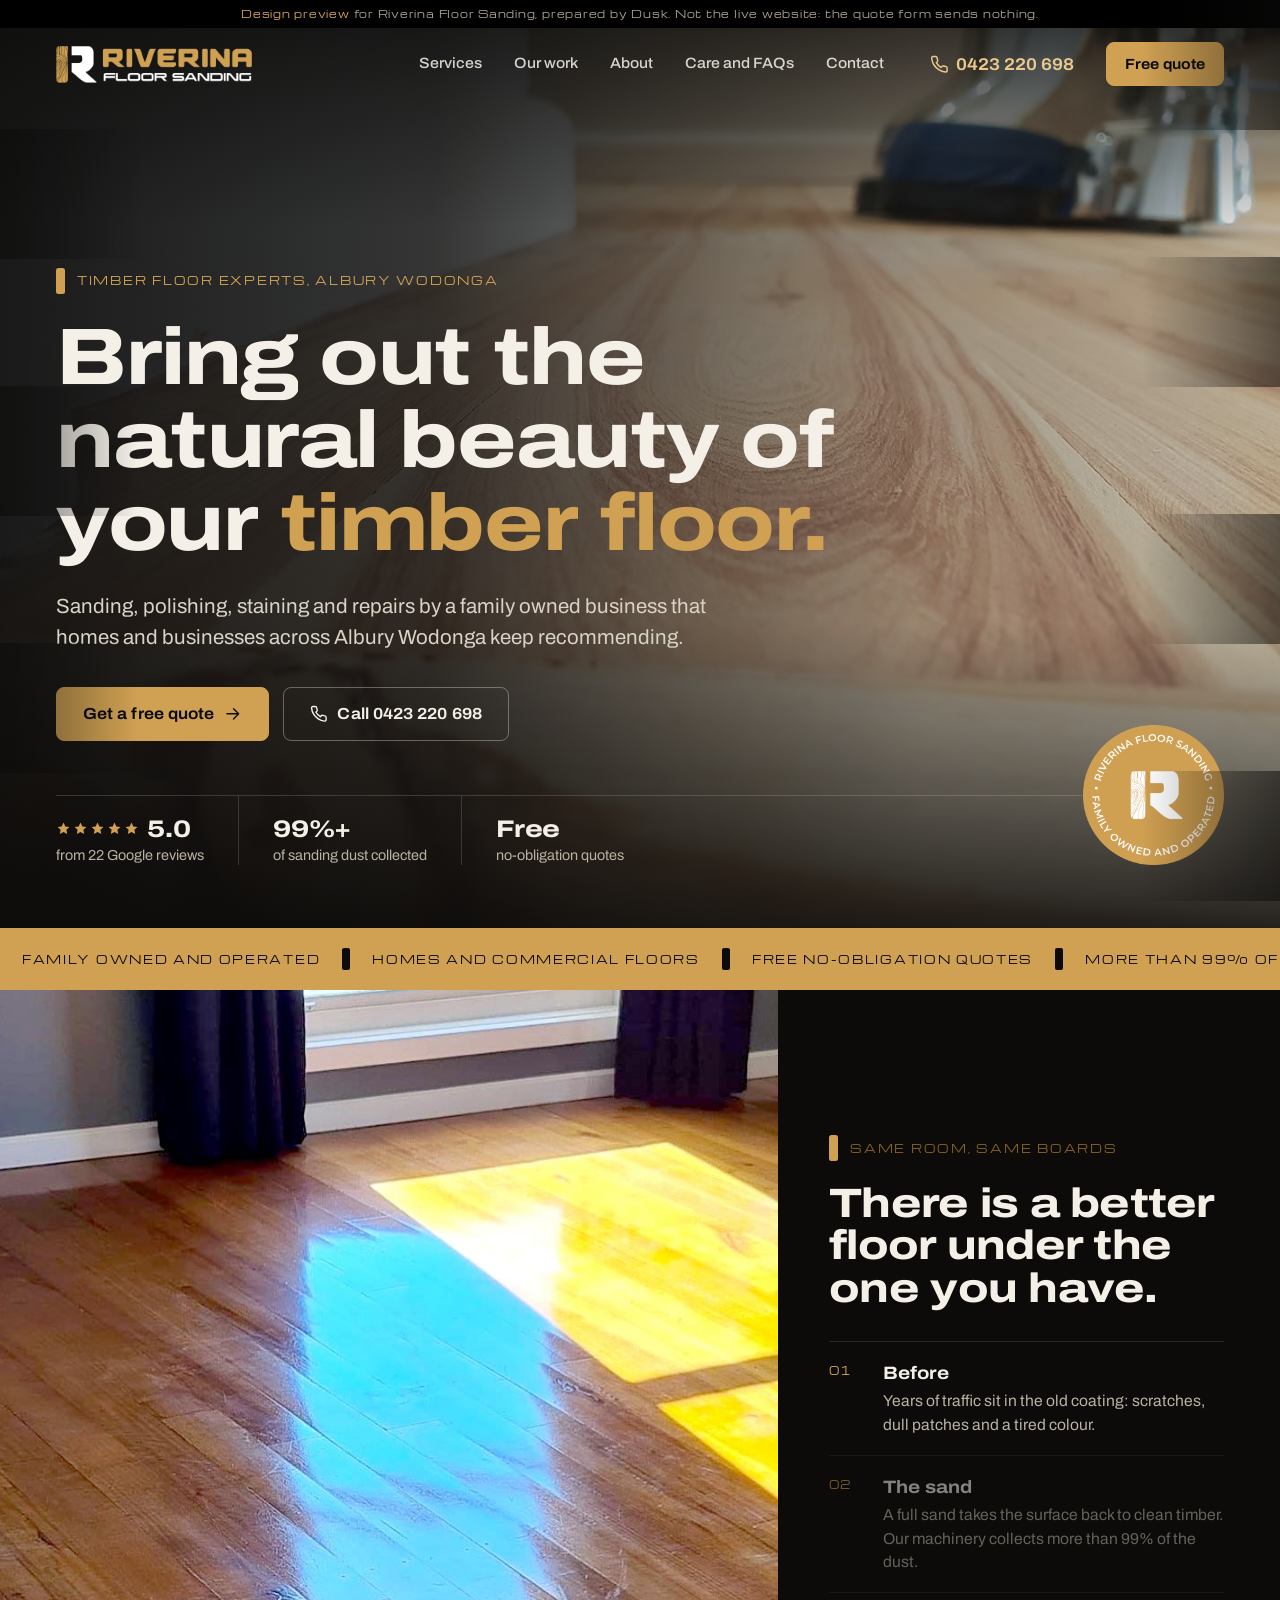
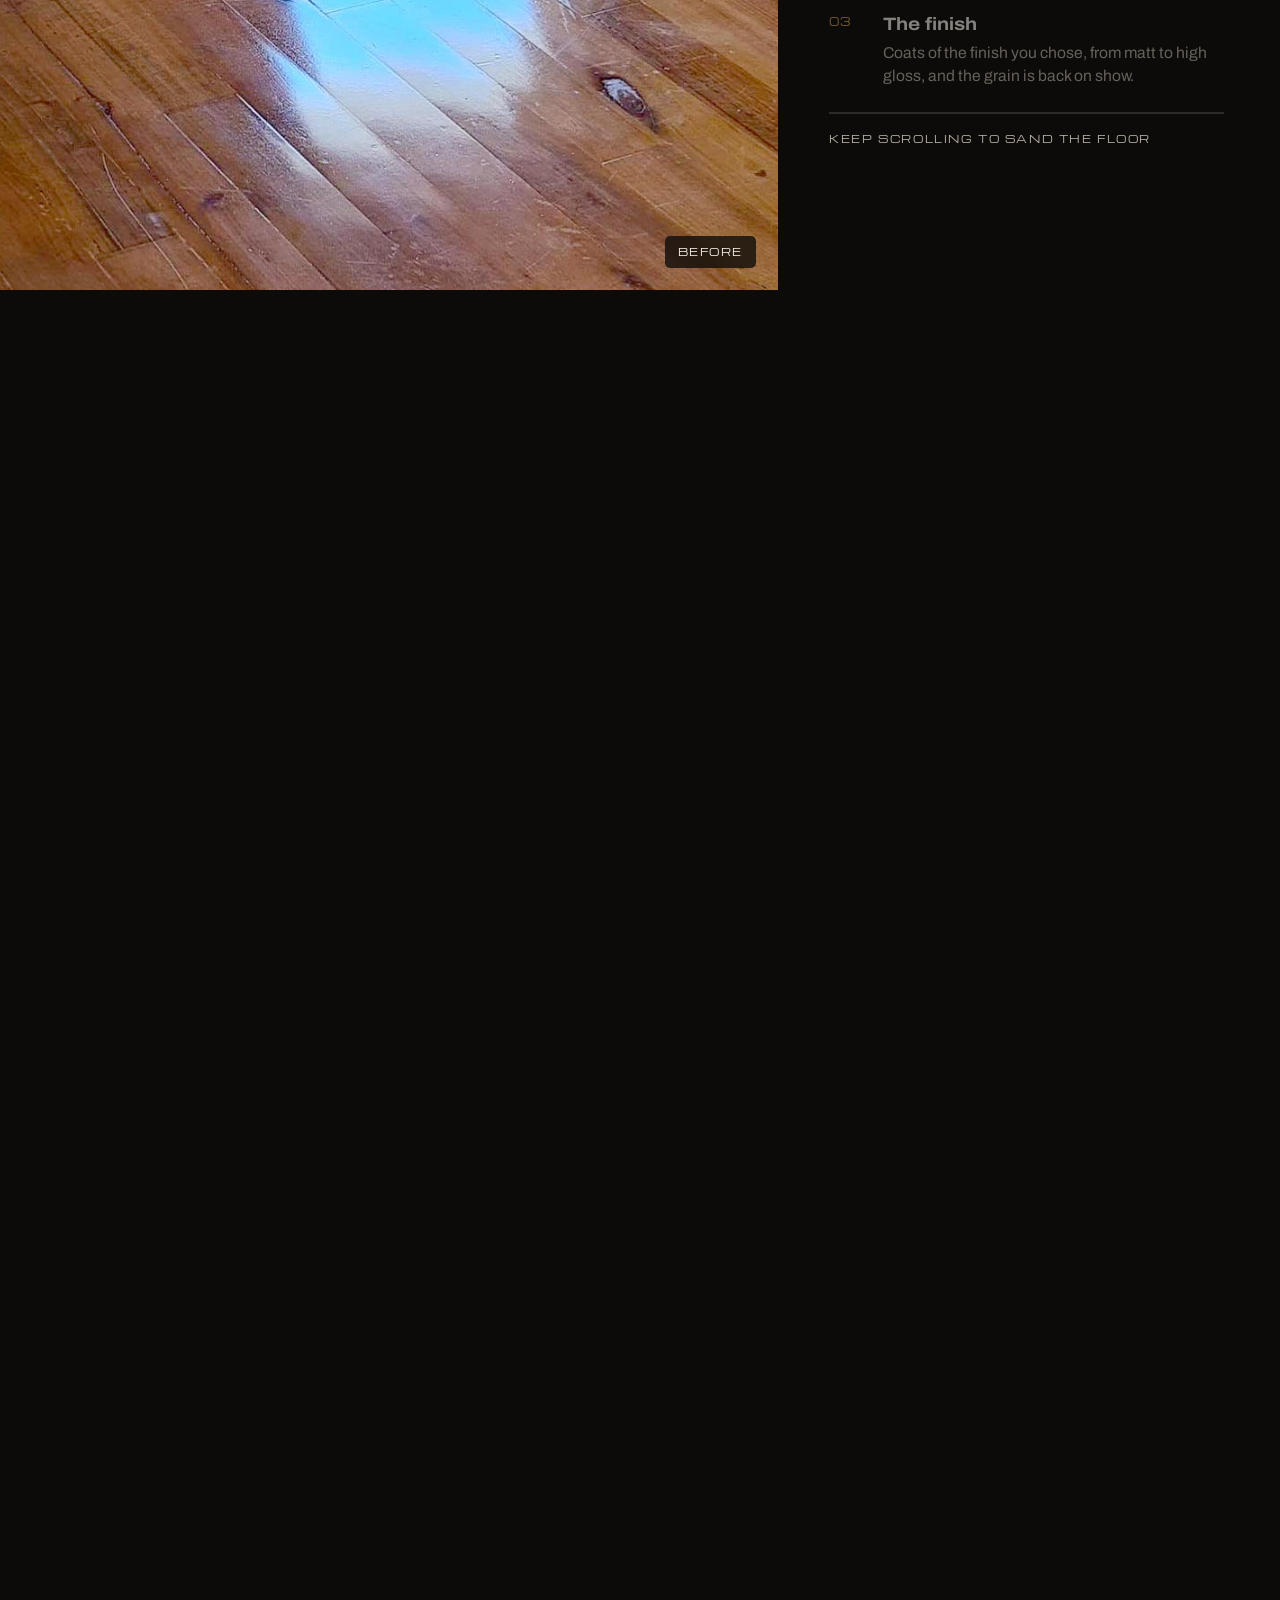
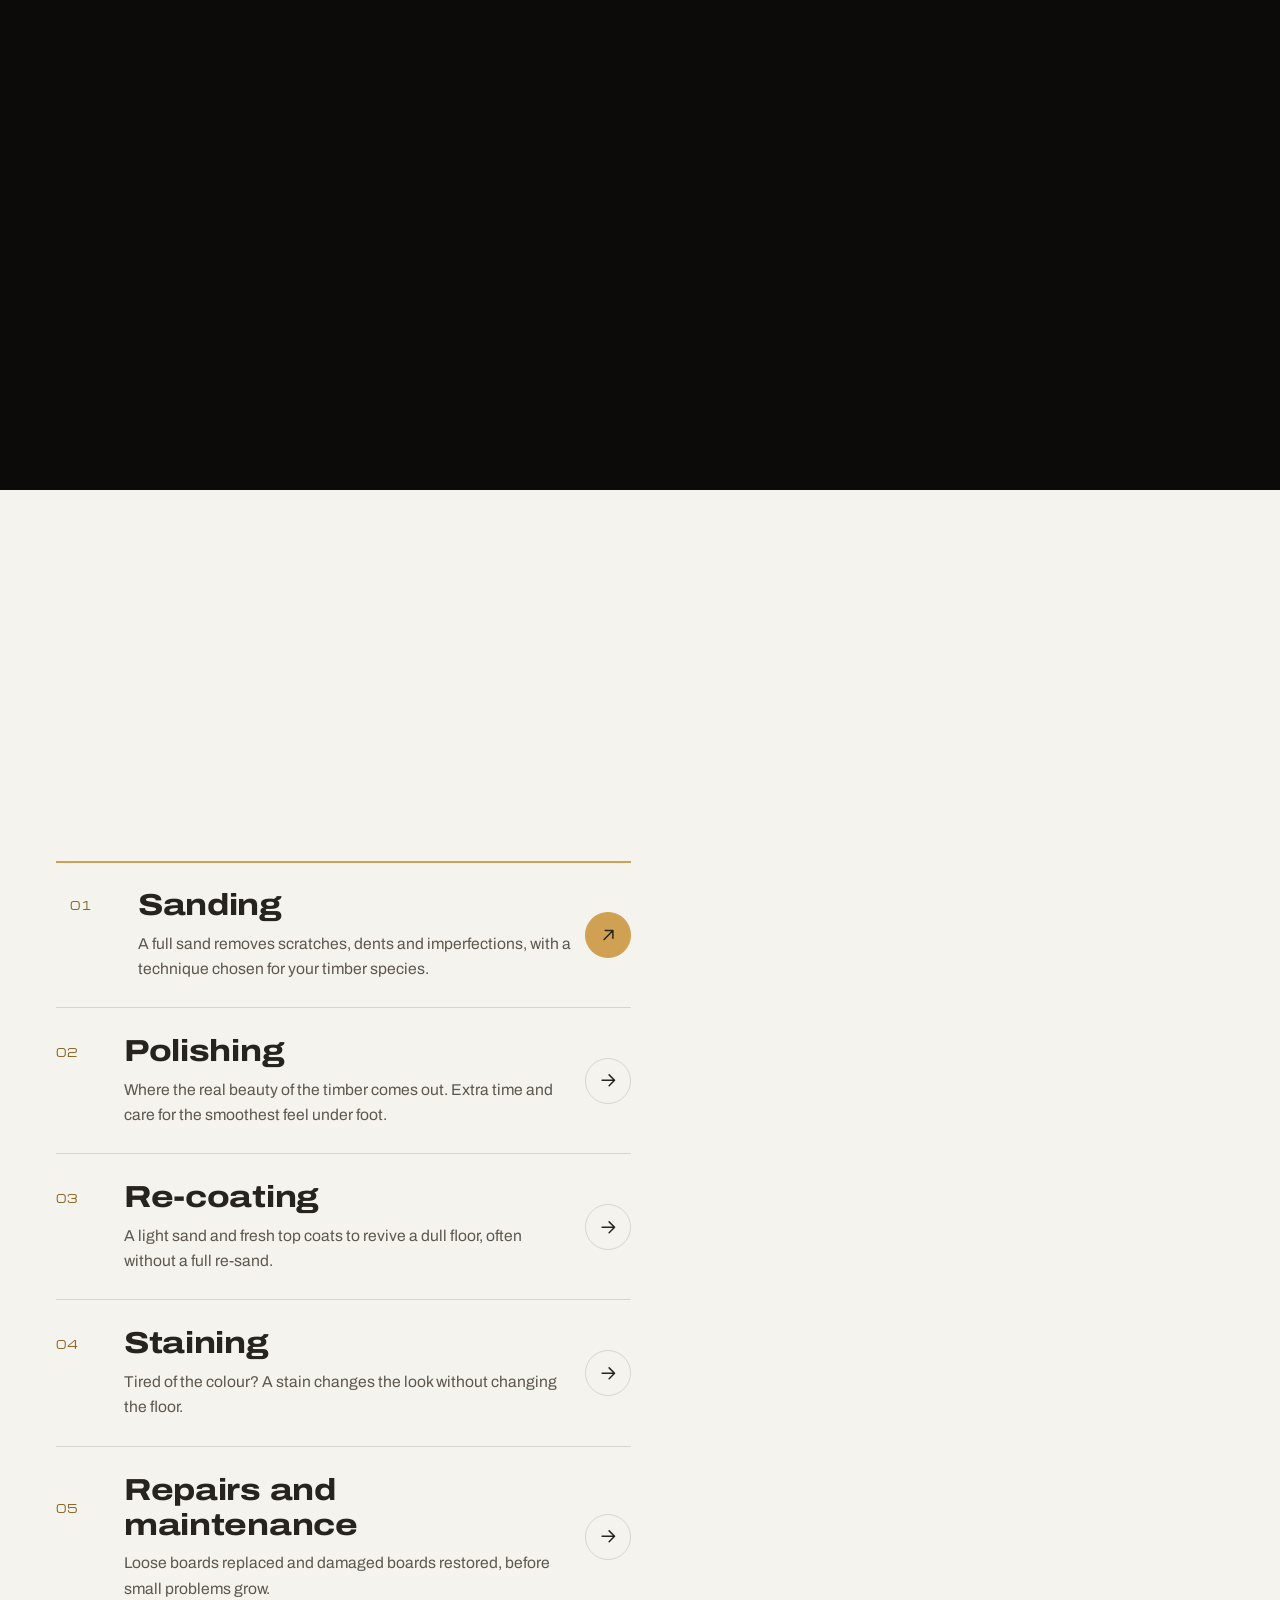
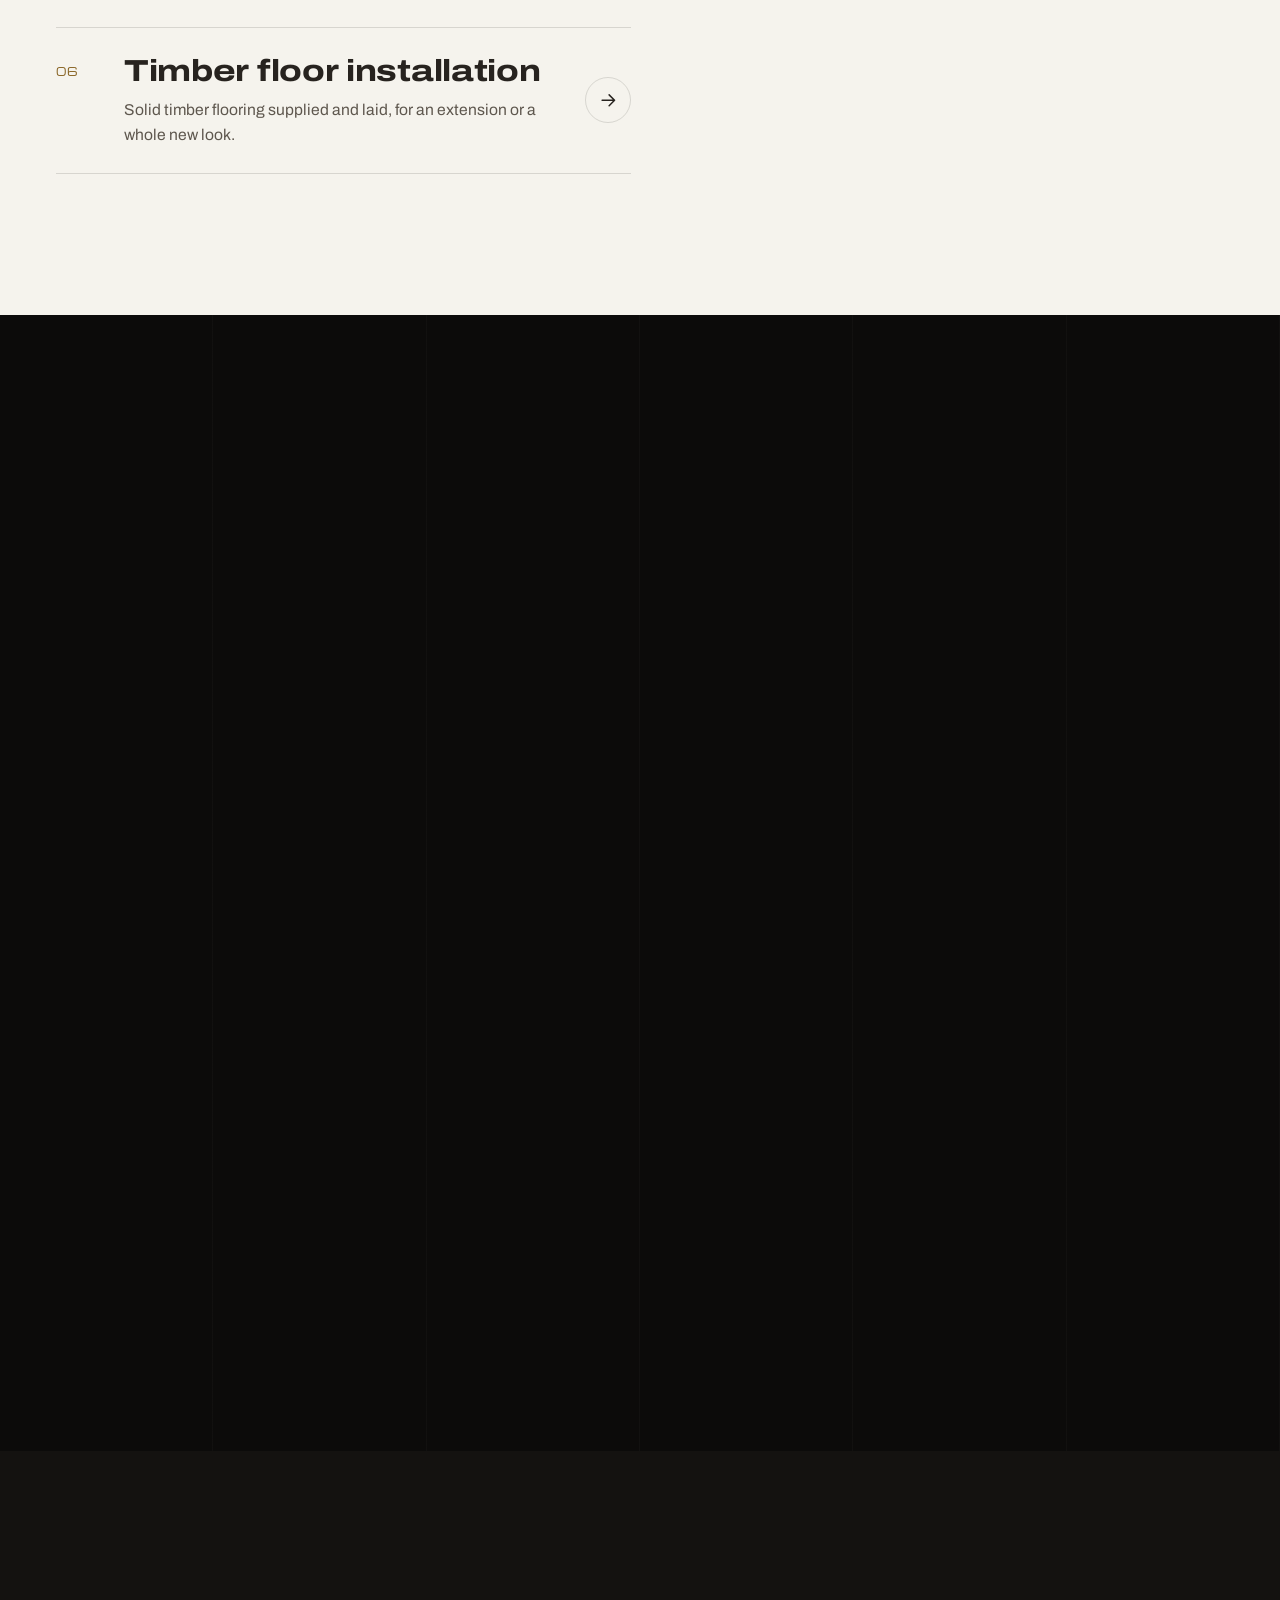
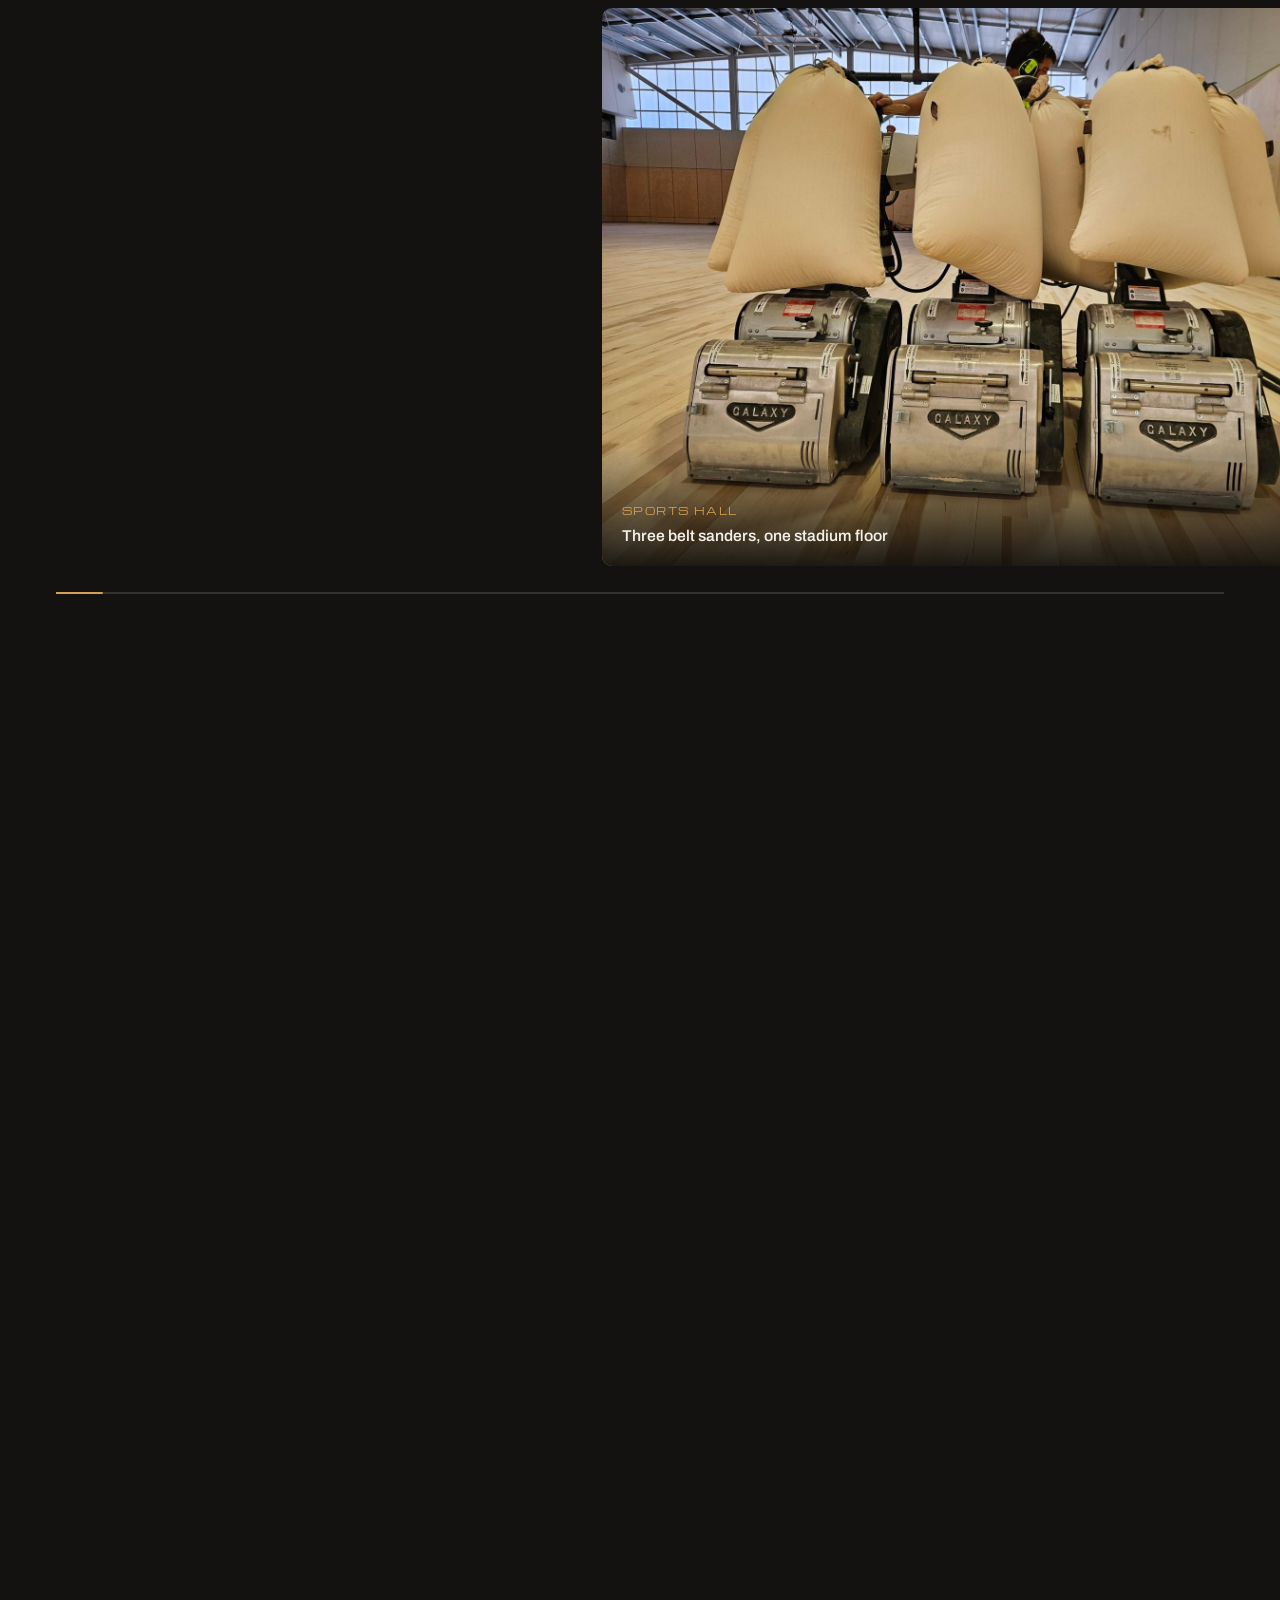
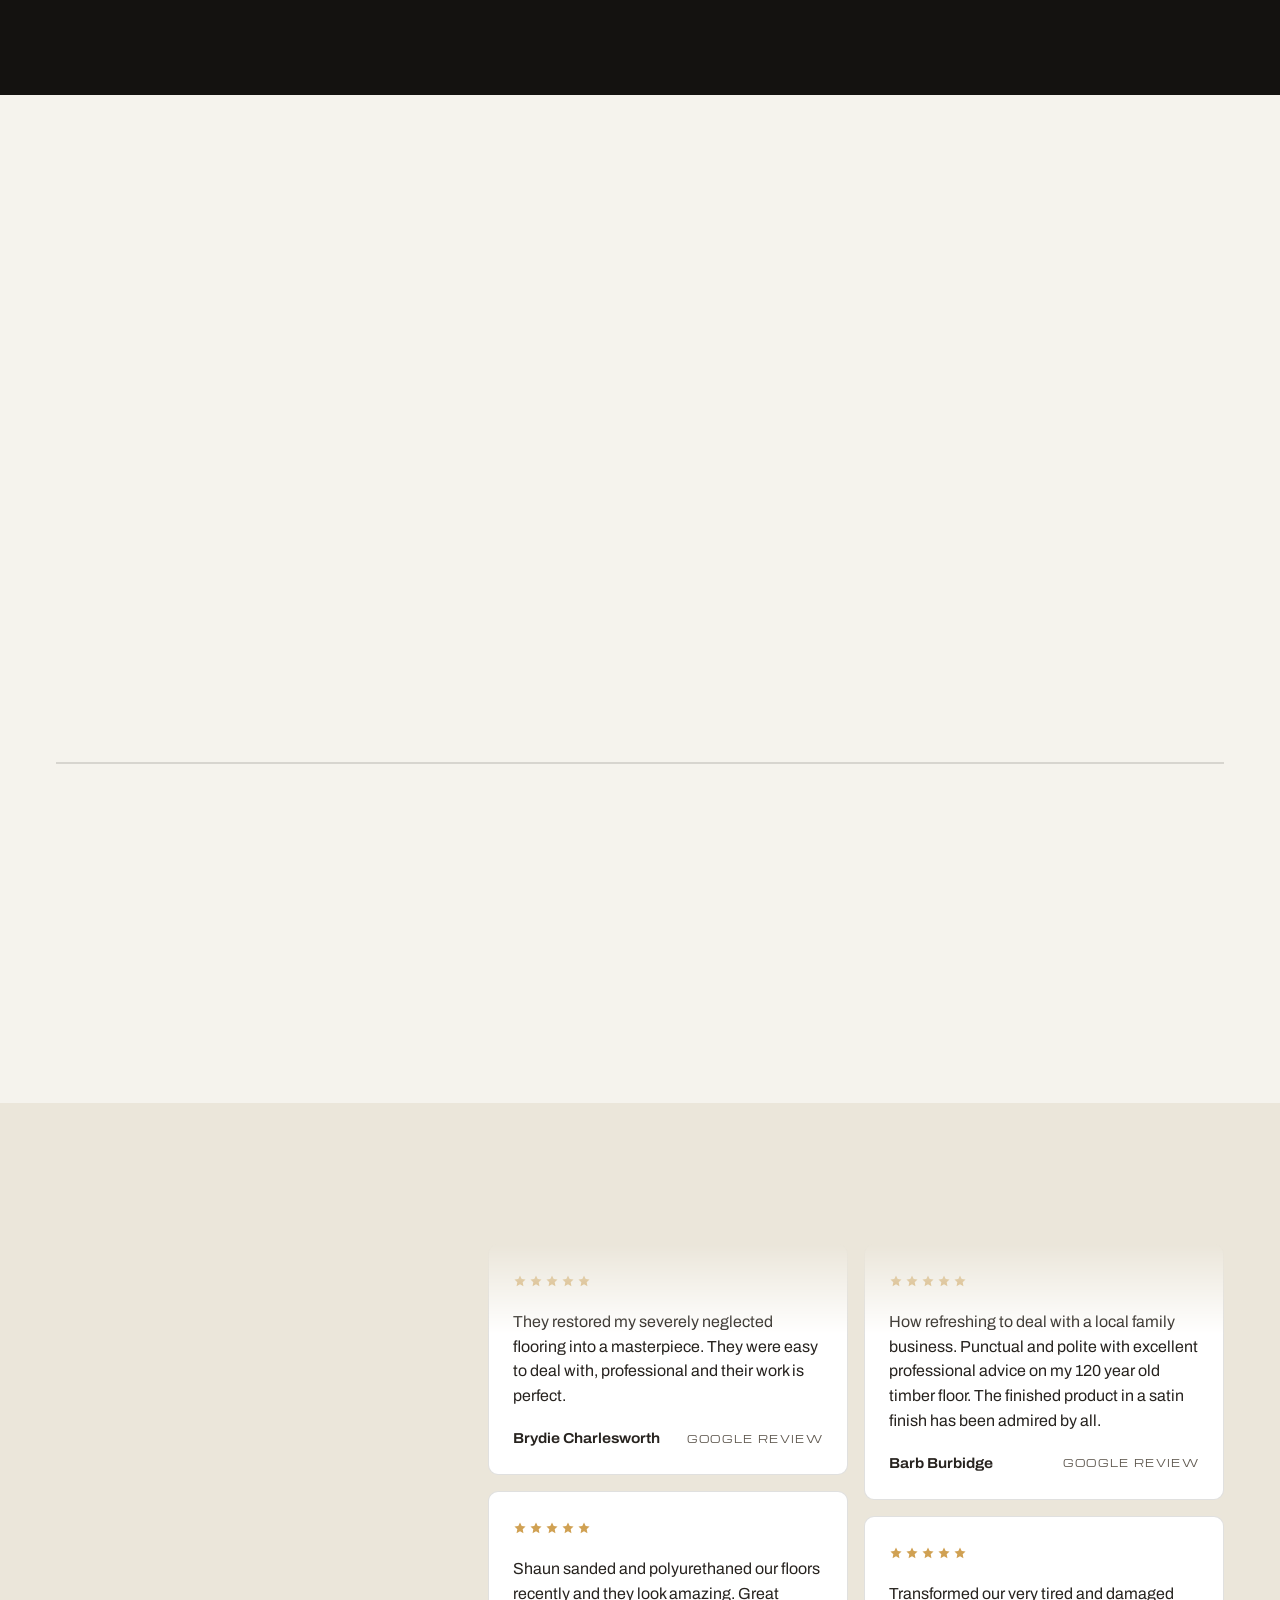
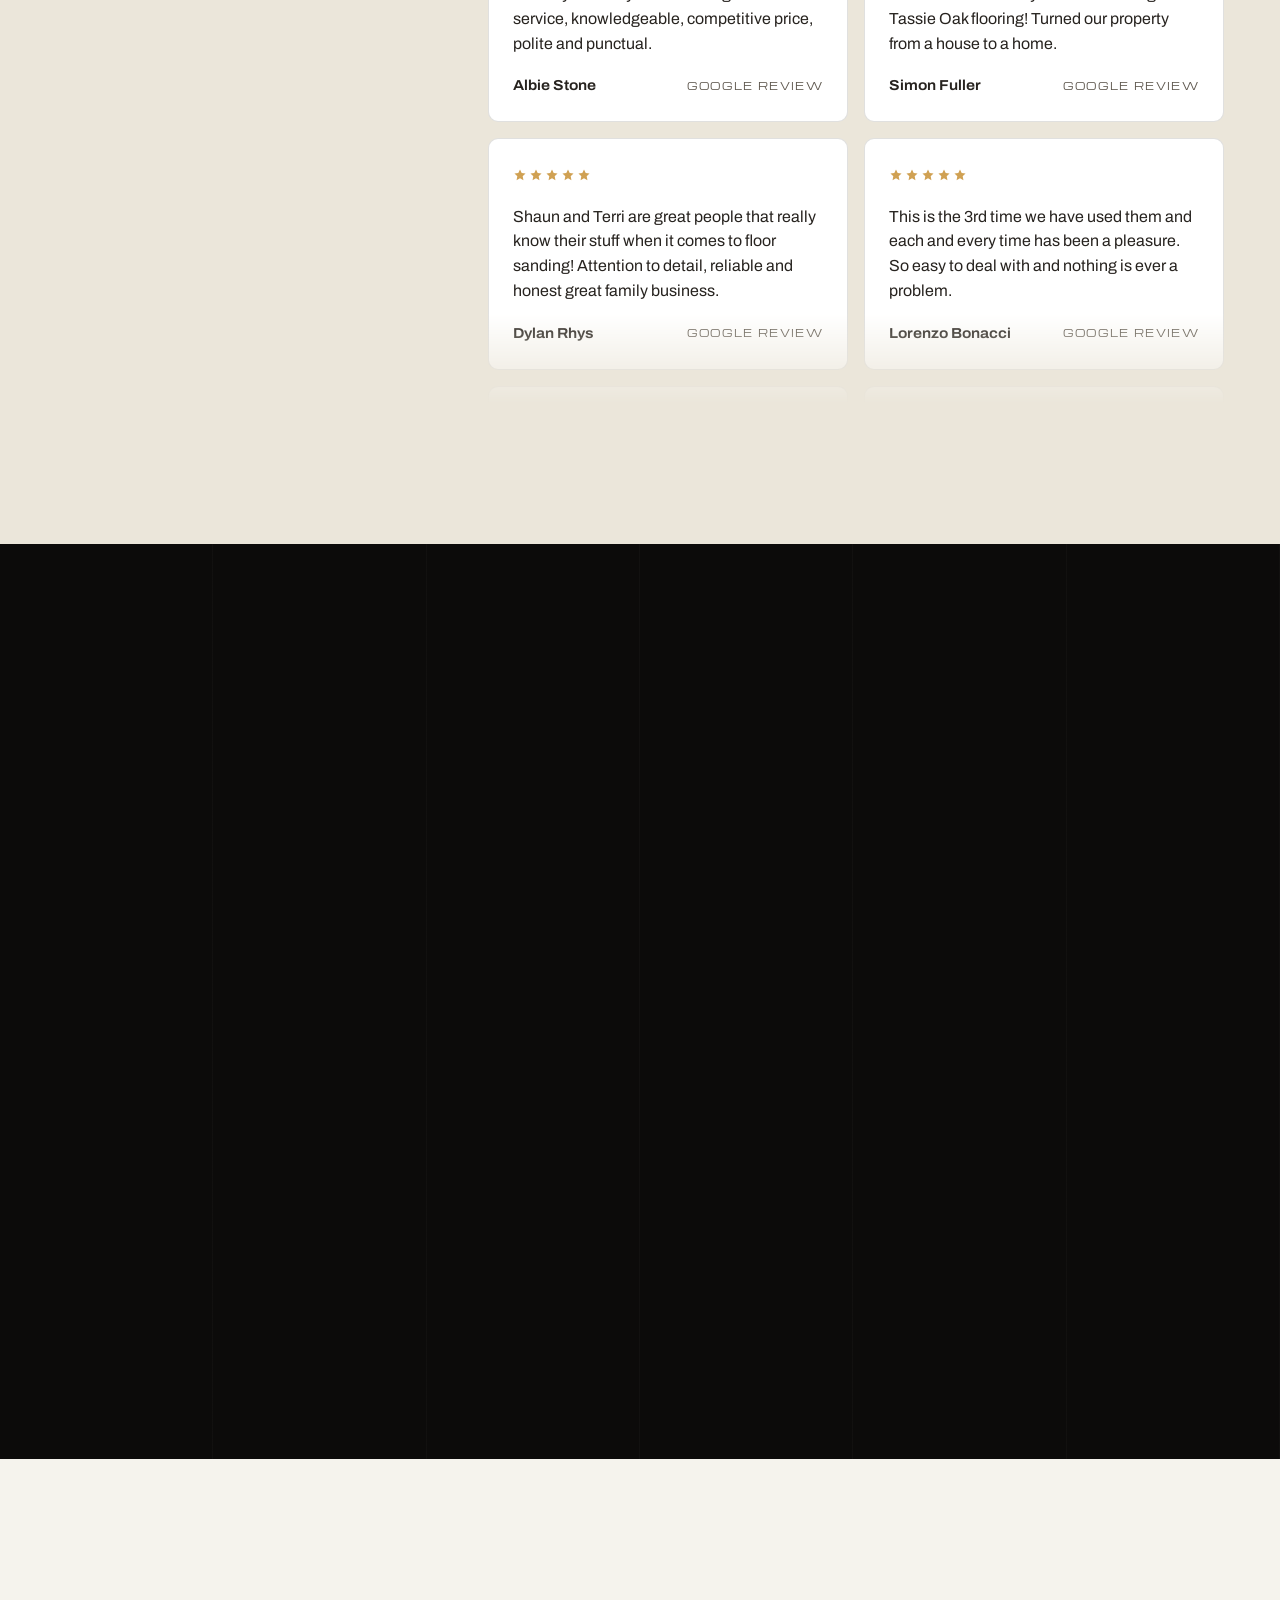
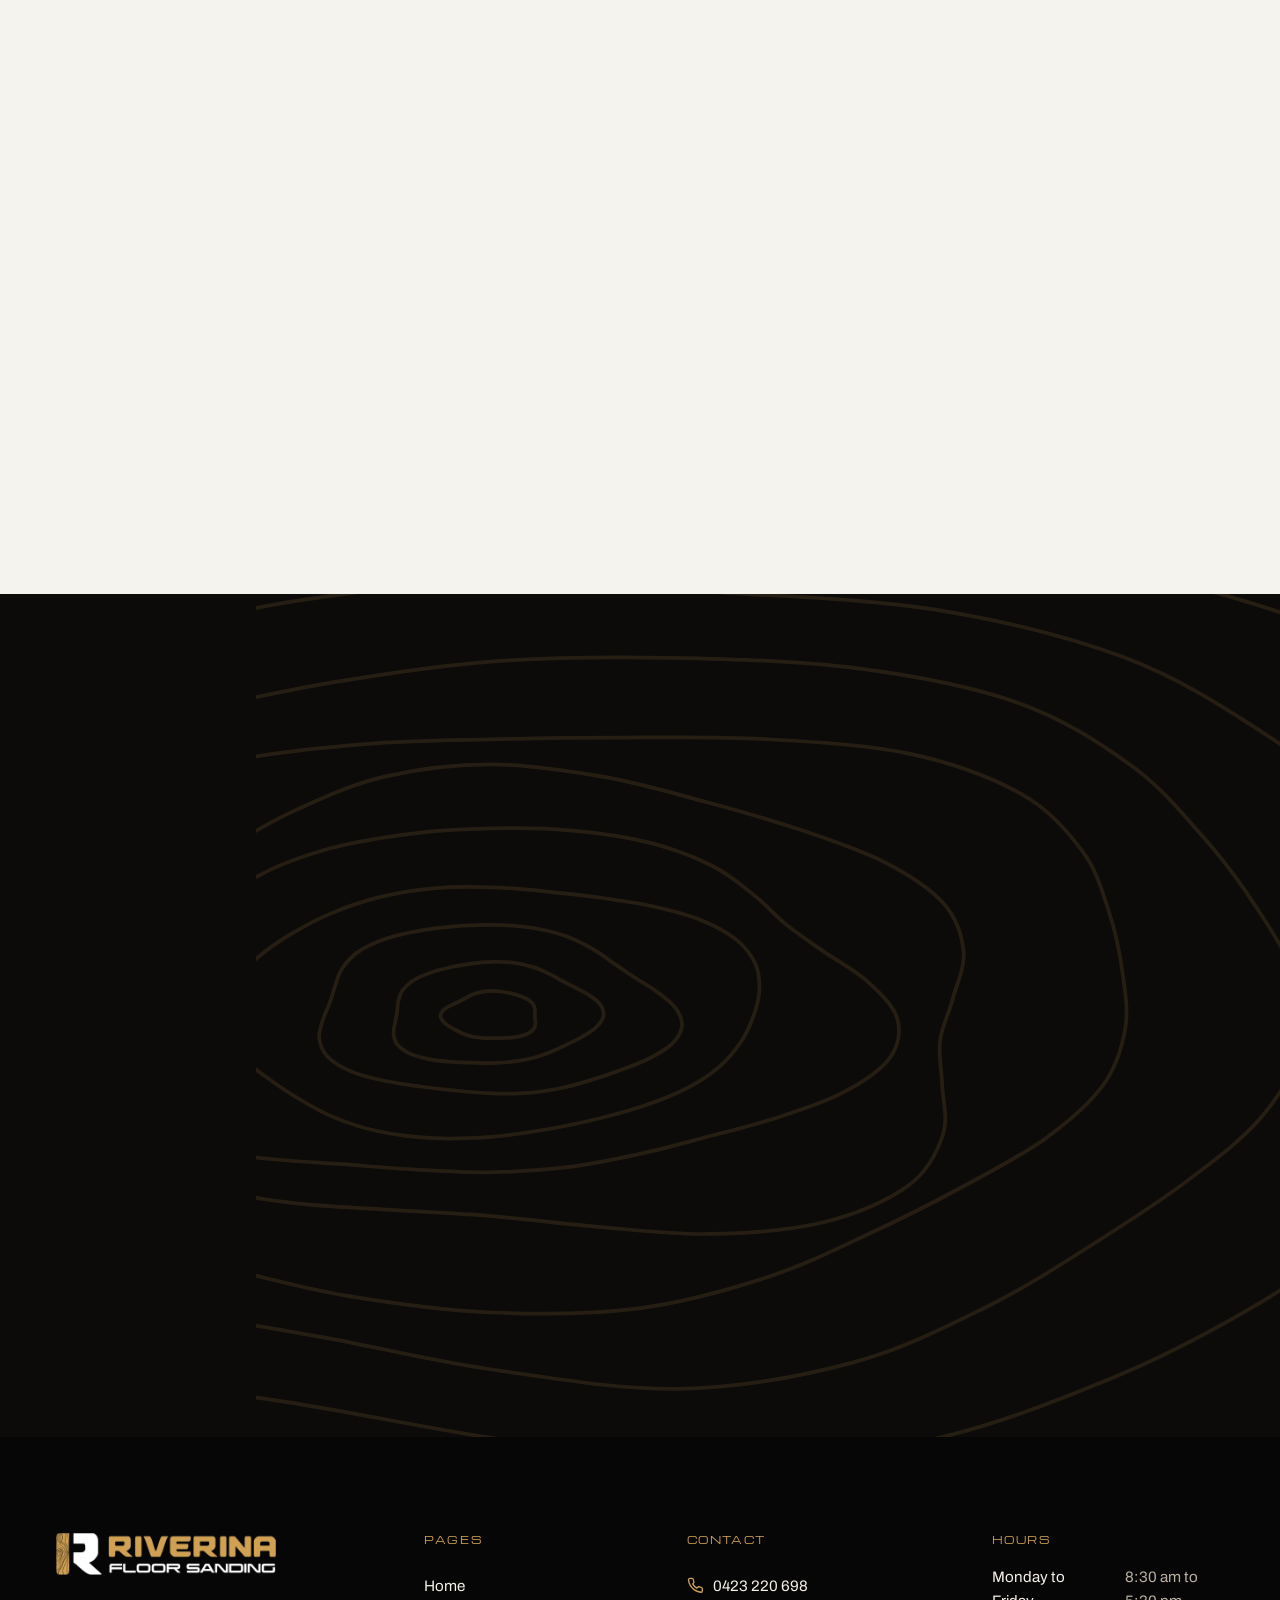
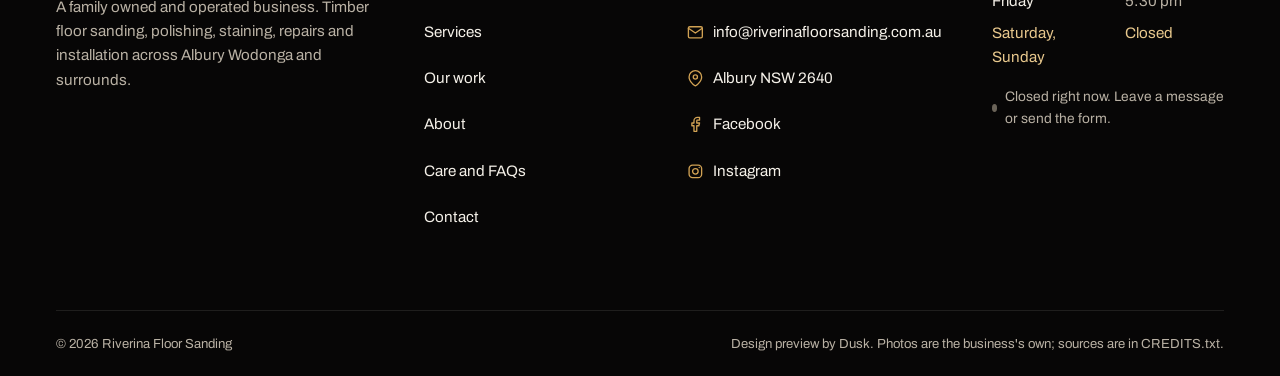
<file: index.html>
<!doctype html>
<html lang="en-AU">
<head>
<meta charset="utf-8">
<meta name="viewport" content="width=device-width, initial-scale=1, viewport-fit=cover">
<title>Riverina Floor Sanding | Timber floor sanding and polishing, Albury Wodonga</title>
<meta name="description" content="Family owned timber floor sanding, polishing, staining, repairs and installation across Albury Wodonga and surrounds. 5.0 on Google from 22 reviews. Free quotes: 0423 220 698.">
<meta name="robots" content="noindex, nofollow">
<meta name="theme-color" content="#0c0b0a">
<meta name="format-detection" content="telephone=no">
<link rel="icon" href="assets/brand/favicon.svg" type="image/svg+xml">
<link rel="apple-touch-icon" href="assets/brand/mark.png">
<link rel="preconnect" href="https://fonts.googleapis.com">
<link rel="preconnect" href="https://fonts.gstatic.com" crossorigin>
<link href="https://fonts.googleapis.com/css2?family=Archivo:wdth,wght@100..125,400..800&amp;family=Michroma&amp;display=swap" rel="stylesheet">
<link rel="stylesheet" href="assets/css/site.css?v=2">
<link rel="preload" as="image" href="assets/img/hero-grain.jpg" imagesrcset="assets/img/hero-grain-sm.jpg 900w, assets/img/hero-grain.jpg 1440w" imagesizes="100vw">
<script>
(function(){var r=document.documentElement,p=false,m=false,inside=false,t='navigate';r.classList.add('js');
try{var s=sessionStorage;m=matchMedia('(prefers-reduced-motion: reduce)').matches;if(!m)r.classList.add('motion');
var n=(performance.getEntriesByType&&performance.getEntriesByType('navigation')[0])||{};t=n.type||'navigate';
inside=!!s.getItem('rfs-nav');s.removeItem('rfs-nav');
if(!inside&&t==='navigate'&&document.referrer){try{var u=new URL(document.referrer);inside=u.origin===location.origin&&u.pathname.split('/').slice(0,-1).join('/')===location.pathname.split('/').slice(0,-1).join('/')}catch(e){}}
if(t==='back_forward')inside=true;
if(t==='reload')inside=false;
p=!m&&(!inside||/[?&]intro=1/.test(location.search));
if(/[?&]intro=0/.test(location.search))p=false;}catch(e){}
r.classList.add(p?'has-intro':'no-intro');if(p)r.classList.add('intro-lock');else if(inside&&!m&&t!=='back_forward')r.classList.add('arriving');
setTimeout(function(){if(!window.__rfs){r.classList.remove('has-intro','intro-lock','motion','arriving');r.classList.add('no-intro','ready')}},6000);
// if a newer version has been published than the copy this browser kept, load the new one once
try{var B='2';fetch('version.txt?'+Date.now(),{cache:'no-store'}).then(function(x){return x.ok?x.text():''}).then(function(t){t=(t||'').trim();
if(/^\d+$/.test(t)&&t!==B&&!new RegExp('[?&]r='+t+'(&|$)').test(location.search)){location.replace(location.pathname+'?r='+t+location.hash)}}).catch(function(){})}catch(e){}
})();
</script>
</head>
<body class="page-home">
<a class="skip" href="#main">Skip to content</a>
<svg class="sr" aria-hidden="true" focusable="false" width="0" height="0"><defs>
<symbol id="i-phone" viewBox="0 0 24 24"><path d="M22 16.92v3a2 2 0 0 1-2.18 2 19.79 19.79 0 0 1-8.63-3.07 19.5 19.5 0 0 1-6-6 19.79 19.79 0 0 1-3.07-8.67A2 2 0 0 1 4.11 2h3a2 2 0 0 1 2 1.72 12.84 12.84 0 0 0 .7 2.81 2 2 0 0 1-.45 2.11L8.09 9.91a16 16 0 0 0 6 6l1.27-1.27a2 2 0 0 1 2.11-.45 12.84 12.84 0 0 0 2.81.7A2 2 0 0 1 22 16.92z"/></symbol>
<symbol id="i-go" viewBox="0 0 24 24"><path d="M4 12h16M13 5l7 7-7 7"/></symbol>
<symbol id="i-left" viewBox="0 0 24 24"><path d="M20 12H4M11 5l-7 7 7 7"/></symbol>
<symbol id="i-check" viewBox="0 0 24 24"><path d="M20 6L9 17l-5-5"/></symbol>
<symbol id="i-x" viewBox="0 0 24 24"><path d="M18 6L6 18M6 6l12 12"/></symbol>
<symbol id="i-star" viewBox="0 0 24 24"><path d="M12 2.5l2.9 6.2 6.6.8-4.9 4.6 1.3 6.7L12 17.5l-5.9 3.3 1.3-6.7-4.9-4.6 6.6-.8z"/></symbol>
<symbol id="i-mail" viewBox="0 0 24 24"><path d="M4 4h16a2 2 0 0 1 2 2v12a2 2 0 0 1-2 2H4a2 2 0 0 1-2-2V6a2 2 0 0 1 2-2z"/><path d="M22 6l-10 7L2 6"/></symbol>
<symbol id="i-pin" viewBox="0 0 24 24"><path d="M21 10c0 7-9 13-9 13s-9-6-9-13a9 9 0 0 1 18 0z"/><circle cx="12" cy="10" r="3"/></symbol>
<symbol id="i-clock" viewBox="0 0 24 24"><circle cx="12" cy="12" r="9"/><path d="M12 7v5l3 2"/></symbol>
<symbol id="i-fb" viewBox="0 0 24 24"><path d="M18 2h-3a5 5 0 0 0-5 5v3H7v4h3v8h4v-8h3l1-4h-4V7a1 1 0 0 1 1-1h3z"/></symbol>
<symbol id="i-ig" viewBox="0 0 24 24"><rect x="3" y="3" width="18" height="18" rx="5"/><circle cx="12" cy="12" r="4"/><path d="M17.5 6.5h.01"/></symbol>
<symbol id="i-play" viewBox="0 0 24 24"><path d="M7 4l13 8-13 8z"/></symbol>
<symbol id="i-pause" viewBox="0 0 24 24"><path d="M6 4h4v16H6zM14 4h4v16h-4z"/></symbol>
</defs></svg>
<div class="intro" id="intro" aria-hidden="true">
  <div class="intro-rows"><i style="--i:0"></i><i style="--i:1"></i><i style="--i:2"></i><i style="--i:3"></i><i style="--i:4"></i><i style="--i:5"></i><i style="--i:6"></i></div>
  <div class="intro-c">
    <svg class="intro-mark" viewBox="0 0 512 512" focusable="false"><defs><clipPath id="pk"><rect x="17" y="32" width="138" height="446" rx="17"/></clipPath></defs>
      <rect class="im-plank" x="17" y="32" width="138" height="446" rx="17"/>
      <g class="im-grain" clip-path="url(#pk)"><path pathLength="1" style="--i:0" d="M48.5 256C48.5 256.6 48.4 257.2 48.4 257.7C48.3 258.3 48.2 258.9 48 259.4C47.9 260 47.7 260.5 47.5 261C47.3 261.5 47.1 262 46.9 262.5C46.7 262.9 46.5 263.4 46.3 263.9C46.1 264.3 45.9 264.8 45.7 265.3C45.4 265.7 45.2 266.2 44.9 266.6C44.6 267 44.3 267.4 44 267.6C43.7 267.9 43.3 268.1 43 268.1C42.7 268.2 42.3 268.2 42 268C41.7 267.9 41.3 267.7 41 267.4C40.8 267.1 40.5 266.8 40.2 266.5C40 266.1 39.8 265.8 39.5 265.5C39.3 265.1 39.1 264.8 38.9 264.5C38.6 264.2 38.4 263.9 38.2 263.6C38 263.3 37.7 262.9 37.5 262.5C37.3 262.1 37.1 261.7 37 261.2C36.8 260.7 36.7 260.2 36.6 259.6C36.5 259 36.5 258.4 36.5 257.8C36.5 257.2 36.5 256.6 36.5 256C36.6 255.4 36.6 254.8 36.7 254.2C36.8 253.6 36.9 253 37 252.4C37.2 251.8 37.3 251.2 37.5 250.7C37.7 250.1 37.8 249.5 38.1 249.1C38.3 248.6 38.6 248.1 38.9 247.8C39.1 247.4 39.4 247.1 39.8 246.8C40.1 246.6 40.4 246.4 40.7 246.3C41 246.1 41.3 246 41.6 245.9C41.9 245.8 42.2 245.7 42.5 245.6C42.8 245.5 43.1 245.4 43.4 245.2C43.7 245.1 44 245 44.3 244.9C44.6 244.8 45 244.7 45.3 244.8C45.6 244.8 46 244.9 46.3 245.1C46.6 245.4 46.8 245.7 47.1 246.1C47.3 246.5 47.5 247 47.7 247.5C47.8 248 48 248.6 48.1 249.1C48.2 249.7 48.2 250.3 48.3 250.9C48.4 251.4 48.4 252 48.5 252.6C48.5 253.1 48.5 253.7 48.5 254.3C48.6 254.8 48.6 255.4 48.5 256Z"/><path pathLength="1" style="--i:1" d="M56 256C55.6 257.7 55.2 259.3 54.8 260.8C54.5 262.3 54.1 263.8 53.7 265.2C53.4 266.7 53 268.1 52.7 269.5C52.3 271 51.9 272.4 51.5 273.7C51 275 50.5 276.3 50 277.4C49.5 278.5 48.9 279.4 48.3 280.3C47.7 281.1 47.1 281.8 46.4 282.4C45.8 283.1 45.2 283.6 44.6 284.2C43.9 284.8 43.3 285.4 42.7 286C42 286.6 41.3 287.3 40.6 287.8C40 288.3 39.2 288.9 38.5 289.1C37.7 289.3 36.9 289.3 36.2 289C35.5 288.7 34.8 288 34.2 287C33.6 286 33.1 284.6 32.7 283.1C32.3 281.7 32 279.9 31.8 278.2C31.6 276.5 31.6 274.7 31.5 273.2C31.4 271.6 31.4 270.1 31.3 268.6C31.2 267.2 31.1 265.9 30.9 264.6C30.8 263.2 30.6 261.9 30.4 260.5C30.3 259.1 30.1 257.6 30 256C29.9 254.4 29.9 252.7 30 251C30.1 249.4 30.3 247.6 30.6 246C30.9 244.3 31.4 242.7 31.8 241.2C32.3 239.7 32.9 238.3 33.4 237C34 235.7 34.6 234.4 35.2 233.2C35.8 232 36.4 230.9 37 229.8C37.6 228.7 38.3 227.7 39 226.8C39.7 226 40.4 225.3 41.1 224.8C41.8 224.4 42.6 224.2 43.3 224.3C44 224.4 44.7 224.9 45.4 225.4C46 225.9 46.6 226.7 47.1 227.4C47.7 228.1 48.1 229 48.6 229.7C49.1 230.3 49.6 230.9 50.1 231.4C50.7 231.9 51.2 232.2 51.8 232.6C52.4 233.1 53.1 233.4 53.7 234.1C54.3 234.7 55 235.4 55.5 236.5C56.1 237.5 56.5 238.8 56.8 240.3C57.1 241.8 57.3 243.5 57.3 245.3C57.3 247 57.1 249 56.9 250.7C56.7 252.5 56.3 254.3 56 256Z"/><path pathLength="1" style="--i:2" d="M64.8 256C65 259.4 65.1 263.3 64.9 266.9C64.7 270.6 64.4 274.5 63.9 278C63.3 281.4 62.5 284.8 61.7 287.7C60.9 290.6 59.8 293.1 58.8 295.3C57.8 297.5 56.7 299.3 55.6 301C54.6 302.7 53.6 304.2 52.6 305.7C51.6 307.2 50.7 308.8 49.7 310.2C48.7 311.6 47.8 313.1 46.8 314.2C45.8 315.3 44.7 316.4 43.6 317C42.5 317.6 41.4 317.8 40.3 317.7C39.2 317.6 38.1 317.1 37 316.4C35.9 315.7 34.8 314.7 33.8 313.8C32.7 312.8 31.7 311.8 30.6 310.7C29.5 309.7 28.4 308.7 27.3 307.5C26.1 306.3 24.9 305 23.8 303.3C22.7 301.6 21.6 299.6 20.6 297.1C19.7 294.6 18.9 291.5 18.4 288.3C17.9 285 17.6 281.2 17.7 277.6C17.7 273.9 18.2 269.9 18.7 266.3C19.2 262.7 20 259.2 20.8 256C21.5 252.8 22.4 249.9 23.2 247C23.9 244 24.6 241.4 25.2 238.5C25.8 235.7 26.3 232.8 26.9 229.8C27.4 226.7 27.9 223.5 28.5 220.3C29.2 217.1 29.8 213.7 30.6 210.8C31.4 207.8 32.2 204.9 33.2 202.5C34.1 200.1 35.2 198.1 36.3 196.5C37.4 194.9 38.6 193.8 39.7 192.8C40.9 191.9 42.1 191.4 43.2 191C44.4 190.5 45.6 190.2 46.8 190.1C48 190 49.2 190 50.4 190.4C51.6 190.8 52.8 191.3 53.9 192.4C55 193.5 56.2 195.1 57.1 197C58 199 58.9 201.6 59.5 204.3C60.1 206.9 60.5 210.1 60.8 213.1C61.2 216 61.3 219.2 61.4 222.1C61.6 225 61.7 227.7 61.9 230.4C62.1 233 62.4 235.5 62.7 238.1C63.1 240.8 63.5 243.4 63.9 246.4C64.2 249.4 64.6 252.6 64.8 256Z"/><path pathLength="1" style="--i:3" d="M75.3 256C74.9 262.1 74.4 268.6 73.8 274.7C73.2 280.9 72.6 287.2 71.8 292.8C71 298.5 70.2 303.9 69.2 308.9C68.2 313.8 67.2 318.2 66 322.4C64.9 326.6 63.7 330.3 62.4 333.9C61.2 337.6 59.9 341 58.5 344.2C57.2 347.5 55.8 350.7 54.3 353.4C52.8 356.1 51.2 358.6 49.6 360.5C47.9 362.4 46.2 363.9 44.5 364.7C42.8 365.6 41.1 365.7 39.4 365.6C37.8 365.4 36.1 364.6 34.5 363.6C32.8 362.7 31.3 361.4 29.6 359.9C28 358.5 26.4 357 24.8 355.1C23.2 353.2 21.5 351.2 19.9 348.6C18.3 346 16.7 343.1 15.1 339.4C13.6 335.7 12.1 331.3 10.8 326.5C9.5 321.6 8.3 315.9 7.5 310.1C6.7 304.4 6.1 297.9 6 291.8C5.9 285.7 6.2 279.4 6.8 273.4C7.3 267.4 8.3 261.6 9.3 256C10.2 250.4 11.4 245.1 12.5 239.6C13.5 234.2 14.7 228.9 15.7 223.5C16.7 218.1 17.7 212.5 18.6 207C19.6 201.5 20.4 195.8 21.3 190.5C22.1 185.2 22.9 179.9 23.8 175.3C24.8 170.6 25.8 166.3 26.9 162.7C28 159.1 29.3 156 30.7 153.4C32 150.8 33.5 148.8 35 147.1C36.6 145.4 38.2 144.1 39.8 143.1C41.4 142.1 43.1 141.3 44.9 141.2C46.6 141 48.4 141.1 50.3 142C52.1 142.9 54 144.3 55.9 146.5C57.7 148.7 59.6 151.7 61.3 155.1C63 158.6 64.7 162.8 66.2 167.1C67.6 171.3 68.9 176.1 69.9 180.7C71 185.3 71.8 190 72.6 194.6C73.3 199.2 73.9 203.6 74.4 208.3C74.9 212.9 75.3 217.5 75.6 222.5C75.8 227.5 76 232.7 75.9 238.3C75.9 243.9 75.6 249.9 75.3 256Z"/><path pathLength="1" style="--i:4" d="M90.6 256C90 266.3 89.1 277.9 88.3 288.2C87.5 298.5 87.2 308.8 86.1 317.7C85 326.6 83.4 334.5 81.7 341.6C80 348.6 77.7 354.4 75.6 360.2C73.6 366 71.4 371 69.3 376.4C67.3 381.8 65.2 387.3 63.2 392.5C61.3 397.8 59.3 403.4 57.4 407.9C55.4 412.4 53.4 416.8 51.4 419.7C49.3 422.6 47.1 424.5 44.9 425.4C42.6 426.4 40.2 425.8 37.9 425.3C35.6 424.7 33.3 423.2 31 422.2C28.7 421.2 26.5 420.1 24.1 419.2C21.7 418.4 19.3 418.1 16.7 416.9C14.1 415.7 11.3 414.8 8.7 411.9C6.1 408.9 3.3 405.2 1.1 399.4C-1 393.6 -2.7 385.8 -4 377C-5.3 368.2 -6 357.1 -6.7 346.5C-7.4 335.8 -8.2 323.9 -8.1 313.2C-8.1 302.5 -7.5 291.9 -6.4 282.4C-5.3 272.8 -3.1 264.4 -1.4 256C0.4 247.6 2.6 240.2 4.2 232C5.8 223.8 7.4 215.8 8.4 206.9C9.4 198 9.8 188.3 10.1 178.7C10.3 169.1 9.6 158.6 9.8 149.3C10 140 10.2 130.6 11.3 122.7C12.4 114.9 14.3 108 16.3 102.2C18.3 96.5 20.8 92.2 23.2 88.2C25.6 84.2 28.2 81.3 30.7 78.5C33.1 75.6 35.6 73.1 38.1 71.1C40.7 69.1 43.2 67 45.7 66.5C48.3 65.9 50.9 65.9 53.3 67.8C55.8 69.7 58.2 73.1 60.3 78C62.4 82.9 64.1 89.9 65.8 97.2C67.6 104.5 69 113.5 70.7 121.6C72.3 129.7 74 138.3 75.6 145.7C77.3 153.1 78.9 159.8 80.5 166.1C82.1 172.4 83.8 177.6 85.4 183.6C87 189.6 88.9 195.2 90.1 202.3C91.2 209.4 92.1 217.3 92.2 226.2C92.3 235.2 91.3 245.7 90.6 256Z"/><path pathLength="1" style="--i:5" d="M93.7 256C92.4 269.3 92.2 282.4 93 296.3C93.8 310.3 97.4 324.7 98.5 339.7C99.6 354.8 99.6 371.1 99.5 386.5C99.4 402 98.3 418.6 97.8 432.5C97.3 446.5 98 460.1 96.7 470.2C95.3 480.3 92.6 488 89.7 493C86.8 497.9 82.7 499.3 79.1 499.9C75.6 500.4 71.9 497.8 68.6 496.4C65.3 495.1 62.1 492.4 59.1 491.7C56.1 490.9 53.5 491 50.6 491.9C47.8 492.9 45.2 495.7 42.2 497.3C39.2 498.9 36.1 501.6 32.8 501.7C29.6 501.8 26.3 501.2 22.9 497.8C19.4 494.4 16.1 488.8 12.3 481.4C8.6 474.1 4.1 464.2 0.5 453.8C-3.1 443.5 -7 431.4 -9.5 419.4C-12.1 407.4 -13 394.7 -14.8 381.9C-16.6 369.1 -18.1 356.1 -20.3 342.5C-22.6 328.9 -26.9 314.8 -28.3 300.4C-29.6 286 -30 270.7 -28.3 256C-26.6 241.3 -21.1 226.1 -18.1 212.4C-15 198.7 -12 185.4 -9.8 173.9C-7.6 162.3 -6.5 152.3 -4.7 142.8C-2.9 133.3 -1.1 125.7 0.8 117C2.7 108.3 4.9 100.3 6.8 90.6C8.8 80.9 11.3 70.2 12.7 58.7C14.1 47.2 14.5 33.7 15 21.6C15.5 9.4 14.5 -4.1 15.8 -14.1C17 -24.1 19.6 -33.4 22.5 -38.5C25.4 -43.7 29.4 -45.8 33 -44.9C36.5 -43.9 39.9 -38.9 43.8 -32.9C47.7 -26.9 51.9 -17.6 56.2 -8.8C60.4 -0.1 65.3 10.2 69.2 19.5C73.1 28.8 76.6 38 79.5 47.1C82.3 56.3 84.3 64.8 86.4 74.3C88.4 83.7 89.8 93.2 91.8 103.9C93.7 114.5 96.1 126.1 98 138.2C99.9 150.3 102.8 163.6 103.2 176.6C103.6 189.6 102.2 203.2 100.6 216.4C99.1 229.6 95 242.7 93.7 256Z"/><path pathLength="1" style="--i:6" d="M108.5 256C107.1 275.2 109.7 294.4 111.3 314.7C112.8 334.9 116.6 356 117.6 377.3C118.5 398.6 117.2 421.5 117.1 442.6C117 463.7 120.1 485.7 117 504C114 522.3 105 539.5 98.9 552.5C92.8 565.5 86 575.1 80.5 581.9C75 588.7 70.4 591.2 65.7 593.4C61.1 595.6 56.8 594.5 52.7 595.1C48.6 595.6 44.8 595.3 41 596.7C37.1 598 33.5 600.6 29.8 603.2C26 605.7 22.4 609.9 18.5 611.8C14.6 613.7 10.6 615.9 6.6 614.4C2.5 613 -2.2 609.7 -5.7 603.2C-9.2 596.8 -12.9 587.1 -14.4 575.7C-15.8 564.3 -14 549.9 -14.6 535C-15.1 520.2 -15.1 503.5 -17.7 486.7C-20.3 470 -27 452.5 -30 434.5C-33 416.5 -33.3 398 -35.7 378.7C-38.1 359.5 -42.5 339.2 -44.4 318.8C-46.4 298.3 -49.6 276.6 -47.5 256C-45.5 235.4 -35.8 214.2 -32 195.1C-28.2 175.9 -27.4 157.7 -24.7 141.1C-22 124.5 -19 109.9 -15.6 95.5C-12.3 81.2 -7 68.6 -4.8 54.7C-2.6 40.8 -2.5 27.2 -2.5 12C-2.6 -3.2 -6.5 -19.9 -5 -36.5C-3.6 -53.1 1.6 -71.8 5.9 -87.7C10.3 -103.6 16.3 -120.1 20.9 -131.9C25.5 -143.7 29.1 -153.4 33.4 -158.3C37.7 -163.2 42.4 -163.8 46.8 -161.2C51.2 -158.7 56.1 -151.3 59.9 -143.2C63.7 -135.1 67.3 -123.4 69.8 -112.6C72.3 -101.7 72.9 -89.5 75 -77.8C77 -66.2 78.6 -54.8 82.2 -42.7C85.8 -30.7 91.6 -18.8 96.6 -5.5C101.6 7.9 108.9 21.9 112.2 37.4C115.6 52.9 115.6 70 116.7 87.5C117.8 105 118.4 123.9 118.8 142.5C119.2 161.2 120.9 180.3 119.2 199.2C117.4 218.1 109.8 236.8 108.5 256Z"/><path pathLength="1" style="--i:7" d="M138.9 256C136.5 285.8 142.3 314.5 141.3 340.9C140.4 367.2 135.2 390.8 133.2 414.1C131.2 437.4 132.9 458.8 129.4 480.8C125.9 502.8 118.1 524.8 112.3 546.2C106.5 567.6 98.5 589.7 94.7 609.1C90.9 628.5 92.5 647.4 89.5 662.5C86.4 677.7 81 690 76.4 700.1C71.8 710.2 66.6 716.4 62 723.1C57.5 729.8 53 734.1 49.1 740.4C45.1 746.7 41.6 753.5 38.1 760.9C34.5 768.3 31.9 778.2 27.8 784.7C23.7 791.2 19.1 799.1 13.5 799.9C8 800.7 1.6 798.9 -5.5 789.3C-12.7 779.7 -23.6 763.4 -29.4 742.3C-35.1 721.2 -37.2 691.8 -40 662.6C-42.8 633.3 -47.4 598.2 -46.1 566.9C-44.9 535.5 -34 503.1 -32.2 474.5C-30.5 445.9 -34 420 -35.8 395.3C-37.5 370.5 -39.6 349.3 -42.8 326.1C-46 302.9 -54.5 280.8 -55.1 256C-55.7 231.2 -48.1 204.6 -46.5 177C-44.9 149.4 -45.7 119 -45.4 90.4C-45 61.7 -44.3 31.9 -44.4 5.2C-44.5 -21.5 -48.5 -46.8 -45.9 -69.6C-43.2 -92.4 -33.5 -112.4 -28.5 -131.6C-23.6 -150.9 -21.9 -168.1 -16.2 -185C-10.5 -202 -1.6 -218.6 5.5 -233.3C12.6 -248 20.4 -263 26.3 -273.2C32.2 -283.4 35.8 -292.1 41 -294.3C46.3 -296.6 53.1 -294.1 58.1 -286.7C63 -279.3 68.3 -265.1 70.6 -250.1C72.9 -235 70.2 -214.1 72.1 -196.5C74 -178.8 78.7 -159.3 81.9 -144.1C85 -128.9 87.8 -116.2 90.9 -105.2C94 -94.3 96.6 -87.6 100.5 -78.2C104.4 -68.8 108 -61.7 114.4 -48.9C120.7 -36 131.4 -21.2 138.5 -1.1C145.5 18.9 153.7 44.3 156.6 71.5C159.4 98.8 158.6 131.4 155.6 162.2C152.7 192.9 141.3 226.2 138.9 256Z"/><path pathLength="1" style="--i:8" d="M153.7 256C153.9 293.7 166.2 330.7 167.4 365.9C168.6 401.2 165.4 434.7 160.7 467.5C156 500.4 143.2 532 139.1 563.1C134.9 594.2 137.7 625.1 135.9 654.1C134.1 683.2 129.9 712 128.3 737.7C126.7 763.3 130.5 787.3 126.3 807.8C122.1 828.2 111.1 845.5 103 860.4C94.8 875.3 84.9 886.5 77.5 897C70.1 907.5 64.6 915.5 58.7 923.3C52.8 931.1 47.9 938.4 42.1 944C36.4 949.6 30.6 955.5 24.3 957C17.9 958.6 11.1 959.1 4.2 953.3C-2.7 947.4 -12.7 937.8 -17.3 921.9C-21.9 906 -20.1 883.8 -23.2 858C-26.2 832.2 -30.8 799.8 -35.4 767.1C-40 734.5 -46.3 697.4 -50.6 662.3C-54.9 627.2 -60.7 590.9 -61.4 556.4C-62.1 522 -55.1 488.8 -54.8 455.7C-54.5 422.5 -54.8 390.8 -59.4 357.5C-64 324.2 -79.9 290.9 -82.3 256C-84.8 221.1 -77.3 184.6 -74.1 148.1C-70.8 111.6 -62.4 73.4 -62.8 37.2C-63.1 1.1 -75.8 -35.4 -76.3 -69C-76.8 -102.6 -71.8 -134.6 -65.9 -164.3C-59.9 -193.9 -47.2 -221.2 -40.7 -246.9C-34.1 -272.7 -30.1 -296.5 -26.5 -318.7C-22.9 -340.9 -23.2 -362.1 -19.2 -380.2C-15.2 -398.3 -7.7 -415.3 -2.4 -427.3C3 -439.2 7.1 -448.4 12.8 -451.9C18.6 -455.5 25.6 -454 32.4 -448.4C39.2 -442.8 47.3 -431.1 53.6 -418.2C59.9 -405.3 63.4 -387.6 70.1 -371C76.7 -354.4 86.3 -335.8 93.4 -318.8C100.5 -301.7 108.9 -285.3 112.8 -268.5C116.6 -251.6 114 -236.2 116.6 -217.4C119.3 -198.7 124.5 -179.8 128.9 -156.2C133.2 -132.5 135.6 -105.9 142.5 -75.7C149.4 -45.4 166.4 -10.5 170.3 25.4C174.1 61.3 168.5 101.3 165.7 139.7C163 178.1 153.4 218.3 153.7 256Z"/><path pathLength="1" style="--i:9" d="M167.3 256C169.1 301.9 185.3 348.3 186.3 393.8C187.2 439.2 176.5 485.3 173.1 528.8C169.6 572.4 167.7 615 165.6 654.9C163.5 694.7 165.3 732 160.6 768C155.9 804.1 144.2 837.3 137.6 871C131.1 904.6 126 937.3 121.1 970C116.2 1002.7 111.3 1036.5 108.2 1067.3C105.1 1098.1 109.2 1130.1 102.3 1154.8C95.4 1179.4 76.9 1202.3 66.8 1215C56.7 1227.7 49.1 1234 41.8 1230.9C34.6 1227.8 27.9 1214.7 23.2 1196.5C18.5 1178.3 21.1 1150 13.6 1121.8C6.1 1093.7 -12.6 1059.1 -21.8 1027.6C-30.9 996.1 -38.1 963.4 -41.4 932.9C-44.8 902.4 -39 874 -41.9 844.7C-44.9 815.3 -52.8 788 -59.1 756.7C-65.3 725.4 -73.1 693.4 -79.3 656.9C-85.4 620.4 -93.7 580.2 -96.1 537.6C-98.5 495 -90.5 447.9 -93.6 401C-96.8 354 -113.4 304.3 -114.7 256C-116.1 207.7 -104.5 158.9 -101.6 111.4C-98.8 64 -98.2 17.1 -97.5 -28.9C-96.8 -74.9 -102.5 -120.5 -97.3 -164.5C-92.1 -208.5 -72.2 -252.7 -66.1 -292.8C-60.1 -332.9 -62.5 -372.3 -61 -405.2C-59.4 -438.1 -61.7 -467.5 -57.1 -490.1C-52.4 -512.7 -41.5 -528.9 -32.8 -540.8C-24.1 -552.7 -13.4 -557.3 -4.9 -561.7C3.5 -566.2 10.3 -565.5 17.8 -567.5C25.2 -569.6 32.2 -570.8 39.8 -573.9C47.4 -577 55.5 -582.6 63.4 -586.1C71.3 -589.6 79.7 -595.6 87.1 -594.7C94.6 -593.7 103.4 -591.7 108.3 -580.5C113.3 -569.2 110.1 -552.1 116.7 -527.2C123.4 -502.4 139.2 -468.7 148.3 -431.5C157.4 -394.3 169.4 -349 171.4 -304.1C173.3 -259.3 159.7 -209.8 160.2 -162.5C160.7 -115.2 172 -67 174.5 -20.1C177.1 26.7 176.6 72.6 175.4 118.6C174.2 164.7 165.5 210.1 167.3 256Z"/></g>
      <path class="im-r" d="M200 32H404C440 32 465 57 465 93V262C465 296 448 318 420 328L368 348L497 468V478H356C338 478 322 470 308 456L236 384C224 372 212 362 200 354V237H290C312 237 327 222 327 200V180C327 158 312 143 290 143H200Z"/>
    </svg>
    <p class="intro-word"><span><b>Riverina</b> Floor Sanding</span></p>
    <p class="intro-tag">Timber floor experts. Albury Wodonga.</p>
  </div>
  <span class="intro-skip">Tap to skip</span>
</div>
<div class="pass" aria-hidden="true"></div>
<p class="strip"><span class="s-long"><b>Design preview</b> for Riverina Floor Sanding, prepared by Dusk. Not the live website: the quote form sends nothing.</span><span class="s-short"><b>Design preview</b> by Dusk. The form sends nothing.</span></p>
<header class="hdr"><div class="wrap hdr-in">
  <a class="brand" href="index.html" aria-label="Riverina Floor Sanding, home"><img src="assets/brand/logo-light.png" alt="Riverina Floor Sanding" width="500" height="96"></a>
  <nav class="nav" aria-label="Main"><a href="services.html">Services</a><a href="gallery.html">Our work</a><a href="about.html">About</a><a href="care.html">Care and FAQs</a><a href="contact.html">Contact</a></nav>
  <a class="hdr-tel" href="tel:0423220698" aria-label="Call 0423 220 698"><svg class="ico" viewBox="0 0 24 24" aria-hidden="true" focusable="false"><use href="#i-phone"/></svg><span>0423 220 698</span></a>
  <a class="btn sm" href="contact.html">Free quote</a>
  <button class="burger" type="button" aria-controls="menu" aria-expanded="false" aria-label="Open menu"><i></i><i></i><i></i></button>
</div></header>
<div class="menu" id="menu"><nav aria-label="Menu"><a href="index.html" style="--i:0" aria-current="page"><small>01</small>Home</a><a href="services.html" style="--i:1"><small>02</small>Services</a><a href="gallery.html" style="--i:2"><small>03</small>Our work</a><a href="about.html" style="--i:3"><small>04</small>About</a><a href="care.html" style="--i:4"><small>05</small>Care and FAQs</a><a href="contact.html" style="--i:5"><small>06</small>Contact</a></nav>
  <div class="menu-foot"><a class="btn" href="contact.html">Get a free quote <svg class="ico i-go" viewBox="0 0 24 24" aria-hidden="true" focusable="false"><use href="#i-go"/></svg></a><a class="btn ghost" href="tel:0423220698"><svg class="ico" viewBox="0 0 24 24" aria-hidden="true" focusable="false"><use href="#i-phone"/></svg> Call 0423 220 698</a><p>Monday to Friday, 8:30 am to 5:30 pm. Albury Wodonga and surrounds.</p></div>
</div>
<main id="main">
<section class="hero">
  <div class="hero-bg"><img src="assets/img/hero-grain.jpg" srcset="assets/img/hero-grain-sm.jpg 900w, assets/img/hero-grain.jpg 1440w" sizes="100vw" alt="Freshly sanded timber boards seen from floor level, with the sanding machine behind" width="1440" height="1080" fetchpriority="high" decoding="async"></div>
  <div class="hero-sheen"></div><div class="hero-shade"></div>
  <div class="wrap hero-in">
    <p class="eyebrow on-dark"><span>Timber floor experts,<br class="br-m"> Albury Wodonga</span></p>
    <h1 data-split>Bring out the natural beauty of your <em>timber floor.</em></h1>
    <p class="hero-sub">Sanding, polishing, staining and repairs by a family owned business that homes and businesses across Albury Wodonga keep recommending.</p>
    <div class="hero-cta"><a class="btn" href="contact.html">Get a free quote <svg class="ico i-go" viewBox="0 0 24 24" aria-hidden="true" focusable="false"><use href="#i-go"/></svg></a><a class="btn ghost" href="tel:0423220698"><svg class="ico" viewBox="0 0 24 24" aria-hidden="true" focusable="false"><use href="#i-phone"/></svg> Call 0423 220 698</a></div>
    <ul class="hero-trust">
      <li><b><span class="stars" role="img" aria-label="5 out of 5 stars"><svg viewBox="0 0 24 24" aria-hidden="true" focusable="false"><use href="#i-star"/></svg><svg viewBox="0 0 24 24" aria-hidden="true" focusable="false"><use href="#i-star"/></svg><svg viewBox="0 0 24 24" aria-hidden="true" focusable="false"><use href="#i-star"/></svg><svg viewBox="0 0 24 24" aria-hidden="true" focusable="false"><use href="#i-star"/></svg><svg viewBox="0 0 24 24" aria-hidden="true" focusable="false"><use href="#i-star"/></svg></span>5.0</b>from 22 Google reviews</li>
      <li><b>99%+</b>of sanding dust collected</li>
      <li><b>Free</b>no-obligation quotes</li>
    </ul>
  </div>
  <img class="hero-badge" src="assets/brand/family-badge.png" alt="Riverina Floor Sanding: family owned and operated" width="448" height="448">
</section>
<div class="facts" aria-hidden="true"><div class="facts-row"><div class="facts-set"><span>Family owned and operated</span><span>Homes and commercial floors</span><span>Free no-obligation quotes</span><span>More than 99% of dust collected</span><span>Non-yellowing finishes</span><span>Matt to high gloss</span><span>Albury Wodonga and surrounds</span></div><div class="facts-set"><span>Family owned and operated</span><span>Homes and commercial floors</span><span>Free no-obligation quotes</span><span>More than 99% of dust collected</span><span>Non-yellowing finishes</span><span>Matt to high gloss</span><span>Albury Wodonga and surrounds</span></div></div></div>
<section class="reveal" id="reveal"><div class="rv-pin">
  <div class="rv-stage"><img src="assets/img/ba-room-before.jpg" alt="A worn timber floor before sanding, with dull patches and scratches" width="1395" height="1000" loading="lazy" decoding="async"><div class="rv-after"><img src="assets/img/ba-room-after.jpg" alt="The same room after sanding and polishing, pale and even" width="1395" height="1000" loading="lazy" decoding="async"></div><div class="rv-line"></div><span class="rv-tag a">After</span><span class="rv-tag b">Before</span><input class="sr" type="range" min="3" max="97" value="50" aria-label="Slide to compare before and after"></div>
  <div class="rv-copy">
    <p class="eyebrow">Same room, same boards</p>
    <h2>There is a better floor under the one you have.</h2>
    <ol class="rv-steps">
      <li class="on"><b>Before</b>Years of traffic sit in the old coating: scratches, dull patches and a tired colour.</li>
      <li><b>The sand</b>A full sand takes the surface back to clean timber. Our machinery collects more than 99% of the dust.</li>
      <li><b>The finish</b>Coats of the finish you chose, from matt to high gloss, and the grain is back on show.</li>
    </ol>
    <div class="rv-prog"><i></i></div>
    <p class="rv-hint">Keep scrolling to sand the floor</p>
  </div>
</div></section>
<section class="sec" id="services"><div class="wrap">
  <div class="sec-head split"><div><p class="eyebrow" data-rv>What we do</p><h2 data-split>Six ways we look after timber.</h2></div><p class="lead" data-rv style="--d:1">Whether you are renovating, decorating or building, your floors are an asset. We help you get the look you had in mind.</p></div>
  <div class="svc"><div class="svc-list"><a class="svc-item" href="services.html#sanding"><img src="assets/img/strip-white.jpg" alt="A belt sander part way through stripping white paint from floorboards" data-cap="Sanding painted boards back to timber" loading="lazy" decoding="async"><span class="n">01</span><h3>Sanding</h3><p>A full sand removes scratches, dents and imperfections, with a technique chosen for your timber species.</p><span class="go"><svg class="ico" viewBox="0 0 24 24" aria-hidden="true" focusable="false"><use href="#i-go"/></svg></span></a><a class="svc-item" href="services.html#polishing"><img src="assets/img/g-cypress-gloss.jpg" alt="Cypress Pine floor in a high gloss finish" data-cap="Cypress Pine in a high gloss" loading="lazy" decoding="async"><span class="n">02</span><h3>Polishing</h3><p>Where the real beauty of the timber comes out. Extra time and care for the smoothest feel under foot.</p><span class="go"><svg class="ico" viewBox="0 0 24 24" aria-hidden="true" focusable="false"><use href="#i-go"/></svg></span></a><a class="svc-item" href="services.html#recoating"><img src="assets/img/g-tas-oak-new.jpg" alt="Polished timber floor in an older home" data-cap="Tasmanian Oak brought back to new" loading="lazy" decoding="async"><span class="n">03</span><h3>Re-coating</h3><p>A light sand and fresh top coats to revive a dull floor, often without a full re-sand.</p><span class="go"><svg class="ico" viewBox="0 0 24 24" aria-hidden="true" focusable="false"><use href="#i-go"/></svg></span></a><a class="svc-item" href="services.html#staining"><img src="assets/img/g-custom-stain.jpg" alt="Dark stained timber floor" data-cap="A custom stain on Cypress / Murray Pine" loading="lazy" decoding="async"><span class="n">04</span><h3>Staining</h3><p>Tired of the colour? A stain changes the look without changing the floor.</p><span class="go"><svg class="ico" viewBox="0 0 24 24" aria-hidden="true" focusable="false"><use href="#i-go"/></svg></span></a><a class="svc-item" href="services.html#repairs"><img src="assets/img/ba-hall-after.jpg" alt="Hallway floorboards after repair and polishing" data-cap="Hallway boards, repaired and polished" loading="lazy" decoding="async"><span class="n">05</span><h3>Repairs and maintenance</h3><p>Loose boards replaced and damaged boards restored, before small problems grow.</p><span class="go"><svg class="ico" viewBox="0 0 24 24" aria-hidden="true" focusable="false"><use href="#i-go"/></svg></span></a><a class="svc-item" href="services.html#installation"><img src="assets/img/ba-kitchen-after.jpg" alt="Finished timber floor in a kitchen" data-cap="A kitchen floor, finished" loading="lazy" decoding="async"><span class="n">06</span><h3>Timber floor installation</h3><p>Solid timber flooring supplied and laid, for an extension or a whole new look.</p><span class="go"><svg class="ico" viewBox="0 0 24 24" aria-hidden="true" focusable="false"><use href="#i-go"/></svg></span></a></div><figure class="svc-view" data-rv><img class="on" src="assets/img/strip-white.jpg" alt="" loading="lazy" decoding="async"><figcaption>Sanding painted boards back to timber</figcaption></figure></div>
</div></section>
<section class="sec dark" id="finish"><div class="boards"></div><div class="wrap"><div class="fin">
  <div class="fin-floor" data-tone="natural" data-rv="img"><img src="assets/img/g-superfine.jpg" alt="Close up of sanded timber boards" width="1080" height="1080" loading="lazy" decoding="async"><div class="fin-tone"></div><div class="fin-wash"></div><div class="fin-gloss"><i></i><i></i><i></i></div><p class="fin-read"><b data-out="tone">Natural</b> / <span data-out="sheen">Satin</span></p></div>
  <div class="fin-ui">
    <p class="eyebrow" data-rv>Have the finish of your choice</p>
    <h2 data-split>Your floor, your finish.</h2>
    <p class="lead" data-rv style="--d:1">Will it be shiny? Only if you want it to be. Try a sheen and a colour.</p>
    <fieldset data-rv style="--d:2"><legend>Sheen</legend><div class="chips"><label class="chip"><input type="radio" name="sheen" value="0" data-label="Matt"><span>Matt</span></label><label class="chip"><input type="radio" name="sheen" value="0.25" data-label="Satin" checked><span>Satin</span></label><label class="chip"><input type="radio" name="sheen" value="0.5" data-label="Semi-gloss"><span>Semi-gloss</span></label><label class="chip"><input type="radio" name="sheen" value="0.75" data-label="Gloss"><span>Gloss</span></label><label class="chip"><input type="radio" name="sheen" value="1" data-label="High gloss"><span>High gloss</span></label></div></fieldset>
    <fieldset data-rv style="--d:3"><legend>Colour</legend><div class="chips"><label class="chip"><input type="radio" name="tone" value="natural" data-label="Natural" checked><span><i class="sw" style="background:#c79a5e"></i>Natural</span></label><label class="chip"><input type="radio" name="tone" value="lime" data-label="Limewash"><span><i class="sw" style="background:#e6dfd0"></i>Limewash</span></label><label class="chip"><input type="radio" name="tone" value="dark" data-label="Dark stain"><span><i class="sw" style="background:#4a2c18"></i>Dark stain</span></label></div></fieldset>
    <p class="fin-note" data-rv style="--d:4">A simple illustration, not a colour match. Every timber species takes a finish differently. The photos below are real floors we have finished.</p>
  </div>
</div>
<div class="real">
  <a href="gallery.html" data-rv><img src="assets/img/g-limewash.jpg" alt="Pale limewashed Wormy Chestnut floor" width="904" height="904" loading="lazy" decoding="async"><span><small>Wormy Chestnut</small>Limewash</span></a>
  <a href="gallery.html" data-rv style="--d:1"><img src="assets/img/g-custom-stain.jpg" alt="Dark stained Cypress Pine floor" width="1440" height="1440" loading="lazy" decoding="async"><span><small>Cypress / Murray Pine</small>A custom stain</span></a>
  <a href="gallery.html" data-rv style="--d:2"><img src="assets/img/g-cypress-gloss.jpg" alt="Cypress Pine floor in a high gloss reflecting a window" width="1121" height="748" loading="lazy" decoding="async"><span><small>Cypress Pine</small>High gloss</span></a>
  <a href="gallery.html" data-rv style="--d:3"><img src="assets/img/g-tas-oak-satin.jpg" alt="Tasmanian Oak hallway in a satin finish" width="1080" height="1080" loading="lazy" decoding="async"><span><small>Tasmanian Oak</small>Silky smooth satin</span></a>
</div></div></section>
<section class="big" id="commercial"><div class="big-pin">
  <div class="big-track">
    <div class="big-card txt"><p class="eyebrow" data-rv>Homes and commercial floors</p><h2 data-split>From hallways to full-size courts.</h2><p class="lead" data-rv style="--d:1">We work with timber flooring companies, architects, builders, businesses and homeowners. No job is too big or small.</p><p data-rv style="--d:2"><a class="tlink" href="gallery.html">See more of our work <svg class="ico i-go" viewBox="0 0 24 24" aria-hidden="true" focusable="false"><use href="#i-go"/></svg></a></p></div>
    <div class="big-card"><figure><img src="assets/img/court-sanders.jpg" alt="Three belt sanders with dust bags lined up on a sports hall floor" width="1600" height="1200" loading="lazy" decoding="async"><figcaption><small>Sports hall</small>Three belt sanders, one stadium floor</figcaption></figure></div><div class="big-card tall"><figure><img src="assets/img/court-raw.jpg" alt="A sports hall floor sanded back to pale bare timber" width="1440" height="1920" loading="lazy" decoding="async"><figcaption><small>Sports hall</small>Sanded back to bare timber</figcaption></figure></div><div class="big-card"><figure><img src="assets/img/court-wide-1.jpg" alt="A finished basketball court with a glossy timber floor" width="1440" height="1080" loading="lazy" decoding="async"><figcaption><small>Sports hall</small>Finished and ready for play</figcaption></figure></div><div class="big-card tall"><figure><img src="assets/img/court-centre.jpg" alt="Centre circle of a polished timber court" width="1440" height="1920" loading="lazy" decoding="async"><figcaption><small>Sports hall</small>Centre court</figcaption></figure></div><div class="big-card"><figure><img src="assets/img/g-balldale.jpg" alt="A large polished timber floor in a hotel dining room" width="1440" height="754" loading="lazy" decoding="async"><figcaption><small>Balldale Hotel</small>New dining room floor</figcaption></figure></div>
  </div>
  <div class="big-bar"><i></i></div>
</div></section>
<section class="sec" id="how"><div class="wrap">
  <div class="action">
    <div class="vid" data-rv="img"><video src="assets/video/rfs-in-action.mp4" poster="assets/video/rfs-in-action-poster.jpg" muted loop playsinline preload="none" aria-label="A belt sander stripping white paint from floorboards to show the timber underneath"></video><span class="vid-tag">Riverina Floor Sanding at work</span><button class="vid-btn" type="button" aria-label="Play the clip"><svg class="ico fill" viewBox="0 0 24 24" aria-hidden="true" focusable="false"><use href="#i-play"/></svg></button></div>
    <div><p class="eyebrow" data-rv>How a job runs</p><h2 data-split>Clear from the first call to the last coat.</h2><p class="lead" data-rv style="--d:1">We believe communication is the key to quality service, so you know what is happening at every step.</p>
      <ul class="ticks" data-rv style="--d:2"><li><svg class="ico" viewBox="0 0 24 24" aria-hidden="true" focusable="false"><use href="#i-check"/></svg><span>Free, no-obligation quotes</span></li><li><svg class="ico" viewBox="0 0 24 24" aria-hidden="true" focusable="false"><use href="#i-check"/></svg><span>Machinery that collects more than 99% of the dust</span></li><li><svg class="ico" viewBox="0 0 24 24" aria-hidden="true" focusable="false"><use href="#i-check"/></svg><span>A wide range of non-yellowing finishes</span></li></ul>
    </div>
  </div>
  <div class="steps" role="list" style="margin-top:clamp(56px,8vw,104px)"><div class="steps-rail" aria-hidden="true"><i></i></div><div class="step" role="listitem" data-rv style="--d:0"><span class="n">01</span><h3>Free quote</h3><p>A rough estimate over the phone, or we come out, measure up and give you a free in-home quote.</p></div><div class="step" role="listitem" data-rv style="--d:1"><span class="n">02</span><h3>Sand</h3><p>Most jobs start between 7 and 9 am. A full sand takes off scratches, dents and imperfections, and our machinery collects more than 99% of the dust.</p></div><div class="step" role="listitem" data-rv style="--d:2"><span class="n">03</span><h3>Finish</h3><p>A stain if you want a change of colour, then coats of polyurethane in the sheen you chose.</p></div><div class="step" role="listitem" data-rv style="--d:3"><span class="n">04</span><h3>Dry and enjoy</h3><p>Sanding and polishing is usually 2 to 4 days from start to finish. The floor is dry enough to walk on 24 hours after the last coat.</p></div></div>
</div></section>
<section class="sec paper-2" id="reviews"><div class="wrap rev">
  <div class="rev-score">
    <p class="eyebrow" data-rv>What customers say</p>
    <p class="rev-num" data-rv><span data-count="5.0">5.0</span><small>out of 5</small></p>
    <div data-rv style="--d:1"><span class="stars" role="img" aria-label="5 out of 5 stars"><svg viewBox="0 0 24 24" aria-hidden="true" focusable="false"><use href="#i-star"/></svg><svg viewBox="0 0 24 24" aria-hidden="true" focusable="false"><use href="#i-star"/></svg><svg viewBox="0 0 24 24" aria-hidden="true" focusable="false"><use href="#i-star"/></svg><svg viewBox="0 0 24 24" aria-hidden="true" focusable="false"><use href="#i-star"/></svg><svg viewBox="0 0 24 24" aria-hidden="true" focusable="false"><use href="#i-star"/></svg></span></div>
    <h2 class="sr">Twenty-two Google reviews. Every one of them five stars.</h2>
    <p data-rv style="--d:1"><b>22 Google reviews</b>, every one of them five stars.</p>
    <p data-rv style="--d:2">On Facebook, 100% of the 13 people who reviewed the page recommend it.</p>
    <a class="tlink" href="https://www.google.com/maps/search/?api=1&amp;query=Riverina+Floor+Sanding+Albury+NSW" target="_blank" rel="noopener" data-rv style="--d:2">Read them on Google <svg class="ico i-go" viewBox="0 0 24 24" aria-hidden="true" focusable="false"><use href="#i-go"/></svg></a>
  </div>
  <div>
    <div class="rev-cols"><div class="rev-col"><article class="rcard"><span class="stars" role="img" aria-label="5 out of 5 stars"><svg viewBox="0 0 24 24" aria-hidden="true" focusable="false"><use href="#i-star"/></svg><svg viewBox="0 0 24 24" aria-hidden="true" focusable="false"><use href="#i-star"/></svg><svg viewBox="0 0 24 24" aria-hidden="true" focusable="false"><use href="#i-star"/></svg><svg viewBox="0 0 24 24" aria-hidden="true" focusable="false"><use href="#i-star"/></svg><svg viewBox="0 0 24 24" aria-hidden="true" focusable="false"><use href="#i-star"/></svg></span><blockquote>They restored my severely neglected flooring into a masterpiece. They were easy to deal with, professional and their work is perfect.</blockquote><footer><b>Brydie Charlesworth</b><span>Google review</span></footer></article><article class="rcard"><span class="stars" role="img" aria-label="5 out of 5 stars"><svg viewBox="0 0 24 24" aria-hidden="true" focusable="false"><use href="#i-star"/></svg><svg viewBox="0 0 24 24" aria-hidden="true" focusable="false"><use href="#i-star"/></svg><svg viewBox="0 0 24 24" aria-hidden="true" focusable="false"><use href="#i-star"/></svg><svg viewBox="0 0 24 24" aria-hidden="true" focusable="false"><use href="#i-star"/></svg><svg viewBox="0 0 24 24" aria-hidden="true" focusable="false"><use href="#i-star"/></svg></span><blockquote>Shaun sanded and polyurethaned our floors recently and they look amazing. Great service, knowledgeable, competitive price, polite and punctual.</blockquote><footer><b>Albie Stone</b><span>Google review</span></footer></article><article class="rcard"><span class="stars" role="img" aria-label="5 out of 5 stars"><svg viewBox="0 0 24 24" aria-hidden="true" focusable="false"><use href="#i-star"/></svg><svg viewBox="0 0 24 24" aria-hidden="true" focusable="false"><use href="#i-star"/></svg><svg viewBox="0 0 24 24" aria-hidden="true" focusable="false"><use href="#i-star"/></svg><svg viewBox="0 0 24 24" aria-hidden="true" focusable="false"><use href="#i-star"/></svg><svg viewBox="0 0 24 24" aria-hidden="true" focusable="false"><use href="#i-star"/></svg></span><blockquote>Shaun and Terri are great people that really know their stuff when it comes to floor sanding! Attention to detail, reliable and honest great family business.</blockquote><footer><b>Dylan Rhys</b><span>Google review</span></footer></article><article class="rcard"><span class="stars" role="img" aria-label="5 out of 5 stars"><svg viewBox="0 0 24 24" aria-hidden="true" focusable="false"><use href="#i-star"/></svg><svg viewBox="0 0 24 24" aria-hidden="true" focusable="false"><use href="#i-star"/></svg><svg viewBox="0 0 24 24" aria-hidden="true" focusable="false"><use href="#i-star"/></svg><svg viewBox="0 0 24 24" aria-hidden="true" focusable="false"><use href="#i-star"/></svg><svg viewBox="0 0 24 24" aria-hidden="true" focusable="false"><use href="#i-star"/></svg></span><blockquote>Great to deal with through the whole process and my floors look fantastic! Finished up on time &amp; on budget.</blockquote><footer><b>Jason D</b><span>Google review</span></footer></article><article class="rcard"><span class="stars" role="img" aria-label="5 out of 5 stars"><svg viewBox="0 0 24 24" aria-hidden="true" focusable="false"><use href="#i-star"/></svg><svg viewBox="0 0 24 24" aria-hidden="true" focusable="false"><use href="#i-star"/></svg><svg viewBox="0 0 24 24" aria-hidden="true" focusable="false"><use href="#i-star"/></svg><svg viewBox="0 0 24 24" aria-hidden="true" focusable="false"><use href="#i-star"/></svg><svg viewBox="0 0 24 24" aria-hidden="true" focusable="false"><use href="#i-star"/></svg></span><blockquote>A big thank you to Shaun from Riverina Floor Sanding for doing such a beautiful job on our old floor boards. And the added bonus no dust.</blockquote><footer><b>Jodie Ridley</b><span>Customer review</span></footer></article><article class="rcard"><span class="stars" role="img" aria-label="5 out of 5 stars"><svg viewBox="0 0 24 24" aria-hidden="true" focusable="false"><use href="#i-star"/></svg><svg viewBox="0 0 24 24" aria-hidden="true" focusable="false"><use href="#i-star"/></svg><svg viewBox="0 0 24 24" aria-hidden="true" focusable="false"><use href="#i-star"/></svg><svg viewBox="0 0 24 24" aria-hidden="true" focusable="false"><use href="#i-star"/></svg><svg viewBox="0 0 24 24" aria-hidden="true" focusable="false"><use href="#i-star"/></svg></span><blockquote>Thank you Riverina Floor Sanding for problem solving our floor issue, constructing a magnificent Murray pine floor in the parlour at Karoo on Kiewa.</blockquote><footer><b>Mary Hoodless</b><span>Customer review</span></footer></article></div><div class="rev-col"><article class="rcard"><span class="stars" role="img" aria-label="5 out of 5 stars"><svg viewBox="0 0 24 24" aria-hidden="true" focusable="false"><use href="#i-star"/></svg><svg viewBox="0 0 24 24" aria-hidden="true" focusable="false"><use href="#i-star"/></svg><svg viewBox="0 0 24 24" aria-hidden="true" focusable="false"><use href="#i-star"/></svg><svg viewBox="0 0 24 24" aria-hidden="true" focusable="false"><use href="#i-star"/></svg><svg viewBox="0 0 24 24" aria-hidden="true" focusable="false"><use href="#i-star"/></svg></span><blockquote>How refreshing to deal with a local family business. Punctual and polite with excellent professional advice on my 120 year old timber floor. The finished product in a satin finish has been admired by all.</blockquote><footer><b>Barb Burbidge</b><span>Google review</span></footer></article><article class="rcard"><span class="stars" role="img" aria-label="5 out of 5 stars"><svg viewBox="0 0 24 24" aria-hidden="true" focusable="false"><use href="#i-star"/></svg><svg viewBox="0 0 24 24" aria-hidden="true" focusable="false"><use href="#i-star"/></svg><svg viewBox="0 0 24 24" aria-hidden="true" focusable="false"><use href="#i-star"/></svg><svg viewBox="0 0 24 24" aria-hidden="true" focusable="false"><use href="#i-star"/></svg><svg viewBox="0 0 24 24" aria-hidden="true" focusable="false"><use href="#i-star"/></svg></span><blockquote>Transformed our very tired and damaged Tassie Oak flooring! Turned our property from a house to a home.</blockquote><footer><b>Simon Fuller</b><span>Google review</span></footer></article><article class="rcard"><span class="stars" role="img" aria-label="5 out of 5 stars"><svg viewBox="0 0 24 24" aria-hidden="true" focusable="false"><use href="#i-star"/></svg><svg viewBox="0 0 24 24" aria-hidden="true" focusable="false"><use href="#i-star"/></svg><svg viewBox="0 0 24 24" aria-hidden="true" focusable="false"><use href="#i-star"/></svg><svg viewBox="0 0 24 24" aria-hidden="true" focusable="false"><use href="#i-star"/></svg><svg viewBox="0 0 24 24" aria-hidden="true" focusable="false"><use href="#i-star"/></svg></span><blockquote>This is the 3rd time we have used them and each and every time has been a pleasure. So easy to deal with and nothing is ever a problem.</blockquote><footer><b>Lorenzo Bonacci</b><span>Google review</span></footer></article><article class="rcard"><span class="stars" role="img" aria-label="5 out of 5 stars"><svg viewBox="0 0 24 24" aria-hidden="true" focusable="false"><use href="#i-star"/></svg><svg viewBox="0 0 24 24" aria-hidden="true" focusable="false"><use href="#i-star"/></svg><svg viewBox="0 0 24 24" aria-hidden="true" focusable="false"><use href="#i-star"/></svg><svg viewBox="0 0 24 24" aria-hidden="true" focusable="false"><use href="#i-star"/></svg><svg viewBox="0 0 24 24" aria-hidden="true" focusable="false"><use href="#i-star"/></svg></span><blockquote>The entire process from quoting to completing the job was seamless. The overall quality of the finished product is excellent and very competitively priced.</blockquote><footer><b>Alicia Taylor</b><span>Google review</span></footer></article><article class="rcard"><span class="stars" role="img" aria-label="5 out of 5 stars"><svg viewBox="0 0 24 24" aria-hidden="true" focusable="false"><use href="#i-star"/></svg><svg viewBox="0 0 24 24" aria-hidden="true" focusable="false"><use href="#i-star"/></svg><svg viewBox="0 0 24 24" aria-hidden="true" focusable="false"><use href="#i-star"/></svg><svg viewBox="0 0 24 24" aria-hidden="true" focusable="false"><use href="#i-star"/></svg><svg viewBox="0 0 24 24" aria-hidden="true" focusable="false"><use href="#i-star"/></svg></span><blockquote>Good price, the work they did was great and they kept me informed of what was happening while I was away. Highly recommend.</blockquote><footer><b>Timothy Jones</b><span>Google review</span></footer></article><article class="rcard"><span class="stars" role="img" aria-label="5 out of 5 stars"><svg viewBox="0 0 24 24" aria-hidden="true" focusable="false"><use href="#i-star"/></svg><svg viewBox="0 0 24 24" aria-hidden="true" focusable="false"><use href="#i-star"/></svg><svg viewBox="0 0 24 24" aria-hidden="true" focusable="false"><use href="#i-star"/></svg><svg viewBox="0 0 24 24" aria-hidden="true" focusable="false"><use href="#i-star"/></svg><svg viewBox="0 0 24 24" aria-hidden="true" focusable="false"><use href="#i-star"/></svg></span><blockquote>RFS came with lots of options, and extra creative suggestions, they were extremely thorough and things were left clean when they left!</blockquote><footer><b>Zezzy Sales</b><span>Google review</span></footer></article></div></div>
    <div class="rev-rail"><article class="rcard"><span class="stars" role="img" aria-label="5 out of 5 stars"><svg viewBox="0 0 24 24" aria-hidden="true" focusable="false"><use href="#i-star"/></svg><svg viewBox="0 0 24 24" aria-hidden="true" focusable="false"><use href="#i-star"/></svg><svg viewBox="0 0 24 24" aria-hidden="true" focusable="false"><use href="#i-star"/></svg><svg viewBox="0 0 24 24" aria-hidden="true" focusable="false"><use href="#i-star"/></svg><svg viewBox="0 0 24 24" aria-hidden="true" focusable="false"><use href="#i-star"/></svg></span><blockquote>They restored my severely neglected flooring into a masterpiece. They were easy to deal with, professional and their work is perfect.</blockquote><footer><b>Brydie Charlesworth</b><span>Google review</span></footer></article><article class="rcard"><span class="stars" role="img" aria-label="5 out of 5 stars"><svg viewBox="0 0 24 24" aria-hidden="true" focusable="false"><use href="#i-star"/></svg><svg viewBox="0 0 24 24" aria-hidden="true" focusable="false"><use href="#i-star"/></svg><svg viewBox="0 0 24 24" aria-hidden="true" focusable="false"><use href="#i-star"/></svg><svg viewBox="0 0 24 24" aria-hidden="true" focusable="false"><use href="#i-star"/></svg><svg viewBox="0 0 24 24" aria-hidden="true" focusable="false"><use href="#i-star"/></svg></span><blockquote>How refreshing to deal with a local family business. Punctual and polite with excellent professional advice on my 120 year old timber floor. The finished product in a satin finish has been admired by all.</blockquote><footer><b>Barb Burbidge</b><span>Google review</span></footer></article><article class="rcard"><span class="stars" role="img" aria-label="5 out of 5 stars"><svg viewBox="0 0 24 24" aria-hidden="true" focusable="false"><use href="#i-star"/></svg><svg viewBox="0 0 24 24" aria-hidden="true" focusable="false"><use href="#i-star"/></svg><svg viewBox="0 0 24 24" aria-hidden="true" focusable="false"><use href="#i-star"/></svg><svg viewBox="0 0 24 24" aria-hidden="true" focusable="false"><use href="#i-star"/></svg><svg viewBox="0 0 24 24" aria-hidden="true" focusable="false"><use href="#i-star"/></svg></span><blockquote>Shaun sanded and polyurethaned our floors recently and they look amazing. Great service, knowledgeable, competitive price, polite and punctual.</blockquote><footer><b>Albie Stone</b><span>Google review</span></footer></article><article class="rcard"><span class="stars" role="img" aria-label="5 out of 5 stars"><svg viewBox="0 0 24 24" aria-hidden="true" focusable="false"><use href="#i-star"/></svg><svg viewBox="0 0 24 24" aria-hidden="true" focusable="false"><use href="#i-star"/></svg><svg viewBox="0 0 24 24" aria-hidden="true" focusable="false"><use href="#i-star"/></svg><svg viewBox="0 0 24 24" aria-hidden="true" focusable="false"><use href="#i-star"/></svg><svg viewBox="0 0 24 24" aria-hidden="true" focusable="false"><use href="#i-star"/></svg></span><blockquote>Transformed our very tired and damaged Tassie Oak flooring! Turned our property from a house to a home.</blockquote><footer><b>Simon Fuller</b><span>Google review</span></footer></article><article class="rcard"><span class="stars" role="img" aria-label="5 out of 5 stars"><svg viewBox="0 0 24 24" aria-hidden="true" focusable="false"><use href="#i-star"/></svg><svg viewBox="0 0 24 24" aria-hidden="true" focusable="false"><use href="#i-star"/></svg><svg viewBox="0 0 24 24" aria-hidden="true" focusable="false"><use href="#i-star"/></svg><svg viewBox="0 0 24 24" aria-hidden="true" focusable="false"><use href="#i-star"/></svg><svg viewBox="0 0 24 24" aria-hidden="true" focusable="false"><use href="#i-star"/></svg></span><blockquote>Shaun and Terri are great people that really know their stuff when it comes to floor sanding! Attention to detail, reliable and honest great family business.</blockquote><footer><b>Dylan Rhys</b><span>Google review</span></footer></article><article class="rcard"><span class="stars" role="img" aria-label="5 out of 5 stars"><svg viewBox="0 0 24 24" aria-hidden="true" focusable="false"><use href="#i-star"/></svg><svg viewBox="0 0 24 24" aria-hidden="true" focusable="false"><use href="#i-star"/></svg><svg viewBox="0 0 24 24" aria-hidden="true" focusable="false"><use href="#i-star"/></svg><svg viewBox="0 0 24 24" aria-hidden="true" focusable="false"><use href="#i-star"/></svg><svg viewBox="0 0 24 24" aria-hidden="true" focusable="false"><use href="#i-star"/></svg></span><blockquote>This is the 3rd time we have used them and each and every time has been a pleasure. So easy to deal with and nothing is ever a problem.</blockquote><footer><b>Lorenzo Bonacci</b><span>Google review</span></footer></article><article class="rcard"><span class="stars" role="img" aria-label="5 out of 5 stars"><svg viewBox="0 0 24 24" aria-hidden="true" focusable="false"><use href="#i-star"/></svg><svg viewBox="0 0 24 24" aria-hidden="true" focusable="false"><use href="#i-star"/></svg><svg viewBox="0 0 24 24" aria-hidden="true" focusable="false"><use href="#i-star"/></svg><svg viewBox="0 0 24 24" aria-hidden="true" focusable="false"><use href="#i-star"/></svg><svg viewBox="0 0 24 24" aria-hidden="true" focusable="false"><use href="#i-star"/></svg></span><blockquote>Great to deal with through the whole process and my floors look fantastic! Finished up on time &amp; on budget.</blockquote><footer><b>Jason D</b><span>Google review</span></footer></article><article class="rcard"><span class="stars" role="img" aria-label="5 out of 5 stars"><svg viewBox="0 0 24 24" aria-hidden="true" focusable="false"><use href="#i-star"/></svg><svg viewBox="0 0 24 24" aria-hidden="true" focusable="false"><use href="#i-star"/></svg><svg viewBox="0 0 24 24" aria-hidden="true" focusable="false"><use href="#i-star"/></svg><svg viewBox="0 0 24 24" aria-hidden="true" focusable="false"><use href="#i-star"/></svg><svg viewBox="0 0 24 24" aria-hidden="true" focusable="false"><use href="#i-star"/></svg></span><blockquote>The entire process from quoting to completing the job was seamless. The overall quality of the finished product is excellent and very competitively priced.</blockquote><footer><b>Alicia Taylor</b><span>Google review</span></footer></article></div>
  </div>
</div></section>
<section class="sec dark" id="area"><div class="boards"></div><div class="wrap area">
  <div>
    <p class="eyebrow" data-rv>Where we work</p>
    <h2 data-split>Based in Albury. Not limited to the border.</h2>
    <p class="lead" data-rv style="--d:1">Our floor sanding and polishing takes us all over Albury Wodonga and the surrounding areas, and we regularly travel 200 km and more for a job.</p>
    <p data-rv style="--d:2; color:var(--on-dark-2)">Not sure if we come to you? Ask. It costs nothing to find out.</p>
    <p data-rv style="--d:3; margin-top:26px"><a class="btn" href="contact.html">Ask about your area <svg class="ico i-go" viewBox="0 0 24 24" aria-hidden="true" focusable="false"><use href="#i-go"/></svg></a></p>
  </div>
  <div class="map" data-rv><svg viewBox="0 0 600 600" role="img" aria-label="Sketch map: Albury Wodonga in the centre with rings at 50, 100 and 200 kilometres and nearby towns marked."><title>Where Riverina Floor Sanding works</title><circle class="ring" pathLength="1" style="--i:0" cx="300" cy="300" r="63.0" transform="rotate(-90 300 300)"/><text class="rl" x="351.5" y="353.5">50 KM</text><circle class="ring" pathLength="1" style="--i:1" cx="300" cy="300" r="126.0" transform="rotate(-90 300 300)"/><text class="rl" x="396.1" y="398.1">100 KM</text><circle class="ring" pathLength="1" style="--i:2" cx="300" cy="300" r="252.0" transform="rotate(-90 300 300)"/><text class="rl" x="485.2" y="487.2">200 KM</text><g class="t job" style="--i:0"><circle cx="316.4" cy="328.4" r="5"/><text x="326.4" y="332.9">Kiewa</text></g><g class="t job" style="--i:1"><circle cx="242.4" cy="255.0" r="5"/><text x="232.4" y="259.5" text-anchor="end">Balldale</text></g><g class="t xs" style="--i:2"><circle cx="236.2" cy="285.3" r="3.5"/><text x="226.2" y="289.8" text-anchor="end">Corowa</text></g><g class="t" style="--i:3"><circle cx="189.2" cy="303.9" r="3.5"/><text x="179.2" y="308.4" text-anchor="end">Yarrawonga</text></g><g class="t" style="--i:4"><circle cx="231.6" cy="351.6" r="3.5"/><text x="221.6" y="356.1" text-anchor="end">Wangaratta</text></g><g class="t xs" style="--i:5"><circle cx="190.8" cy="385.3" r="3.5"/><text x="180.8" y="389.8" text-anchor="end">Benalla</text></g><g class="t" style="--i:6"><circle cx="117.9" cy="359.2" r="3.5"/><text x="107.9" y="363.7" text-anchor="end">Shepparton</text></g><g class="t xs" style="--i:7"><circle cx="289.1" cy="377.4" r="3.5"/><text x="279.1" y="381.9" text-anchor="end">Myrtleford</text></g><g class="t" style="--i:8"><circle cx="317.5" cy="399.3" r="3.5"/><text x="327.5" y="403.8">Bright</text></g><g class="t" style="--i:9"><circle cx="333.1" cy="237.7" r="3.5"/><text x="343.1" y="242.2">Holbrook</text></g><g class="t" style="--i:10"><circle cx="321.4" cy="147.8" r="3.5"/><text x="331.4" y="152.3">Wagga Wagga</text></g><g class="t" style="--i:11"><circle cx="414.5" cy="253.7" r="3.5"/><text x="424.5" y="258.2">Tumbarumba</text></g><g class="t xs" style="--i:12"><circle cx="426.6" cy="322.3" r="3.5"/><text x="436.6" y="326.8">Corryong</text></g><g class="t xs" style="--i:13"><circle cx="423.1" cy="163.3" r="3.5"/><text x="433.1" y="167.8">Tumut</text></g><g class="home"><circle class="pulse" cx="300" cy="300" r="9"/><circle class="c" cx="300" cy="300" r="8"/><text x="316" y="298">Albury Wodonga</text></g></svg>
    <p class="map-key"><span class="j"><i></i>Jobs mentioned on this site</span><span><i></i>Towns within about 200 km</span><span>Sketch only. Distances are approximate.</span></p>
  </div>
</div></section>
<section class="sec" id="faqs"><div class="wrap faq">
  <div class="faq-side"><p class="eyebrow" data-rv>Good to know</p><h2 data-split>Questions we hear a lot.</h2><p class="lead" data-rv style="--d:1">Dust, drying time and how shiny it will be. The short answers are here.</p><a class="tlink" href="care.html" data-rv style="--d:2">All FAQs and care tips <svg class="ico i-go" viewBox="0 0 24 24" aria-hidden="true" focusable="false"><use href="#i-go"/></svg></a></div>
  <div data-rv style="--d:1"><div class="acc"><details name="faq" open><summary>When can I walk on my floors again?</summary><div class="a"><p>The floor takes 24 hours to dry and must not be walked on in that time. Keep furniture off for 72 hours, and go easy on the floor for the first 7 days so the coating can cure properly.</p></div></details><details name="faq"><summary>How long does sanding and polishing take?</summary><div class="a"><p>On average it is a 2 to 4 day process from start to finish.</p></div></details><details name="faq"><summary>How much dust does sanding make?</summary><div class="a"><p>Our machinery collects more than 99% of the dust. You can also ask us about our dustless sanding options.</p></div></details><details name="faq"><summary>Can I stay in my home while the floors are done?</summary><div class="a"><p>Yes, but we do not recommend it. You will not be able to use the floors for part of each day while the coats dry.</p></div></details><details name="faq"><summary>When can I move my furniture back?</summary><div class="a"><p>After 72 hours, with protective felt pads under every piece. Keep rugs and mats off the floor for the first 3 to 4 weeks so the coating can finish curing.</p></div></details></div></div>
</div></section>
<section class="cta sec" id="cta"><div class="grainbg"></div><div class="wrap cta-grid">
  <div>
    <p class="eyebrow on-dark" data-rv>Free, no-obligation quotes</p>
    <h2 data-split>Ready to see what is under there?</h2>
    <p class="lead on-dark" data-rv style="--d:1">Tell us a little about your floor and we will come back to you with a free, no-obligation quote. Prefer to talk it through? Call us.</p>
    <a class="cta-tel" href="tel:0423220698" data-rv style="--d:2"><small>Call Riverina Floor Sanding</small><b>0423 220 698</b></a>
    <ul class="cta-meta" data-rv style="--d:3">
      <li><svg class="ico" viewBox="0 0 24 24" aria-hidden="true" focusable="false"><use href="#i-clock"/></svg><span>Monday to Friday, 8:30 am to 5:30 pm</span></li>
      <li><svg class="ico" viewBox="0 0 24 24" aria-hidden="true" focusable="false"><use href="#i-mail"/></svg><a href="mailto:info@riverinafloorsanding.com.au">info@riverinafloorsanding.com.au</a></li>
      <li><svg class="ico" viewBox="0 0 24 24" aria-hidden="true" focusable="false"><use href="#i-pin"/></svg><span>Albury Wodonga and surrounds</span></li>
    </ul>
  </div>
  <div data-rv style="--d:2"><div class="qf" id="quote">
  <div class="qf-top"><span>Free quote</span><span><b>Step 1 of 3</b></span></div>
  <div class="qf-bar"><i></i></div>
  <form novalidate>
    <div class="qf-step on">
      <h3>What does your floor need?</h3>
      <p class="qf-sub">Pick as many as you like.</p>
      <div class="chips" data-need-one><label class="chip"><input type="checkbox" name="service" value="Sanding"><span>Sanding</span></label><label class="chip"><input type="checkbox" name="service" value="Polishing"><span>Polishing</span></label><label class="chip"><input type="checkbox" name="service" value="Re-coating"><span>Re-coating</span></label><label class="chip"><input type="checkbox" name="service" value="Staining"><span>Staining</span></label><label class="chip"><input type="checkbox" name="service" value="Repairs"><span>Repairs</span></label><label class="chip"><input type="checkbox" name="service" value="Installation"><span>Installation</span></label><label class="chip"><input type="checkbox" name="service" value="Not sure yet"><span>Not sure yet</span></label></div>
      <p class="qf-err" role="alert">Pick at least one, or choose "Not sure yet".</p>
      <div class="qf-nav"><button class="btn" type="submit">Next <svg class="ico i-go" viewBox="0 0 24 24" aria-hidden="true" focusable="false"><use href="#i-go"/></svg></button></div>
    </div>
    <div class="qf-step">
      <h3>Tell us about your floor</h3>
      <p class="qf-sub">A rough idea is plenty. It helps us give you a better estimate.</p>
      <div class="fld"><label for="q-loc">Your suburb or town</label><input id="q-loc" name="location" type="text" autocomplete="address-level2" placeholder="For example, Albury or Wodonga"></div>
      <div class="fld"><label for="q-msg">How can we help? <small>(optional)</small></label><textarea id="q-msg" name="message" placeholder="Handy to know: roughly how many square metres, and the type of timber if you know it"></textarea></div>
      <div class="qf-nav"><button class="btn line back" type="button" data-back><svg class="ico" viewBox="0 0 24 24" aria-hidden="true" focusable="false"><use href="#i-left"/></svg> Back</button><button class="btn" type="submit">Next <svg class="ico i-go" viewBox="0 0 24 24" aria-hidden="true" focusable="false"><use href="#i-go"/></svg></button></div>
    </div>
    <div class="qf-step">
      <h3>Where should we send your quote?</h3>
      <p class="qf-sub">We only use these details to reply to you.</p>
      <div class="fld"><label for="q-name">Name</label><input id="q-name" name="name" type="text" autocomplete="name" required><span class="err">Please add your name.</span></div>
      <div class="fld-2">
        <div class="fld"><label for="q-email">Email</label><input id="q-email" name="email" type="email" autocomplete="email" inputmode="email" required><span class="err">Please add an email address we can reply to.</span></div>
        <div class="fld"><label for="q-tel">Phone <small>(optional)</small></label><input id="q-tel" name="phone" type="tel" autocomplete="tel" inputmode="tel"></div>
      </div>
      <div class="qf-nav"><button class="btn line back" type="button" data-back><svg class="ico" viewBox="0 0 24 24" aria-hidden="true" focusable="false"><use href="#i-left"/></svg> Back</button><button class="btn" type="submit">Send my request <svg class="ico i-go" viewBox="0 0 24 24" aria-hidden="true" focusable="false"><use href="#i-go"/></svg></button></div>
      <p class="qf-fine">Design preview: pressing send does not send anything.</p>
    </div>
  </form>
  <div class="qf-done" aria-live="polite">
    <div class="tick"><svg class="ico" viewBox="0 0 24 24" aria-hidden="true" focusable="false"><use href="#i-check"/></svg></div>
    <h3>Thanks<span class="qf-name"></span>. That is how it would work.</h3>
    <p>On the live website your request would now be on its way to Riverina Floor Sanding, and you would hear back with a free, no-obligation quote.</p>
    <p class="note">This is a design preview, so nothing was sent and nothing was saved.</p>
    <a class="btn" href="tel:0423220698"><svg class="ico" viewBox="0 0 24 24" aria-hidden="true" focusable="false"><use href="#i-phone"/></svg> Call 0423 220 698</a> <button class="btn line" type="button" data-again>Start again</button>
  </div>
</div></div>
</div></section>
</main>
<footer class="ftr"><div class="wrap"><div class="ftr-grid">
  <div><a class="brand" href="index.html" aria-label="Riverina Floor Sanding, home"><img src="assets/brand/logo-light.png" alt="Riverina Floor Sanding" width="500" height="96" loading="lazy"></a><p>A family owned and operated business. Timber floor sanding, polishing, staining, repairs and installation across Albury Wodonga and surrounds.</p></div>
  <div><h3>Pages</h3><ul><li><a href="index.html">Home</a></li><li><a href="services.html">Services</a></li><li><a href="gallery.html">Our work</a></li><li><a href="about.html">About</a></li><li><a href="care.html">Care and FAQs</a></li><li><a href="contact.html">Contact</a></li></ul></div>
  <div><h3>Contact</h3><ul>
    <li><a href="tel:0423220698"><svg class="ico" viewBox="0 0 24 24" aria-hidden="true" focusable="false"><use href="#i-phone"/></svg>0423 220 698</a></li>
    <li><a href="mailto:info@riverinafloorsanding.com.au"><svg class="ico" viewBox="0 0 24 24" aria-hidden="true" focusable="false"><use href="#i-mail"/></svg>info@riverinafloorsanding.com.au</a></li>
    <li><a href="https://www.google.com/maps/search/?api=1&query=Riverina+Floor+Sanding+Albury+NSW" target="_blank" rel="noopener"><svg class="ico" viewBox="0 0 24 24" aria-hidden="true" focusable="false"><use href="#i-pin"/></svg>Albury NSW 2640</a></li>
    <li><a href="https://www.facebook.com/riverinafloorsanding" target="_blank" rel="noopener"><svg class="ico" viewBox="0 0 24 24" aria-hidden="true" focusable="false"><use href="#i-fb"/></svg>Facebook</a></li>
    <li><a href="https://www.instagram.com/riverinafloorsanding/" target="_blank" rel="noopener"><svg class="ico" viewBox="0 0 24 24" aria-hidden="true" focusable="false"><use href="#i-ig"/></svg>Instagram</a></li>
  </ul></div>
  <div><h3>Hours</h3><dl class="hours"><dt data-d="1,2,3,4,5">Monday to Friday</dt><dd data-d="1,2,3,4,5">8:30 am to 5:30 pm</dd><dt data-d="0,6">Saturday, Sunday</dt><dd data-d="0,6">Closed</dd></dl><p class="open-now"><i></i><span>Monday to Friday</span></p></div>
</div>
<div class="ftr-base"><span>&copy; <span data-year>2026</span> Riverina Floor Sanding</span><span>Design preview by Dusk. Photos are the business's own; sources are in CREDITS.txt.</span></div>
</div></footer>
<div class="mbar"><a class="btn ghost" href="tel:0423220698"><svg class="ico" viewBox="0 0 24 24" aria-hidden="true" focusable="false"><use href="#i-phone"/></svg> Call</a><a class="btn" href="contact.html">Free quote <svg class="ico i-go" viewBox="0 0 24 24" aria-hidden="true" focusable="false"><use href="#i-go"/></svg></a></div>
<script src="assets/js/site.js?v=2" defer></script>
</body>
</html>
</file>
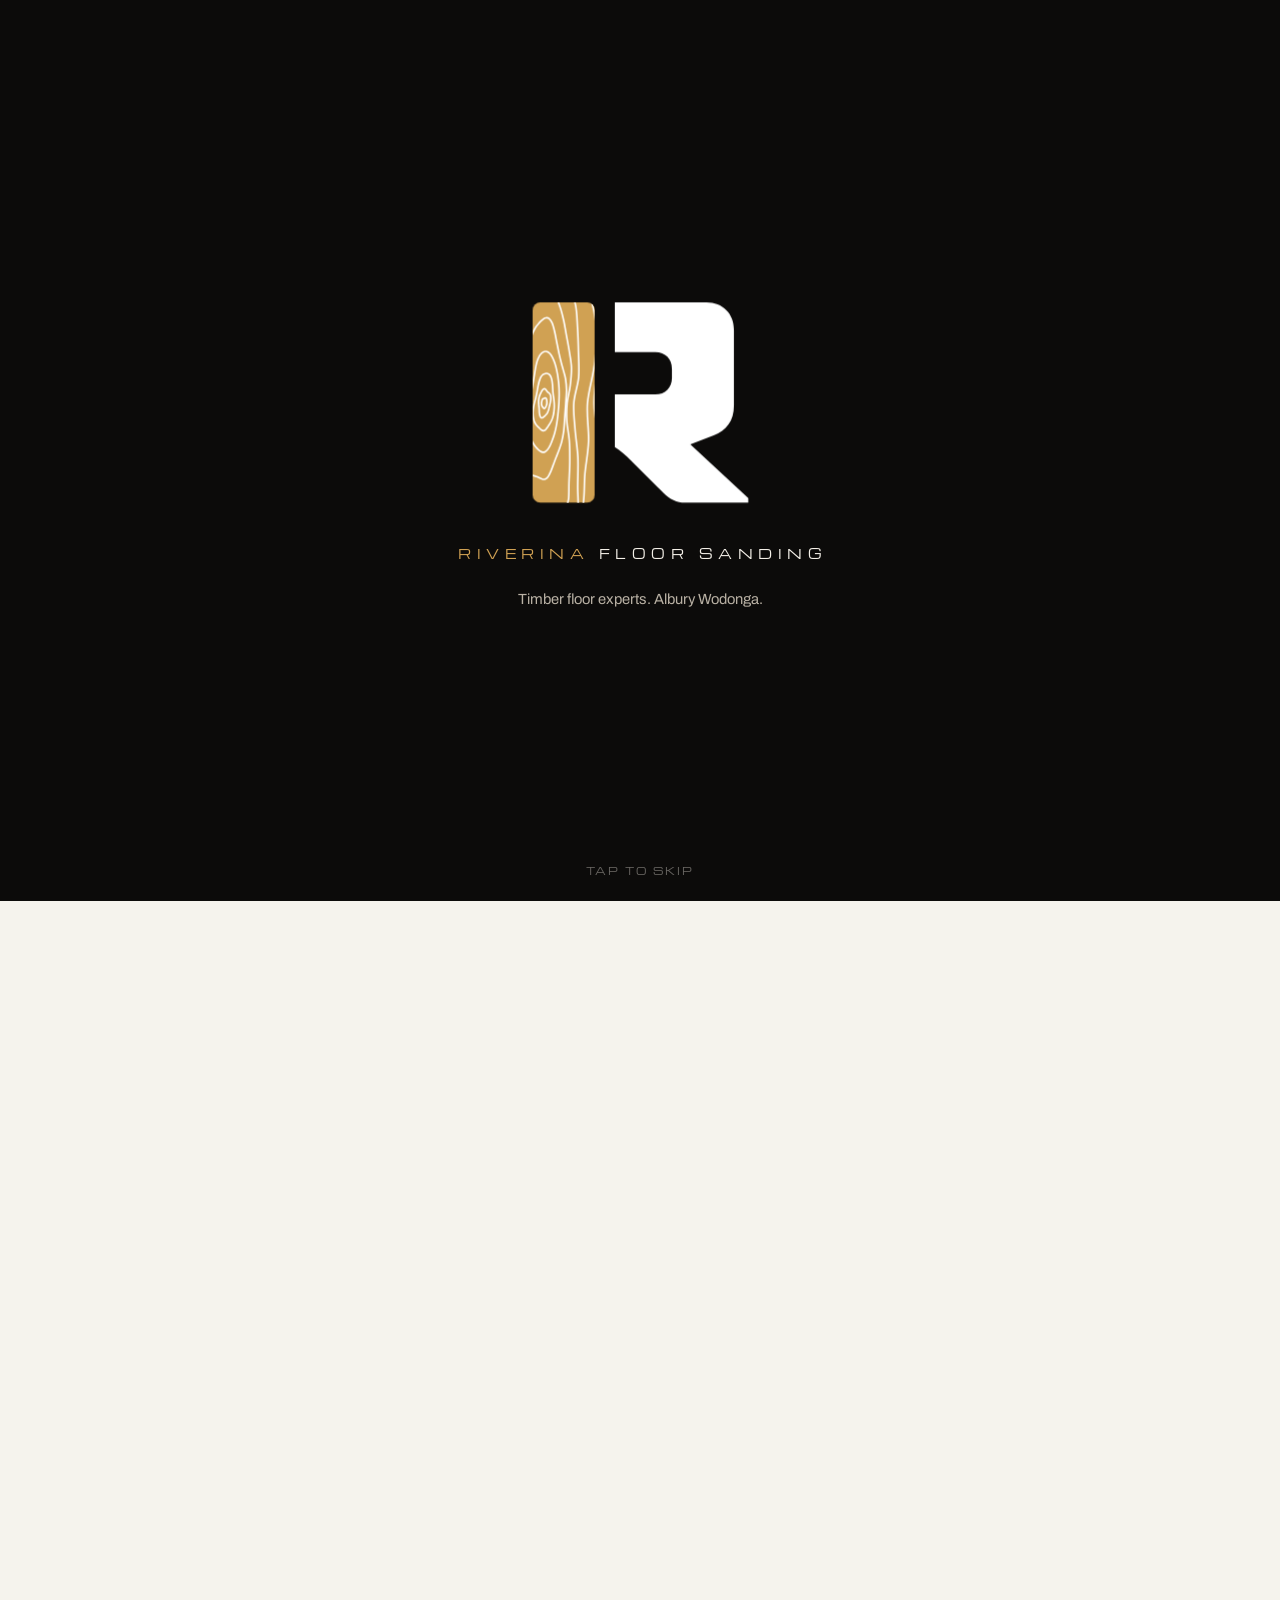
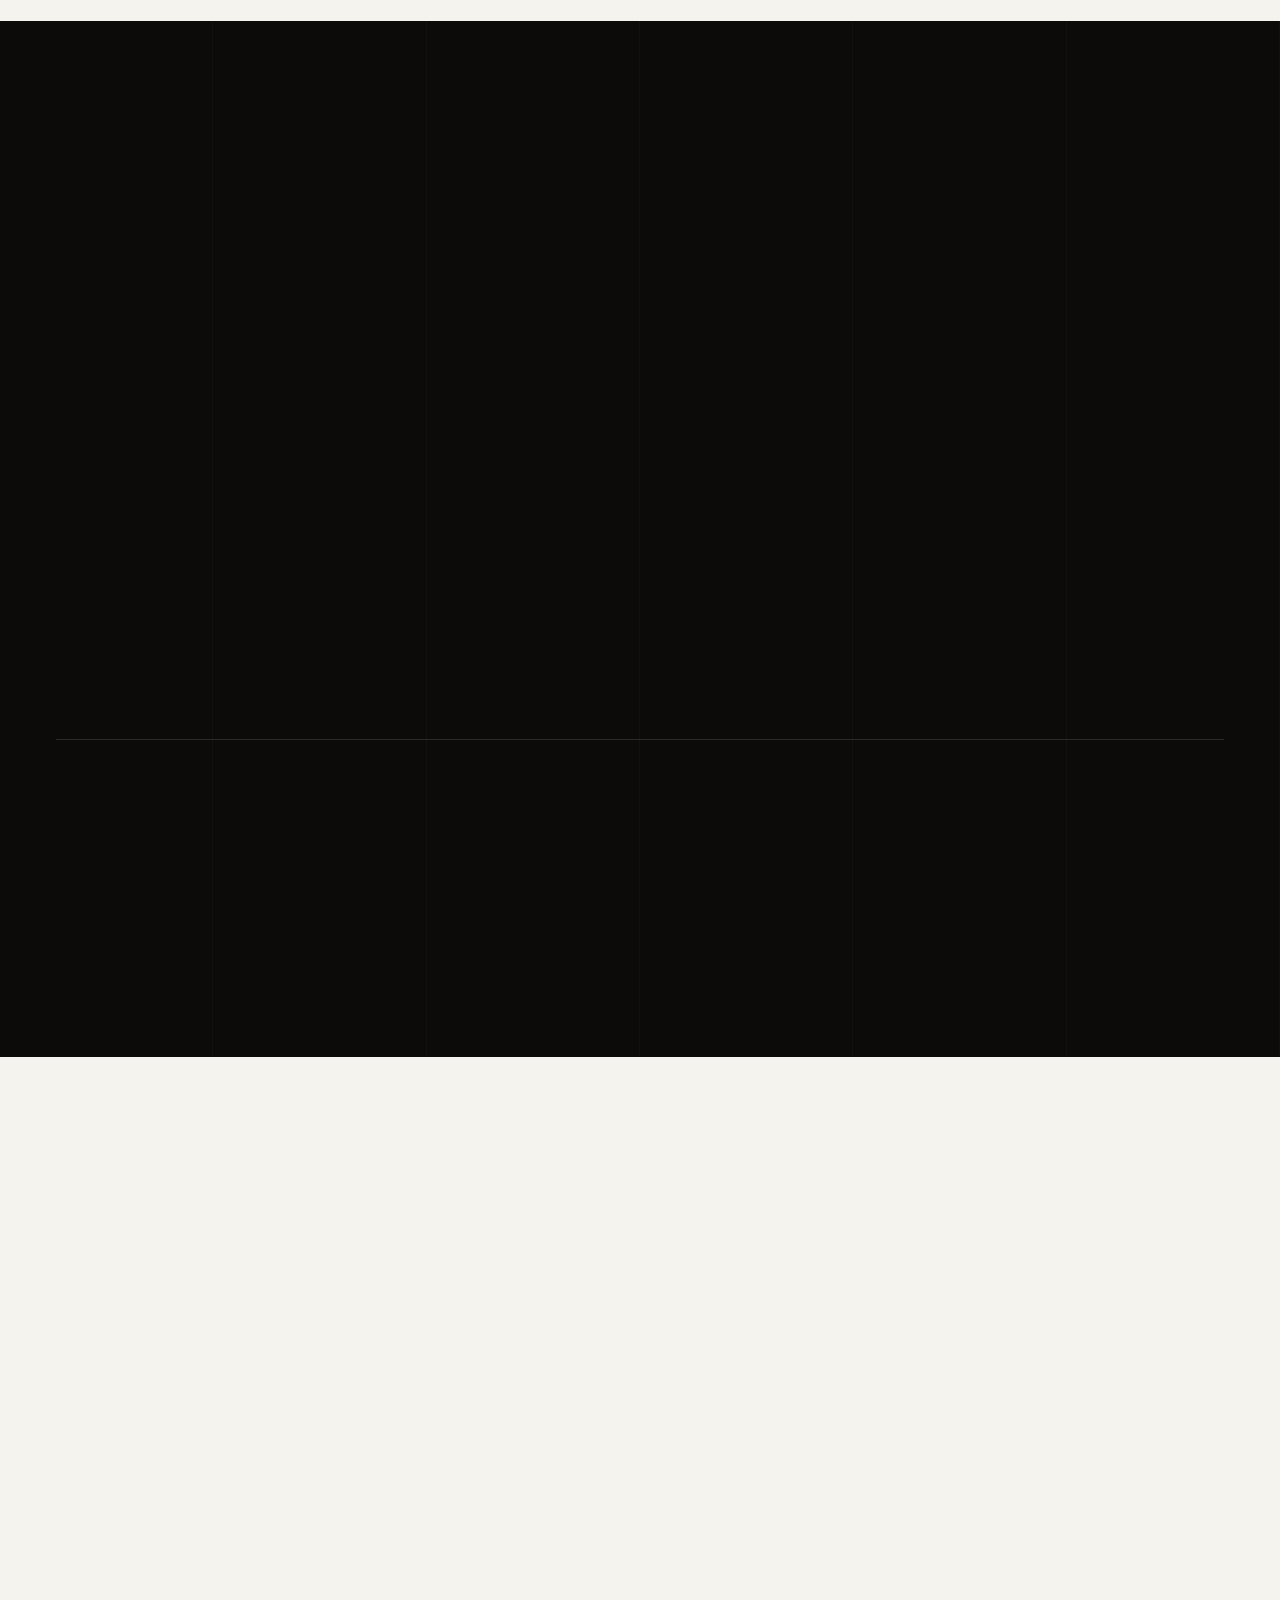
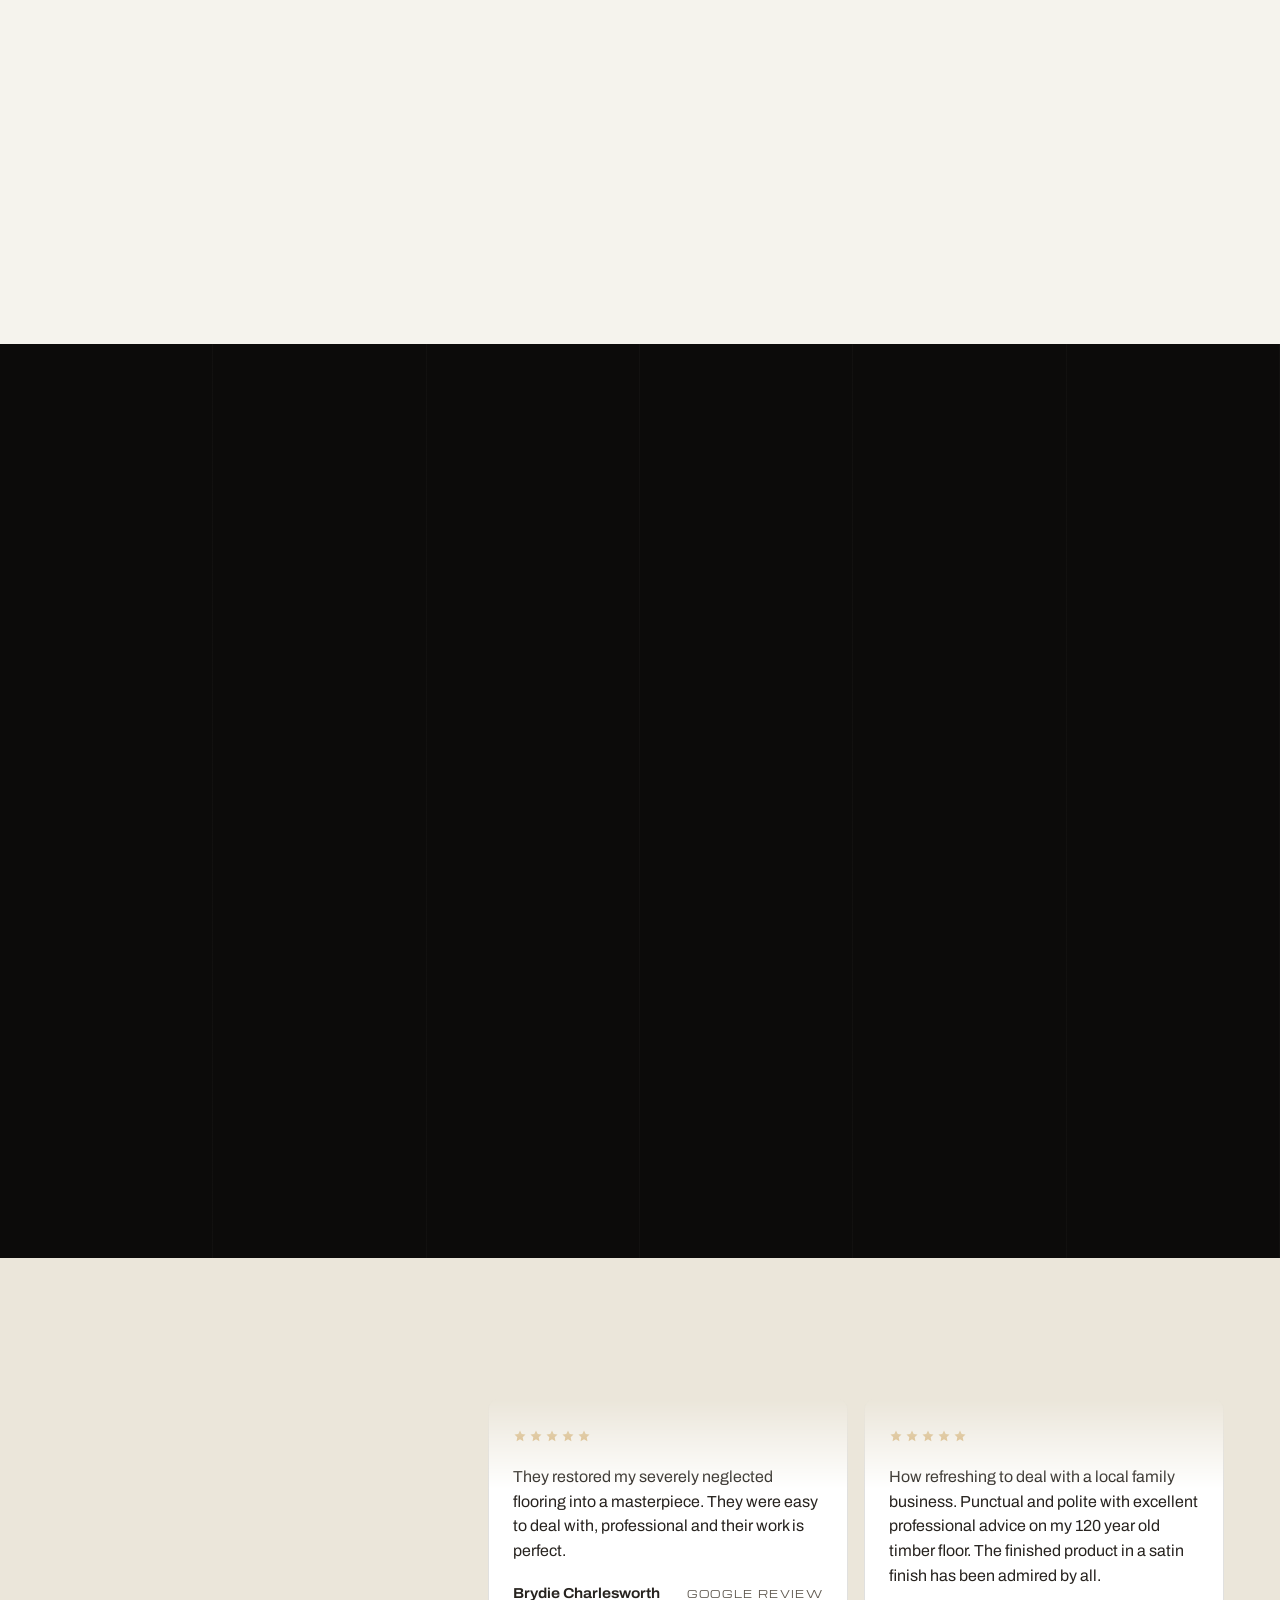
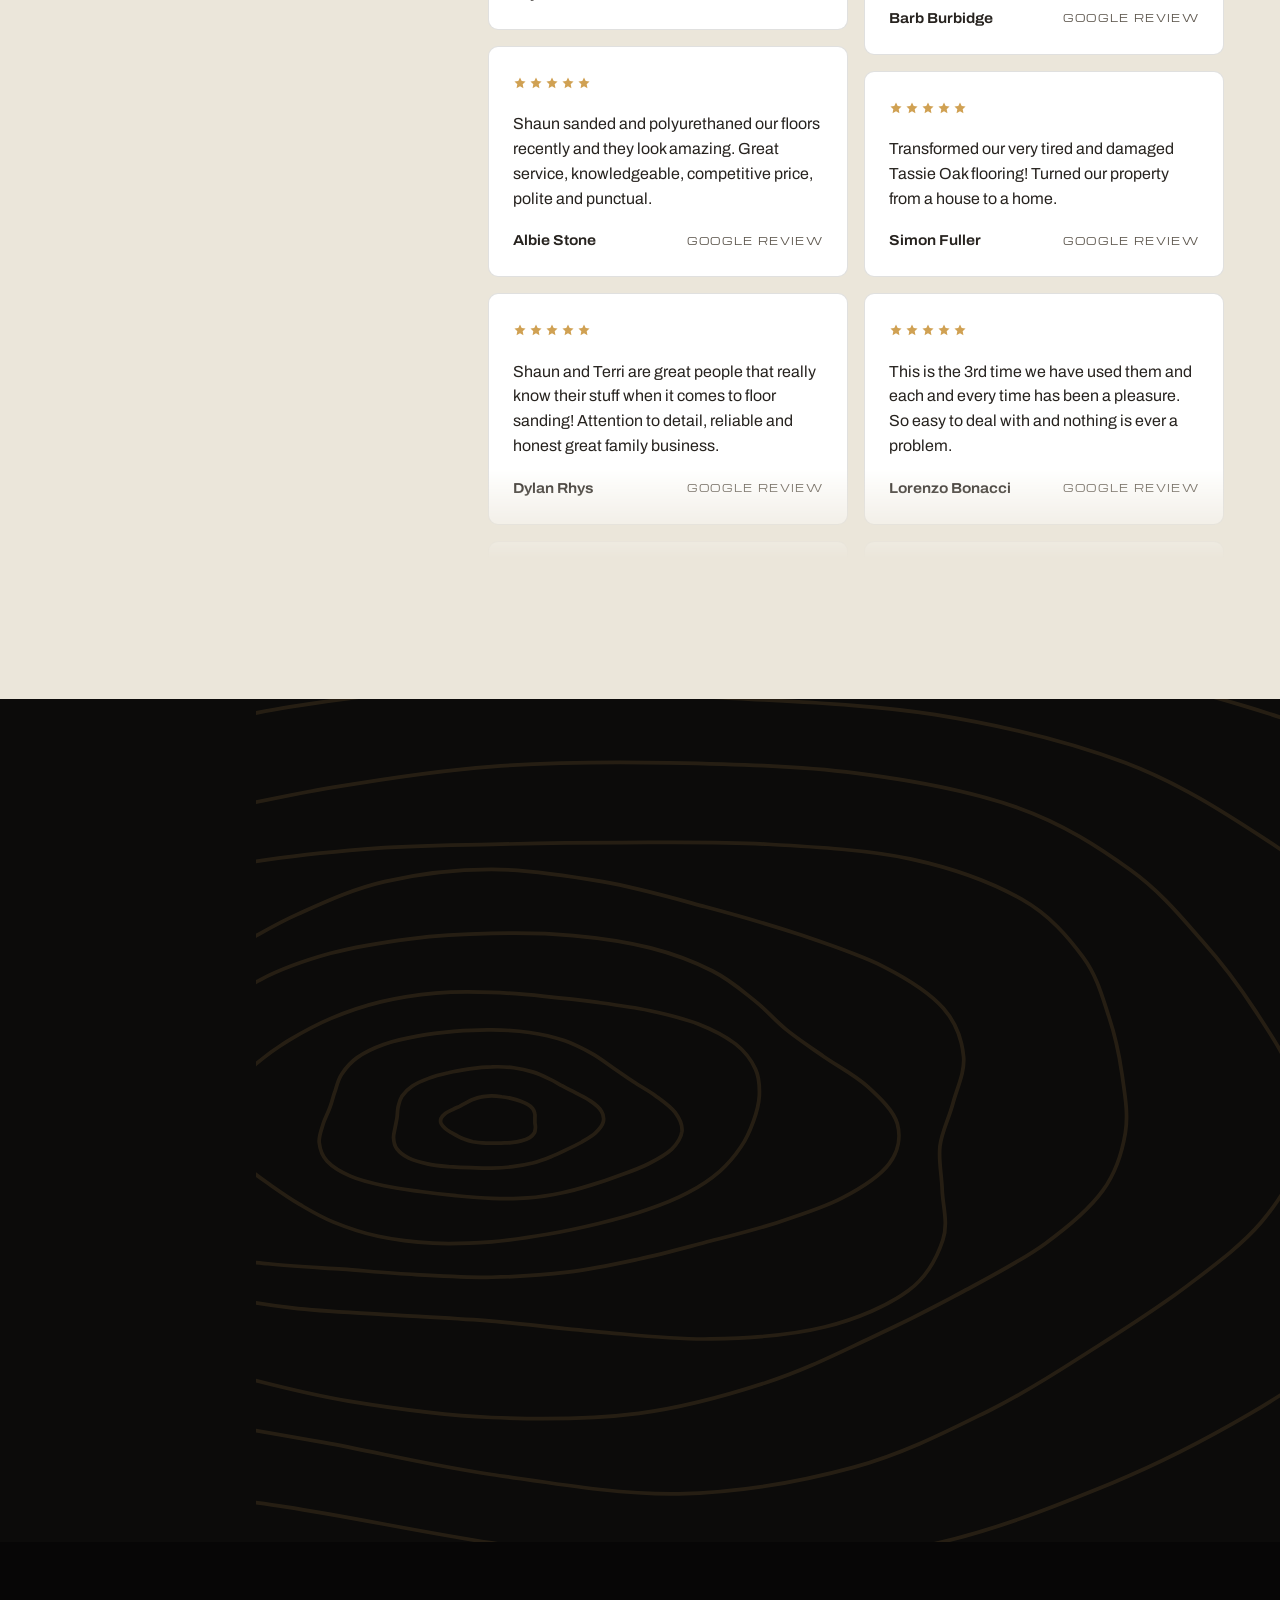
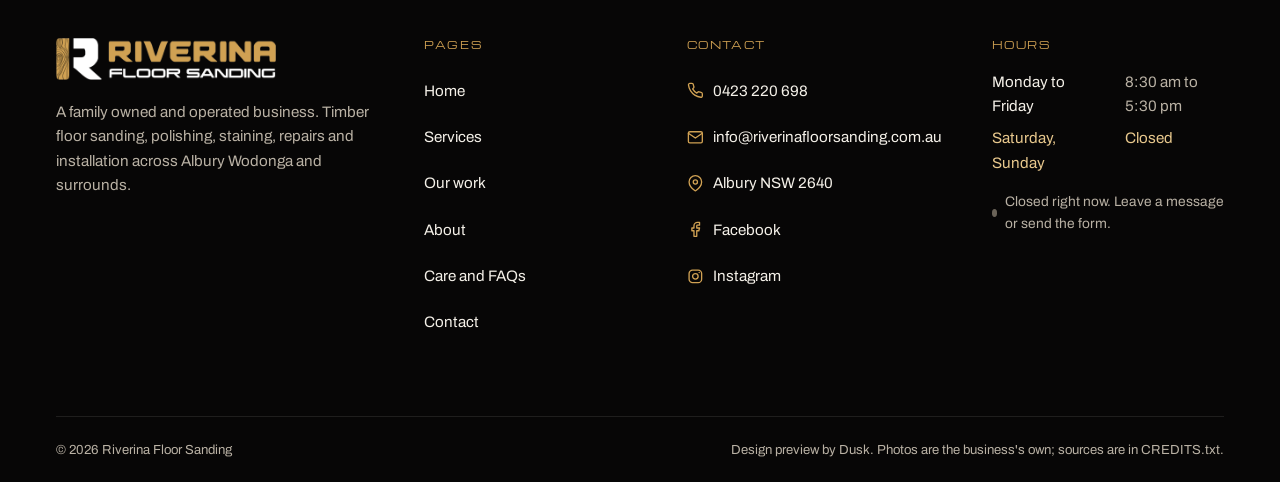
<file: about.html>
<!doctype html>
<html lang="en-AU">
<head>
<meta charset="utf-8">
<meta name="viewport" content="width=device-width, initial-scale=1, viewport-fit=cover">
<title>About | Riverina Floor Sanding, Albury Wodonga</title>
<meta name="description" content="Riverina Floor Sanding is a family owned and operated business in Albury, sanding and polishing timber floors across Albury Wodonga and surrounds.">
<meta name="robots" content="noindex, nofollow">
<meta name="theme-color" content="#0c0b0a">
<meta name="format-detection" content="telephone=no">
<link rel="icon" href="assets/brand/favicon.svg" type="image/svg+xml">
<link rel="apple-touch-icon" href="assets/brand/mark.png">
<link rel="preconnect" href="https://fonts.googleapis.com">
<link rel="preconnect" href="https://fonts.gstatic.com" crossorigin>
<link href="https://fonts.googleapis.com/css2?family=Archivo:wdth,wght@100..125,400..800&amp;family=Michroma&amp;display=swap" rel="stylesheet">
<link rel="stylesheet" href="assets/css/site.css?v=2">
<script>
(function(){var r=document.documentElement,p=false,m=false,inside=false,t='navigate';r.classList.add('js');
try{var s=sessionStorage;m=matchMedia('(prefers-reduced-motion: reduce)').matches;if(!m)r.classList.add('motion');
var n=(performance.getEntriesByType&&performance.getEntriesByType('navigation')[0])||{};t=n.type||'navigate';
inside=!!s.getItem('rfs-nav');s.removeItem('rfs-nav');
if(!inside&&t==='navigate'&&document.referrer){try{var u=new URL(document.referrer);inside=u.origin===location.origin&&u.pathname.split('/').slice(0,-1).join('/')===location.pathname.split('/').slice(0,-1).join('/')}catch(e){}}
if(t==='back_forward')inside=true;
if(t==='reload')inside=false;
p=!m&&(!inside||/[?&]intro=1/.test(location.search));
if(/[?&]intro=0/.test(location.search))p=false;}catch(e){}
r.classList.add(p?'has-intro':'no-intro');if(p)r.classList.add('intro-lock');else if(inside&&!m&&t!=='back_forward')r.classList.add('arriving');
setTimeout(function(){if(!window.__rfs){r.classList.remove('has-intro','intro-lock','motion','arriving');r.classList.add('no-intro','ready')}},6000);
// if a newer version has been published than the copy this browser kept, load the new one once
try{var B='2';fetch('version.txt?'+Date.now(),{cache:'no-store'}).then(function(x){return x.ok?x.text():''}).then(function(t){t=(t||'').trim();
if(/^\d+$/.test(t)&&t!==B&&!new RegExp('[?&]r='+t+'(&|$)').test(location.search)){location.replace(location.pathname+'?r='+t+location.hash)}}).catch(function(){})}catch(e){}
})();
</script>
</head>
<body class="page-about">
<a class="skip" href="#main">Skip to content</a>
<svg class="sr" aria-hidden="true" focusable="false" width="0" height="0"><defs>
<symbol id="i-phone" viewBox="0 0 24 24"><path d="M22 16.92v3a2 2 0 0 1-2.18 2 19.79 19.79 0 0 1-8.63-3.07 19.5 19.5 0 0 1-6-6 19.79 19.79 0 0 1-3.07-8.67A2 2 0 0 1 4.11 2h3a2 2 0 0 1 2 1.72 12.84 12.84 0 0 0 .7 2.81 2 2 0 0 1-.45 2.11L8.09 9.91a16 16 0 0 0 6 6l1.27-1.27a2 2 0 0 1 2.11-.45 12.84 12.84 0 0 0 2.81.7A2 2 0 0 1 22 16.92z"/></symbol>
<symbol id="i-go" viewBox="0 0 24 24"><path d="M4 12h16M13 5l7 7-7 7"/></symbol>
<symbol id="i-left" viewBox="0 0 24 24"><path d="M20 12H4M11 5l-7 7 7 7"/></symbol>
<symbol id="i-check" viewBox="0 0 24 24"><path d="M20 6L9 17l-5-5"/></symbol>
<symbol id="i-x" viewBox="0 0 24 24"><path d="M18 6L6 18M6 6l12 12"/></symbol>
<symbol id="i-star" viewBox="0 0 24 24"><path d="M12 2.5l2.9 6.2 6.6.8-4.9 4.6 1.3 6.7L12 17.5l-5.9 3.3 1.3-6.7-4.9-4.6 6.6-.8z"/></symbol>
<symbol id="i-mail" viewBox="0 0 24 24"><path d="M4 4h16a2 2 0 0 1 2 2v12a2 2 0 0 1-2 2H4a2 2 0 0 1-2-2V6a2 2 0 0 1 2-2z"/><path d="M22 6l-10 7L2 6"/></symbol>
<symbol id="i-pin" viewBox="0 0 24 24"><path d="M21 10c0 7-9 13-9 13s-9-6-9-13a9 9 0 0 1 18 0z"/><circle cx="12" cy="10" r="3"/></symbol>
<symbol id="i-clock" viewBox="0 0 24 24"><circle cx="12" cy="12" r="9"/><path d="M12 7v5l3 2"/></symbol>
<symbol id="i-fb" viewBox="0 0 24 24"><path d="M18 2h-3a5 5 0 0 0-5 5v3H7v4h3v8h4v-8h3l1-4h-4V7a1 1 0 0 1 1-1h3z"/></symbol>
<symbol id="i-ig" viewBox="0 0 24 24"><rect x="3" y="3" width="18" height="18" rx="5"/><circle cx="12" cy="12" r="4"/><path d="M17.5 6.5h.01"/></symbol>
<symbol id="i-play" viewBox="0 0 24 24"><path d="M7 4l13 8-13 8z"/></symbol>
<symbol id="i-pause" viewBox="0 0 24 24"><path d="M6 4h4v16H6zM14 4h4v16h-4z"/></symbol>
</defs></svg>
<div class="intro" id="intro" aria-hidden="true">
  <div class="intro-rows"><i style="--i:0"></i><i style="--i:1"></i><i style="--i:2"></i><i style="--i:3"></i><i style="--i:4"></i><i style="--i:5"></i><i style="--i:6"></i></div>
  <div class="intro-c">
    <svg class="intro-mark" viewBox="0 0 512 512" focusable="false"><defs><clipPath id="pk"><rect x="17" y="32" width="138" height="446" rx="17"/></clipPath></defs>
      <rect class="im-plank" x="17" y="32" width="138" height="446" rx="17"/>
      <g class="im-grain" clip-path="url(#pk)"><path pathLength="1" style="--i:0" d="M48.5 256C48.5 256.6 48.4 257.2 48.4 257.7C48.3 258.3 48.2 258.9 48 259.4C47.9 260 47.7 260.5 47.5 261C47.3 261.5 47.1 262 46.9 262.5C46.7 262.9 46.5 263.4 46.3 263.9C46.1 264.3 45.9 264.8 45.7 265.3C45.4 265.7 45.2 266.2 44.9 266.6C44.6 267 44.3 267.4 44 267.6C43.7 267.9 43.3 268.1 43 268.1C42.7 268.2 42.3 268.2 42 268C41.7 267.9 41.3 267.7 41 267.4C40.8 267.1 40.5 266.8 40.2 266.5C40 266.1 39.8 265.8 39.5 265.5C39.3 265.1 39.1 264.8 38.9 264.5C38.6 264.2 38.4 263.9 38.2 263.6C38 263.3 37.7 262.9 37.5 262.5C37.3 262.1 37.1 261.7 37 261.2C36.8 260.7 36.7 260.2 36.6 259.6C36.5 259 36.5 258.4 36.5 257.8C36.5 257.2 36.5 256.6 36.5 256C36.6 255.4 36.6 254.8 36.7 254.2C36.8 253.6 36.9 253 37 252.4C37.2 251.8 37.3 251.2 37.5 250.7C37.7 250.1 37.8 249.5 38.1 249.1C38.3 248.6 38.6 248.1 38.9 247.8C39.1 247.4 39.4 247.1 39.8 246.8C40.1 246.6 40.4 246.4 40.7 246.3C41 246.1 41.3 246 41.6 245.9C41.9 245.8 42.2 245.7 42.5 245.6C42.8 245.5 43.1 245.4 43.4 245.2C43.7 245.1 44 245 44.3 244.9C44.6 244.8 45 244.7 45.3 244.8C45.6 244.8 46 244.9 46.3 245.1C46.6 245.4 46.8 245.7 47.1 246.1C47.3 246.5 47.5 247 47.7 247.5C47.8 248 48 248.6 48.1 249.1C48.2 249.7 48.2 250.3 48.3 250.9C48.4 251.4 48.4 252 48.5 252.6C48.5 253.1 48.5 253.7 48.5 254.3C48.6 254.8 48.6 255.4 48.5 256Z"/><path pathLength="1" style="--i:1" d="M56 256C55.6 257.7 55.2 259.3 54.8 260.8C54.5 262.3 54.1 263.8 53.7 265.2C53.4 266.7 53 268.1 52.7 269.5C52.3 271 51.9 272.4 51.5 273.7C51 275 50.5 276.3 50 277.4C49.5 278.5 48.9 279.4 48.3 280.3C47.7 281.1 47.1 281.8 46.4 282.4C45.8 283.1 45.2 283.6 44.6 284.2C43.9 284.8 43.3 285.4 42.7 286C42 286.6 41.3 287.3 40.6 287.8C40 288.3 39.2 288.9 38.5 289.1C37.7 289.3 36.9 289.3 36.2 289C35.5 288.7 34.8 288 34.2 287C33.6 286 33.1 284.6 32.7 283.1C32.3 281.7 32 279.9 31.8 278.2C31.6 276.5 31.6 274.7 31.5 273.2C31.4 271.6 31.4 270.1 31.3 268.6C31.2 267.2 31.1 265.9 30.9 264.6C30.8 263.2 30.6 261.9 30.4 260.5C30.3 259.1 30.1 257.6 30 256C29.9 254.4 29.9 252.7 30 251C30.1 249.4 30.3 247.6 30.6 246C30.9 244.3 31.4 242.7 31.8 241.2C32.3 239.7 32.9 238.3 33.4 237C34 235.7 34.6 234.4 35.2 233.2C35.8 232 36.4 230.9 37 229.8C37.6 228.7 38.3 227.7 39 226.8C39.7 226 40.4 225.3 41.1 224.8C41.8 224.4 42.6 224.2 43.3 224.3C44 224.4 44.7 224.9 45.4 225.4C46 225.9 46.6 226.7 47.1 227.4C47.7 228.1 48.1 229 48.6 229.7C49.1 230.3 49.6 230.9 50.1 231.4C50.7 231.9 51.2 232.2 51.8 232.6C52.4 233.1 53.1 233.4 53.7 234.1C54.3 234.7 55 235.4 55.5 236.5C56.1 237.5 56.5 238.8 56.8 240.3C57.1 241.8 57.3 243.5 57.3 245.3C57.3 247 57.1 249 56.9 250.7C56.7 252.5 56.3 254.3 56 256Z"/><path pathLength="1" style="--i:2" d="M64.8 256C65 259.4 65.1 263.3 64.9 266.9C64.7 270.6 64.4 274.5 63.9 278C63.3 281.4 62.5 284.8 61.7 287.7C60.9 290.6 59.8 293.1 58.8 295.3C57.8 297.5 56.7 299.3 55.6 301C54.6 302.7 53.6 304.2 52.6 305.7C51.6 307.2 50.7 308.8 49.7 310.2C48.7 311.6 47.8 313.1 46.8 314.2C45.8 315.3 44.7 316.4 43.6 317C42.5 317.6 41.4 317.8 40.3 317.7C39.2 317.6 38.1 317.1 37 316.4C35.9 315.7 34.8 314.7 33.8 313.8C32.7 312.8 31.7 311.8 30.6 310.7C29.5 309.7 28.4 308.7 27.3 307.5C26.1 306.3 24.9 305 23.8 303.3C22.7 301.6 21.6 299.6 20.6 297.1C19.7 294.6 18.9 291.5 18.4 288.3C17.9 285 17.6 281.2 17.7 277.6C17.7 273.9 18.2 269.9 18.7 266.3C19.2 262.7 20 259.2 20.8 256C21.5 252.8 22.4 249.9 23.2 247C23.9 244 24.6 241.4 25.2 238.5C25.8 235.7 26.3 232.8 26.9 229.8C27.4 226.7 27.9 223.5 28.5 220.3C29.2 217.1 29.8 213.7 30.6 210.8C31.4 207.8 32.2 204.9 33.2 202.5C34.1 200.1 35.2 198.1 36.3 196.5C37.4 194.9 38.6 193.8 39.7 192.8C40.9 191.9 42.1 191.4 43.2 191C44.4 190.5 45.6 190.2 46.8 190.1C48 190 49.2 190 50.4 190.4C51.6 190.8 52.8 191.3 53.9 192.4C55 193.5 56.2 195.1 57.1 197C58 199 58.9 201.6 59.5 204.3C60.1 206.9 60.5 210.1 60.8 213.1C61.2 216 61.3 219.2 61.4 222.1C61.6 225 61.7 227.7 61.9 230.4C62.1 233 62.4 235.5 62.7 238.1C63.1 240.8 63.5 243.4 63.9 246.4C64.2 249.4 64.6 252.6 64.8 256Z"/><path pathLength="1" style="--i:3" d="M75.3 256C74.9 262.1 74.4 268.6 73.8 274.7C73.2 280.9 72.6 287.2 71.8 292.8C71 298.5 70.2 303.9 69.2 308.9C68.2 313.8 67.2 318.2 66 322.4C64.9 326.6 63.7 330.3 62.4 333.9C61.2 337.6 59.9 341 58.5 344.2C57.2 347.5 55.8 350.7 54.3 353.4C52.8 356.1 51.2 358.6 49.6 360.5C47.9 362.4 46.2 363.9 44.5 364.7C42.8 365.6 41.1 365.7 39.4 365.6C37.8 365.4 36.1 364.6 34.5 363.6C32.8 362.7 31.3 361.4 29.6 359.9C28 358.5 26.4 357 24.8 355.1C23.2 353.2 21.5 351.2 19.9 348.6C18.3 346 16.7 343.1 15.1 339.4C13.6 335.7 12.1 331.3 10.8 326.5C9.5 321.6 8.3 315.9 7.5 310.1C6.7 304.4 6.1 297.9 6 291.8C5.9 285.7 6.2 279.4 6.8 273.4C7.3 267.4 8.3 261.6 9.3 256C10.2 250.4 11.4 245.1 12.5 239.6C13.5 234.2 14.7 228.9 15.7 223.5C16.7 218.1 17.7 212.5 18.6 207C19.6 201.5 20.4 195.8 21.3 190.5C22.1 185.2 22.9 179.9 23.8 175.3C24.8 170.6 25.8 166.3 26.9 162.7C28 159.1 29.3 156 30.7 153.4C32 150.8 33.5 148.8 35 147.1C36.6 145.4 38.2 144.1 39.8 143.1C41.4 142.1 43.1 141.3 44.9 141.2C46.6 141 48.4 141.1 50.3 142C52.1 142.9 54 144.3 55.9 146.5C57.7 148.7 59.6 151.7 61.3 155.1C63 158.6 64.7 162.8 66.2 167.1C67.6 171.3 68.9 176.1 69.9 180.7C71 185.3 71.8 190 72.6 194.6C73.3 199.2 73.9 203.6 74.4 208.3C74.9 212.9 75.3 217.5 75.6 222.5C75.8 227.5 76 232.7 75.9 238.3C75.9 243.9 75.6 249.9 75.3 256Z"/><path pathLength="1" style="--i:4" d="M90.6 256C90 266.3 89.1 277.9 88.3 288.2C87.5 298.5 87.2 308.8 86.1 317.7C85 326.6 83.4 334.5 81.7 341.6C80 348.6 77.7 354.4 75.6 360.2C73.6 366 71.4 371 69.3 376.4C67.3 381.8 65.2 387.3 63.2 392.5C61.3 397.8 59.3 403.4 57.4 407.9C55.4 412.4 53.4 416.8 51.4 419.7C49.3 422.6 47.1 424.5 44.9 425.4C42.6 426.4 40.2 425.8 37.9 425.3C35.6 424.7 33.3 423.2 31 422.2C28.7 421.2 26.5 420.1 24.1 419.2C21.7 418.4 19.3 418.1 16.7 416.9C14.1 415.7 11.3 414.8 8.7 411.9C6.1 408.9 3.3 405.2 1.1 399.4C-1 393.6 -2.7 385.8 -4 377C-5.3 368.2 -6 357.1 -6.7 346.5C-7.4 335.8 -8.2 323.9 -8.1 313.2C-8.1 302.5 -7.5 291.9 -6.4 282.4C-5.3 272.8 -3.1 264.4 -1.4 256C0.4 247.6 2.6 240.2 4.2 232C5.8 223.8 7.4 215.8 8.4 206.9C9.4 198 9.8 188.3 10.1 178.7C10.3 169.1 9.6 158.6 9.8 149.3C10 140 10.2 130.6 11.3 122.7C12.4 114.9 14.3 108 16.3 102.2C18.3 96.5 20.8 92.2 23.2 88.2C25.6 84.2 28.2 81.3 30.7 78.5C33.1 75.6 35.6 73.1 38.1 71.1C40.7 69.1 43.2 67 45.7 66.5C48.3 65.9 50.9 65.9 53.3 67.8C55.8 69.7 58.2 73.1 60.3 78C62.4 82.9 64.1 89.9 65.8 97.2C67.6 104.5 69 113.5 70.7 121.6C72.3 129.7 74 138.3 75.6 145.7C77.3 153.1 78.9 159.8 80.5 166.1C82.1 172.4 83.8 177.6 85.4 183.6C87 189.6 88.9 195.2 90.1 202.3C91.2 209.4 92.1 217.3 92.2 226.2C92.3 235.2 91.3 245.7 90.6 256Z"/><path pathLength="1" style="--i:5" d="M93.7 256C92.4 269.3 92.2 282.4 93 296.3C93.8 310.3 97.4 324.7 98.5 339.7C99.6 354.8 99.6 371.1 99.5 386.5C99.4 402 98.3 418.6 97.8 432.5C97.3 446.5 98 460.1 96.7 470.2C95.3 480.3 92.6 488 89.7 493C86.8 497.9 82.7 499.3 79.1 499.9C75.6 500.4 71.9 497.8 68.6 496.4C65.3 495.1 62.1 492.4 59.1 491.7C56.1 490.9 53.5 491 50.6 491.9C47.8 492.9 45.2 495.7 42.2 497.3C39.2 498.9 36.1 501.6 32.8 501.7C29.6 501.8 26.3 501.2 22.9 497.8C19.4 494.4 16.1 488.8 12.3 481.4C8.6 474.1 4.1 464.2 0.5 453.8C-3.1 443.5 -7 431.4 -9.5 419.4C-12.1 407.4 -13 394.7 -14.8 381.9C-16.6 369.1 -18.1 356.1 -20.3 342.5C-22.6 328.9 -26.9 314.8 -28.3 300.4C-29.6 286 -30 270.7 -28.3 256C-26.6 241.3 -21.1 226.1 -18.1 212.4C-15 198.7 -12 185.4 -9.8 173.9C-7.6 162.3 -6.5 152.3 -4.7 142.8C-2.9 133.3 -1.1 125.7 0.8 117C2.7 108.3 4.9 100.3 6.8 90.6C8.8 80.9 11.3 70.2 12.7 58.7C14.1 47.2 14.5 33.7 15 21.6C15.5 9.4 14.5 -4.1 15.8 -14.1C17 -24.1 19.6 -33.4 22.5 -38.5C25.4 -43.7 29.4 -45.8 33 -44.9C36.5 -43.9 39.9 -38.9 43.8 -32.9C47.7 -26.9 51.9 -17.6 56.2 -8.8C60.4 -0.1 65.3 10.2 69.2 19.5C73.1 28.8 76.6 38 79.5 47.1C82.3 56.3 84.3 64.8 86.4 74.3C88.4 83.7 89.8 93.2 91.8 103.9C93.7 114.5 96.1 126.1 98 138.2C99.9 150.3 102.8 163.6 103.2 176.6C103.6 189.6 102.2 203.2 100.6 216.4C99.1 229.6 95 242.7 93.7 256Z"/><path pathLength="1" style="--i:6" d="M108.5 256C107.1 275.2 109.7 294.4 111.3 314.7C112.8 334.9 116.6 356 117.6 377.3C118.5 398.6 117.2 421.5 117.1 442.6C117 463.7 120.1 485.7 117 504C114 522.3 105 539.5 98.9 552.5C92.8 565.5 86 575.1 80.5 581.9C75 588.7 70.4 591.2 65.7 593.4C61.1 595.6 56.8 594.5 52.7 595.1C48.6 595.6 44.8 595.3 41 596.7C37.1 598 33.5 600.6 29.8 603.2C26 605.7 22.4 609.9 18.5 611.8C14.6 613.7 10.6 615.9 6.6 614.4C2.5 613 -2.2 609.7 -5.7 603.2C-9.2 596.8 -12.9 587.1 -14.4 575.7C-15.8 564.3 -14 549.9 -14.6 535C-15.1 520.2 -15.1 503.5 -17.7 486.7C-20.3 470 -27 452.5 -30 434.5C-33 416.5 -33.3 398 -35.7 378.7C-38.1 359.5 -42.5 339.2 -44.4 318.8C-46.4 298.3 -49.6 276.6 -47.5 256C-45.5 235.4 -35.8 214.2 -32 195.1C-28.2 175.9 -27.4 157.7 -24.7 141.1C-22 124.5 -19 109.9 -15.6 95.5C-12.3 81.2 -7 68.6 -4.8 54.7C-2.6 40.8 -2.5 27.2 -2.5 12C-2.6 -3.2 -6.5 -19.9 -5 -36.5C-3.6 -53.1 1.6 -71.8 5.9 -87.7C10.3 -103.6 16.3 -120.1 20.9 -131.9C25.5 -143.7 29.1 -153.4 33.4 -158.3C37.7 -163.2 42.4 -163.8 46.8 -161.2C51.2 -158.7 56.1 -151.3 59.9 -143.2C63.7 -135.1 67.3 -123.4 69.8 -112.6C72.3 -101.7 72.9 -89.5 75 -77.8C77 -66.2 78.6 -54.8 82.2 -42.7C85.8 -30.7 91.6 -18.8 96.6 -5.5C101.6 7.9 108.9 21.9 112.2 37.4C115.6 52.9 115.6 70 116.7 87.5C117.8 105 118.4 123.9 118.8 142.5C119.2 161.2 120.9 180.3 119.2 199.2C117.4 218.1 109.8 236.8 108.5 256Z"/><path pathLength="1" style="--i:7" d="M138.9 256C136.5 285.8 142.3 314.5 141.3 340.9C140.4 367.2 135.2 390.8 133.2 414.1C131.2 437.4 132.9 458.8 129.4 480.8C125.9 502.8 118.1 524.8 112.3 546.2C106.5 567.6 98.5 589.7 94.7 609.1C90.9 628.5 92.5 647.4 89.5 662.5C86.4 677.7 81 690 76.4 700.1C71.8 710.2 66.6 716.4 62 723.1C57.5 729.8 53 734.1 49.1 740.4C45.1 746.7 41.6 753.5 38.1 760.9C34.5 768.3 31.9 778.2 27.8 784.7C23.7 791.2 19.1 799.1 13.5 799.9C8 800.7 1.6 798.9 -5.5 789.3C-12.7 779.7 -23.6 763.4 -29.4 742.3C-35.1 721.2 -37.2 691.8 -40 662.6C-42.8 633.3 -47.4 598.2 -46.1 566.9C-44.9 535.5 -34 503.1 -32.2 474.5C-30.5 445.9 -34 420 -35.8 395.3C-37.5 370.5 -39.6 349.3 -42.8 326.1C-46 302.9 -54.5 280.8 -55.1 256C-55.7 231.2 -48.1 204.6 -46.5 177C-44.9 149.4 -45.7 119 -45.4 90.4C-45 61.7 -44.3 31.9 -44.4 5.2C-44.5 -21.5 -48.5 -46.8 -45.9 -69.6C-43.2 -92.4 -33.5 -112.4 -28.5 -131.6C-23.6 -150.9 -21.9 -168.1 -16.2 -185C-10.5 -202 -1.6 -218.6 5.5 -233.3C12.6 -248 20.4 -263 26.3 -273.2C32.2 -283.4 35.8 -292.1 41 -294.3C46.3 -296.6 53.1 -294.1 58.1 -286.7C63 -279.3 68.3 -265.1 70.6 -250.1C72.9 -235 70.2 -214.1 72.1 -196.5C74 -178.8 78.7 -159.3 81.9 -144.1C85 -128.9 87.8 -116.2 90.9 -105.2C94 -94.3 96.6 -87.6 100.5 -78.2C104.4 -68.8 108 -61.7 114.4 -48.9C120.7 -36 131.4 -21.2 138.5 -1.1C145.5 18.9 153.7 44.3 156.6 71.5C159.4 98.8 158.6 131.4 155.6 162.2C152.7 192.9 141.3 226.2 138.9 256Z"/><path pathLength="1" style="--i:8" d="M153.7 256C153.9 293.7 166.2 330.7 167.4 365.9C168.6 401.2 165.4 434.7 160.7 467.5C156 500.4 143.2 532 139.1 563.1C134.9 594.2 137.7 625.1 135.9 654.1C134.1 683.2 129.9 712 128.3 737.7C126.7 763.3 130.5 787.3 126.3 807.8C122.1 828.2 111.1 845.5 103 860.4C94.8 875.3 84.9 886.5 77.5 897C70.1 907.5 64.6 915.5 58.7 923.3C52.8 931.1 47.9 938.4 42.1 944C36.4 949.6 30.6 955.5 24.3 957C17.9 958.6 11.1 959.1 4.2 953.3C-2.7 947.4 -12.7 937.8 -17.3 921.9C-21.9 906 -20.1 883.8 -23.2 858C-26.2 832.2 -30.8 799.8 -35.4 767.1C-40 734.5 -46.3 697.4 -50.6 662.3C-54.9 627.2 -60.7 590.9 -61.4 556.4C-62.1 522 -55.1 488.8 -54.8 455.7C-54.5 422.5 -54.8 390.8 -59.4 357.5C-64 324.2 -79.9 290.9 -82.3 256C-84.8 221.1 -77.3 184.6 -74.1 148.1C-70.8 111.6 -62.4 73.4 -62.8 37.2C-63.1 1.1 -75.8 -35.4 -76.3 -69C-76.8 -102.6 -71.8 -134.6 -65.9 -164.3C-59.9 -193.9 -47.2 -221.2 -40.7 -246.9C-34.1 -272.7 -30.1 -296.5 -26.5 -318.7C-22.9 -340.9 -23.2 -362.1 -19.2 -380.2C-15.2 -398.3 -7.7 -415.3 -2.4 -427.3C3 -439.2 7.1 -448.4 12.8 -451.9C18.6 -455.5 25.6 -454 32.4 -448.4C39.2 -442.8 47.3 -431.1 53.6 -418.2C59.9 -405.3 63.4 -387.6 70.1 -371C76.7 -354.4 86.3 -335.8 93.4 -318.8C100.5 -301.7 108.9 -285.3 112.8 -268.5C116.6 -251.6 114 -236.2 116.6 -217.4C119.3 -198.7 124.5 -179.8 128.9 -156.2C133.2 -132.5 135.6 -105.9 142.5 -75.7C149.4 -45.4 166.4 -10.5 170.3 25.4C174.1 61.3 168.5 101.3 165.7 139.7C163 178.1 153.4 218.3 153.7 256Z"/><path pathLength="1" style="--i:9" d="M167.3 256C169.1 301.9 185.3 348.3 186.3 393.8C187.2 439.2 176.5 485.3 173.1 528.8C169.6 572.4 167.7 615 165.6 654.9C163.5 694.7 165.3 732 160.6 768C155.9 804.1 144.2 837.3 137.6 871C131.1 904.6 126 937.3 121.1 970C116.2 1002.7 111.3 1036.5 108.2 1067.3C105.1 1098.1 109.2 1130.1 102.3 1154.8C95.4 1179.4 76.9 1202.3 66.8 1215C56.7 1227.7 49.1 1234 41.8 1230.9C34.6 1227.8 27.9 1214.7 23.2 1196.5C18.5 1178.3 21.1 1150 13.6 1121.8C6.1 1093.7 -12.6 1059.1 -21.8 1027.6C-30.9 996.1 -38.1 963.4 -41.4 932.9C-44.8 902.4 -39 874 -41.9 844.7C-44.9 815.3 -52.8 788 -59.1 756.7C-65.3 725.4 -73.1 693.4 -79.3 656.9C-85.4 620.4 -93.7 580.2 -96.1 537.6C-98.5 495 -90.5 447.9 -93.6 401C-96.8 354 -113.4 304.3 -114.7 256C-116.1 207.7 -104.5 158.9 -101.6 111.4C-98.8 64 -98.2 17.1 -97.5 -28.9C-96.8 -74.9 -102.5 -120.5 -97.3 -164.5C-92.1 -208.5 -72.2 -252.7 -66.1 -292.8C-60.1 -332.9 -62.5 -372.3 -61 -405.2C-59.4 -438.1 -61.7 -467.5 -57.1 -490.1C-52.4 -512.7 -41.5 -528.9 -32.8 -540.8C-24.1 -552.7 -13.4 -557.3 -4.9 -561.7C3.5 -566.2 10.3 -565.5 17.8 -567.5C25.2 -569.6 32.2 -570.8 39.8 -573.9C47.4 -577 55.5 -582.6 63.4 -586.1C71.3 -589.6 79.7 -595.6 87.1 -594.7C94.6 -593.7 103.4 -591.7 108.3 -580.5C113.3 -569.2 110.1 -552.1 116.7 -527.2C123.4 -502.4 139.2 -468.7 148.3 -431.5C157.4 -394.3 169.4 -349 171.4 -304.1C173.3 -259.3 159.7 -209.8 160.2 -162.5C160.7 -115.2 172 -67 174.5 -20.1C177.1 26.7 176.6 72.6 175.4 118.6C174.2 164.7 165.5 210.1 167.3 256Z"/></g>
      <path class="im-r" d="M200 32H404C440 32 465 57 465 93V262C465 296 448 318 420 328L368 348L497 468V478H356C338 478 322 470 308 456L236 384C224 372 212 362 200 354V237H290C312 237 327 222 327 200V180C327 158 312 143 290 143H200Z"/>
    </svg>
    <p class="intro-word"><span><b>Riverina</b> Floor Sanding</span></p>
    <p class="intro-tag">Timber floor experts. Albury Wodonga.</p>
  </div>
  <span class="intro-skip">Tap to skip</span>
</div>
<div class="pass" aria-hidden="true"></div>
<p class="strip"><span class="s-long"><b>Design preview</b> for Riverina Floor Sanding, prepared by Dusk. Not the live website: the quote form sends nothing.</span><span class="s-short"><b>Design preview</b> by Dusk. The form sends nothing.</span></p>
<header class="hdr"><div class="wrap hdr-in">
  <a class="brand" href="index.html" aria-label="Riverina Floor Sanding, home"><img src="assets/brand/logo-light.png" alt="Riverina Floor Sanding" width="500" height="96"></a>
  <nav class="nav" aria-label="Main"><a href="services.html">Services</a><a href="gallery.html">Our work</a><a href="about.html" aria-current="page">About</a><a href="care.html">Care and FAQs</a><a href="contact.html">Contact</a></nav>
  <a class="hdr-tel" href="tel:0423220698" aria-label="Call 0423 220 698"><svg class="ico" viewBox="0 0 24 24" aria-hidden="true" focusable="false"><use href="#i-phone"/></svg><span>0423 220 698</span></a>
  <a class="btn sm" href="contact.html">Free quote</a>
  <button class="burger" type="button" aria-controls="menu" aria-expanded="false" aria-label="Open menu"><i></i><i></i><i></i></button>
</div></header>
<div class="menu" id="menu"><nav aria-label="Menu"><a href="index.html" style="--i:0"><small>01</small>Home</a><a href="services.html" style="--i:1"><small>02</small>Services</a><a href="gallery.html" style="--i:2"><small>03</small>Our work</a><a href="about.html" style="--i:3" aria-current="page"><small>04</small>About</a><a href="care.html" style="--i:4"><small>05</small>Care and FAQs</a><a href="contact.html" style="--i:5"><small>06</small>Contact</a></nav>
  <div class="menu-foot"><a class="btn" href="contact.html">Get a free quote <svg class="ico i-go" viewBox="0 0 24 24" aria-hidden="true" focusable="false"><use href="#i-go"/></svg></a><a class="btn ghost" href="tel:0423220698"><svg class="ico" viewBox="0 0 24 24" aria-hidden="true" focusable="false"><use href="#i-phone"/></svg> Call 0423 220 698</a><p>Monday to Friday, 8:30 am to 5:30 pm. Albury Wodonga and surrounds.</p></div>
</div>
<main id="main">
<section class="phero"><div class="phero-bg"><img src="assets/img/shaun-sanding.jpg" alt="" width="1440" height="810" fetchpriority="high" decoding="async"></div><div class="wrap">
  <p class="crumbs"><a href="index.html">Home</a><span>/</span><span>About</span></p>
  <h1 data-split>A family business, trusted in homes across the border.</h1>
  <p class="lead">Riverina Floor Sanding is a family owned and operated small business, specialising in the polishing of timber floors and a range of other specialist flooring services.</p>
</div></section><section class="sec"><div class="wrap story">
  <div class="story-img" data-rv="img"><img src="assets/img/shaun-sanding.jpg" alt="A man in ear muffs sanding a living room floor with a belt sander" width="1440" height="810" loading="lazy" decoding="async"><img class="story-badge" src="assets/brand/family-badge.png" alt="Riverina Floor Sanding: family owned and operated" width="448" height="448" loading="lazy"></div>
  <div>
    <p class="eyebrow" data-rv>Who we are</p>
    <h2 data-split>You are trusting us with your home.</h2>
    <p class="big-q" data-rv style="--d:1">Being a family business, we understand that when you choose a trade to come into your home or business, you place your trust in us.</p>
    <p data-rv style="--d:2">We are a local business with a great reputation, and we work hard to keep it that way. We pride ourselves on reliability, sound advice and quality workmanship.</p>
    <p data-rv style="--d:2">Ask around and you will hear two names: Shaun and Terri. They are in nearly every review our customers have written.</p>
    <p data-rv style="--d:3; margin-top:26px"><a class="tlink" href="#reviews">Read what customers say <svg class="ico i-go" viewBox="0 0 24 24" aria-hidden="true" focusable="false"><use href="#i-go"/></svg></a></p>
  </div>
</div></section>
<section class="sec dark"><div class="boards"></div><div class="wrap">
  <div class="sec-head"><p class="eyebrow" data-rv>What we stand on</p><h2 data-split>Three things we will not cut corners on.</h2></div>
  <div class="vals">
    <div class="val" data-rv><span class="n">01</span><h3>Reliability</h3><p>We believe communication is the key to quality service. Customers describe us as punctual, polite and easy to deal with.</p></div>
    <div class="val" data-rv style="--d:1"><span class="n">02</span><h3>Sound advice</h3><p>Every floor is different. We tell you plainly what yours needs, and what a sand and polish can and cannot fix.</p></div>
    <div class="val" data-rv style="--d:2"><span class="n">03</span><h3>Quality workmanship</h3><p>Great attention to detail, on a hallway or on a full-size court. No job is too big or small.</p></div>
  </div>
  <ul class="nums" style="margin-top:clamp(48px,7vw,96px)">
    <li data-rv><b><span data-count="5.0">5.0</span></b><span>Google rating, out of 5</span></li>
    <li data-rv style="--d:1"><b><span data-count="22">22</span></b><span>Google reviews, all five stars</span></li>
    <li data-rv style="--d:2"><b><span data-count="99">99</span>%+</b><span>of sanding dust collected</span></li>
    <li data-rv style="--d:3"><b><span data-count="200">200</span> km+</b><span>how far we regularly travel</span></li>
  </ul>
</div></section>
<section class="sec"><div class="wrap">
  <div class="sec-head split"><div><p class="eyebrow" data-rv>The gear and the people we work with</p><h2 data-split>The right machines for the floor in front of us.</h2></div><div><p class="lead" data-rv style="--d:1">We use state of the art equipment, and our latest machinery collects more than 99% of dust. We work with:</p><ul class="who" data-rv style="--d:2; margin-top:18px"><li>Homeowners</li><li>Builders</li><li>Architects</li><li>Timber flooring companies</li><li>Businesses</li></ul></div></div>
  <div class="duo"><figure data-rv="img"><img src="assets/img/court-sanders.jpg" alt="Three belt sanders with dust bags on a sports hall floor" width="1600" height="1200" loading="lazy" decoding="async"><figcaption>Three belt sanders lined up on a sports hall floor</figcaption></figure><figure data-rv="img" style="--d:1"><img src="assets/img/gear.jpg" alt="A belt sander, an edger and a rotary sander on a timber floor" width="1080" height="975" loading="lazy" decoding="async"><figcaption>The machines we sand with</figcaption></figure></div>
</div></section>
<section class="sec dark" id="area"><div class="boards"></div><div class="wrap area">
  <div>
    <p class="eyebrow" data-rv>Where we work</p>
    <h2 data-split>Based in Albury. Not limited to the border.</h2>
    <p class="lead" data-rv style="--d:1">Our floor sanding and polishing takes us all over Albury Wodonga and the surrounding areas, and we regularly travel 200 km and more for a job.</p>
    <p data-rv style="--d:2; color:var(--on-dark-2)">Not sure if we come to you? Ask. It costs nothing to find out.</p>
    <p data-rv style="--d:3; margin-top:26px"><a class="btn" href="contact.html">Ask about your area <svg class="ico i-go" viewBox="0 0 24 24" aria-hidden="true" focusable="false"><use href="#i-go"/></svg></a></p>
  </div>
  <div class="map" data-rv><svg viewBox="0 0 600 600" role="img" aria-label="Sketch map: Albury Wodonga in the centre with rings at 50, 100 and 200 kilometres and nearby towns marked."><title>Where Riverina Floor Sanding works</title><circle class="ring" pathLength="1" style="--i:0" cx="300" cy="300" r="63.0" transform="rotate(-90 300 300)"/><text class="rl" x="351.5" y="353.5">50 KM</text><circle class="ring" pathLength="1" style="--i:1" cx="300" cy="300" r="126.0" transform="rotate(-90 300 300)"/><text class="rl" x="396.1" y="398.1">100 KM</text><circle class="ring" pathLength="1" style="--i:2" cx="300" cy="300" r="252.0" transform="rotate(-90 300 300)"/><text class="rl" x="485.2" y="487.2">200 KM</text><g class="t job" style="--i:0"><circle cx="316.4" cy="328.4" r="5"/><text x="326.4" y="332.9">Kiewa</text></g><g class="t job" style="--i:1"><circle cx="242.4" cy="255.0" r="5"/><text x="232.4" y="259.5" text-anchor="end">Balldale</text></g><g class="t xs" style="--i:2"><circle cx="236.2" cy="285.3" r="3.5"/><text x="226.2" y="289.8" text-anchor="end">Corowa</text></g><g class="t" style="--i:3"><circle cx="189.2" cy="303.9" r="3.5"/><text x="179.2" y="308.4" text-anchor="end">Yarrawonga</text></g><g class="t" style="--i:4"><circle cx="231.6" cy="351.6" r="3.5"/><text x="221.6" y="356.1" text-anchor="end">Wangaratta</text></g><g class="t xs" style="--i:5"><circle cx="190.8" cy="385.3" r="3.5"/><text x="180.8" y="389.8" text-anchor="end">Benalla</text></g><g class="t" style="--i:6"><circle cx="117.9" cy="359.2" r="3.5"/><text x="107.9" y="363.7" text-anchor="end">Shepparton</text></g><g class="t xs" style="--i:7"><circle cx="289.1" cy="377.4" r="3.5"/><text x="279.1" y="381.9" text-anchor="end">Myrtleford</text></g><g class="t" style="--i:8"><circle cx="317.5" cy="399.3" r="3.5"/><text x="327.5" y="403.8">Bright</text></g><g class="t" style="--i:9"><circle cx="333.1" cy="237.7" r="3.5"/><text x="343.1" y="242.2">Holbrook</text></g><g class="t" style="--i:10"><circle cx="321.4" cy="147.8" r="3.5"/><text x="331.4" y="152.3">Wagga Wagga</text></g><g class="t" style="--i:11"><circle cx="414.5" cy="253.7" r="3.5"/><text x="424.5" y="258.2">Tumbarumba</text></g><g class="t xs" style="--i:12"><circle cx="426.6" cy="322.3" r="3.5"/><text x="436.6" y="326.8">Corryong</text></g><g class="t xs" style="--i:13"><circle cx="423.1" cy="163.3" r="3.5"/><text x="433.1" y="167.8">Tumut</text></g><g class="home"><circle class="pulse" cx="300" cy="300" r="9"/><circle class="c" cx="300" cy="300" r="8"/><text x="316" y="298">Albury Wodonga</text></g></svg>
    <p class="map-key"><span class="j"><i></i>Jobs mentioned on this site</span><span><i></i>Towns within about 200 km</span><span>Sketch only. Distances are approximate.</span></p>
  </div>
</div></section>
<section class="sec paper-2" id="reviews"><div class="wrap rev">
  <div class="rev-score">
    <p class="eyebrow" data-rv>What customers say</p>
    <p class="rev-num" data-rv><span data-count="5.0">5.0</span><small>out of 5</small></p>
    <div data-rv style="--d:1"><span class="stars" role="img" aria-label="5 out of 5 stars"><svg viewBox="0 0 24 24" aria-hidden="true" focusable="false"><use href="#i-star"/></svg><svg viewBox="0 0 24 24" aria-hidden="true" focusable="false"><use href="#i-star"/></svg><svg viewBox="0 0 24 24" aria-hidden="true" focusable="false"><use href="#i-star"/></svg><svg viewBox="0 0 24 24" aria-hidden="true" focusable="false"><use href="#i-star"/></svg><svg viewBox="0 0 24 24" aria-hidden="true" focusable="false"><use href="#i-star"/></svg></span></div>
    <h2 class="sr">Twenty-two Google reviews. Every one of them five stars.</h2>
    <p data-rv style="--d:1"><b>22 Google reviews</b>, every one of them five stars.</p>
    <p data-rv style="--d:2">On Facebook, 100% of the 13 people who reviewed the page recommend it.</p>
    <a class="tlink" href="https://www.google.com/maps/search/?api=1&amp;query=Riverina+Floor+Sanding+Albury+NSW" target="_blank" rel="noopener" data-rv style="--d:2">Read them on Google <svg class="ico i-go" viewBox="0 0 24 24" aria-hidden="true" focusable="false"><use href="#i-go"/></svg></a>
  </div>
  <div>
    <div class="rev-cols"><div class="rev-col"><article class="rcard"><span class="stars" role="img" aria-label="5 out of 5 stars"><svg viewBox="0 0 24 24" aria-hidden="true" focusable="false"><use href="#i-star"/></svg><svg viewBox="0 0 24 24" aria-hidden="true" focusable="false"><use href="#i-star"/></svg><svg viewBox="0 0 24 24" aria-hidden="true" focusable="false"><use href="#i-star"/></svg><svg viewBox="0 0 24 24" aria-hidden="true" focusable="false"><use href="#i-star"/></svg><svg viewBox="0 0 24 24" aria-hidden="true" focusable="false"><use href="#i-star"/></svg></span><blockquote>They restored my severely neglected flooring into a masterpiece. They were easy to deal with, professional and their work is perfect.</blockquote><footer><b>Brydie Charlesworth</b><span>Google review</span></footer></article><article class="rcard"><span class="stars" role="img" aria-label="5 out of 5 stars"><svg viewBox="0 0 24 24" aria-hidden="true" focusable="false"><use href="#i-star"/></svg><svg viewBox="0 0 24 24" aria-hidden="true" focusable="false"><use href="#i-star"/></svg><svg viewBox="0 0 24 24" aria-hidden="true" focusable="false"><use href="#i-star"/></svg><svg viewBox="0 0 24 24" aria-hidden="true" focusable="false"><use href="#i-star"/></svg><svg viewBox="0 0 24 24" aria-hidden="true" focusable="false"><use href="#i-star"/></svg></span><blockquote>Shaun sanded and polyurethaned our floors recently and they look amazing. Great service, knowledgeable, competitive price, polite and punctual.</blockquote><footer><b>Albie Stone</b><span>Google review</span></footer></article><article class="rcard"><span class="stars" role="img" aria-label="5 out of 5 stars"><svg viewBox="0 0 24 24" aria-hidden="true" focusable="false"><use href="#i-star"/></svg><svg viewBox="0 0 24 24" aria-hidden="true" focusable="false"><use href="#i-star"/></svg><svg viewBox="0 0 24 24" aria-hidden="true" focusable="false"><use href="#i-star"/></svg><svg viewBox="0 0 24 24" aria-hidden="true" focusable="false"><use href="#i-star"/></svg><svg viewBox="0 0 24 24" aria-hidden="true" focusable="false"><use href="#i-star"/></svg></span><blockquote>Shaun and Terri are great people that really know their stuff when it comes to floor sanding! Attention to detail, reliable and honest great family business.</blockquote><footer><b>Dylan Rhys</b><span>Google review</span></footer></article><article class="rcard"><span class="stars" role="img" aria-label="5 out of 5 stars"><svg viewBox="0 0 24 24" aria-hidden="true" focusable="false"><use href="#i-star"/></svg><svg viewBox="0 0 24 24" aria-hidden="true" focusable="false"><use href="#i-star"/></svg><svg viewBox="0 0 24 24" aria-hidden="true" focusable="false"><use href="#i-star"/></svg><svg viewBox="0 0 24 24" aria-hidden="true" focusable="false"><use href="#i-star"/></svg><svg viewBox="0 0 24 24" aria-hidden="true" focusable="false"><use href="#i-star"/></svg></span><blockquote>Great to deal with through the whole process and my floors look fantastic! Finished up on time &amp; on budget.</blockquote><footer><b>Jason D</b><span>Google review</span></footer></article><article class="rcard"><span class="stars" role="img" aria-label="5 out of 5 stars"><svg viewBox="0 0 24 24" aria-hidden="true" focusable="false"><use href="#i-star"/></svg><svg viewBox="0 0 24 24" aria-hidden="true" focusable="false"><use href="#i-star"/></svg><svg viewBox="0 0 24 24" aria-hidden="true" focusable="false"><use href="#i-star"/></svg><svg viewBox="0 0 24 24" aria-hidden="true" focusable="false"><use href="#i-star"/></svg><svg viewBox="0 0 24 24" aria-hidden="true" focusable="false"><use href="#i-star"/></svg></span><blockquote>A big thank you to Shaun from Riverina Floor Sanding for doing such a beautiful job on our old floor boards. And the added bonus no dust.</blockquote><footer><b>Jodie Ridley</b><span>Customer review</span></footer></article><article class="rcard"><span class="stars" role="img" aria-label="5 out of 5 stars"><svg viewBox="0 0 24 24" aria-hidden="true" focusable="false"><use href="#i-star"/></svg><svg viewBox="0 0 24 24" aria-hidden="true" focusable="false"><use href="#i-star"/></svg><svg viewBox="0 0 24 24" aria-hidden="true" focusable="false"><use href="#i-star"/></svg><svg viewBox="0 0 24 24" aria-hidden="true" focusable="false"><use href="#i-star"/></svg><svg viewBox="0 0 24 24" aria-hidden="true" focusable="false"><use href="#i-star"/></svg></span><blockquote>Thank you Riverina Floor Sanding for problem solving our floor issue, constructing a magnificent Murray pine floor in the parlour at Karoo on Kiewa.</blockquote><footer><b>Mary Hoodless</b><span>Customer review</span></footer></article></div><div class="rev-col"><article class="rcard"><span class="stars" role="img" aria-label="5 out of 5 stars"><svg viewBox="0 0 24 24" aria-hidden="true" focusable="false"><use href="#i-star"/></svg><svg viewBox="0 0 24 24" aria-hidden="true" focusable="false"><use href="#i-star"/></svg><svg viewBox="0 0 24 24" aria-hidden="true" focusable="false"><use href="#i-star"/></svg><svg viewBox="0 0 24 24" aria-hidden="true" focusable="false"><use href="#i-star"/></svg><svg viewBox="0 0 24 24" aria-hidden="true" focusable="false"><use href="#i-star"/></svg></span><blockquote>How refreshing to deal with a local family business. Punctual and polite with excellent professional advice on my 120 year old timber floor. The finished product in a satin finish has been admired by all.</blockquote><footer><b>Barb Burbidge</b><span>Google review</span></footer></article><article class="rcard"><span class="stars" role="img" aria-label="5 out of 5 stars"><svg viewBox="0 0 24 24" aria-hidden="true" focusable="false"><use href="#i-star"/></svg><svg viewBox="0 0 24 24" aria-hidden="true" focusable="false"><use href="#i-star"/></svg><svg viewBox="0 0 24 24" aria-hidden="true" focusable="false"><use href="#i-star"/></svg><svg viewBox="0 0 24 24" aria-hidden="true" focusable="false"><use href="#i-star"/></svg><svg viewBox="0 0 24 24" aria-hidden="true" focusable="false"><use href="#i-star"/></svg></span><blockquote>Transformed our very tired and damaged Tassie Oak flooring! Turned our property from a house to a home.</blockquote><footer><b>Simon Fuller</b><span>Google review</span></footer></article><article class="rcard"><span class="stars" role="img" aria-label="5 out of 5 stars"><svg viewBox="0 0 24 24" aria-hidden="true" focusable="false"><use href="#i-star"/></svg><svg viewBox="0 0 24 24" aria-hidden="true" focusable="false"><use href="#i-star"/></svg><svg viewBox="0 0 24 24" aria-hidden="true" focusable="false"><use href="#i-star"/></svg><svg viewBox="0 0 24 24" aria-hidden="true" focusable="false"><use href="#i-star"/></svg><svg viewBox="0 0 24 24" aria-hidden="true" focusable="false"><use href="#i-star"/></svg></span><blockquote>This is the 3rd time we have used them and each and every time has been a pleasure. So easy to deal with and nothing is ever a problem.</blockquote><footer><b>Lorenzo Bonacci</b><span>Google review</span></footer></article><article class="rcard"><span class="stars" role="img" aria-label="5 out of 5 stars"><svg viewBox="0 0 24 24" aria-hidden="true" focusable="false"><use href="#i-star"/></svg><svg viewBox="0 0 24 24" aria-hidden="true" focusable="false"><use href="#i-star"/></svg><svg viewBox="0 0 24 24" aria-hidden="true" focusable="false"><use href="#i-star"/></svg><svg viewBox="0 0 24 24" aria-hidden="true" focusable="false"><use href="#i-star"/></svg><svg viewBox="0 0 24 24" aria-hidden="true" focusable="false"><use href="#i-star"/></svg></span><blockquote>The entire process from quoting to completing the job was seamless. The overall quality of the finished product is excellent and very competitively priced.</blockquote><footer><b>Alicia Taylor</b><span>Google review</span></footer></article><article class="rcard"><span class="stars" role="img" aria-label="5 out of 5 stars"><svg viewBox="0 0 24 24" aria-hidden="true" focusable="false"><use href="#i-star"/></svg><svg viewBox="0 0 24 24" aria-hidden="true" focusable="false"><use href="#i-star"/></svg><svg viewBox="0 0 24 24" aria-hidden="true" focusable="false"><use href="#i-star"/></svg><svg viewBox="0 0 24 24" aria-hidden="true" focusable="false"><use href="#i-star"/></svg><svg viewBox="0 0 24 24" aria-hidden="true" focusable="false"><use href="#i-star"/></svg></span><blockquote>Good price, the work they did was great and they kept me informed of what was happening while I was away. Highly recommend.</blockquote><footer><b>Timothy Jones</b><span>Google review</span></footer></article><article class="rcard"><span class="stars" role="img" aria-label="5 out of 5 stars"><svg viewBox="0 0 24 24" aria-hidden="true" focusable="false"><use href="#i-star"/></svg><svg viewBox="0 0 24 24" aria-hidden="true" focusable="false"><use href="#i-star"/></svg><svg viewBox="0 0 24 24" aria-hidden="true" focusable="false"><use href="#i-star"/></svg><svg viewBox="0 0 24 24" aria-hidden="true" focusable="false"><use href="#i-star"/></svg><svg viewBox="0 0 24 24" aria-hidden="true" focusable="false"><use href="#i-star"/></svg></span><blockquote>RFS came with lots of options, and extra creative suggestions, they were extremely thorough and things were left clean when they left!</blockquote><footer><b>Zezzy Sales</b><span>Google review</span></footer></article></div></div>
    <div class="rev-rail"><article class="rcard"><span class="stars" role="img" aria-label="5 out of 5 stars"><svg viewBox="0 0 24 24" aria-hidden="true" focusable="false"><use href="#i-star"/></svg><svg viewBox="0 0 24 24" aria-hidden="true" focusable="false"><use href="#i-star"/></svg><svg viewBox="0 0 24 24" aria-hidden="true" focusable="false"><use href="#i-star"/></svg><svg viewBox="0 0 24 24" aria-hidden="true" focusable="false"><use href="#i-star"/></svg><svg viewBox="0 0 24 24" aria-hidden="true" focusable="false"><use href="#i-star"/></svg></span><blockquote>They restored my severely neglected flooring into a masterpiece. They were easy to deal with, professional and their work is perfect.</blockquote><footer><b>Brydie Charlesworth</b><span>Google review</span></footer></article><article class="rcard"><span class="stars" role="img" aria-label="5 out of 5 stars"><svg viewBox="0 0 24 24" aria-hidden="true" focusable="false"><use href="#i-star"/></svg><svg viewBox="0 0 24 24" aria-hidden="true" focusable="false"><use href="#i-star"/></svg><svg viewBox="0 0 24 24" aria-hidden="true" focusable="false"><use href="#i-star"/></svg><svg viewBox="0 0 24 24" aria-hidden="true" focusable="false"><use href="#i-star"/></svg><svg viewBox="0 0 24 24" aria-hidden="true" focusable="false"><use href="#i-star"/></svg></span><blockquote>How refreshing to deal with a local family business. Punctual and polite with excellent professional advice on my 120 year old timber floor. The finished product in a satin finish has been admired by all.</blockquote><footer><b>Barb Burbidge</b><span>Google review</span></footer></article><article class="rcard"><span class="stars" role="img" aria-label="5 out of 5 stars"><svg viewBox="0 0 24 24" aria-hidden="true" focusable="false"><use href="#i-star"/></svg><svg viewBox="0 0 24 24" aria-hidden="true" focusable="false"><use href="#i-star"/></svg><svg viewBox="0 0 24 24" aria-hidden="true" focusable="false"><use href="#i-star"/></svg><svg viewBox="0 0 24 24" aria-hidden="true" focusable="false"><use href="#i-star"/></svg><svg viewBox="0 0 24 24" aria-hidden="true" focusable="false"><use href="#i-star"/></svg></span><blockquote>Shaun sanded and polyurethaned our floors recently and they look amazing. Great service, knowledgeable, competitive price, polite and punctual.</blockquote><footer><b>Albie Stone</b><span>Google review</span></footer></article><article class="rcard"><span class="stars" role="img" aria-label="5 out of 5 stars"><svg viewBox="0 0 24 24" aria-hidden="true" focusable="false"><use href="#i-star"/></svg><svg viewBox="0 0 24 24" aria-hidden="true" focusable="false"><use href="#i-star"/></svg><svg viewBox="0 0 24 24" aria-hidden="true" focusable="false"><use href="#i-star"/></svg><svg viewBox="0 0 24 24" aria-hidden="true" focusable="false"><use href="#i-star"/></svg><svg viewBox="0 0 24 24" aria-hidden="true" focusable="false"><use href="#i-star"/></svg></span><blockquote>Transformed our very tired and damaged Tassie Oak flooring! Turned our property from a house to a home.</blockquote><footer><b>Simon Fuller</b><span>Google review</span></footer></article><article class="rcard"><span class="stars" role="img" aria-label="5 out of 5 stars"><svg viewBox="0 0 24 24" aria-hidden="true" focusable="false"><use href="#i-star"/></svg><svg viewBox="0 0 24 24" aria-hidden="true" focusable="false"><use href="#i-star"/></svg><svg viewBox="0 0 24 24" aria-hidden="true" focusable="false"><use href="#i-star"/></svg><svg viewBox="0 0 24 24" aria-hidden="true" focusable="false"><use href="#i-star"/></svg><svg viewBox="0 0 24 24" aria-hidden="true" focusable="false"><use href="#i-star"/></svg></span><blockquote>Shaun and Terri are great people that really know their stuff when it comes to floor sanding! Attention to detail, reliable and honest great family business.</blockquote><footer><b>Dylan Rhys</b><span>Google review</span></footer></article><article class="rcard"><span class="stars" role="img" aria-label="5 out of 5 stars"><svg viewBox="0 0 24 24" aria-hidden="true" focusable="false"><use href="#i-star"/></svg><svg viewBox="0 0 24 24" aria-hidden="true" focusable="false"><use href="#i-star"/></svg><svg viewBox="0 0 24 24" aria-hidden="true" focusable="false"><use href="#i-star"/></svg><svg viewBox="0 0 24 24" aria-hidden="true" focusable="false"><use href="#i-star"/></svg><svg viewBox="0 0 24 24" aria-hidden="true" focusable="false"><use href="#i-star"/></svg></span><blockquote>This is the 3rd time we have used them and each and every time has been a pleasure. So easy to deal with and nothing is ever a problem.</blockquote><footer><b>Lorenzo Bonacci</b><span>Google review</span></footer></article><article class="rcard"><span class="stars" role="img" aria-label="5 out of 5 stars"><svg viewBox="0 0 24 24" aria-hidden="true" focusable="false"><use href="#i-star"/></svg><svg viewBox="0 0 24 24" aria-hidden="true" focusable="false"><use href="#i-star"/></svg><svg viewBox="0 0 24 24" aria-hidden="true" focusable="false"><use href="#i-star"/></svg><svg viewBox="0 0 24 24" aria-hidden="true" focusable="false"><use href="#i-star"/></svg><svg viewBox="0 0 24 24" aria-hidden="true" focusable="false"><use href="#i-star"/></svg></span><blockquote>Great to deal with through the whole process and my floors look fantastic! Finished up on time &amp; on budget.</blockquote><footer><b>Jason D</b><span>Google review</span></footer></article><article class="rcard"><span class="stars" role="img" aria-label="5 out of 5 stars"><svg viewBox="0 0 24 24" aria-hidden="true" focusable="false"><use href="#i-star"/></svg><svg viewBox="0 0 24 24" aria-hidden="true" focusable="false"><use href="#i-star"/></svg><svg viewBox="0 0 24 24" aria-hidden="true" focusable="false"><use href="#i-star"/></svg><svg viewBox="0 0 24 24" aria-hidden="true" focusable="false"><use href="#i-star"/></svg><svg viewBox="0 0 24 24" aria-hidden="true" focusable="false"><use href="#i-star"/></svg></span><blockquote>The entire process from quoting to completing the job was seamless. The overall quality of the finished product is excellent and very competitively priced.</blockquote><footer><b>Alicia Taylor</b><span>Google review</span></footer></article></div>
  </div>
</div></section>
<section class="cta sec" id="cta"><div class="grainbg"></div><div class="wrap cta-grid">
  <div>
    <p class="eyebrow on-dark" data-rv>Free, no-obligation quotes</p>
    <h2 data-split>Talk to Shaun and Terri about your floor.</h2>
    <p class="lead on-dark" data-rv style="--d:1">Tell us a little about your floor and we will come back to you with a free, no-obligation quote. Prefer to talk it through? Call us.</p>
    <a class="cta-tel" href="tel:0423220698" data-rv style="--d:2"><small>Call Riverina Floor Sanding</small><b>0423 220 698</b></a>
    <ul class="cta-meta" data-rv style="--d:3">
      <li><svg class="ico" viewBox="0 0 24 24" aria-hidden="true" focusable="false"><use href="#i-clock"/></svg><span>Monday to Friday, 8:30 am to 5:30 pm</span></li>
      <li><svg class="ico" viewBox="0 0 24 24" aria-hidden="true" focusable="false"><use href="#i-mail"/></svg><a href="mailto:info@riverinafloorsanding.com.au">info@riverinafloorsanding.com.au</a></li>
      <li><svg class="ico" viewBox="0 0 24 24" aria-hidden="true" focusable="false"><use href="#i-pin"/></svg><span>Albury Wodonga and surrounds</span></li>
    </ul>
  </div>
  <div data-rv style="--d:2"><div class="qf" id="quote">
  <div class="qf-top"><span>Free quote</span><span><b>Step 1 of 3</b></span></div>
  <div class="qf-bar"><i></i></div>
  <form novalidate>
    <div class="qf-step on">
      <h3>What does your floor need?</h3>
      <p class="qf-sub">Pick as many as you like.</p>
      <div class="chips" data-need-one><label class="chip"><input type="checkbox" name="service" value="Sanding"><span>Sanding</span></label><label class="chip"><input type="checkbox" name="service" value="Polishing"><span>Polishing</span></label><label class="chip"><input type="checkbox" name="service" value="Re-coating"><span>Re-coating</span></label><label class="chip"><input type="checkbox" name="service" value="Staining"><span>Staining</span></label><label class="chip"><input type="checkbox" name="service" value="Repairs"><span>Repairs</span></label><label class="chip"><input type="checkbox" name="service" value="Installation"><span>Installation</span></label><label class="chip"><input type="checkbox" name="service" value="Not sure yet"><span>Not sure yet</span></label></div>
      <p class="qf-err" role="alert">Pick at least one, or choose "Not sure yet".</p>
      <div class="qf-nav"><button class="btn" type="submit">Next <svg class="ico i-go" viewBox="0 0 24 24" aria-hidden="true" focusable="false"><use href="#i-go"/></svg></button></div>
    </div>
    <div class="qf-step">
      <h3>Tell us about your floor</h3>
      <p class="qf-sub">A rough idea is plenty. It helps us give you a better estimate.</p>
      <div class="fld"><label for="q-loc">Your suburb or town</label><input id="q-loc" name="location" type="text" autocomplete="address-level2" placeholder="For example, Albury or Wodonga"></div>
      <div class="fld"><label for="q-msg">How can we help? <small>(optional)</small></label><textarea id="q-msg" name="message" placeholder="Handy to know: roughly how many square metres, and the type of timber if you know it"></textarea></div>
      <div class="qf-nav"><button class="btn line back" type="button" data-back><svg class="ico" viewBox="0 0 24 24" aria-hidden="true" focusable="false"><use href="#i-left"/></svg> Back</button><button class="btn" type="submit">Next <svg class="ico i-go" viewBox="0 0 24 24" aria-hidden="true" focusable="false"><use href="#i-go"/></svg></button></div>
    </div>
    <div class="qf-step">
      <h3>Where should we send your quote?</h3>
      <p class="qf-sub">We only use these details to reply to you.</p>
      <div class="fld"><label for="q-name">Name</label><input id="q-name" name="name" type="text" autocomplete="name" required><span class="err">Please add your name.</span></div>
      <div class="fld-2">
        <div class="fld"><label for="q-email">Email</label><input id="q-email" name="email" type="email" autocomplete="email" inputmode="email" required><span class="err">Please add an email address we can reply to.</span></div>
        <div class="fld"><label for="q-tel">Phone <small>(optional)</small></label><input id="q-tel" name="phone" type="tel" autocomplete="tel" inputmode="tel"></div>
      </div>
      <div class="qf-nav"><button class="btn line back" type="button" data-back><svg class="ico" viewBox="0 0 24 24" aria-hidden="true" focusable="false"><use href="#i-left"/></svg> Back</button><button class="btn" type="submit">Send my request <svg class="ico i-go" viewBox="0 0 24 24" aria-hidden="true" focusable="false"><use href="#i-go"/></svg></button></div>
      <p class="qf-fine">Design preview: pressing send does not send anything.</p>
    </div>
  </form>
  <div class="qf-done" aria-live="polite">
    <div class="tick"><svg class="ico" viewBox="0 0 24 24" aria-hidden="true" focusable="false"><use href="#i-check"/></svg></div>
    <h3>Thanks<span class="qf-name"></span>. That is how it would work.</h3>
    <p>On the live website your request would now be on its way to Riverina Floor Sanding, and you would hear back with a free, no-obligation quote.</p>
    <p class="note">This is a design preview, so nothing was sent and nothing was saved.</p>
    <a class="btn" href="tel:0423220698"><svg class="ico" viewBox="0 0 24 24" aria-hidden="true" focusable="false"><use href="#i-phone"/></svg> Call 0423 220 698</a> <button class="btn line" type="button" data-again>Start again</button>
  </div>
</div></div>
</div></section>
</main>
<footer class="ftr"><div class="wrap"><div class="ftr-grid">
  <div><a class="brand" href="index.html" aria-label="Riverina Floor Sanding, home"><img src="assets/brand/logo-light.png" alt="Riverina Floor Sanding" width="500" height="96" loading="lazy"></a><p>A family owned and operated business. Timber floor sanding, polishing, staining, repairs and installation across Albury Wodonga and surrounds.</p></div>
  <div><h3>Pages</h3><ul><li><a href="index.html">Home</a></li><li><a href="services.html">Services</a></li><li><a href="gallery.html">Our work</a></li><li><a href="about.html">About</a></li><li><a href="care.html">Care and FAQs</a></li><li><a href="contact.html">Contact</a></li></ul></div>
  <div><h3>Contact</h3><ul>
    <li><a href="tel:0423220698"><svg class="ico" viewBox="0 0 24 24" aria-hidden="true" focusable="false"><use href="#i-phone"/></svg>0423 220 698</a></li>
    <li><a href="mailto:info@riverinafloorsanding.com.au"><svg class="ico" viewBox="0 0 24 24" aria-hidden="true" focusable="false"><use href="#i-mail"/></svg>info@riverinafloorsanding.com.au</a></li>
    <li><a href="https://www.google.com/maps/search/?api=1&query=Riverina+Floor+Sanding+Albury+NSW" target="_blank" rel="noopener"><svg class="ico" viewBox="0 0 24 24" aria-hidden="true" focusable="false"><use href="#i-pin"/></svg>Albury NSW 2640</a></li>
    <li><a href="https://www.facebook.com/riverinafloorsanding" target="_blank" rel="noopener"><svg class="ico" viewBox="0 0 24 24" aria-hidden="true" focusable="false"><use href="#i-fb"/></svg>Facebook</a></li>
    <li><a href="https://www.instagram.com/riverinafloorsanding/" target="_blank" rel="noopener"><svg class="ico" viewBox="0 0 24 24" aria-hidden="true" focusable="false"><use href="#i-ig"/></svg>Instagram</a></li>
  </ul></div>
  <div><h3>Hours</h3><dl class="hours"><dt data-d="1,2,3,4,5">Monday to Friday</dt><dd data-d="1,2,3,4,5">8:30 am to 5:30 pm</dd><dt data-d="0,6">Saturday, Sunday</dt><dd data-d="0,6">Closed</dd></dl><p class="open-now"><i></i><span>Monday to Friday</span></p></div>
</div>
<div class="ftr-base"><span>&copy; <span data-year>2026</span> Riverina Floor Sanding</span><span>Design preview by Dusk. Photos are the business's own; sources are in CREDITS.txt.</span></div>
</div></footer>
<div class="mbar"><a class="btn ghost" href="tel:0423220698"><svg class="ico" viewBox="0 0 24 24" aria-hidden="true" focusable="false"><use href="#i-phone"/></svg> Call</a><a class="btn" href="contact.html">Free quote <svg class="ico i-go" viewBox="0 0 24 24" aria-hidden="true" focusable="false"><use href="#i-go"/></svg></a></div>
<script src="assets/js/site.js?v=2" defer></script>
</body>
</html>
</file>
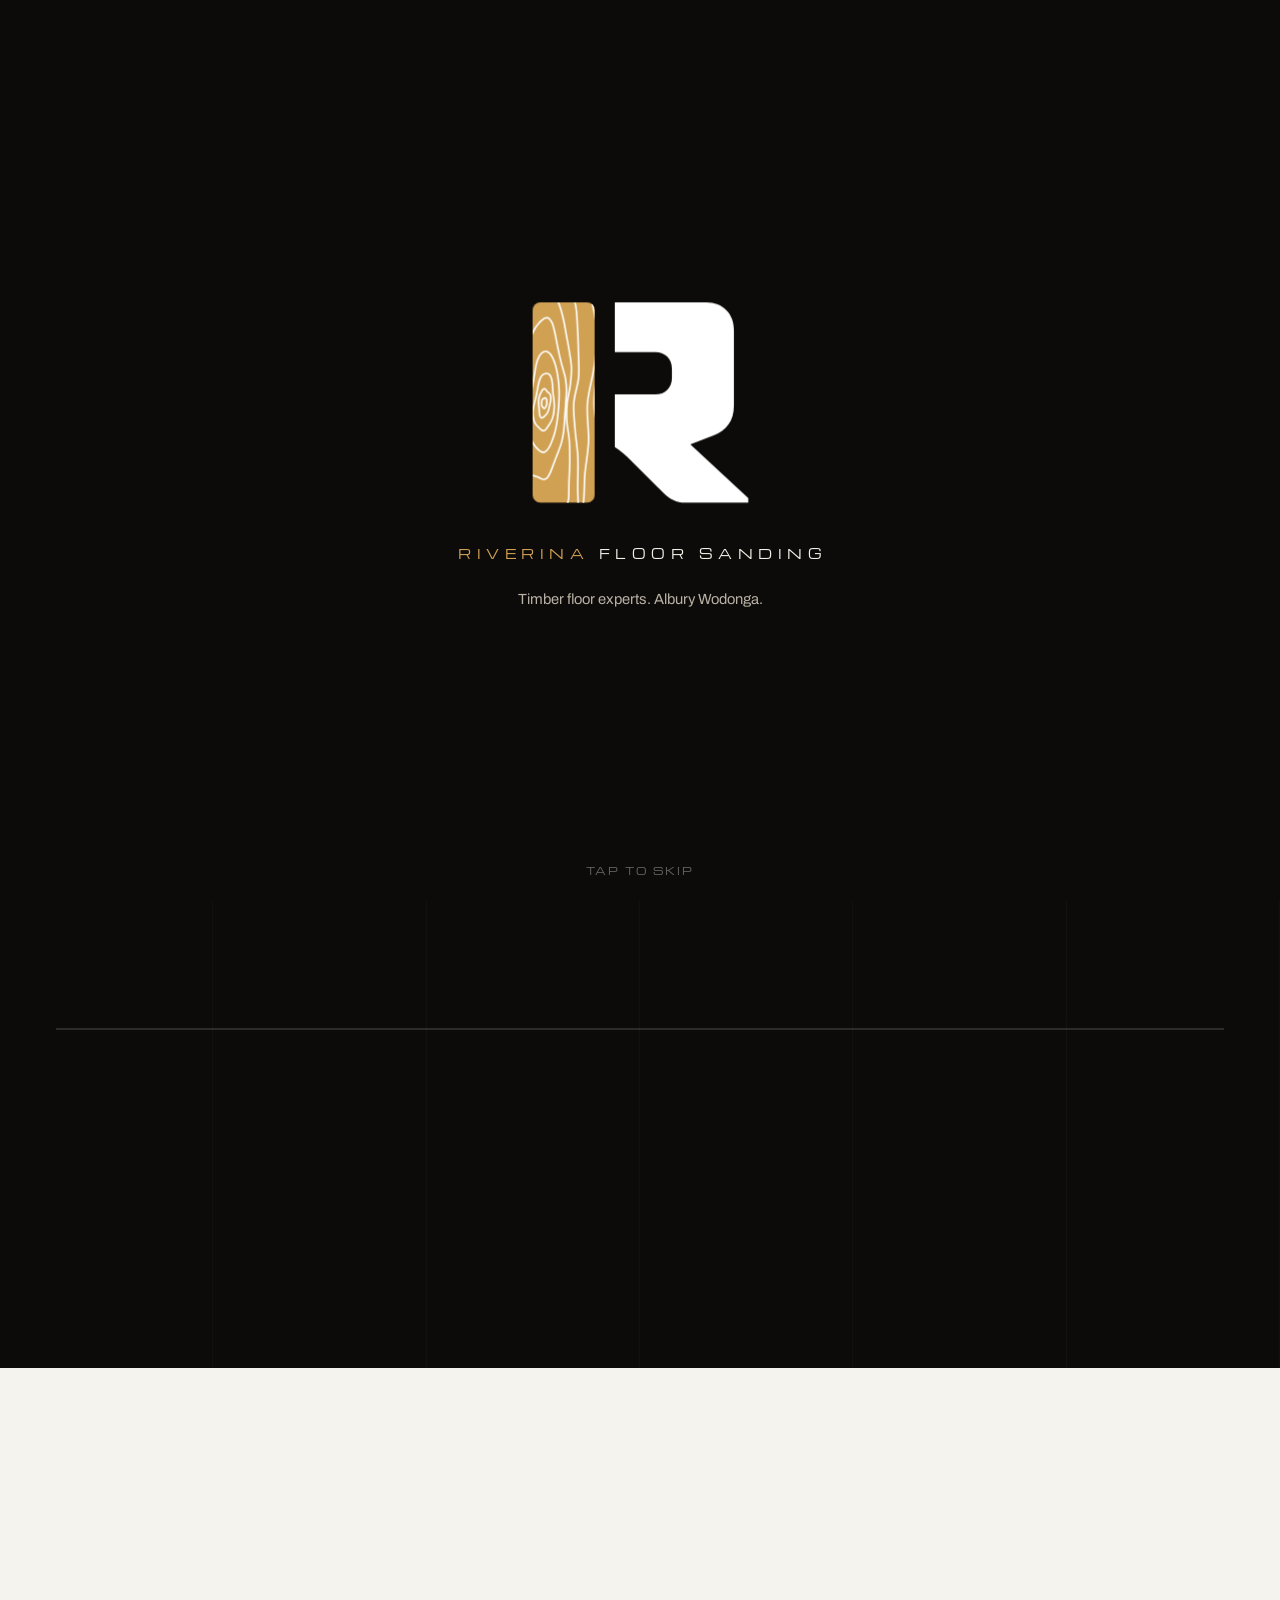
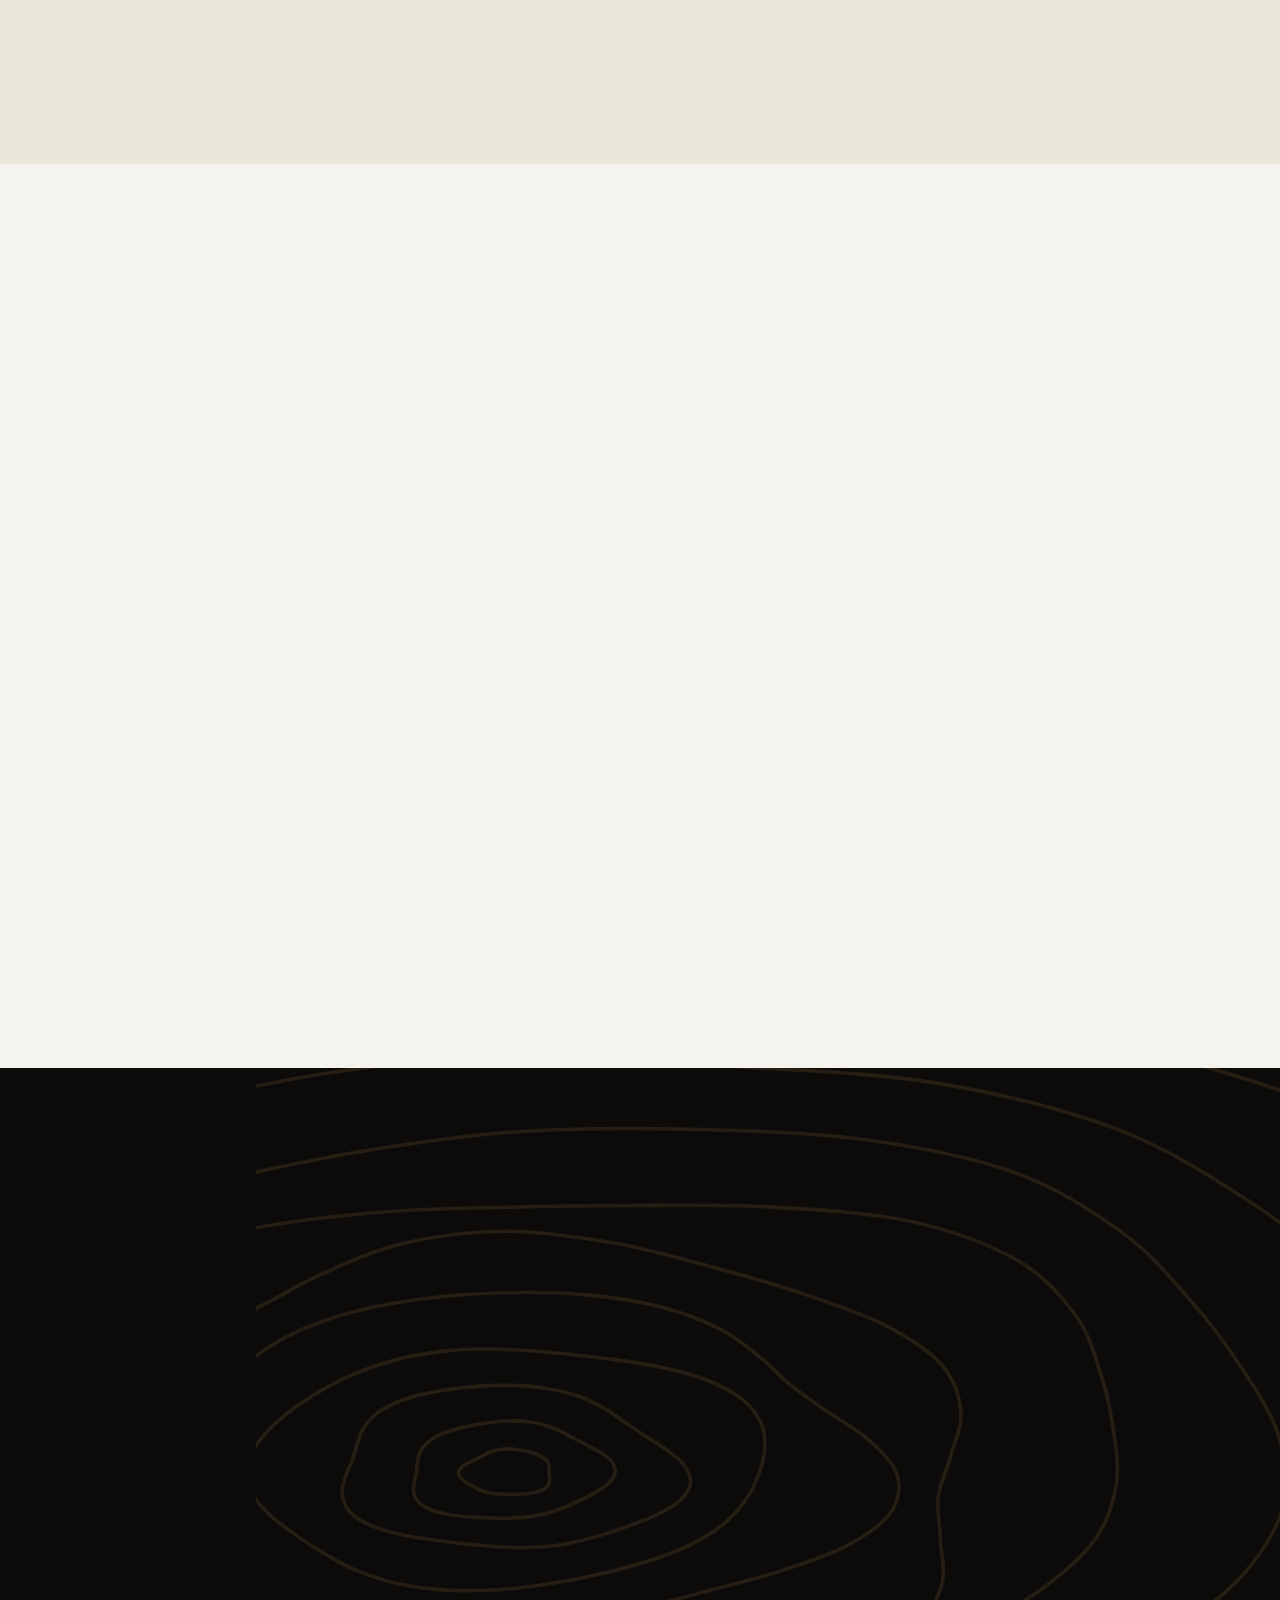
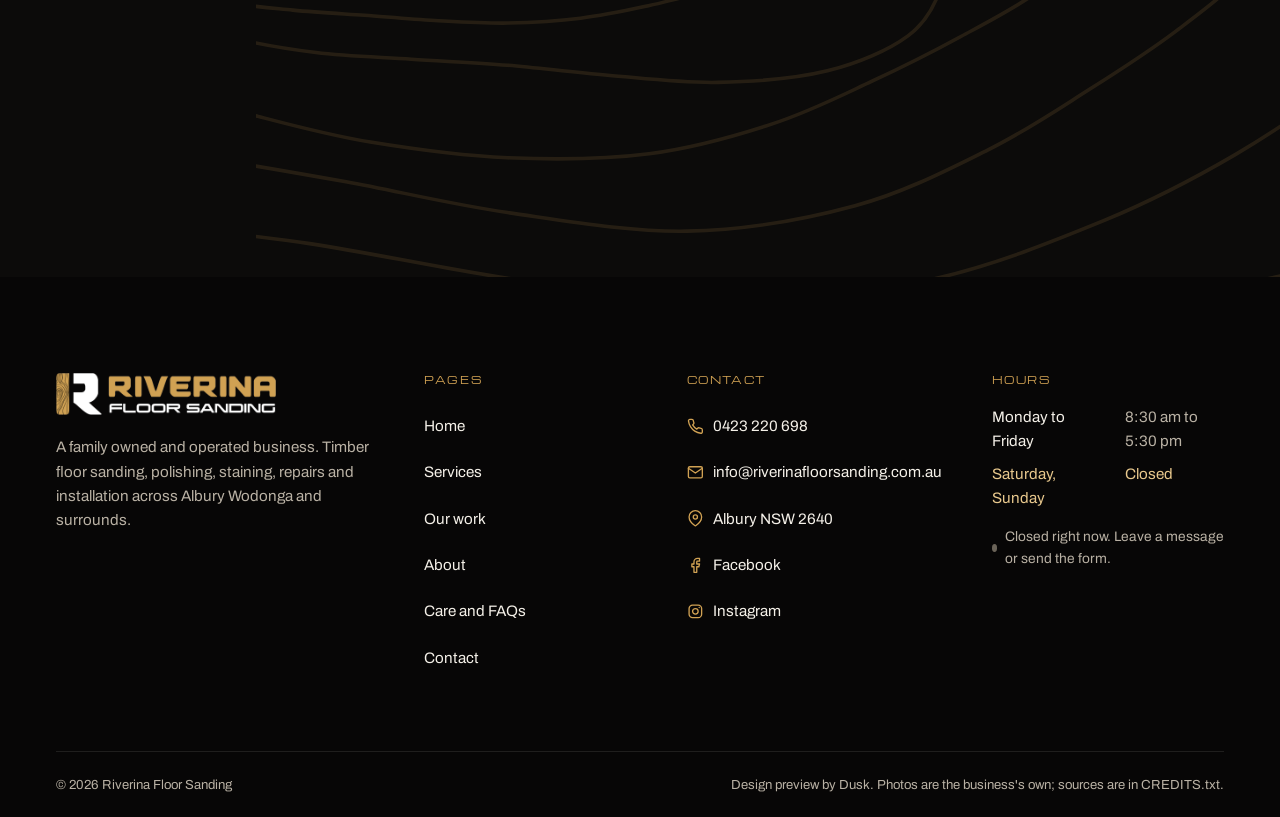
<file: care.html>
<!doctype html>
<html lang="en-AU">
<head>
<meta charset="utf-8">
<meta name="viewport" content="width=device-width, initial-scale=1, viewport-fit=cover">
<title>Care and FAQs | Riverina Floor Sanding, Albury Wodonga</title>
<meta name="description" content="How to look after a freshly sanded and polished timber floor: drying times, cleaning, what to avoid, and answers to common questions.">
<meta name="robots" content="noindex, nofollow">
<meta name="theme-color" content="#0c0b0a">
<meta name="format-detection" content="telephone=no">
<link rel="icon" href="assets/brand/favicon.svg" type="image/svg+xml">
<link rel="apple-touch-icon" href="assets/brand/mark.png">
<link rel="preconnect" href="https://fonts.googleapis.com">
<link rel="preconnect" href="https://fonts.gstatic.com" crossorigin>
<link href="https://fonts.googleapis.com/css2?family=Archivo:wdth,wght@100..125,400..800&amp;family=Michroma&amp;display=swap" rel="stylesheet">
<link rel="stylesheet" href="assets/css/site.css?v=2">
<script>
(function(){var r=document.documentElement,p=false,m=false,inside=false,t='navigate';r.classList.add('js');
try{var s=sessionStorage;m=matchMedia('(prefers-reduced-motion: reduce)').matches;if(!m)r.classList.add('motion');
var n=(performance.getEntriesByType&&performance.getEntriesByType('navigation')[0])||{};t=n.type||'navigate';
inside=!!s.getItem('rfs-nav');s.removeItem('rfs-nav');
if(!inside&&t==='navigate'&&document.referrer){try{var u=new URL(document.referrer);inside=u.origin===location.origin&&u.pathname.split('/').slice(0,-1).join('/')===location.pathname.split('/').slice(0,-1).join('/')}catch(e){}}
if(t==='back_forward')inside=true;
if(t==='reload')inside=false;
p=!m&&(!inside||/[?&]intro=1/.test(location.search));
if(/[?&]intro=0/.test(location.search))p=false;}catch(e){}
r.classList.add(p?'has-intro':'no-intro');if(p)r.classList.add('intro-lock');else if(inside&&!m&&t!=='back_forward')r.classList.add('arriving');
setTimeout(function(){if(!window.__rfs){r.classList.remove('has-intro','intro-lock','motion','arriving');r.classList.add('no-intro','ready')}},6000);
// if a newer version has been published than the copy this browser kept, load the new one once
try{var B='2';fetch('version.txt?'+Date.now(),{cache:'no-store'}).then(function(x){return x.ok?x.text():''}).then(function(t){t=(t||'').trim();
if(/^\d+$/.test(t)&&t!==B&&!new RegExp('[?&]r='+t+'(&|$)').test(location.search)){location.replace(location.pathname+'?r='+t+location.hash)}}).catch(function(){})}catch(e){}
})();
</script>
</head>
<body class="page-care">
<a class="skip" href="#main">Skip to content</a>
<svg class="sr" aria-hidden="true" focusable="false" width="0" height="0"><defs>
<symbol id="i-phone" viewBox="0 0 24 24"><path d="M22 16.92v3a2 2 0 0 1-2.18 2 19.79 19.79 0 0 1-8.63-3.07 19.5 19.5 0 0 1-6-6 19.79 19.79 0 0 1-3.07-8.67A2 2 0 0 1 4.11 2h3a2 2 0 0 1 2 1.72 12.84 12.84 0 0 0 .7 2.81 2 2 0 0 1-.45 2.11L8.09 9.91a16 16 0 0 0 6 6l1.27-1.27a2 2 0 0 1 2.11-.45 12.84 12.84 0 0 0 2.81.7A2 2 0 0 1 22 16.92z"/></symbol>
<symbol id="i-go" viewBox="0 0 24 24"><path d="M4 12h16M13 5l7 7-7 7"/></symbol>
<symbol id="i-left" viewBox="0 0 24 24"><path d="M20 12H4M11 5l-7 7 7 7"/></symbol>
<symbol id="i-check" viewBox="0 0 24 24"><path d="M20 6L9 17l-5-5"/></symbol>
<symbol id="i-x" viewBox="0 0 24 24"><path d="M18 6L6 18M6 6l12 12"/></symbol>
<symbol id="i-star" viewBox="0 0 24 24"><path d="M12 2.5l2.9 6.2 6.6.8-4.9 4.6 1.3 6.7L12 17.5l-5.9 3.3 1.3-6.7-4.9-4.6 6.6-.8z"/></symbol>
<symbol id="i-mail" viewBox="0 0 24 24"><path d="M4 4h16a2 2 0 0 1 2 2v12a2 2 0 0 1-2 2H4a2 2 0 0 1-2-2V6a2 2 0 0 1 2-2z"/><path d="M22 6l-10 7L2 6"/></symbol>
<symbol id="i-pin" viewBox="0 0 24 24"><path d="M21 10c0 7-9 13-9 13s-9-6-9-13a9 9 0 0 1 18 0z"/><circle cx="12" cy="10" r="3"/></symbol>
<symbol id="i-clock" viewBox="0 0 24 24"><circle cx="12" cy="12" r="9"/><path d="M12 7v5l3 2"/></symbol>
<symbol id="i-fb" viewBox="0 0 24 24"><path d="M18 2h-3a5 5 0 0 0-5 5v3H7v4h3v8h4v-8h3l1-4h-4V7a1 1 0 0 1 1-1h3z"/></symbol>
<symbol id="i-ig" viewBox="0 0 24 24"><rect x="3" y="3" width="18" height="18" rx="5"/><circle cx="12" cy="12" r="4"/><path d="M17.5 6.5h.01"/></symbol>
<symbol id="i-play" viewBox="0 0 24 24"><path d="M7 4l13 8-13 8z"/></symbol>
<symbol id="i-pause" viewBox="0 0 24 24"><path d="M6 4h4v16H6zM14 4h4v16h-4z"/></symbol>
</defs></svg>
<div class="intro" id="intro" aria-hidden="true">
  <div class="intro-rows"><i style="--i:0"></i><i style="--i:1"></i><i style="--i:2"></i><i style="--i:3"></i><i style="--i:4"></i><i style="--i:5"></i><i style="--i:6"></i></div>
  <div class="intro-c">
    <svg class="intro-mark" viewBox="0 0 512 512" focusable="false"><defs><clipPath id="pk"><rect x="17" y="32" width="138" height="446" rx="17"/></clipPath></defs>
      <rect class="im-plank" x="17" y="32" width="138" height="446" rx="17"/>
      <g class="im-grain" clip-path="url(#pk)"><path pathLength="1" style="--i:0" d="M48.5 256C48.5 256.6 48.4 257.2 48.4 257.7C48.3 258.3 48.2 258.9 48 259.4C47.9 260 47.7 260.5 47.5 261C47.3 261.5 47.1 262 46.9 262.5C46.7 262.9 46.5 263.4 46.3 263.9C46.1 264.3 45.9 264.8 45.7 265.3C45.4 265.7 45.2 266.2 44.9 266.6C44.6 267 44.3 267.4 44 267.6C43.7 267.9 43.3 268.1 43 268.1C42.7 268.2 42.3 268.2 42 268C41.7 267.9 41.3 267.7 41 267.4C40.8 267.1 40.5 266.8 40.2 266.5C40 266.1 39.8 265.8 39.5 265.5C39.3 265.1 39.1 264.8 38.9 264.5C38.6 264.2 38.4 263.9 38.2 263.6C38 263.3 37.7 262.9 37.5 262.5C37.3 262.1 37.1 261.7 37 261.2C36.8 260.7 36.7 260.2 36.6 259.6C36.5 259 36.5 258.4 36.5 257.8C36.5 257.2 36.5 256.6 36.5 256C36.6 255.4 36.6 254.8 36.7 254.2C36.8 253.6 36.9 253 37 252.4C37.2 251.8 37.3 251.2 37.5 250.7C37.7 250.1 37.8 249.5 38.1 249.1C38.3 248.6 38.6 248.1 38.9 247.8C39.1 247.4 39.4 247.1 39.8 246.8C40.1 246.6 40.4 246.4 40.7 246.3C41 246.1 41.3 246 41.6 245.9C41.9 245.8 42.2 245.7 42.5 245.6C42.8 245.5 43.1 245.4 43.4 245.2C43.7 245.1 44 245 44.3 244.9C44.6 244.8 45 244.7 45.3 244.8C45.6 244.8 46 244.9 46.3 245.1C46.6 245.4 46.8 245.7 47.1 246.1C47.3 246.5 47.5 247 47.7 247.5C47.8 248 48 248.6 48.1 249.1C48.2 249.7 48.2 250.3 48.3 250.9C48.4 251.4 48.4 252 48.5 252.6C48.5 253.1 48.5 253.7 48.5 254.3C48.6 254.8 48.6 255.4 48.5 256Z"/><path pathLength="1" style="--i:1" d="M56 256C55.6 257.7 55.2 259.3 54.8 260.8C54.5 262.3 54.1 263.8 53.7 265.2C53.4 266.7 53 268.1 52.7 269.5C52.3 271 51.9 272.4 51.5 273.7C51 275 50.5 276.3 50 277.4C49.5 278.5 48.9 279.4 48.3 280.3C47.7 281.1 47.1 281.8 46.4 282.4C45.8 283.1 45.2 283.6 44.6 284.2C43.9 284.8 43.3 285.4 42.7 286C42 286.6 41.3 287.3 40.6 287.8C40 288.3 39.2 288.9 38.5 289.1C37.7 289.3 36.9 289.3 36.2 289C35.5 288.7 34.8 288 34.2 287C33.6 286 33.1 284.6 32.7 283.1C32.3 281.7 32 279.9 31.8 278.2C31.6 276.5 31.6 274.7 31.5 273.2C31.4 271.6 31.4 270.1 31.3 268.6C31.2 267.2 31.1 265.9 30.9 264.6C30.8 263.2 30.6 261.9 30.4 260.5C30.3 259.1 30.1 257.6 30 256C29.9 254.4 29.9 252.7 30 251C30.1 249.4 30.3 247.6 30.6 246C30.9 244.3 31.4 242.7 31.8 241.2C32.3 239.7 32.9 238.3 33.4 237C34 235.7 34.6 234.4 35.2 233.2C35.8 232 36.4 230.9 37 229.8C37.6 228.7 38.3 227.7 39 226.8C39.7 226 40.4 225.3 41.1 224.8C41.8 224.4 42.6 224.2 43.3 224.3C44 224.4 44.7 224.9 45.4 225.4C46 225.9 46.6 226.7 47.1 227.4C47.7 228.1 48.1 229 48.6 229.7C49.1 230.3 49.6 230.9 50.1 231.4C50.7 231.9 51.2 232.2 51.8 232.6C52.4 233.1 53.1 233.4 53.7 234.1C54.3 234.7 55 235.4 55.5 236.5C56.1 237.5 56.5 238.8 56.8 240.3C57.1 241.8 57.3 243.5 57.3 245.3C57.3 247 57.1 249 56.9 250.7C56.7 252.5 56.3 254.3 56 256Z"/><path pathLength="1" style="--i:2" d="M64.8 256C65 259.4 65.1 263.3 64.9 266.9C64.7 270.6 64.4 274.5 63.9 278C63.3 281.4 62.5 284.8 61.7 287.7C60.9 290.6 59.8 293.1 58.8 295.3C57.8 297.5 56.7 299.3 55.6 301C54.6 302.7 53.6 304.2 52.6 305.7C51.6 307.2 50.7 308.8 49.7 310.2C48.7 311.6 47.8 313.1 46.8 314.2C45.8 315.3 44.7 316.4 43.6 317C42.5 317.6 41.4 317.8 40.3 317.7C39.2 317.6 38.1 317.1 37 316.4C35.9 315.7 34.8 314.7 33.8 313.8C32.7 312.8 31.7 311.8 30.6 310.7C29.5 309.7 28.4 308.7 27.3 307.5C26.1 306.3 24.9 305 23.8 303.3C22.7 301.6 21.6 299.6 20.6 297.1C19.7 294.6 18.9 291.5 18.4 288.3C17.9 285 17.6 281.2 17.7 277.6C17.7 273.9 18.2 269.9 18.7 266.3C19.2 262.7 20 259.2 20.8 256C21.5 252.8 22.4 249.9 23.2 247C23.9 244 24.6 241.4 25.2 238.5C25.8 235.7 26.3 232.8 26.9 229.8C27.4 226.7 27.9 223.5 28.5 220.3C29.2 217.1 29.8 213.7 30.6 210.8C31.4 207.8 32.2 204.9 33.2 202.5C34.1 200.1 35.2 198.1 36.3 196.5C37.4 194.9 38.6 193.8 39.7 192.8C40.9 191.9 42.1 191.4 43.2 191C44.4 190.5 45.6 190.2 46.8 190.1C48 190 49.2 190 50.4 190.4C51.6 190.8 52.8 191.3 53.9 192.4C55 193.5 56.2 195.1 57.1 197C58 199 58.9 201.6 59.5 204.3C60.1 206.9 60.5 210.1 60.8 213.1C61.2 216 61.3 219.2 61.4 222.1C61.6 225 61.7 227.7 61.9 230.4C62.1 233 62.4 235.5 62.7 238.1C63.1 240.8 63.5 243.4 63.9 246.4C64.2 249.4 64.6 252.6 64.8 256Z"/><path pathLength="1" style="--i:3" d="M75.3 256C74.9 262.1 74.4 268.6 73.8 274.7C73.2 280.9 72.6 287.2 71.8 292.8C71 298.5 70.2 303.9 69.2 308.9C68.2 313.8 67.2 318.2 66 322.4C64.9 326.6 63.7 330.3 62.4 333.9C61.2 337.6 59.9 341 58.5 344.2C57.2 347.5 55.8 350.7 54.3 353.4C52.8 356.1 51.2 358.6 49.6 360.5C47.9 362.4 46.2 363.9 44.5 364.7C42.8 365.6 41.1 365.7 39.4 365.6C37.8 365.4 36.1 364.6 34.5 363.6C32.8 362.7 31.3 361.4 29.6 359.9C28 358.5 26.4 357 24.8 355.1C23.2 353.2 21.5 351.2 19.9 348.6C18.3 346 16.7 343.1 15.1 339.4C13.6 335.7 12.1 331.3 10.8 326.5C9.5 321.6 8.3 315.9 7.5 310.1C6.7 304.4 6.1 297.9 6 291.8C5.9 285.7 6.2 279.4 6.8 273.4C7.3 267.4 8.3 261.6 9.3 256C10.2 250.4 11.4 245.1 12.5 239.6C13.5 234.2 14.7 228.9 15.7 223.5C16.7 218.1 17.7 212.5 18.6 207C19.6 201.5 20.4 195.8 21.3 190.5C22.1 185.2 22.9 179.9 23.8 175.3C24.8 170.6 25.8 166.3 26.9 162.7C28 159.1 29.3 156 30.7 153.4C32 150.8 33.5 148.8 35 147.1C36.6 145.4 38.2 144.1 39.8 143.1C41.4 142.1 43.1 141.3 44.9 141.2C46.6 141 48.4 141.1 50.3 142C52.1 142.9 54 144.3 55.9 146.5C57.7 148.7 59.6 151.7 61.3 155.1C63 158.6 64.7 162.8 66.2 167.1C67.6 171.3 68.9 176.1 69.9 180.7C71 185.3 71.8 190 72.6 194.6C73.3 199.2 73.9 203.6 74.4 208.3C74.9 212.9 75.3 217.5 75.6 222.5C75.8 227.5 76 232.7 75.9 238.3C75.9 243.9 75.6 249.9 75.3 256Z"/><path pathLength="1" style="--i:4" d="M90.6 256C90 266.3 89.1 277.9 88.3 288.2C87.5 298.5 87.2 308.8 86.1 317.7C85 326.6 83.4 334.5 81.7 341.6C80 348.6 77.7 354.4 75.6 360.2C73.6 366 71.4 371 69.3 376.4C67.3 381.8 65.2 387.3 63.2 392.5C61.3 397.8 59.3 403.4 57.4 407.9C55.4 412.4 53.4 416.8 51.4 419.7C49.3 422.6 47.1 424.5 44.9 425.4C42.6 426.4 40.2 425.8 37.9 425.3C35.6 424.7 33.3 423.2 31 422.2C28.7 421.2 26.5 420.1 24.1 419.2C21.7 418.4 19.3 418.1 16.7 416.9C14.1 415.7 11.3 414.8 8.7 411.9C6.1 408.9 3.3 405.2 1.1 399.4C-1 393.6 -2.7 385.8 -4 377C-5.3 368.2 -6 357.1 -6.7 346.5C-7.4 335.8 -8.2 323.9 -8.1 313.2C-8.1 302.5 -7.5 291.9 -6.4 282.4C-5.3 272.8 -3.1 264.4 -1.4 256C0.4 247.6 2.6 240.2 4.2 232C5.8 223.8 7.4 215.8 8.4 206.9C9.4 198 9.8 188.3 10.1 178.7C10.3 169.1 9.6 158.6 9.8 149.3C10 140 10.2 130.6 11.3 122.7C12.4 114.9 14.3 108 16.3 102.2C18.3 96.5 20.8 92.2 23.2 88.2C25.6 84.2 28.2 81.3 30.7 78.5C33.1 75.6 35.6 73.1 38.1 71.1C40.7 69.1 43.2 67 45.7 66.5C48.3 65.9 50.9 65.9 53.3 67.8C55.8 69.7 58.2 73.1 60.3 78C62.4 82.9 64.1 89.9 65.8 97.2C67.6 104.5 69 113.5 70.7 121.6C72.3 129.7 74 138.3 75.6 145.7C77.3 153.1 78.9 159.8 80.5 166.1C82.1 172.4 83.8 177.6 85.4 183.6C87 189.6 88.9 195.2 90.1 202.3C91.2 209.4 92.1 217.3 92.2 226.2C92.3 235.2 91.3 245.7 90.6 256Z"/><path pathLength="1" style="--i:5" d="M93.7 256C92.4 269.3 92.2 282.4 93 296.3C93.8 310.3 97.4 324.7 98.5 339.7C99.6 354.8 99.6 371.1 99.5 386.5C99.4 402 98.3 418.6 97.8 432.5C97.3 446.5 98 460.1 96.7 470.2C95.3 480.3 92.6 488 89.7 493C86.8 497.9 82.7 499.3 79.1 499.9C75.6 500.4 71.9 497.8 68.6 496.4C65.3 495.1 62.1 492.4 59.1 491.7C56.1 490.9 53.5 491 50.6 491.9C47.8 492.9 45.2 495.7 42.2 497.3C39.2 498.9 36.1 501.6 32.8 501.7C29.6 501.8 26.3 501.2 22.9 497.8C19.4 494.4 16.1 488.8 12.3 481.4C8.6 474.1 4.1 464.2 0.5 453.8C-3.1 443.5 -7 431.4 -9.5 419.4C-12.1 407.4 -13 394.7 -14.8 381.9C-16.6 369.1 -18.1 356.1 -20.3 342.5C-22.6 328.9 -26.9 314.8 -28.3 300.4C-29.6 286 -30 270.7 -28.3 256C-26.6 241.3 -21.1 226.1 -18.1 212.4C-15 198.7 -12 185.4 -9.8 173.9C-7.6 162.3 -6.5 152.3 -4.7 142.8C-2.9 133.3 -1.1 125.7 0.8 117C2.7 108.3 4.9 100.3 6.8 90.6C8.8 80.9 11.3 70.2 12.7 58.7C14.1 47.2 14.5 33.7 15 21.6C15.5 9.4 14.5 -4.1 15.8 -14.1C17 -24.1 19.6 -33.4 22.5 -38.5C25.4 -43.7 29.4 -45.8 33 -44.9C36.5 -43.9 39.9 -38.9 43.8 -32.9C47.7 -26.9 51.9 -17.6 56.2 -8.8C60.4 -0.1 65.3 10.2 69.2 19.5C73.1 28.8 76.6 38 79.5 47.1C82.3 56.3 84.3 64.8 86.4 74.3C88.4 83.7 89.8 93.2 91.8 103.9C93.7 114.5 96.1 126.1 98 138.2C99.9 150.3 102.8 163.6 103.2 176.6C103.6 189.6 102.2 203.2 100.6 216.4C99.1 229.6 95 242.7 93.7 256Z"/><path pathLength="1" style="--i:6" d="M108.5 256C107.1 275.2 109.7 294.4 111.3 314.7C112.8 334.9 116.6 356 117.6 377.3C118.5 398.6 117.2 421.5 117.1 442.6C117 463.7 120.1 485.7 117 504C114 522.3 105 539.5 98.9 552.5C92.8 565.5 86 575.1 80.5 581.9C75 588.7 70.4 591.2 65.7 593.4C61.1 595.6 56.8 594.5 52.7 595.1C48.6 595.6 44.8 595.3 41 596.7C37.1 598 33.5 600.6 29.8 603.2C26 605.7 22.4 609.9 18.5 611.8C14.6 613.7 10.6 615.9 6.6 614.4C2.5 613 -2.2 609.7 -5.7 603.2C-9.2 596.8 -12.9 587.1 -14.4 575.7C-15.8 564.3 -14 549.9 -14.6 535C-15.1 520.2 -15.1 503.5 -17.7 486.7C-20.3 470 -27 452.5 -30 434.5C-33 416.5 -33.3 398 -35.7 378.7C-38.1 359.5 -42.5 339.2 -44.4 318.8C-46.4 298.3 -49.6 276.6 -47.5 256C-45.5 235.4 -35.8 214.2 -32 195.1C-28.2 175.9 -27.4 157.7 -24.7 141.1C-22 124.5 -19 109.9 -15.6 95.5C-12.3 81.2 -7 68.6 -4.8 54.7C-2.6 40.8 -2.5 27.2 -2.5 12C-2.6 -3.2 -6.5 -19.9 -5 -36.5C-3.6 -53.1 1.6 -71.8 5.9 -87.7C10.3 -103.6 16.3 -120.1 20.9 -131.9C25.5 -143.7 29.1 -153.4 33.4 -158.3C37.7 -163.2 42.4 -163.8 46.8 -161.2C51.2 -158.7 56.1 -151.3 59.9 -143.2C63.7 -135.1 67.3 -123.4 69.8 -112.6C72.3 -101.7 72.9 -89.5 75 -77.8C77 -66.2 78.6 -54.8 82.2 -42.7C85.8 -30.7 91.6 -18.8 96.6 -5.5C101.6 7.9 108.9 21.9 112.2 37.4C115.6 52.9 115.6 70 116.7 87.5C117.8 105 118.4 123.9 118.8 142.5C119.2 161.2 120.9 180.3 119.2 199.2C117.4 218.1 109.8 236.8 108.5 256Z"/><path pathLength="1" style="--i:7" d="M138.9 256C136.5 285.8 142.3 314.5 141.3 340.9C140.4 367.2 135.2 390.8 133.2 414.1C131.2 437.4 132.9 458.8 129.4 480.8C125.9 502.8 118.1 524.8 112.3 546.2C106.5 567.6 98.5 589.7 94.7 609.1C90.9 628.5 92.5 647.4 89.5 662.5C86.4 677.7 81 690 76.4 700.1C71.8 710.2 66.6 716.4 62 723.1C57.5 729.8 53 734.1 49.1 740.4C45.1 746.7 41.6 753.5 38.1 760.9C34.5 768.3 31.9 778.2 27.8 784.7C23.7 791.2 19.1 799.1 13.5 799.9C8 800.7 1.6 798.9 -5.5 789.3C-12.7 779.7 -23.6 763.4 -29.4 742.3C-35.1 721.2 -37.2 691.8 -40 662.6C-42.8 633.3 -47.4 598.2 -46.1 566.9C-44.9 535.5 -34 503.1 -32.2 474.5C-30.5 445.9 -34 420 -35.8 395.3C-37.5 370.5 -39.6 349.3 -42.8 326.1C-46 302.9 -54.5 280.8 -55.1 256C-55.7 231.2 -48.1 204.6 -46.5 177C-44.9 149.4 -45.7 119 -45.4 90.4C-45 61.7 -44.3 31.9 -44.4 5.2C-44.5 -21.5 -48.5 -46.8 -45.9 -69.6C-43.2 -92.4 -33.5 -112.4 -28.5 -131.6C-23.6 -150.9 -21.9 -168.1 -16.2 -185C-10.5 -202 -1.6 -218.6 5.5 -233.3C12.6 -248 20.4 -263 26.3 -273.2C32.2 -283.4 35.8 -292.1 41 -294.3C46.3 -296.6 53.1 -294.1 58.1 -286.7C63 -279.3 68.3 -265.1 70.6 -250.1C72.9 -235 70.2 -214.1 72.1 -196.5C74 -178.8 78.7 -159.3 81.9 -144.1C85 -128.9 87.8 -116.2 90.9 -105.2C94 -94.3 96.6 -87.6 100.5 -78.2C104.4 -68.8 108 -61.7 114.4 -48.9C120.7 -36 131.4 -21.2 138.5 -1.1C145.5 18.9 153.7 44.3 156.6 71.5C159.4 98.8 158.6 131.4 155.6 162.2C152.7 192.9 141.3 226.2 138.9 256Z"/><path pathLength="1" style="--i:8" d="M153.7 256C153.9 293.7 166.2 330.7 167.4 365.9C168.6 401.2 165.4 434.7 160.7 467.5C156 500.4 143.2 532 139.1 563.1C134.9 594.2 137.7 625.1 135.9 654.1C134.1 683.2 129.9 712 128.3 737.7C126.7 763.3 130.5 787.3 126.3 807.8C122.1 828.2 111.1 845.5 103 860.4C94.8 875.3 84.9 886.5 77.5 897C70.1 907.5 64.6 915.5 58.7 923.3C52.8 931.1 47.9 938.4 42.1 944C36.4 949.6 30.6 955.5 24.3 957C17.9 958.6 11.1 959.1 4.2 953.3C-2.7 947.4 -12.7 937.8 -17.3 921.9C-21.9 906 -20.1 883.8 -23.2 858C-26.2 832.2 -30.8 799.8 -35.4 767.1C-40 734.5 -46.3 697.4 -50.6 662.3C-54.9 627.2 -60.7 590.9 -61.4 556.4C-62.1 522 -55.1 488.8 -54.8 455.7C-54.5 422.5 -54.8 390.8 -59.4 357.5C-64 324.2 -79.9 290.9 -82.3 256C-84.8 221.1 -77.3 184.6 -74.1 148.1C-70.8 111.6 -62.4 73.4 -62.8 37.2C-63.1 1.1 -75.8 -35.4 -76.3 -69C-76.8 -102.6 -71.8 -134.6 -65.9 -164.3C-59.9 -193.9 -47.2 -221.2 -40.7 -246.9C-34.1 -272.7 -30.1 -296.5 -26.5 -318.7C-22.9 -340.9 -23.2 -362.1 -19.2 -380.2C-15.2 -398.3 -7.7 -415.3 -2.4 -427.3C3 -439.2 7.1 -448.4 12.8 -451.9C18.6 -455.5 25.6 -454 32.4 -448.4C39.2 -442.8 47.3 -431.1 53.6 -418.2C59.9 -405.3 63.4 -387.6 70.1 -371C76.7 -354.4 86.3 -335.8 93.4 -318.8C100.5 -301.7 108.9 -285.3 112.8 -268.5C116.6 -251.6 114 -236.2 116.6 -217.4C119.3 -198.7 124.5 -179.8 128.9 -156.2C133.2 -132.5 135.6 -105.9 142.5 -75.7C149.4 -45.4 166.4 -10.5 170.3 25.4C174.1 61.3 168.5 101.3 165.7 139.7C163 178.1 153.4 218.3 153.7 256Z"/><path pathLength="1" style="--i:9" d="M167.3 256C169.1 301.9 185.3 348.3 186.3 393.8C187.2 439.2 176.5 485.3 173.1 528.8C169.6 572.4 167.7 615 165.6 654.9C163.5 694.7 165.3 732 160.6 768C155.9 804.1 144.2 837.3 137.6 871C131.1 904.6 126 937.3 121.1 970C116.2 1002.7 111.3 1036.5 108.2 1067.3C105.1 1098.1 109.2 1130.1 102.3 1154.8C95.4 1179.4 76.9 1202.3 66.8 1215C56.7 1227.7 49.1 1234 41.8 1230.9C34.6 1227.8 27.9 1214.7 23.2 1196.5C18.5 1178.3 21.1 1150 13.6 1121.8C6.1 1093.7 -12.6 1059.1 -21.8 1027.6C-30.9 996.1 -38.1 963.4 -41.4 932.9C-44.8 902.4 -39 874 -41.9 844.7C-44.9 815.3 -52.8 788 -59.1 756.7C-65.3 725.4 -73.1 693.4 -79.3 656.9C-85.4 620.4 -93.7 580.2 -96.1 537.6C-98.5 495 -90.5 447.9 -93.6 401C-96.8 354 -113.4 304.3 -114.7 256C-116.1 207.7 -104.5 158.9 -101.6 111.4C-98.8 64 -98.2 17.1 -97.5 -28.9C-96.8 -74.9 -102.5 -120.5 -97.3 -164.5C-92.1 -208.5 -72.2 -252.7 -66.1 -292.8C-60.1 -332.9 -62.5 -372.3 -61 -405.2C-59.4 -438.1 -61.7 -467.5 -57.1 -490.1C-52.4 -512.7 -41.5 -528.9 -32.8 -540.8C-24.1 -552.7 -13.4 -557.3 -4.9 -561.7C3.5 -566.2 10.3 -565.5 17.8 -567.5C25.2 -569.6 32.2 -570.8 39.8 -573.9C47.4 -577 55.5 -582.6 63.4 -586.1C71.3 -589.6 79.7 -595.6 87.1 -594.7C94.6 -593.7 103.4 -591.7 108.3 -580.5C113.3 -569.2 110.1 -552.1 116.7 -527.2C123.4 -502.4 139.2 -468.7 148.3 -431.5C157.4 -394.3 169.4 -349 171.4 -304.1C173.3 -259.3 159.7 -209.8 160.2 -162.5C160.7 -115.2 172 -67 174.5 -20.1C177.1 26.7 176.6 72.6 175.4 118.6C174.2 164.7 165.5 210.1 167.3 256Z"/></g>
      <path class="im-r" d="M200 32H404C440 32 465 57 465 93V262C465 296 448 318 420 328L368 348L497 468V478H356C338 478 322 470 308 456L236 384C224 372 212 362 200 354V237H290C312 237 327 222 327 200V180C327 158 312 143 290 143H200Z"/>
    </svg>
    <p class="intro-word"><span><b>Riverina</b> Floor Sanding</span></p>
    <p class="intro-tag">Timber floor experts. Albury Wodonga.</p>
  </div>
  <span class="intro-skip">Tap to skip</span>
</div>
<div class="pass" aria-hidden="true"></div>
<p class="strip"><span class="s-long"><b>Design preview</b> for Riverina Floor Sanding, prepared by Dusk. Not the live website: the quote form sends nothing.</span><span class="s-short"><b>Design preview</b> by Dusk. The form sends nothing.</span></p>
<header class="hdr"><div class="wrap hdr-in">
  <a class="brand" href="index.html" aria-label="Riverina Floor Sanding, home"><img src="assets/brand/logo-light.png" alt="Riverina Floor Sanding" width="500" height="96"></a>
  <nav class="nav" aria-label="Main"><a href="services.html">Services</a><a href="gallery.html">Our work</a><a href="about.html">About</a><a href="care.html" aria-current="page">Care and FAQs</a><a href="contact.html">Contact</a></nav>
  <a class="hdr-tel" href="tel:0423220698" aria-label="Call 0423 220 698"><svg class="ico" viewBox="0 0 24 24" aria-hidden="true" focusable="false"><use href="#i-phone"/></svg><span>0423 220 698</span></a>
  <a class="btn sm" href="contact.html">Free quote</a>
  <button class="burger" type="button" aria-controls="menu" aria-expanded="false" aria-label="Open menu"><i></i><i></i><i></i></button>
</div></header>
<div class="menu" id="menu"><nav aria-label="Menu"><a href="index.html" style="--i:0"><small>01</small>Home</a><a href="services.html" style="--i:1"><small>02</small>Services</a><a href="gallery.html" style="--i:2"><small>03</small>Our work</a><a href="about.html" style="--i:3"><small>04</small>About</a><a href="care.html" style="--i:4" aria-current="page"><small>05</small>Care and FAQs</a><a href="contact.html" style="--i:5"><small>06</small>Contact</a></nav>
  <div class="menu-foot"><a class="btn" href="contact.html">Get a free quote <svg class="ico i-go" viewBox="0 0 24 24" aria-hidden="true" focusable="false"><use href="#i-go"/></svg></a><a class="btn ghost" href="tel:0423220698"><svg class="ico" viewBox="0 0 24 24" aria-hidden="true" focusable="false"><use href="#i-phone"/></svg> Call 0423 220 698</a><p>Monday to Friday, 8:30 am to 5:30 pm. Albury Wodonga and surrounds.</p></div>
</div>
<main id="main">
<section class="phero"><div class="phero-bg"><img src="assets/img/g-hardwood-sheen.jpg" alt="" width="904" height="904" fetchpriority="high" decoding="async"></div><div class="wrap">
  <p class="crumbs"><a href="index.html">Home</a><span>/</span><span>Care and FAQs</span></p>
  <h1 data-split>Keep your floor looking the way we left it.</h1>
  <p class="lead">Now that your timber floor has been sanded and polished, a few simple habits will keep it in great condition. These are the tips we give every customer.</p>
</div></section><section class="sec dark" id="drying"><div class="boards"></div><div class="wrap">
  <div class="sec-head split"><div><p class="eyebrow" data-rv>The first month</p><h2 data-split>Give the finish time to cure.</h2></div><p class="lead" data-rv style="--d:1">A new coating is dry long before it is hard. Count from the final coat.</p></div>
  <div class="cure" role="list"><div class="cure-rail" aria-hidden="true"><i></i></div><div class="ci" role="listitem" data-rv style="--d:0"><b>24<small>hours</small></b><h3>Stay off it</h3><p>The floor takes 24 hours to dry and must not be walked on in that time.</p></div><div class="ci" role="listitem" data-rv style="--d:1"><b>72<small>hours</small></b><h3>Furniture stays out</h3><p>No furniture on the newly finished floor for 72 hours.</p></div><div class="ci" role="listitem" data-rv style="--d:2"><b>7<small>days</small></b><h3>Light use only</h3><p>Go easy for the first week so the coatings can cure properly.</p></div><div class="ci" role="listitem" data-rv style="--d:3"><b>3–4<small>weeks</small></b><h3>Then rugs and mats</h3><p>Keep rugs and mats off for 3 to 4 weeks after the final coat, so they do not leave a mark in the fresh coating.</p></div></div>
</div></section>
<section class="sec" id="cleaning"><div class="wrap">
  <div class="sec-head"><p class="eyebrow" data-rv>Day to day</p><h2 data-split>Cleaning and looking after it.</h2></div>
  <div class="dodont">
    <div class="dd" data-rv><h3><svg class="ico" viewBox="0 0 24 24" aria-hidden="true" focusable="false"><use href="#i-check"/></svg>Do</h3><ul><li>Vacuum and sweep. Grit left on the floor will scratch it.</li><li>Clean with methylated spirits mixed with water. The makers of the solvent-based products we use recommend it, and it keeps the sheen for longer.</li><li>Wipe up spills straight away so moisture does not sit on the boards.</li><li>Put felt pads under furniture to cut down scratches and dents.</li><li>Keep pets&#x27; nails trimmed.</li></ul></div>
    <div class="dd no" data-rv style="--d:1"><h3><svg class="ico" viewBox="0 0 24 24" aria-hidden="true" focusable="false"><use href="#i-x"/></svg>Do not</h3><ul><li>Use wax-based detergents. Over time they damage the finish and can stop a future re-coat from bonding, known as delamination.</li><li>Use a lot of water. The timber absorbs it, and it can damage and warp the boards.</li><li>Wear high heels on the floorboards.</li><li>Drag furniture across the floor without protection.</li><li>Leave the floor in direct sun if you can help it. Sun ages and yellows a polished floor, although water-based polyurethane keeps this to a minimum.</li></ul></div>
  </div>
</div></section>
<section class="sec paper-2" id="faqs"><div class="wrap faq">
  <div class="faq-side"><p class="eyebrow" data-rv>FAQs</p><h2 data-split>Your questions, answered.</h2><p class="lead" data-rv style="--d:1">Cannot find yours? Call us on <a href="tel:0423220698">0423 220 698</a>.</p></div>
  <div data-rv style="--d:1"><div class="acc"><details name="faq" open><summary>When can I walk on my floors again?</summary><div class="a"><p>The floor takes 24 hours to dry and must not be walked on in that time. Keep furniture off for 72 hours, and go easy on the floor for the first 7 days so the coating can cure properly.</p></div></details><details name="faq"><summary>How long does sanding and polishing take?</summary><div class="a"><p>On average it is a 2 to 4 day process from start to finish.</p></div></details><details name="faq"><summary>How much dust does sanding make?</summary><div class="a"><p>Our machinery collects more than 99% of the dust. You can also ask us about our dustless sanding options.</p></div></details><details name="faq"><summary>Can I stay in my home while the floors are done?</summary><div class="a"><p>Yes, but we do not recommend it. You will not be able to use the floors for part of each day while the coats dry.</p></div></details><details name="faq"><summary>When can I move my furniture back?</summary><div class="a"><p>After 72 hours, with protective felt pads under every piece. Keep rugs and mats off the floor for the first 3 to 4 weeks so the coating can finish curing.</p></div></details><details name="faq"><summary>Will my floors be shiny?</summary><div class="a"><p>That is up to you. Choose a matt, satin, semi-gloss, gloss or high gloss finish.</p></div></details><details name="faq"><summary>What time do you start each day?</summary><div class="a"><p>Most sanding and refinishing jobs start between 7 and 9 in the morning.</p></div></details><details name="faq"><summary>How can I pay?</summary><div class="a"><p>We accept bank cheque, cash and electronic funds transfer.</p></div></details><details name="faq"><summary>Do you give estimates?</summary><div class="a"><p>Yes. We can give you a rough estimate over the phone, or come out, measure up and give you a free in-home quote.</p></div></details></div></div>
</div></section>
<section class="sec" id="expect"><div class="wrap">
  <div class="sec-head split"><div><p class="eyebrow" data-rv>Sound advice</p><h2 data-split>What not to expect from a sanded floor.</h2></div><p class="lead" data-rv style="--d:1">A professionally sanded floor looks beautiful. To be straight with you, please do not expect:</p></div>
  <ul class="expect"><li data-rv>A finish with no dust in it at all. No home is a clean room, so a few specks can settle in a wet coat. That is why cars are painted in a spray booth.</li><li data-rv>Deep cuts and gouges to disappear. Carpet knife cuts and deep gouges usually sit below what a sand can reach.</li><li data-rv>Stains inside the boards to sand out. Pet stains and water marks around nail holes can stay.</li><li data-rv>Gaps between boards to be filled. Timber shrinks and swells through the year, and filler in the gaps cracks.</li><li data-rv>The timber to stay still. Boards move, and we cannot take responsibility for later movement that changes how the floor looks.</li><li data-rv>Borer-damaged boards to match. They will not have the same gloss or the same smooth feel as sound boards.</li><li data-rv>Putty to feel like timber. Filled spots feel a little different once the coats go on.</li></ul>
</div></section>
<section class="cta sec" id="cta"><div class="grainbg"></div><div class="wrap cta-grid">
  <div>
    <p class="eyebrow on-dark" data-rv>Free, no-obligation quotes</p>
    <h2 data-split>Floor looking tired again?</h2>
    <p class="lead on-dark" data-rv style="--d:1">A re-coat can bring back the lustre without a full re-sand. Tell us about your floor and we will come back to you with a free, no-obligation quote.</p>
    <a class="cta-tel" href="tel:0423220698" data-rv style="--d:2"><small>Call Riverina Floor Sanding</small><b>0423 220 698</b></a>
    <ul class="cta-meta" data-rv style="--d:3">
      <li><svg class="ico" viewBox="0 0 24 24" aria-hidden="true" focusable="false"><use href="#i-clock"/></svg><span>Monday to Friday, 8:30 am to 5:30 pm</span></li>
      <li><svg class="ico" viewBox="0 0 24 24" aria-hidden="true" focusable="false"><use href="#i-mail"/></svg><a href="mailto:info@riverinafloorsanding.com.au">info@riverinafloorsanding.com.au</a></li>
      <li><svg class="ico" viewBox="0 0 24 24" aria-hidden="true" focusable="false"><use href="#i-pin"/></svg><span>Albury Wodonga and surrounds</span></li>
    </ul>
  </div>
  <div data-rv style="--d:2"><div class="qf" id="quote">
  <div class="qf-top"><span>Free quote</span><span><b>Step 1 of 3</b></span></div>
  <div class="qf-bar"><i></i></div>
  <form novalidate>
    <div class="qf-step on">
      <h3>What does your floor need?</h3>
      <p class="qf-sub">Pick as many as you like.</p>
      <div class="chips" data-need-one><label class="chip"><input type="checkbox" name="service" value="Sanding"><span>Sanding</span></label><label class="chip"><input type="checkbox" name="service" value="Polishing"><span>Polishing</span></label><label class="chip"><input type="checkbox" name="service" value="Re-coating"><span>Re-coating</span></label><label class="chip"><input type="checkbox" name="service" value="Staining"><span>Staining</span></label><label class="chip"><input type="checkbox" name="service" value="Repairs"><span>Repairs</span></label><label class="chip"><input type="checkbox" name="service" value="Installation"><span>Installation</span></label><label class="chip"><input type="checkbox" name="service" value="Not sure yet"><span>Not sure yet</span></label></div>
      <p class="qf-err" role="alert">Pick at least one, or choose "Not sure yet".</p>
      <div class="qf-nav"><button class="btn" type="submit">Next <svg class="ico i-go" viewBox="0 0 24 24" aria-hidden="true" focusable="false"><use href="#i-go"/></svg></button></div>
    </div>
    <div class="qf-step">
      <h3>Tell us about your floor</h3>
      <p class="qf-sub">A rough idea is plenty. It helps us give you a better estimate.</p>
      <div class="fld"><label for="q-loc">Your suburb or town</label><input id="q-loc" name="location" type="text" autocomplete="address-level2" placeholder="For example, Albury or Wodonga"></div>
      <div class="fld"><label for="q-msg">How can we help? <small>(optional)</small></label><textarea id="q-msg" name="message" placeholder="Handy to know: roughly how many square metres, and the type of timber if you know it"></textarea></div>
      <div class="qf-nav"><button class="btn line back" type="button" data-back><svg class="ico" viewBox="0 0 24 24" aria-hidden="true" focusable="false"><use href="#i-left"/></svg> Back</button><button class="btn" type="submit">Next <svg class="ico i-go" viewBox="0 0 24 24" aria-hidden="true" focusable="false"><use href="#i-go"/></svg></button></div>
    </div>
    <div class="qf-step">
      <h3>Where should we send your quote?</h3>
      <p class="qf-sub">We only use these details to reply to you.</p>
      <div class="fld"><label for="q-name">Name</label><input id="q-name" name="name" type="text" autocomplete="name" required><span class="err">Please add your name.</span></div>
      <div class="fld-2">
        <div class="fld"><label for="q-email">Email</label><input id="q-email" name="email" type="email" autocomplete="email" inputmode="email" required><span class="err">Please add an email address we can reply to.</span></div>
        <div class="fld"><label for="q-tel">Phone <small>(optional)</small></label><input id="q-tel" name="phone" type="tel" autocomplete="tel" inputmode="tel"></div>
      </div>
      <div class="qf-nav"><button class="btn line back" type="button" data-back><svg class="ico" viewBox="0 0 24 24" aria-hidden="true" focusable="false"><use href="#i-left"/></svg> Back</button><button class="btn" type="submit">Send my request <svg class="ico i-go" viewBox="0 0 24 24" aria-hidden="true" focusable="false"><use href="#i-go"/></svg></button></div>
      <p class="qf-fine">Design preview: pressing send does not send anything.</p>
    </div>
  </form>
  <div class="qf-done" aria-live="polite">
    <div class="tick"><svg class="ico" viewBox="0 0 24 24" aria-hidden="true" focusable="false"><use href="#i-check"/></svg></div>
    <h3>Thanks<span class="qf-name"></span>. That is how it would work.</h3>
    <p>On the live website your request would now be on its way to Riverina Floor Sanding, and you would hear back with a free, no-obligation quote.</p>
    <p class="note">This is a design preview, so nothing was sent and nothing was saved.</p>
    <a class="btn" href="tel:0423220698"><svg class="ico" viewBox="0 0 24 24" aria-hidden="true" focusable="false"><use href="#i-phone"/></svg> Call 0423 220 698</a> <button class="btn line" type="button" data-again>Start again</button>
  </div>
</div></div>
</div></section>
</main>
<footer class="ftr"><div class="wrap"><div class="ftr-grid">
  <div><a class="brand" href="index.html" aria-label="Riverina Floor Sanding, home"><img src="assets/brand/logo-light.png" alt="Riverina Floor Sanding" width="500" height="96" loading="lazy"></a><p>A family owned and operated business. Timber floor sanding, polishing, staining, repairs and installation across Albury Wodonga and surrounds.</p></div>
  <div><h3>Pages</h3><ul><li><a href="index.html">Home</a></li><li><a href="services.html">Services</a></li><li><a href="gallery.html">Our work</a></li><li><a href="about.html">About</a></li><li><a href="care.html">Care and FAQs</a></li><li><a href="contact.html">Contact</a></li></ul></div>
  <div><h3>Contact</h3><ul>
    <li><a href="tel:0423220698"><svg class="ico" viewBox="0 0 24 24" aria-hidden="true" focusable="false"><use href="#i-phone"/></svg>0423 220 698</a></li>
    <li><a href="mailto:info@riverinafloorsanding.com.au"><svg class="ico" viewBox="0 0 24 24" aria-hidden="true" focusable="false"><use href="#i-mail"/></svg>info@riverinafloorsanding.com.au</a></li>
    <li><a href="https://www.google.com/maps/search/?api=1&query=Riverina+Floor+Sanding+Albury+NSW" target="_blank" rel="noopener"><svg class="ico" viewBox="0 0 24 24" aria-hidden="true" focusable="false"><use href="#i-pin"/></svg>Albury NSW 2640</a></li>
    <li><a href="https://www.facebook.com/riverinafloorsanding" target="_blank" rel="noopener"><svg class="ico" viewBox="0 0 24 24" aria-hidden="true" focusable="false"><use href="#i-fb"/></svg>Facebook</a></li>
    <li><a href="https://www.instagram.com/riverinafloorsanding/" target="_blank" rel="noopener"><svg class="ico" viewBox="0 0 24 24" aria-hidden="true" focusable="false"><use href="#i-ig"/></svg>Instagram</a></li>
  </ul></div>
  <div><h3>Hours</h3><dl class="hours"><dt data-d="1,2,3,4,5">Monday to Friday</dt><dd data-d="1,2,3,4,5">8:30 am to 5:30 pm</dd><dt data-d="0,6">Saturday, Sunday</dt><dd data-d="0,6">Closed</dd></dl><p class="open-now"><i></i><span>Monday to Friday</span></p></div>
</div>
<div class="ftr-base"><span>&copy; <span data-year>2026</span> Riverina Floor Sanding</span><span>Design preview by Dusk. Photos are the business's own; sources are in CREDITS.txt.</span></div>
</div></footer>
<div class="mbar"><a class="btn ghost" href="tel:0423220698"><svg class="ico" viewBox="0 0 24 24" aria-hidden="true" focusable="false"><use href="#i-phone"/></svg> Call</a><a class="btn" href="contact.html">Free quote <svg class="ico i-go" viewBox="0 0 24 24" aria-hidden="true" focusable="false"><use href="#i-go"/></svg></a></div>
<script src="assets/js/site.js?v=2" defer></script>
</body>
</html>
</file>
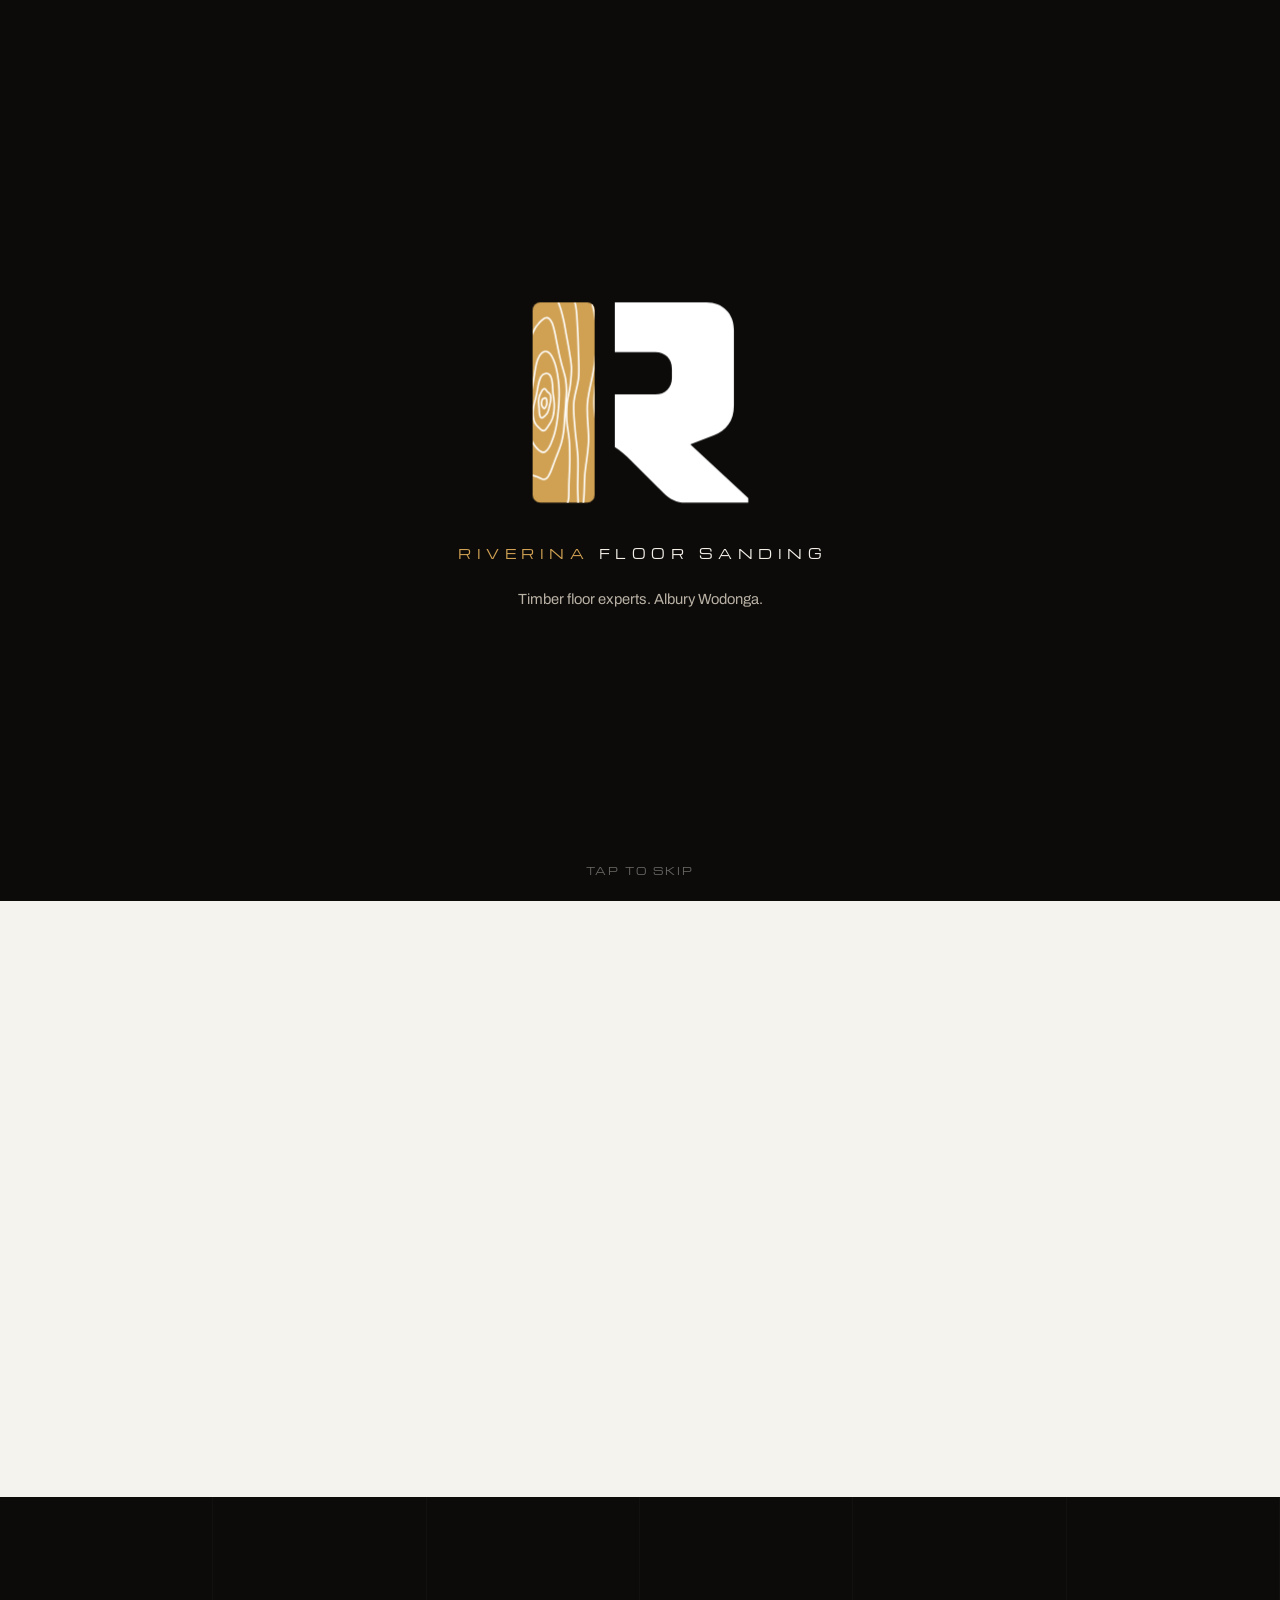
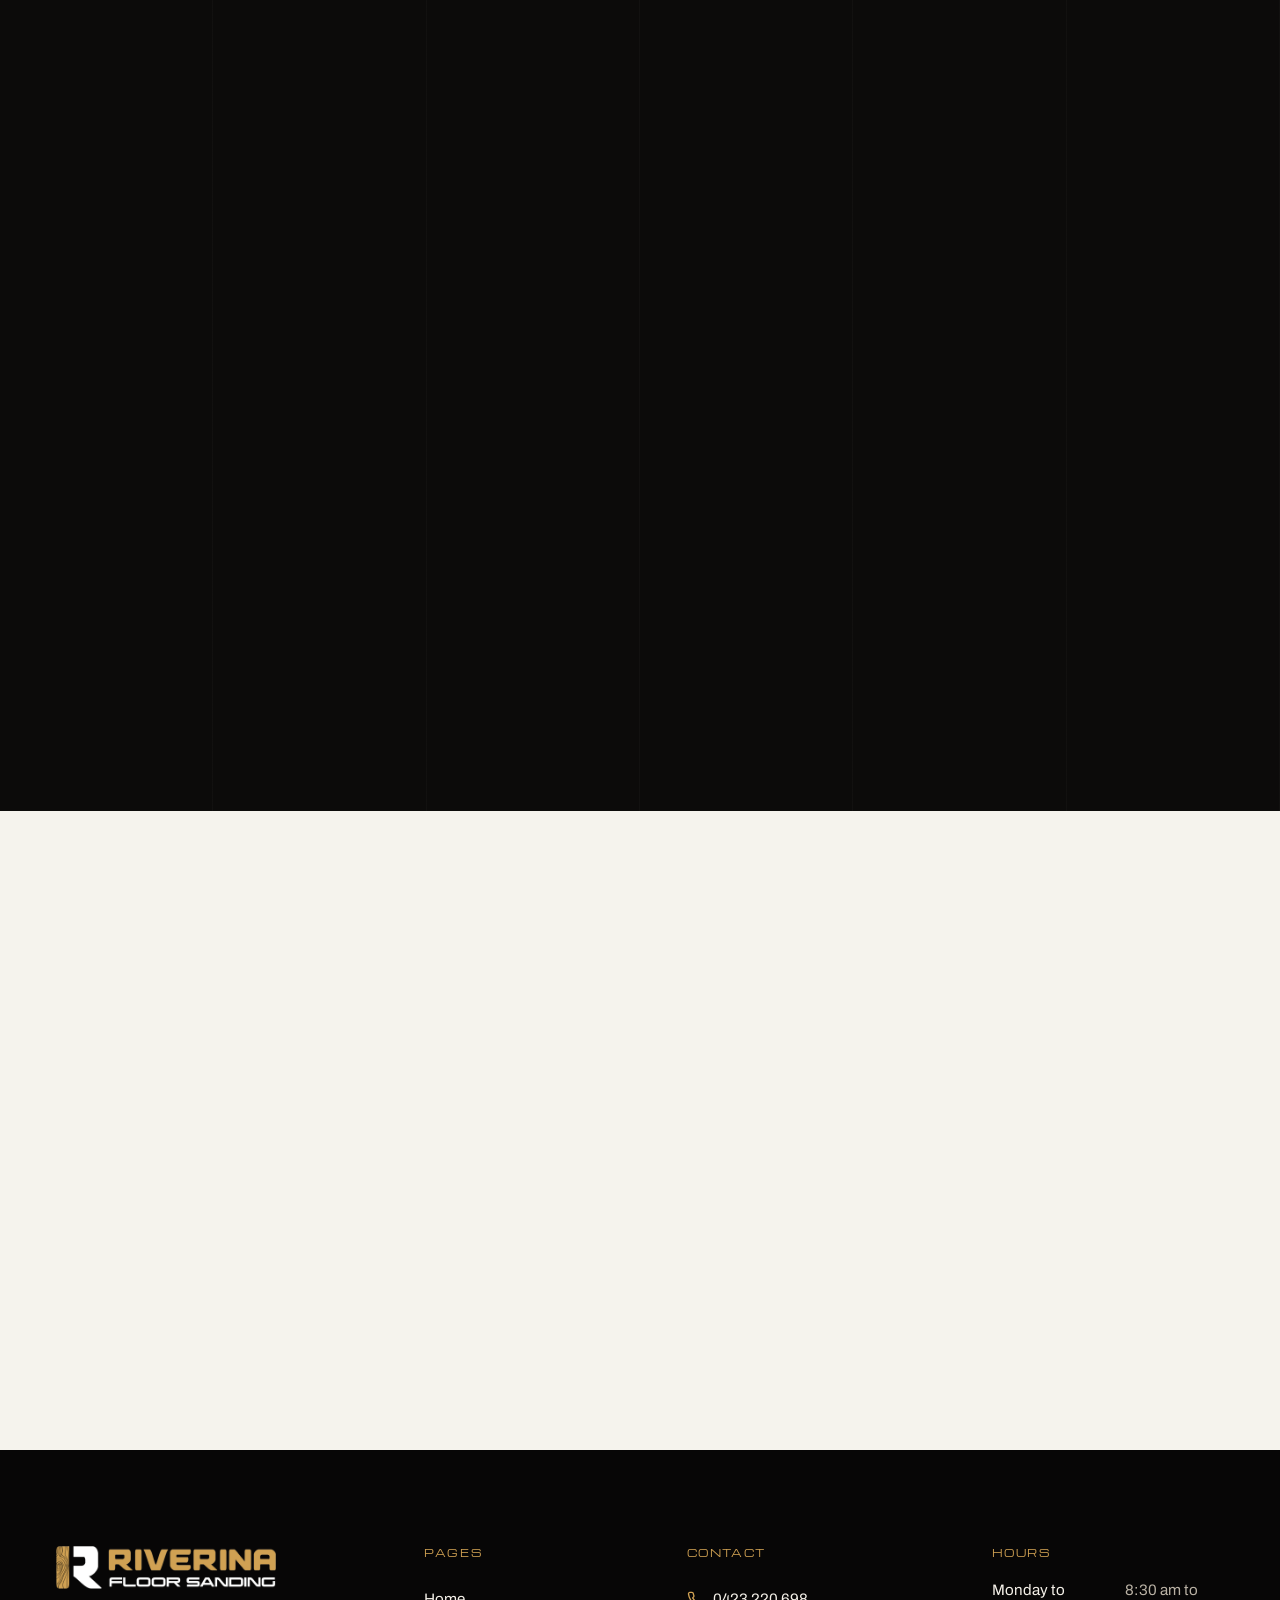
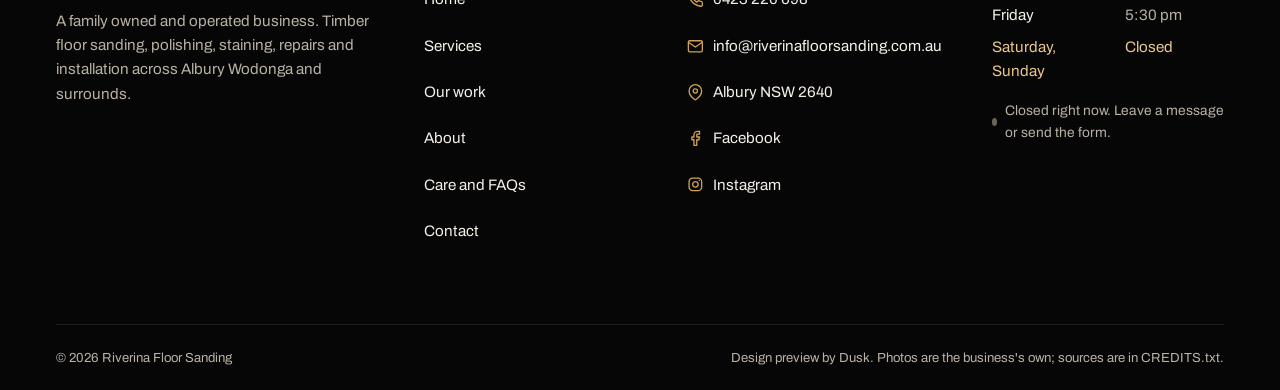
<file: contact.html>
<!doctype html>
<html lang="en-AU">
<head>
<meta charset="utf-8">
<meta name="viewport" content="width=device-width, initial-scale=1, viewport-fit=cover">
<title>Contact | Riverina Floor Sanding, Albury Wodonga</title>
<meta name="description" content="Ask Riverina Floor Sanding for a free, no-obligation quote. Call 0423 220 698 or send a few details about your timber floor.">
<meta name="robots" content="noindex, nofollow">
<meta name="theme-color" content="#0c0b0a">
<meta name="format-detection" content="telephone=no">
<link rel="icon" href="assets/brand/favicon.svg" type="image/svg+xml">
<link rel="apple-touch-icon" href="assets/brand/mark.png">
<link rel="preconnect" href="https://fonts.googleapis.com">
<link rel="preconnect" href="https://fonts.gstatic.com" crossorigin>
<link href="https://fonts.googleapis.com/css2?family=Archivo:wdth,wght@100..125,400..800&amp;family=Michroma&amp;display=swap" rel="stylesheet">
<link rel="stylesheet" href="assets/css/site.css?v=2">
<script>
(function(){var r=document.documentElement,p=false,m=false,inside=false,t='navigate';r.classList.add('js');
try{var s=sessionStorage;m=matchMedia('(prefers-reduced-motion: reduce)').matches;if(!m)r.classList.add('motion');
var n=(performance.getEntriesByType&&performance.getEntriesByType('navigation')[0])||{};t=n.type||'navigate';
inside=!!s.getItem('rfs-nav');s.removeItem('rfs-nav');
if(!inside&&t==='navigate'&&document.referrer){try{var u=new URL(document.referrer);inside=u.origin===location.origin&&u.pathname.split('/').slice(0,-1).join('/')===location.pathname.split('/').slice(0,-1).join('/')}catch(e){}}
if(t==='back_forward')inside=true;
if(t==='reload')inside=false;
p=!m&&(!inside||/[?&]intro=1/.test(location.search));
if(/[?&]intro=0/.test(location.search))p=false;}catch(e){}
r.classList.add(p?'has-intro':'no-intro');if(p)r.classList.add('intro-lock');else if(inside&&!m&&t!=='back_forward')r.classList.add('arriving');
setTimeout(function(){if(!window.__rfs){r.classList.remove('has-intro','intro-lock','motion','arriving');r.classList.add('no-intro','ready')}},6000);
// if a newer version has been published than the copy this browser kept, load the new one once
try{var B='2';fetch('version.txt?'+Date.now(),{cache:'no-store'}).then(function(x){return x.ok?x.text():''}).then(function(t){t=(t||'').trim();
if(/^\d+$/.test(t)&&t!==B&&!new RegExp('[?&]r='+t+'(&|$)').test(location.search)){location.replace(location.pathname+'?r='+t+location.hash)}}).catch(function(){})}catch(e){}
})();
</script>
</head>
<body class="page-contact">
<a class="skip" href="#main">Skip to content</a>
<svg class="sr" aria-hidden="true" focusable="false" width="0" height="0"><defs>
<symbol id="i-phone" viewBox="0 0 24 24"><path d="M22 16.92v3a2 2 0 0 1-2.18 2 19.79 19.79 0 0 1-8.63-3.07 19.5 19.5 0 0 1-6-6 19.79 19.79 0 0 1-3.07-8.67A2 2 0 0 1 4.11 2h3a2 2 0 0 1 2 1.72 12.84 12.84 0 0 0 .7 2.81 2 2 0 0 1-.45 2.11L8.09 9.91a16 16 0 0 0 6 6l1.27-1.27a2 2 0 0 1 2.11-.45 12.84 12.84 0 0 0 2.81.7A2 2 0 0 1 22 16.92z"/></symbol>
<symbol id="i-go" viewBox="0 0 24 24"><path d="M4 12h16M13 5l7 7-7 7"/></symbol>
<symbol id="i-left" viewBox="0 0 24 24"><path d="M20 12H4M11 5l-7 7 7 7"/></symbol>
<symbol id="i-check" viewBox="0 0 24 24"><path d="M20 6L9 17l-5-5"/></symbol>
<symbol id="i-x" viewBox="0 0 24 24"><path d="M18 6L6 18M6 6l12 12"/></symbol>
<symbol id="i-star" viewBox="0 0 24 24"><path d="M12 2.5l2.9 6.2 6.6.8-4.9 4.6 1.3 6.7L12 17.5l-5.9 3.3 1.3-6.7-4.9-4.6 6.6-.8z"/></symbol>
<symbol id="i-mail" viewBox="0 0 24 24"><path d="M4 4h16a2 2 0 0 1 2 2v12a2 2 0 0 1-2 2H4a2 2 0 0 1-2-2V6a2 2 0 0 1 2-2z"/><path d="M22 6l-10 7L2 6"/></symbol>
<symbol id="i-pin" viewBox="0 0 24 24"><path d="M21 10c0 7-9 13-9 13s-9-6-9-13a9 9 0 0 1 18 0z"/><circle cx="12" cy="10" r="3"/></symbol>
<symbol id="i-clock" viewBox="0 0 24 24"><circle cx="12" cy="12" r="9"/><path d="M12 7v5l3 2"/></symbol>
<symbol id="i-fb" viewBox="0 0 24 24"><path d="M18 2h-3a5 5 0 0 0-5 5v3H7v4h3v8h4v-8h3l1-4h-4V7a1 1 0 0 1 1-1h3z"/></symbol>
<symbol id="i-ig" viewBox="0 0 24 24"><rect x="3" y="3" width="18" height="18" rx="5"/><circle cx="12" cy="12" r="4"/><path d="M17.5 6.5h.01"/></symbol>
<symbol id="i-play" viewBox="0 0 24 24"><path d="M7 4l13 8-13 8z"/></symbol>
<symbol id="i-pause" viewBox="0 0 24 24"><path d="M6 4h4v16H6zM14 4h4v16h-4z"/></symbol>
</defs></svg>
<div class="intro" id="intro" aria-hidden="true">
  <div class="intro-rows"><i style="--i:0"></i><i style="--i:1"></i><i style="--i:2"></i><i style="--i:3"></i><i style="--i:4"></i><i style="--i:5"></i><i style="--i:6"></i></div>
  <div class="intro-c">
    <svg class="intro-mark" viewBox="0 0 512 512" focusable="false"><defs><clipPath id="pk"><rect x="17" y="32" width="138" height="446" rx="17"/></clipPath></defs>
      <rect class="im-plank" x="17" y="32" width="138" height="446" rx="17"/>
      <g class="im-grain" clip-path="url(#pk)"><path pathLength="1" style="--i:0" d="M48.5 256C48.5 256.6 48.4 257.2 48.4 257.7C48.3 258.3 48.2 258.9 48 259.4C47.9 260 47.7 260.5 47.5 261C47.3 261.5 47.1 262 46.9 262.5C46.7 262.9 46.5 263.4 46.3 263.9C46.1 264.3 45.9 264.8 45.7 265.3C45.4 265.7 45.2 266.2 44.9 266.6C44.6 267 44.3 267.4 44 267.6C43.7 267.9 43.3 268.1 43 268.1C42.7 268.2 42.3 268.2 42 268C41.7 267.9 41.3 267.7 41 267.4C40.8 267.1 40.5 266.8 40.2 266.5C40 266.1 39.8 265.8 39.5 265.5C39.3 265.1 39.1 264.8 38.9 264.5C38.6 264.2 38.4 263.9 38.2 263.6C38 263.3 37.7 262.9 37.5 262.5C37.3 262.1 37.1 261.7 37 261.2C36.8 260.7 36.7 260.2 36.6 259.6C36.5 259 36.5 258.4 36.5 257.8C36.5 257.2 36.5 256.6 36.5 256C36.6 255.4 36.6 254.8 36.7 254.2C36.8 253.6 36.9 253 37 252.4C37.2 251.8 37.3 251.2 37.5 250.7C37.7 250.1 37.8 249.5 38.1 249.1C38.3 248.6 38.6 248.1 38.9 247.8C39.1 247.4 39.4 247.1 39.8 246.8C40.1 246.6 40.4 246.4 40.7 246.3C41 246.1 41.3 246 41.6 245.9C41.9 245.8 42.2 245.7 42.5 245.6C42.8 245.5 43.1 245.4 43.4 245.2C43.7 245.1 44 245 44.3 244.9C44.6 244.8 45 244.7 45.3 244.8C45.6 244.8 46 244.9 46.3 245.1C46.6 245.4 46.8 245.7 47.1 246.1C47.3 246.5 47.5 247 47.7 247.5C47.8 248 48 248.6 48.1 249.1C48.2 249.7 48.2 250.3 48.3 250.9C48.4 251.4 48.4 252 48.5 252.6C48.5 253.1 48.5 253.7 48.5 254.3C48.6 254.8 48.6 255.4 48.5 256Z"/><path pathLength="1" style="--i:1" d="M56 256C55.6 257.7 55.2 259.3 54.8 260.8C54.5 262.3 54.1 263.8 53.7 265.2C53.4 266.7 53 268.1 52.7 269.5C52.3 271 51.9 272.4 51.5 273.7C51 275 50.5 276.3 50 277.4C49.5 278.5 48.9 279.4 48.3 280.3C47.7 281.1 47.1 281.8 46.4 282.4C45.8 283.1 45.2 283.6 44.6 284.2C43.9 284.8 43.3 285.4 42.7 286C42 286.6 41.3 287.3 40.6 287.8C40 288.3 39.2 288.9 38.5 289.1C37.7 289.3 36.9 289.3 36.2 289C35.5 288.7 34.8 288 34.2 287C33.6 286 33.1 284.6 32.7 283.1C32.3 281.7 32 279.9 31.8 278.2C31.6 276.5 31.6 274.7 31.5 273.2C31.4 271.6 31.4 270.1 31.3 268.6C31.2 267.2 31.1 265.9 30.9 264.6C30.8 263.2 30.6 261.9 30.4 260.5C30.3 259.1 30.1 257.6 30 256C29.9 254.4 29.9 252.7 30 251C30.1 249.4 30.3 247.6 30.6 246C30.9 244.3 31.4 242.7 31.8 241.2C32.3 239.7 32.9 238.3 33.4 237C34 235.7 34.6 234.4 35.2 233.2C35.8 232 36.4 230.9 37 229.8C37.6 228.7 38.3 227.7 39 226.8C39.7 226 40.4 225.3 41.1 224.8C41.8 224.4 42.6 224.2 43.3 224.3C44 224.4 44.7 224.9 45.4 225.4C46 225.9 46.6 226.7 47.1 227.4C47.7 228.1 48.1 229 48.6 229.7C49.1 230.3 49.6 230.9 50.1 231.4C50.7 231.9 51.2 232.2 51.8 232.6C52.4 233.1 53.1 233.4 53.7 234.1C54.3 234.7 55 235.4 55.5 236.5C56.1 237.5 56.5 238.8 56.8 240.3C57.1 241.8 57.3 243.5 57.3 245.3C57.3 247 57.1 249 56.9 250.7C56.7 252.5 56.3 254.3 56 256Z"/><path pathLength="1" style="--i:2" d="M64.8 256C65 259.4 65.1 263.3 64.9 266.9C64.7 270.6 64.4 274.5 63.9 278C63.3 281.4 62.5 284.8 61.7 287.7C60.9 290.6 59.8 293.1 58.8 295.3C57.8 297.5 56.7 299.3 55.6 301C54.6 302.7 53.6 304.2 52.6 305.7C51.6 307.2 50.7 308.8 49.7 310.2C48.7 311.6 47.8 313.1 46.8 314.2C45.8 315.3 44.7 316.4 43.6 317C42.5 317.6 41.4 317.8 40.3 317.7C39.2 317.6 38.1 317.1 37 316.4C35.9 315.7 34.8 314.7 33.8 313.8C32.7 312.8 31.7 311.8 30.6 310.7C29.5 309.7 28.4 308.7 27.3 307.5C26.1 306.3 24.9 305 23.8 303.3C22.7 301.6 21.6 299.6 20.6 297.1C19.7 294.6 18.9 291.5 18.4 288.3C17.9 285 17.6 281.2 17.7 277.6C17.7 273.9 18.2 269.9 18.7 266.3C19.2 262.7 20 259.2 20.8 256C21.5 252.8 22.4 249.9 23.2 247C23.9 244 24.6 241.4 25.2 238.5C25.8 235.7 26.3 232.8 26.9 229.8C27.4 226.7 27.9 223.5 28.5 220.3C29.2 217.1 29.8 213.7 30.6 210.8C31.4 207.8 32.2 204.9 33.2 202.5C34.1 200.1 35.2 198.1 36.3 196.5C37.4 194.9 38.6 193.8 39.7 192.8C40.9 191.9 42.1 191.4 43.2 191C44.4 190.5 45.6 190.2 46.8 190.1C48 190 49.2 190 50.4 190.4C51.6 190.8 52.8 191.3 53.9 192.4C55 193.5 56.2 195.1 57.1 197C58 199 58.9 201.6 59.5 204.3C60.1 206.9 60.5 210.1 60.8 213.1C61.2 216 61.3 219.2 61.4 222.1C61.6 225 61.7 227.7 61.9 230.4C62.1 233 62.4 235.5 62.7 238.1C63.1 240.8 63.5 243.4 63.9 246.4C64.2 249.4 64.6 252.6 64.8 256Z"/><path pathLength="1" style="--i:3" d="M75.3 256C74.9 262.1 74.4 268.6 73.8 274.7C73.2 280.9 72.6 287.2 71.8 292.8C71 298.5 70.2 303.9 69.2 308.9C68.2 313.8 67.2 318.2 66 322.4C64.9 326.6 63.7 330.3 62.4 333.9C61.2 337.6 59.9 341 58.5 344.2C57.2 347.5 55.8 350.7 54.3 353.4C52.8 356.1 51.2 358.6 49.6 360.5C47.9 362.4 46.2 363.9 44.5 364.7C42.8 365.6 41.1 365.7 39.4 365.6C37.8 365.4 36.1 364.6 34.5 363.6C32.8 362.7 31.3 361.4 29.6 359.9C28 358.5 26.4 357 24.8 355.1C23.2 353.2 21.5 351.2 19.9 348.6C18.3 346 16.7 343.1 15.1 339.4C13.6 335.7 12.1 331.3 10.8 326.5C9.5 321.6 8.3 315.9 7.5 310.1C6.7 304.4 6.1 297.9 6 291.8C5.9 285.7 6.2 279.4 6.8 273.4C7.3 267.4 8.3 261.6 9.3 256C10.2 250.4 11.4 245.1 12.5 239.6C13.5 234.2 14.7 228.9 15.7 223.5C16.7 218.1 17.7 212.5 18.6 207C19.6 201.5 20.4 195.8 21.3 190.5C22.1 185.2 22.9 179.9 23.8 175.3C24.8 170.6 25.8 166.3 26.9 162.7C28 159.1 29.3 156 30.7 153.4C32 150.8 33.5 148.8 35 147.1C36.6 145.4 38.2 144.1 39.8 143.1C41.4 142.1 43.1 141.3 44.9 141.2C46.6 141 48.4 141.1 50.3 142C52.1 142.9 54 144.3 55.9 146.5C57.7 148.7 59.6 151.7 61.3 155.1C63 158.6 64.7 162.8 66.2 167.1C67.6 171.3 68.9 176.1 69.9 180.7C71 185.3 71.8 190 72.6 194.6C73.3 199.2 73.9 203.6 74.4 208.3C74.9 212.9 75.3 217.5 75.6 222.5C75.8 227.5 76 232.7 75.9 238.3C75.9 243.9 75.6 249.9 75.3 256Z"/><path pathLength="1" style="--i:4" d="M90.6 256C90 266.3 89.1 277.9 88.3 288.2C87.5 298.5 87.2 308.8 86.1 317.7C85 326.6 83.4 334.5 81.7 341.6C80 348.6 77.7 354.4 75.6 360.2C73.6 366 71.4 371 69.3 376.4C67.3 381.8 65.2 387.3 63.2 392.5C61.3 397.8 59.3 403.4 57.4 407.9C55.4 412.4 53.4 416.8 51.4 419.7C49.3 422.6 47.1 424.5 44.9 425.4C42.6 426.4 40.2 425.8 37.9 425.3C35.6 424.7 33.3 423.2 31 422.2C28.7 421.2 26.5 420.1 24.1 419.2C21.7 418.4 19.3 418.1 16.7 416.9C14.1 415.7 11.3 414.8 8.7 411.9C6.1 408.9 3.3 405.2 1.1 399.4C-1 393.6 -2.7 385.8 -4 377C-5.3 368.2 -6 357.1 -6.7 346.5C-7.4 335.8 -8.2 323.9 -8.1 313.2C-8.1 302.5 -7.5 291.9 -6.4 282.4C-5.3 272.8 -3.1 264.4 -1.4 256C0.4 247.6 2.6 240.2 4.2 232C5.8 223.8 7.4 215.8 8.4 206.9C9.4 198 9.8 188.3 10.1 178.7C10.3 169.1 9.6 158.6 9.8 149.3C10 140 10.2 130.6 11.3 122.7C12.4 114.9 14.3 108 16.3 102.2C18.3 96.5 20.8 92.2 23.2 88.2C25.6 84.2 28.2 81.3 30.7 78.5C33.1 75.6 35.6 73.1 38.1 71.1C40.7 69.1 43.2 67 45.7 66.5C48.3 65.9 50.9 65.9 53.3 67.8C55.8 69.7 58.2 73.1 60.3 78C62.4 82.9 64.1 89.9 65.8 97.2C67.6 104.5 69 113.5 70.7 121.6C72.3 129.7 74 138.3 75.6 145.7C77.3 153.1 78.9 159.8 80.5 166.1C82.1 172.4 83.8 177.6 85.4 183.6C87 189.6 88.9 195.2 90.1 202.3C91.2 209.4 92.1 217.3 92.2 226.2C92.3 235.2 91.3 245.7 90.6 256Z"/><path pathLength="1" style="--i:5" d="M93.7 256C92.4 269.3 92.2 282.4 93 296.3C93.8 310.3 97.4 324.7 98.5 339.7C99.6 354.8 99.6 371.1 99.5 386.5C99.4 402 98.3 418.6 97.8 432.5C97.3 446.5 98 460.1 96.7 470.2C95.3 480.3 92.6 488 89.7 493C86.8 497.9 82.7 499.3 79.1 499.9C75.6 500.4 71.9 497.8 68.6 496.4C65.3 495.1 62.1 492.4 59.1 491.7C56.1 490.9 53.5 491 50.6 491.9C47.8 492.9 45.2 495.7 42.2 497.3C39.2 498.9 36.1 501.6 32.8 501.7C29.6 501.8 26.3 501.2 22.9 497.8C19.4 494.4 16.1 488.8 12.3 481.4C8.6 474.1 4.1 464.2 0.5 453.8C-3.1 443.5 -7 431.4 -9.5 419.4C-12.1 407.4 -13 394.7 -14.8 381.9C-16.6 369.1 -18.1 356.1 -20.3 342.5C-22.6 328.9 -26.9 314.8 -28.3 300.4C-29.6 286 -30 270.7 -28.3 256C-26.6 241.3 -21.1 226.1 -18.1 212.4C-15 198.7 -12 185.4 -9.8 173.9C-7.6 162.3 -6.5 152.3 -4.7 142.8C-2.9 133.3 -1.1 125.7 0.8 117C2.7 108.3 4.9 100.3 6.8 90.6C8.8 80.9 11.3 70.2 12.7 58.7C14.1 47.2 14.5 33.7 15 21.6C15.5 9.4 14.5 -4.1 15.8 -14.1C17 -24.1 19.6 -33.4 22.5 -38.5C25.4 -43.7 29.4 -45.8 33 -44.9C36.5 -43.9 39.9 -38.9 43.8 -32.9C47.7 -26.9 51.9 -17.6 56.2 -8.8C60.4 -0.1 65.3 10.2 69.2 19.5C73.1 28.8 76.6 38 79.5 47.1C82.3 56.3 84.3 64.8 86.4 74.3C88.4 83.7 89.8 93.2 91.8 103.9C93.7 114.5 96.1 126.1 98 138.2C99.9 150.3 102.8 163.6 103.2 176.6C103.6 189.6 102.2 203.2 100.6 216.4C99.1 229.6 95 242.7 93.7 256Z"/><path pathLength="1" style="--i:6" d="M108.5 256C107.1 275.2 109.7 294.4 111.3 314.7C112.8 334.9 116.6 356 117.6 377.3C118.5 398.6 117.2 421.5 117.1 442.6C117 463.7 120.1 485.7 117 504C114 522.3 105 539.5 98.9 552.5C92.8 565.5 86 575.1 80.5 581.9C75 588.7 70.4 591.2 65.7 593.4C61.1 595.6 56.8 594.5 52.7 595.1C48.6 595.6 44.8 595.3 41 596.7C37.1 598 33.5 600.6 29.8 603.2C26 605.7 22.4 609.9 18.5 611.8C14.6 613.7 10.6 615.9 6.6 614.4C2.5 613 -2.2 609.7 -5.7 603.2C-9.2 596.8 -12.9 587.1 -14.4 575.7C-15.8 564.3 -14 549.9 -14.6 535C-15.1 520.2 -15.1 503.5 -17.7 486.7C-20.3 470 -27 452.5 -30 434.5C-33 416.5 -33.3 398 -35.7 378.7C-38.1 359.5 -42.5 339.2 -44.4 318.8C-46.4 298.3 -49.6 276.6 -47.5 256C-45.5 235.4 -35.8 214.2 -32 195.1C-28.2 175.9 -27.4 157.7 -24.7 141.1C-22 124.5 -19 109.9 -15.6 95.5C-12.3 81.2 -7 68.6 -4.8 54.7C-2.6 40.8 -2.5 27.2 -2.5 12C-2.6 -3.2 -6.5 -19.9 -5 -36.5C-3.6 -53.1 1.6 -71.8 5.9 -87.7C10.3 -103.6 16.3 -120.1 20.9 -131.9C25.5 -143.7 29.1 -153.4 33.4 -158.3C37.7 -163.2 42.4 -163.8 46.8 -161.2C51.2 -158.7 56.1 -151.3 59.9 -143.2C63.7 -135.1 67.3 -123.4 69.8 -112.6C72.3 -101.7 72.9 -89.5 75 -77.8C77 -66.2 78.6 -54.8 82.2 -42.7C85.8 -30.7 91.6 -18.8 96.6 -5.5C101.6 7.9 108.9 21.9 112.2 37.4C115.6 52.9 115.6 70 116.7 87.5C117.8 105 118.4 123.9 118.8 142.5C119.2 161.2 120.9 180.3 119.2 199.2C117.4 218.1 109.8 236.8 108.5 256Z"/><path pathLength="1" style="--i:7" d="M138.9 256C136.5 285.8 142.3 314.5 141.3 340.9C140.4 367.2 135.2 390.8 133.2 414.1C131.2 437.4 132.9 458.8 129.4 480.8C125.9 502.8 118.1 524.8 112.3 546.2C106.5 567.6 98.5 589.7 94.7 609.1C90.9 628.5 92.5 647.4 89.5 662.5C86.4 677.7 81 690 76.4 700.1C71.8 710.2 66.6 716.4 62 723.1C57.5 729.8 53 734.1 49.1 740.4C45.1 746.7 41.6 753.5 38.1 760.9C34.5 768.3 31.9 778.2 27.8 784.7C23.7 791.2 19.1 799.1 13.5 799.9C8 800.7 1.6 798.9 -5.5 789.3C-12.7 779.7 -23.6 763.4 -29.4 742.3C-35.1 721.2 -37.2 691.8 -40 662.6C-42.8 633.3 -47.4 598.2 -46.1 566.9C-44.9 535.5 -34 503.1 -32.2 474.5C-30.5 445.9 -34 420 -35.8 395.3C-37.5 370.5 -39.6 349.3 -42.8 326.1C-46 302.9 -54.5 280.8 -55.1 256C-55.7 231.2 -48.1 204.6 -46.5 177C-44.9 149.4 -45.7 119 -45.4 90.4C-45 61.7 -44.3 31.9 -44.4 5.2C-44.5 -21.5 -48.5 -46.8 -45.9 -69.6C-43.2 -92.4 -33.5 -112.4 -28.5 -131.6C-23.6 -150.9 -21.9 -168.1 -16.2 -185C-10.5 -202 -1.6 -218.6 5.5 -233.3C12.6 -248 20.4 -263 26.3 -273.2C32.2 -283.4 35.8 -292.1 41 -294.3C46.3 -296.6 53.1 -294.1 58.1 -286.7C63 -279.3 68.3 -265.1 70.6 -250.1C72.9 -235 70.2 -214.1 72.1 -196.5C74 -178.8 78.7 -159.3 81.9 -144.1C85 -128.9 87.8 -116.2 90.9 -105.2C94 -94.3 96.6 -87.6 100.5 -78.2C104.4 -68.8 108 -61.7 114.4 -48.9C120.7 -36 131.4 -21.2 138.5 -1.1C145.5 18.9 153.7 44.3 156.6 71.5C159.4 98.8 158.6 131.4 155.6 162.2C152.7 192.9 141.3 226.2 138.9 256Z"/><path pathLength="1" style="--i:8" d="M153.7 256C153.9 293.7 166.2 330.7 167.4 365.9C168.6 401.2 165.4 434.7 160.7 467.5C156 500.4 143.2 532 139.1 563.1C134.9 594.2 137.7 625.1 135.9 654.1C134.1 683.2 129.9 712 128.3 737.7C126.7 763.3 130.5 787.3 126.3 807.8C122.1 828.2 111.1 845.5 103 860.4C94.8 875.3 84.9 886.5 77.5 897C70.1 907.5 64.6 915.5 58.7 923.3C52.8 931.1 47.9 938.4 42.1 944C36.4 949.6 30.6 955.5 24.3 957C17.9 958.6 11.1 959.1 4.2 953.3C-2.7 947.4 -12.7 937.8 -17.3 921.9C-21.9 906 -20.1 883.8 -23.2 858C-26.2 832.2 -30.8 799.8 -35.4 767.1C-40 734.5 -46.3 697.4 -50.6 662.3C-54.9 627.2 -60.7 590.9 -61.4 556.4C-62.1 522 -55.1 488.8 -54.8 455.7C-54.5 422.5 -54.8 390.8 -59.4 357.5C-64 324.2 -79.9 290.9 -82.3 256C-84.8 221.1 -77.3 184.6 -74.1 148.1C-70.8 111.6 -62.4 73.4 -62.8 37.2C-63.1 1.1 -75.8 -35.4 -76.3 -69C-76.8 -102.6 -71.8 -134.6 -65.9 -164.3C-59.9 -193.9 -47.2 -221.2 -40.7 -246.9C-34.1 -272.7 -30.1 -296.5 -26.5 -318.7C-22.9 -340.9 -23.2 -362.1 -19.2 -380.2C-15.2 -398.3 -7.7 -415.3 -2.4 -427.3C3 -439.2 7.1 -448.4 12.8 -451.9C18.6 -455.5 25.6 -454 32.4 -448.4C39.2 -442.8 47.3 -431.1 53.6 -418.2C59.9 -405.3 63.4 -387.6 70.1 -371C76.7 -354.4 86.3 -335.8 93.4 -318.8C100.5 -301.7 108.9 -285.3 112.8 -268.5C116.6 -251.6 114 -236.2 116.6 -217.4C119.3 -198.7 124.5 -179.8 128.9 -156.2C133.2 -132.5 135.6 -105.9 142.5 -75.7C149.4 -45.4 166.4 -10.5 170.3 25.4C174.1 61.3 168.5 101.3 165.7 139.7C163 178.1 153.4 218.3 153.7 256Z"/><path pathLength="1" style="--i:9" d="M167.3 256C169.1 301.9 185.3 348.3 186.3 393.8C187.2 439.2 176.5 485.3 173.1 528.8C169.6 572.4 167.7 615 165.6 654.9C163.5 694.7 165.3 732 160.6 768C155.9 804.1 144.2 837.3 137.6 871C131.1 904.6 126 937.3 121.1 970C116.2 1002.7 111.3 1036.5 108.2 1067.3C105.1 1098.1 109.2 1130.1 102.3 1154.8C95.4 1179.4 76.9 1202.3 66.8 1215C56.7 1227.7 49.1 1234 41.8 1230.9C34.6 1227.8 27.9 1214.7 23.2 1196.5C18.5 1178.3 21.1 1150 13.6 1121.8C6.1 1093.7 -12.6 1059.1 -21.8 1027.6C-30.9 996.1 -38.1 963.4 -41.4 932.9C-44.8 902.4 -39 874 -41.9 844.7C-44.9 815.3 -52.8 788 -59.1 756.7C-65.3 725.4 -73.1 693.4 -79.3 656.9C-85.4 620.4 -93.7 580.2 -96.1 537.6C-98.5 495 -90.5 447.9 -93.6 401C-96.8 354 -113.4 304.3 -114.7 256C-116.1 207.7 -104.5 158.9 -101.6 111.4C-98.8 64 -98.2 17.1 -97.5 -28.9C-96.8 -74.9 -102.5 -120.5 -97.3 -164.5C-92.1 -208.5 -72.2 -252.7 -66.1 -292.8C-60.1 -332.9 -62.5 -372.3 -61 -405.2C-59.4 -438.1 -61.7 -467.5 -57.1 -490.1C-52.4 -512.7 -41.5 -528.9 -32.8 -540.8C-24.1 -552.7 -13.4 -557.3 -4.9 -561.7C3.5 -566.2 10.3 -565.5 17.8 -567.5C25.2 -569.6 32.2 -570.8 39.8 -573.9C47.4 -577 55.5 -582.6 63.4 -586.1C71.3 -589.6 79.7 -595.6 87.1 -594.7C94.6 -593.7 103.4 -591.7 108.3 -580.5C113.3 -569.2 110.1 -552.1 116.7 -527.2C123.4 -502.4 139.2 -468.7 148.3 -431.5C157.4 -394.3 169.4 -349 171.4 -304.1C173.3 -259.3 159.7 -209.8 160.2 -162.5C160.7 -115.2 172 -67 174.5 -20.1C177.1 26.7 176.6 72.6 175.4 118.6C174.2 164.7 165.5 210.1 167.3 256Z"/></g>
      <path class="im-r" d="M200 32H404C440 32 465 57 465 93V262C465 296 448 318 420 328L368 348L497 468V478H356C338 478 322 470 308 456L236 384C224 372 212 362 200 354V237H290C312 237 327 222 327 200V180C327 158 312 143 290 143H200Z"/>
    </svg>
    <p class="intro-word"><span><b>Riverina</b> Floor Sanding</span></p>
    <p class="intro-tag">Timber floor experts. Albury Wodonga.</p>
  </div>
  <span class="intro-skip">Tap to skip</span>
</div>
<div class="pass" aria-hidden="true"></div>
<p class="strip"><span class="s-long"><b>Design preview</b> for Riverina Floor Sanding, prepared by Dusk. Not the live website: the quote form sends nothing.</span><span class="s-short"><b>Design preview</b> by Dusk. The form sends nothing.</span></p>
<header class="hdr"><div class="wrap hdr-in">
  <a class="brand" href="index.html" aria-label="Riverina Floor Sanding, home"><img src="assets/brand/logo-light.png" alt="Riverina Floor Sanding" width="500" height="96"></a>
  <nav class="nav" aria-label="Main"><a href="services.html">Services</a><a href="gallery.html">Our work</a><a href="about.html">About</a><a href="care.html">Care and FAQs</a><a href="contact.html" aria-current="page">Contact</a></nav>
  <a class="hdr-tel" href="tel:0423220698" aria-label="Call 0423 220 698"><svg class="ico" viewBox="0 0 24 24" aria-hidden="true" focusable="false"><use href="#i-phone"/></svg><span>0423 220 698</span></a>
  <a class="btn sm" href="contact.html">Free quote</a>
  <button class="burger" type="button" aria-controls="menu" aria-expanded="false" aria-label="Open menu"><i></i><i></i><i></i></button>
</div></header>
<div class="menu" id="menu"><nav aria-label="Menu"><a href="index.html" style="--i:0"><small>01</small>Home</a><a href="services.html" style="--i:1"><small>02</small>Services</a><a href="gallery.html" style="--i:2"><small>03</small>Our work</a><a href="about.html" style="--i:3"><small>04</small>About</a><a href="care.html" style="--i:4"><small>05</small>Care and FAQs</a><a href="contact.html" style="--i:5" aria-current="page"><small>06</small>Contact</a></nav>
  <div class="menu-foot"><a class="btn" href="contact.html">Get a free quote <svg class="ico i-go" viewBox="0 0 24 24" aria-hidden="true" focusable="false"><use href="#i-go"/></svg></a><a class="btn ghost" href="tel:0423220698"><svg class="ico" viewBox="0 0 24 24" aria-hidden="true" focusable="false"><use href="#i-phone"/></svg> Call 0423 220 698</a><p>Monday to Friday, 8:30 am to 5:30 pm. Albury Wodonga and surrounds.</p></div>
</div>
<main id="main">
<section class="phero"><div class="phero-bg"><img src="assets/img/g-tas-oak-satin.jpg" alt="" width="1080" height="1080" fetchpriority="high" decoding="async"></div><div class="wrap">
  <p class="crumbs"><a href="index.html">Home</a><span>/</span><span>Contact</span></p>
  <h1 data-split>Get a free, no-obligation quote.</h1>
  <p class="lead">Three short steps. Or pick up the phone: we can give you a rough estimate on the spot, or come out and measure up.</p>
</div></section><section class="sec"><div class="wrap contact">
  <div data-rv><div class="qf" id="quote">
  <div class="qf-top"><span>Free quote</span><span><b>Step 1 of 3</b></span></div>
  <div class="qf-bar"><i></i></div>
  <form novalidate>
    <div class="qf-step on">
      <h3>What does your floor need?</h3>
      <p class="qf-sub">Pick as many as you like.</p>
      <div class="chips" data-need-one><label class="chip"><input type="checkbox" name="service" value="Sanding"><span>Sanding</span></label><label class="chip"><input type="checkbox" name="service" value="Polishing"><span>Polishing</span></label><label class="chip"><input type="checkbox" name="service" value="Re-coating"><span>Re-coating</span></label><label class="chip"><input type="checkbox" name="service" value="Staining"><span>Staining</span></label><label class="chip"><input type="checkbox" name="service" value="Repairs"><span>Repairs</span></label><label class="chip"><input type="checkbox" name="service" value="Installation"><span>Installation</span></label><label class="chip"><input type="checkbox" name="service" value="Not sure yet"><span>Not sure yet</span></label></div>
      <p class="qf-err" role="alert">Pick at least one, or choose "Not sure yet".</p>
      <div class="qf-nav"><button class="btn" type="submit">Next <svg class="ico i-go" viewBox="0 0 24 24" aria-hidden="true" focusable="false"><use href="#i-go"/></svg></button></div>
    </div>
    <div class="qf-step">
      <h3>Tell us about your floor</h3>
      <p class="qf-sub">A rough idea is plenty. It helps us give you a better estimate.</p>
      <div class="fld"><label for="q-loc">Your suburb or town</label><input id="q-loc" name="location" type="text" autocomplete="address-level2" placeholder="For example, Albury or Wodonga"></div>
      <div class="fld"><label for="q-msg">How can we help? <small>(optional)</small></label><textarea id="q-msg" name="message" placeholder="Handy to know: roughly how many square metres, and the type of timber if you know it"></textarea></div>
      <div class="qf-nav"><button class="btn line back" type="button" data-back><svg class="ico" viewBox="0 0 24 24" aria-hidden="true" focusable="false"><use href="#i-left"/></svg> Back</button><button class="btn" type="submit">Next <svg class="ico i-go" viewBox="0 0 24 24" aria-hidden="true" focusable="false"><use href="#i-go"/></svg></button></div>
    </div>
    <div class="qf-step">
      <h3>Where should we send your quote?</h3>
      <p class="qf-sub">We only use these details to reply to you.</p>
      <div class="fld"><label for="q-name">Name</label><input id="q-name" name="name" type="text" autocomplete="name" required><span class="err">Please add your name.</span></div>
      <div class="fld-2">
        <div class="fld"><label for="q-email">Email</label><input id="q-email" name="email" type="email" autocomplete="email" inputmode="email" required><span class="err">Please add an email address we can reply to.</span></div>
        <div class="fld"><label for="q-tel">Phone <small>(optional)</small></label><input id="q-tel" name="phone" type="tel" autocomplete="tel" inputmode="tel"></div>
      </div>
      <div class="qf-nav"><button class="btn line back" type="button" data-back><svg class="ico" viewBox="0 0 24 24" aria-hidden="true" focusable="false"><use href="#i-left"/></svg> Back</button><button class="btn" type="submit">Send my request <svg class="ico i-go" viewBox="0 0 24 24" aria-hidden="true" focusable="false"><use href="#i-go"/></svg></button></div>
      <p class="qf-fine">Design preview: pressing send does not send anything.</p>
    </div>
  </form>
  <div class="qf-done" aria-live="polite">
    <div class="tick"><svg class="ico" viewBox="0 0 24 24" aria-hidden="true" focusable="false"><use href="#i-check"/></svg></div>
    <h3>Thanks<span class="qf-name"></span>. That is how it would work.</h3>
    <p>On the live website your request would now be on its way to Riverina Floor Sanding, and you would hear back with a free, no-obligation quote.</p>
    <p class="note">This is a design preview, so nothing was sent and nothing was saved.</p>
    <a class="btn" href="tel:0423220698"><svg class="ico" viewBox="0 0 24 24" aria-hidden="true" focusable="false"><use href="#i-phone"/></svg> Call 0423 220 698</a> <button class="btn line" type="button" data-again>Start again</button>
  </div>
</div></div>
  <div class="cards">
    <a class="ccard" href="tel:0423220698" data-rv><span class="ic"><svg class="ico" viewBox="0 0 24 24" aria-hidden="true" focusable="false"><use href="#i-phone"/></svg></span><span><small>Call us</small><b>0423 220 698</b></span></a>
    <a class="ccard" href="mailto:info@riverinafloorsanding.com.au" data-rv style="--d:1"><span class="ic"><svg class="ico" viewBox="0 0 24 24" aria-hidden="true" focusable="false"><use href="#i-mail"/></svg></span><span><small>Email</small><b>info@riverinafloorsanding.com.au</b></span></a>
    <div class="ccard hrs" data-rv style="--d:2"><span class="ic"><svg class="ico" viewBox="0 0 24 24" aria-hidden="true" focusable="false"><use href="#i-clock"/></svg></span><div><small>Hours</small><dl class="hours"><dt data-d="1,2,3,4,5">Monday to Friday</dt><dd data-d="1,2,3,4,5">8:30 am to 5:30 pm</dd><dt data-d="0,6">Saturday, Sunday</dt><dd data-d="0,6">Closed</dd></dl><p class="open-now"><i></i><span>Monday to Friday</span></p></div></div>
    <div class="ccard" data-rv style="--d:3"><span class="ic"><svg class="ico" viewBox="0 0 24 24" aria-hidden="true" focusable="false"><use href="#i-pin"/></svg></span><span><small>Where we work</small><b>Albury Wodonga and surrounds</b></span></div>
    <a class="ccard" href="https://www.facebook.com/riverinafloorsanding" target="_blank" rel="noopener" data-rv style="--d:4"><span class="ic"><svg class="ico" viewBox="0 0 24 24" aria-hidden="true" focusable="false"><use href="#i-fb"/></svg></span><span><small>Facebook</small><b>See our latest jobs</b></span></a>
    <a class="ccard" href="https://www.instagram.com/riverinafloorsanding/" target="_blank" rel="noopener" data-rv style="--d:5"><span class="ic"><svg class="ico" viewBox="0 0 24 24" aria-hidden="true" focusable="false"><use href="#i-ig"/></svg></span><span><small>Instagram</small><b>@riverinafloorsanding</b></span></a>
  </div>
</div></section>
<section class="sec dark" id="area"><div class="boards"></div><div class="wrap area">
  <div>
    <p class="eyebrow" data-rv>Where we work</p>
    <h2 data-split>Based in Albury. Not limited to the border.</h2>
    <p class="lead" data-rv style="--d:1">Our floor sanding and polishing takes us all over Albury Wodonga and the surrounding areas, and we regularly travel 200 km and more for a job.</p>
    <p data-rv style="--d:2; color:var(--on-dark-2)">Not sure if we come to you? Ask. It costs nothing to find out.</p>
    <p data-rv style="--d:3; margin-top:26px"><a class="btn" href="contact.html">Ask about your area <svg class="ico i-go" viewBox="0 0 24 24" aria-hidden="true" focusable="false"><use href="#i-go"/></svg></a></p>
  </div>
  <div class="map" data-rv><svg viewBox="0 0 600 600" role="img" aria-label="Sketch map: Albury Wodonga in the centre with rings at 50, 100 and 200 kilometres and nearby towns marked."><title>Where Riverina Floor Sanding works</title><circle class="ring" pathLength="1" style="--i:0" cx="300" cy="300" r="63.0" transform="rotate(-90 300 300)"/><text class="rl" x="351.5" y="353.5">50 KM</text><circle class="ring" pathLength="1" style="--i:1" cx="300" cy="300" r="126.0" transform="rotate(-90 300 300)"/><text class="rl" x="396.1" y="398.1">100 KM</text><circle class="ring" pathLength="1" style="--i:2" cx="300" cy="300" r="252.0" transform="rotate(-90 300 300)"/><text class="rl" x="485.2" y="487.2">200 KM</text><g class="t job" style="--i:0"><circle cx="316.4" cy="328.4" r="5"/><text x="326.4" y="332.9">Kiewa</text></g><g class="t job" style="--i:1"><circle cx="242.4" cy="255.0" r="5"/><text x="232.4" y="259.5" text-anchor="end">Balldale</text></g><g class="t xs" style="--i:2"><circle cx="236.2" cy="285.3" r="3.5"/><text x="226.2" y="289.8" text-anchor="end">Corowa</text></g><g class="t" style="--i:3"><circle cx="189.2" cy="303.9" r="3.5"/><text x="179.2" y="308.4" text-anchor="end">Yarrawonga</text></g><g class="t" style="--i:4"><circle cx="231.6" cy="351.6" r="3.5"/><text x="221.6" y="356.1" text-anchor="end">Wangaratta</text></g><g class="t xs" style="--i:5"><circle cx="190.8" cy="385.3" r="3.5"/><text x="180.8" y="389.8" text-anchor="end">Benalla</text></g><g class="t" style="--i:6"><circle cx="117.9" cy="359.2" r="3.5"/><text x="107.9" y="363.7" text-anchor="end">Shepparton</text></g><g class="t xs" style="--i:7"><circle cx="289.1" cy="377.4" r="3.5"/><text x="279.1" y="381.9" text-anchor="end">Myrtleford</text></g><g class="t" style="--i:8"><circle cx="317.5" cy="399.3" r="3.5"/><text x="327.5" y="403.8">Bright</text></g><g class="t" style="--i:9"><circle cx="333.1" cy="237.7" r="3.5"/><text x="343.1" y="242.2">Holbrook</text></g><g class="t" style="--i:10"><circle cx="321.4" cy="147.8" r="3.5"/><text x="331.4" y="152.3">Wagga Wagga</text></g><g class="t" style="--i:11"><circle cx="414.5" cy="253.7" r="3.5"/><text x="424.5" y="258.2">Tumbarumba</text></g><g class="t xs" style="--i:12"><circle cx="426.6" cy="322.3" r="3.5"/><text x="436.6" y="326.8">Corryong</text></g><g class="t xs" style="--i:13"><circle cx="423.1" cy="163.3" r="3.5"/><text x="433.1" y="167.8">Tumut</text></g><g class="home"><circle class="pulse" cx="300" cy="300" r="9"/><circle class="c" cx="300" cy="300" r="8"/><text x="316" y="298">Albury Wodonga</text></g></svg>
    <p class="map-key"><span class="j"><i></i>Jobs mentioned on this site</span><span><i></i>Towns within about 200 km</span><span>Sketch only. Distances are approximate.</span></p>
  </div>
</div></section>
<section class="sec" id="faqs"><div class="wrap faq">
  <div class="faq-side"><p class="eyebrow" data-rv>Before you ask</p><h2 data-split>Quick answers.</h2><a class="tlink" href="care.html" data-rv style="--d:1">All FAQs and care tips <svg class="ico i-go" viewBox="0 0 24 24" aria-hidden="true" focusable="false"><use href="#i-go"/></svg></a></div>
  <div data-rv style="--d:1"><div class="acc"><details name="faq" open><summary>Do you give estimates?</summary><div class="a"><p>Yes. We can give you a rough estimate over the phone, or come out, measure up and give you a free in-home quote.</p></div></details><details name="faq"><summary>How long does sanding and polishing take?</summary><div class="a"><p>On average it is a 2 to 4 day process from start to finish.</p></div></details><details name="faq"><summary>How much dust does sanding make?</summary><div class="a"><p>Our machinery collects more than 99% of the dust. You can also ask us about our dustless sanding options.</p></div></details><details name="faq"><summary>How can I pay?</summary><div class="a"><p>We accept bank cheque, cash and electronic funds transfer.</p></div></details></div></div>
</div></section>
</main>
<footer class="ftr"><div class="wrap"><div class="ftr-grid">
  <div><a class="brand" href="index.html" aria-label="Riverina Floor Sanding, home"><img src="assets/brand/logo-light.png" alt="Riverina Floor Sanding" width="500" height="96" loading="lazy"></a><p>A family owned and operated business. Timber floor sanding, polishing, staining, repairs and installation across Albury Wodonga and surrounds.</p></div>
  <div><h3>Pages</h3><ul><li><a href="index.html">Home</a></li><li><a href="services.html">Services</a></li><li><a href="gallery.html">Our work</a></li><li><a href="about.html">About</a></li><li><a href="care.html">Care and FAQs</a></li><li><a href="contact.html">Contact</a></li></ul></div>
  <div><h3>Contact</h3><ul>
    <li><a href="tel:0423220698"><svg class="ico" viewBox="0 0 24 24" aria-hidden="true" focusable="false"><use href="#i-phone"/></svg>0423 220 698</a></li>
    <li><a href="mailto:info@riverinafloorsanding.com.au"><svg class="ico" viewBox="0 0 24 24" aria-hidden="true" focusable="false"><use href="#i-mail"/></svg>info@riverinafloorsanding.com.au</a></li>
    <li><a href="https://www.google.com/maps/search/?api=1&query=Riverina+Floor+Sanding+Albury+NSW" target="_blank" rel="noopener"><svg class="ico" viewBox="0 0 24 24" aria-hidden="true" focusable="false"><use href="#i-pin"/></svg>Albury NSW 2640</a></li>
    <li><a href="https://www.facebook.com/riverinafloorsanding" target="_blank" rel="noopener"><svg class="ico" viewBox="0 0 24 24" aria-hidden="true" focusable="false"><use href="#i-fb"/></svg>Facebook</a></li>
    <li><a href="https://www.instagram.com/riverinafloorsanding/" target="_blank" rel="noopener"><svg class="ico" viewBox="0 0 24 24" aria-hidden="true" focusable="false"><use href="#i-ig"/></svg>Instagram</a></li>
  </ul></div>
  <div><h3>Hours</h3><dl class="hours"><dt data-d="1,2,3,4,5">Monday to Friday</dt><dd data-d="1,2,3,4,5">8:30 am to 5:30 pm</dd><dt data-d="0,6">Saturday, Sunday</dt><dd data-d="0,6">Closed</dd></dl><p class="open-now"><i></i><span>Monday to Friday</span></p></div>
</div>
<div class="ftr-base"><span>&copy; <span data-year>2026</span> Riverina Floor Sanding</span><span>Design preview by Dusk. Photos are the business's own; sources are in CREDITS.txt.</span></div>
</div></footer>
<div class="mbar"><a class="btn ghost" href="tel:0423220698"><svg class="ico" viewBox="0 0 24 24" aria-hidden="true" focusable="false"><use href="#i-phone"/></svg> Call</a><a class="btn" href="contact.html">Free quote <svg class="ico i-go" viewBox="0 0 24 24" aria-hidden="true" focusable="false"><use href="#i-go"/></svg></a></div>
<script src="assets/js/site.js?v=2" defer></script>
</body>
</html>
</file>
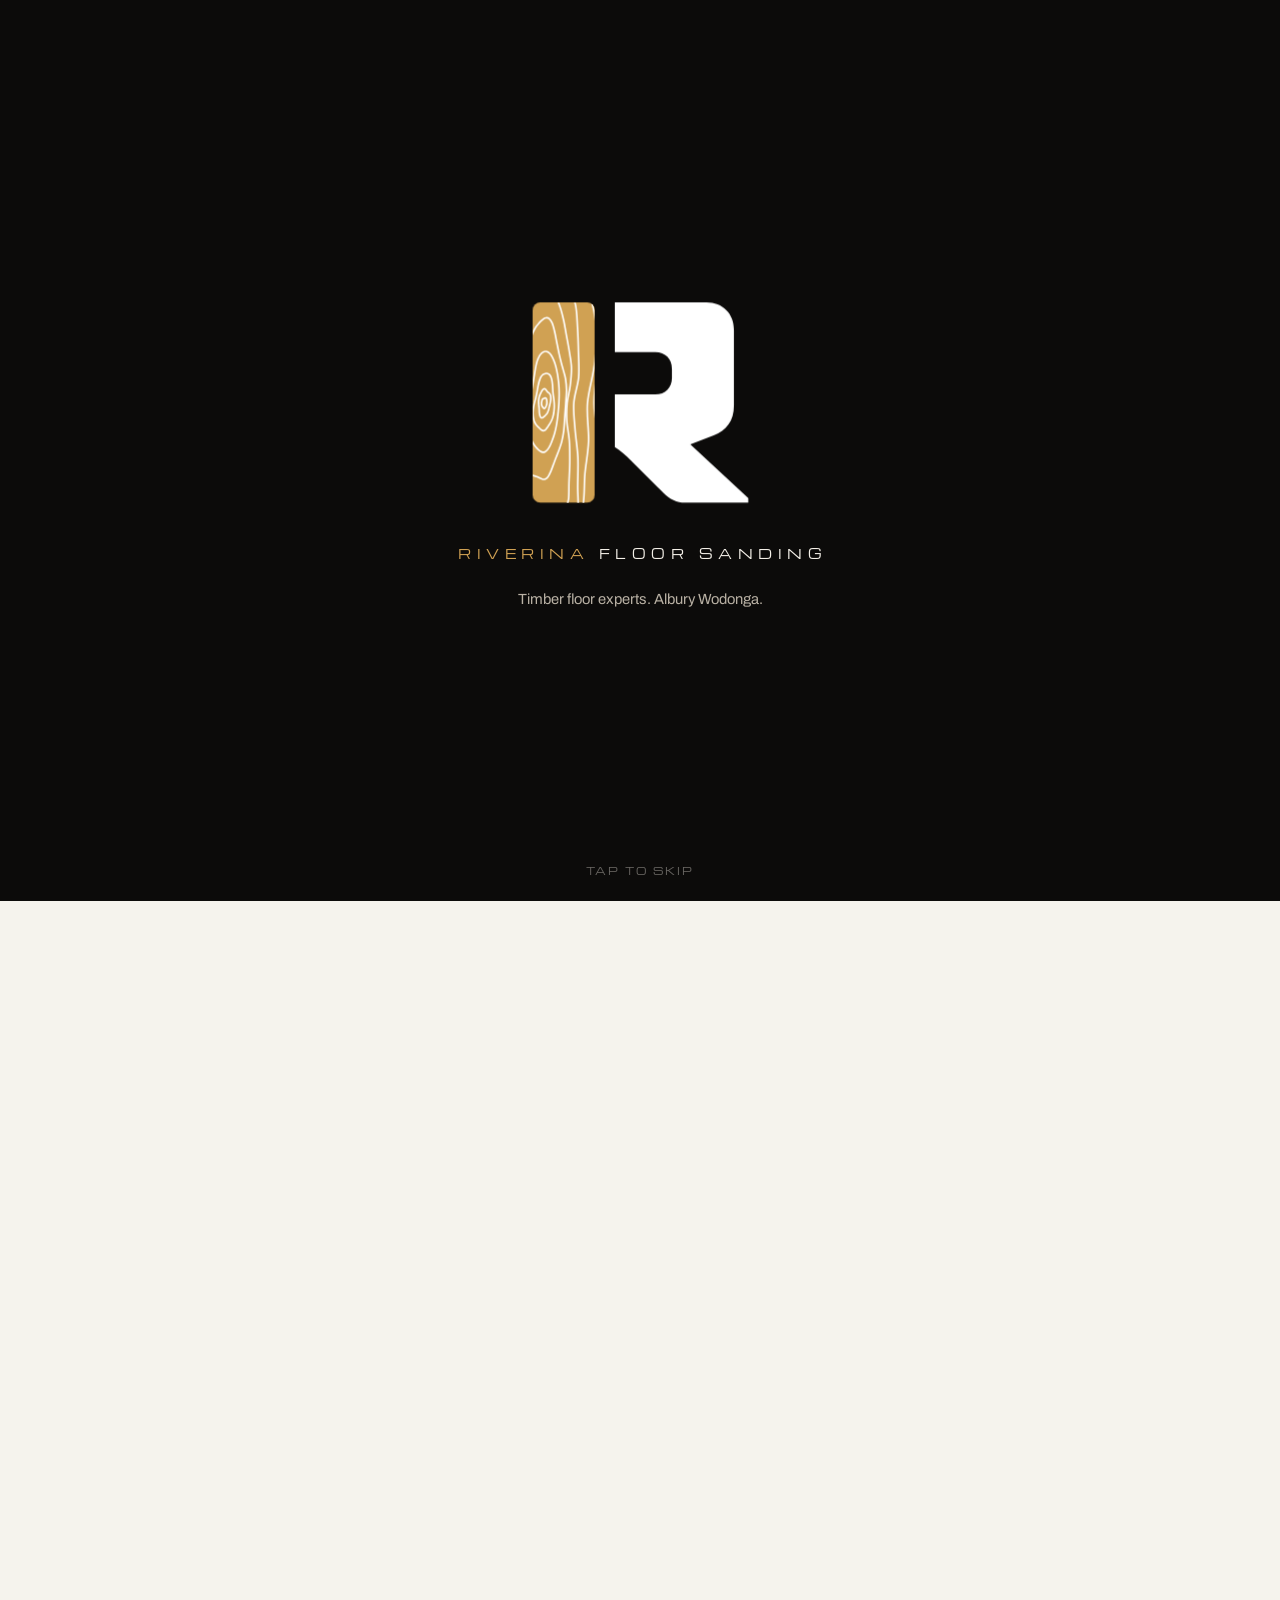
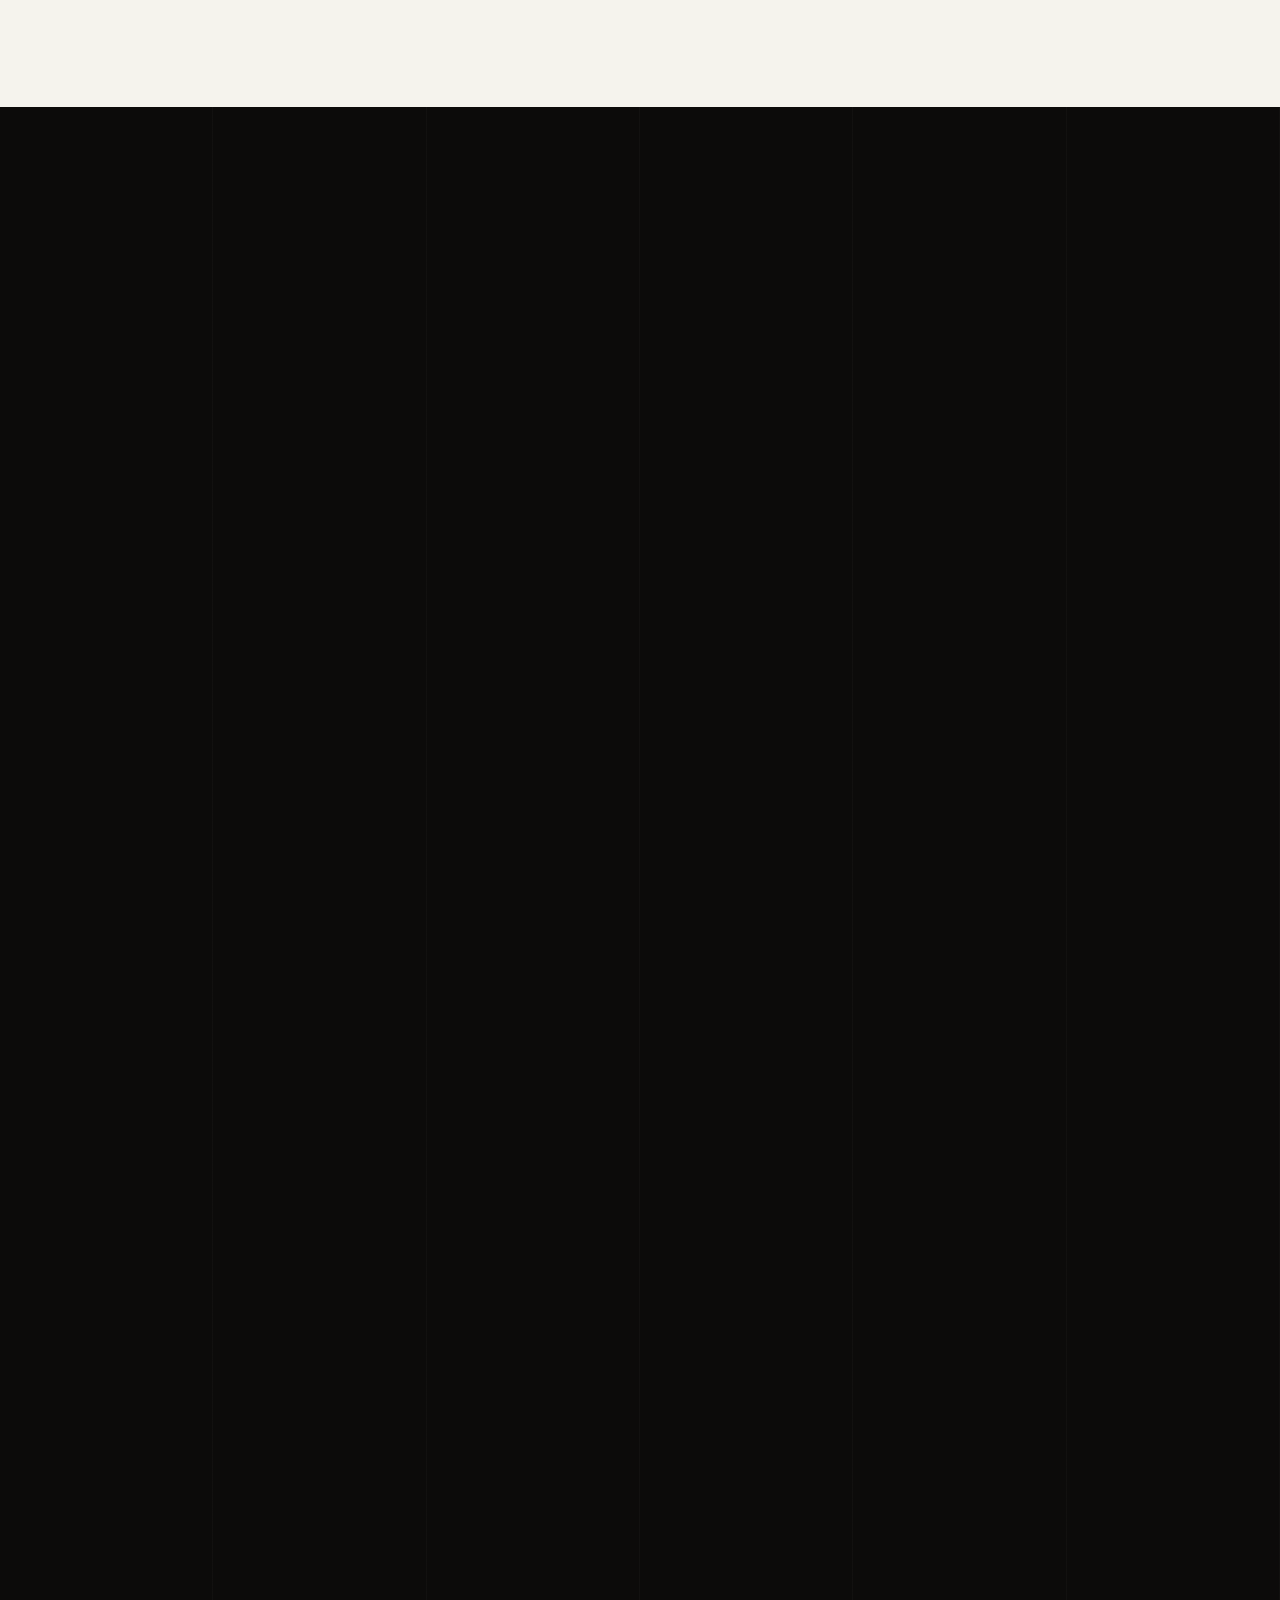
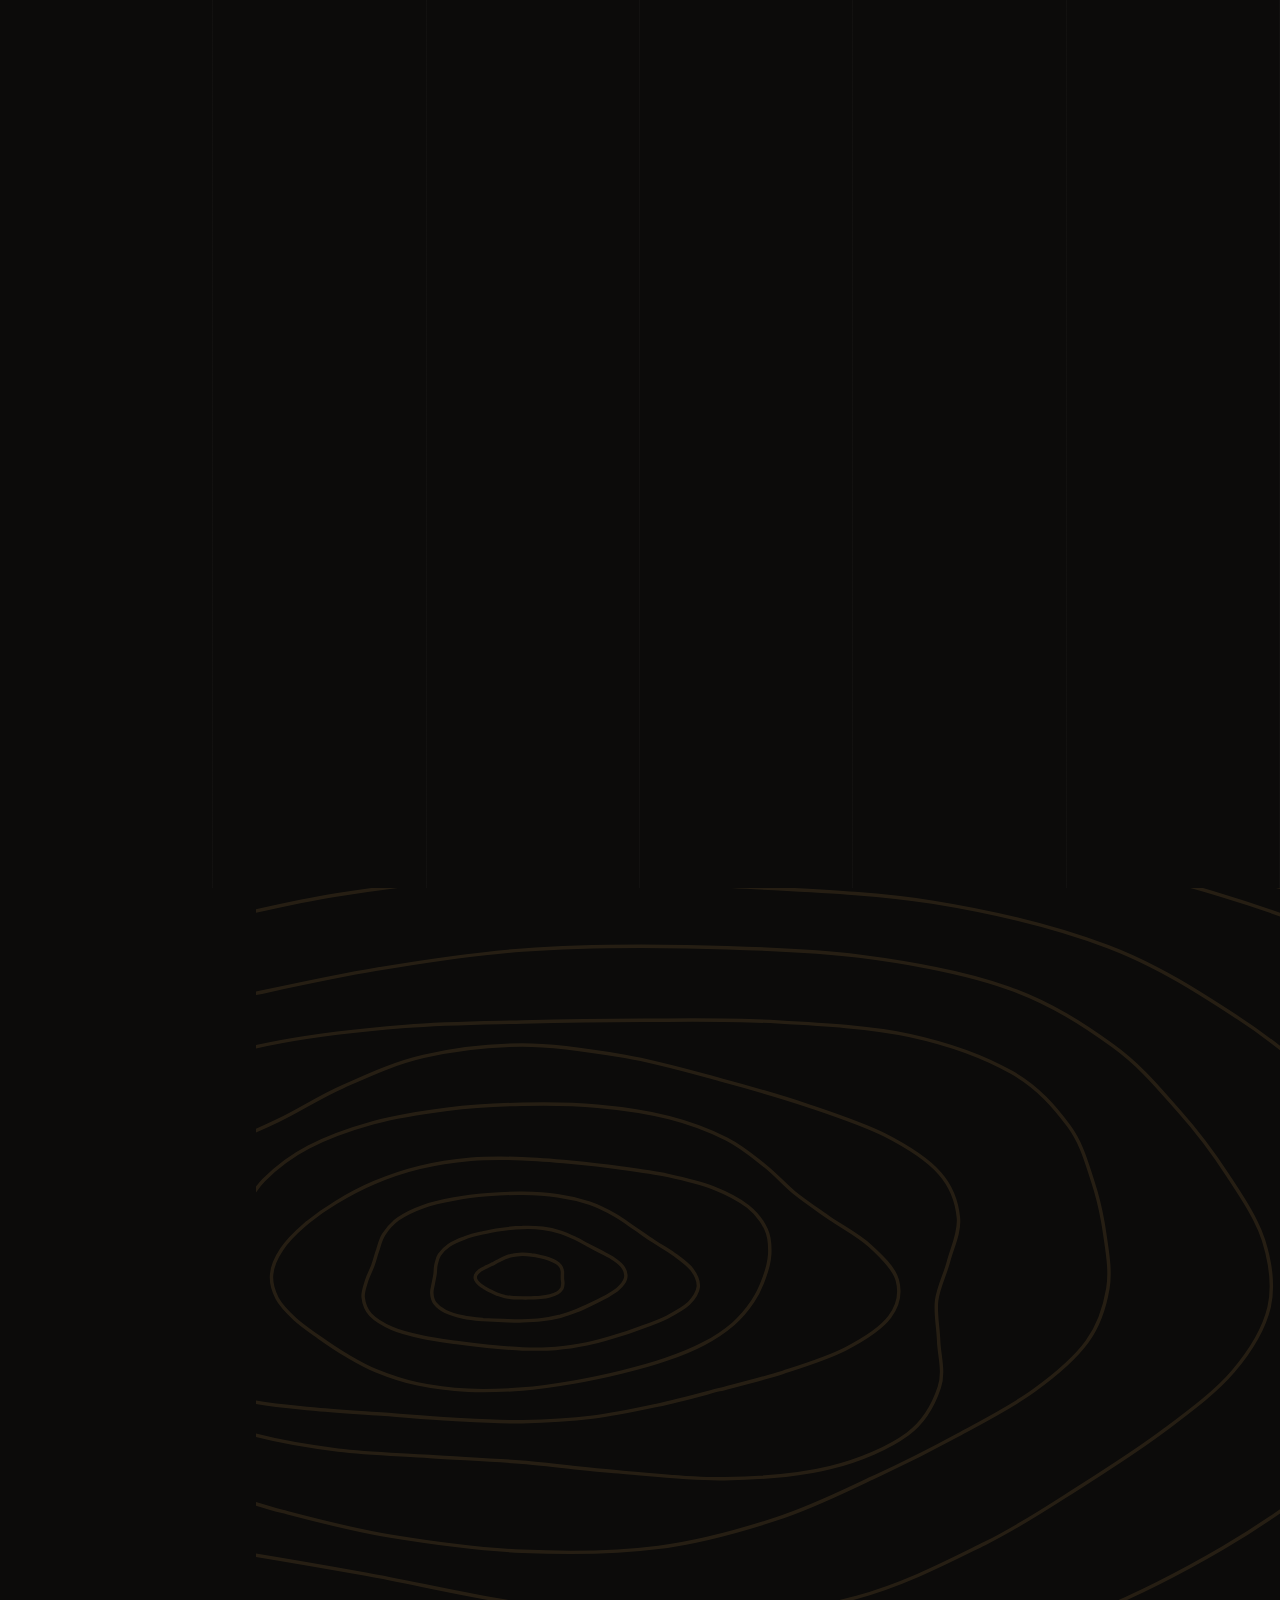
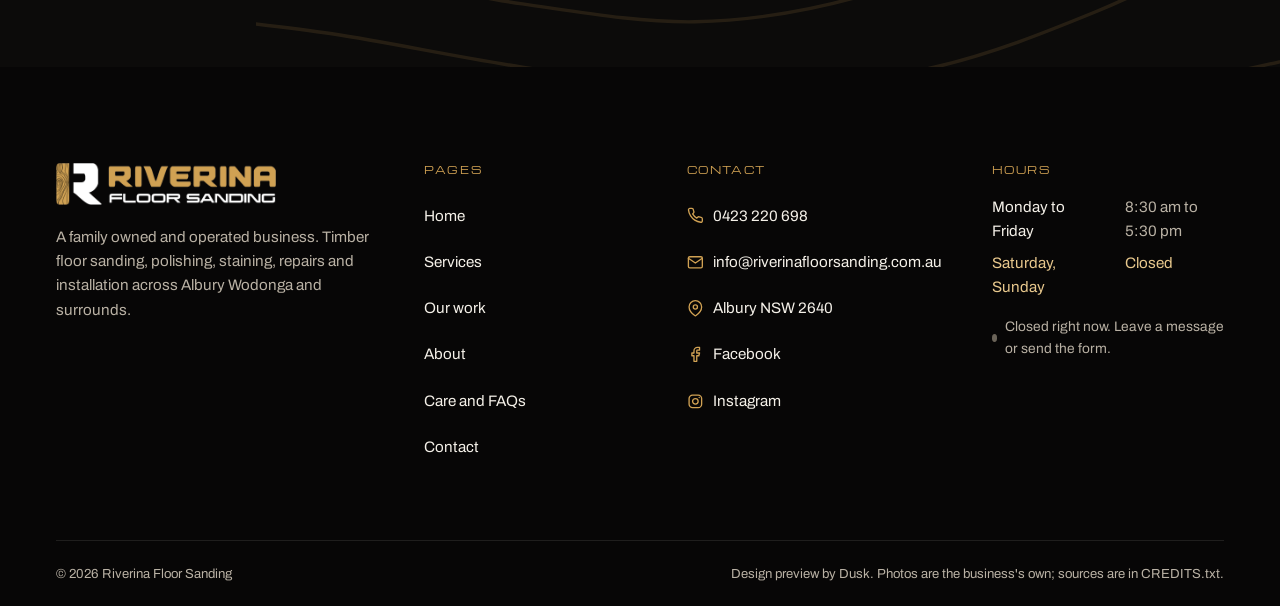
<file: gallery.html>
<!doctype html>
<html lang="en-AU">
<head>
<meta charset="utf-8">
<meta name="viewport" content="width=device-width, initial-scale=1, viewport-fit=cover">
<title>Our work | Riverina Floor Sanding, Albury Wodonga</title>
<meta name="description" content="Photos of timber floors sanded, stained and polished by Riverina Floor Sanding: homes, hotels and sports halls, with before and after comparisons.">
<meta name="robots" content="noindex, nofollow">
<meta name="theme-color" content="#0c0b0a">
<meta name="format-detection" content="telephone=no">
<link rel="icon" href="assets/brand/favicon.svg" type="image/svg+xml">
<link rel="apple-touch-icon" href="assets/brand/mark.png">
<link rel="preconnect" href="https://fonts.googleapis.com">
<link rel="preconnect" href="https://fonts.gstatic.com" crossorigin>
<link href="https://fonts.googleapis.com/css2?family=Archivo:wdth,wght@100..125,400..800&amp;family=Michroma&amp;display=swap" rel="stylesheet">
<link rel="stylesheet" href="assets/css/site.css?v=2">
<script>
(function(){var r=document.documentElement,p=false,m=false,inside=false,t='navigate';r.classList.add('js');
try{var s=sessionStorage;m=matchMedia('(prefers-reduced-motion: reduce)').matches;if(!m)r.classList.add('motion');
var n=(performance.getEntriesByType&&performance.getEntriesByType('navigation')[0])||{};t=n.type||'navigate';
inside=!!s.getItem('rfs-nav');s.removeItem('rfs-nav');
if(!inside&&t==='navigate'&&document.referrer){try{var u=new URL(document.referrer);inside=u.origin===location.origin&&u.pathname.split('/').slice(0,-1).join('/')===location.pathname.split('/').slice(0,-1).join('/')}catch(e){}}
if(t==='back_forward')inside=true;
if(t==='reload')inside=false;
p=!m&&(!inside||/[?&]intro=1/.test(location.search));
if(/[?&]intro=0/.test(location.search))p=false;}catch(e){}
r.classList.add(p?'has-intro':'no-intro');if(p)r.classList.add('intro-lock');else if(inside&&!m&&t!=='back_forward')r.classList.add('arriving');
setTimeout(function(){if(!window.__rfs){r.classList.remove('has-intro','intro-lock','motion','arriving');r.classList.add('no-intro','ready')}},6000);
// if a newer version has been published than the copy this browser kept, load the new one once
try{var B='2';fetch('version.txt?'+Date.now(),{cache:'no-store'}).then(function(x){return x.ok?x.text():''}).then(function(t){t=(t||'').trim();
if(/^\d+$/.test(t)&&t!==B&&!new RegExp('[?&]r='+t+'(&|$)').test(location.search)){location.replace(location.pathname+'?r='+t+location.hash)}}).catch(function(){})}catch(e){}
})();
</script>
</head>
<body class="page-gallery">
<a class="skip" href="#main">Skip to content</a>
<svg class="sr" aria-hidden="true" focusable="false" width="0" height="0"><defs>
<symbol id="i-phone" viewBox="0 0 24 24"><path d="M22 16.92v3a2 2 0 0 1-2.18 2 19.79 19.79 0 0 1-8.63-3.07 19.5 19.5 0 0 1-6-6 19.79 19.79 0 0 1-3.07-8.67A2 2 0 0 1 4.11 2h3a2 2 0 0 1 2 1.72 12.84 12.84 0 0 0 .7 2.81 2 2 0 0 1-.45 2.11L8.09 9.91a16 16 0 0 0 6 6l1.27-1.27a2 2 0 0 1 2.11-.45 12.84 12.84 0 0 0 2.81.7A2 2 0 0 1 22 16.92z"/></symbol>
<symbol id="i-go" viewBox="0 0 24 24"><path d="M4 12h16M13 5l7 7-7 7"/></symbol>
<symbol id="i-left" viewBox="0 0 24 24"><path d="M20 12H4M11 5l-7 7 7 7"/></symbol>
<symbol id="i-check" viewBox="0 0 24 24"><path d="M20 6L9 17l-5-5"/></symbol>
<symbol id="i-x" viewBox="0 0 24 24"><path d="M18 6L6 18M6 6l12 12"/></symbol>
<symbol id="i-star" viewBox="0 0 24 24"><path d="M12 2.5l2.9 6.2 6.6.8-4.9 4.6 1.3 6.7L12 17.5l-5.9 3.3 1.3-6.7-4.9-4.6 6.6-.8z"/></symbol>
<symbol id="i-mail" viewBox="0 0 24 24"><path d="M4 4h16a2 2 0 0 1 2 2v12a2 2 0 0 1-2 2H4a2 2 0 0 1-2-2V6a2 2 0 0 1 2-2z"/><path d="M22 6l-10 7L2 6"/></symbol>
<symbol id="i-pin" viewBox="0 0 24 24"><path d="M21 10c0 7-9 13-9 13s-9-6-9-13a9 9 0 0 1 18 0z"/><circle cx="12" cy="10" r="3"/></symbol>
<symbol id="i-clock" viewBox="0 0 24 24"><circle cx="12" cy="12" r="9"/><path d="M12 7v5l3 2"/></symbol>
<symbol id="i-fb" viewBox="0 0 24 24"><path d="M18 2h-3a5 5 0 0 0-5 5v3H7v4h3v8h4v-8h3l1-4h-4V7a1 1 0 0 1 1-1h3z"/></symbol>
<symbol id="i-ig" viewBox="0 0 24 24"><rect x="3" y="3" width="18" height="18" rx="5"/><circle cx="12" cy="12" r="4"/><path d="M17.5 6.5h.01"/></symbol>
<symbol id="i-play" viewBox="0 0 24 24"><path d="M7 4l13 8-13 8z"/></symbol>
<symbol id="i-pause" viewBox="0 0 24 24"><path d="M6 4h4v16H6zM14 4h4v16h-4z"/></symbol>
</defs></svg>
<div class="intro" id="intro" aria-hidden="true">
  <div class="intro-rows"><i style="--i:0"></i><i style="--i:1"></i><i style="--i:2"></i><i style="--i:3"></i><i style="--i:4"></i><i style="--i:5"></i><i style="--i:6"></i></div>
  <div class="intro-c">
    <svg class="intro-mark" viewBox="0 0 512 512" focusable="false"><defs><clipPath id="pk"><rect x="17" y="32" width="138" height="446" rx="17"/></clipPath></defs>
      <rect class="im-plank" x="17" y="32" width="138" height="446" rx="17"/>
      <g class="im-grain" clip-path="url(#pk)"><path pathLength="1" style="--i:0" d="M48.5 256C48.5 256.6 48.4 257.2 48.4 257.7C48.3 258.3 48.2 258.9 48 259.4C47.9 260 47.7 260.5 47.5 261C47.3 261.5 47.1 262 46.9 262.5C46.7 262.9 46.5 263.4 46.3 263.9C46.1 264.3 45.9 264.8 45.7 265.3C45.4 265.7 45.2 266.2 44.9 266.6C44.6 267 44.3 267.4 44 267.6C43.7 267.9 43.3 268.1 43 268.1C42.7 268.2 42.3 268.2 42 268C41.7 267.9 41.3 267.7 41 267.4C40.8 267.1 40.5 266.8 40.2 266.5C40 266.1 39.8 265.8 39.5 265.5C39.3 265.1 39.1 264.8 38.9 264.5C38.6 264.2 38.4 263.9 38.2 263.6C38 263.3 37.7 262.9 37.5 262.5C37.3 262.1 37.1 261.7 37 261.2C36.8 260.7 36.7 260.2 36.6 259.6C36.5 259 36.5 258.4 36.5 257.8C36.5 257.2 36.5 256.6 36.5 256C36.6 255.4 36.6 254.8 36.7 254.2C36.8 253.6 36.9 253 37 252.4C37.2 251.8 37.3 251.2 37.5 250.7C37.7 250.1 37.8 249.5 38.1 249.1C38.3 248.6 38.6 248.1 38.9 247.8C39.1 247.4 39.4 247.1 39.8 246.8C40.1 246.6 40.4 246.4 40.7 246.3C41 246.1 41.3 246 41.6 245.9C41.9 245.8 42.2 245.7 42.5 245.6C42.8 245.5 43.1 245.4 43.4 245.2C43.7 245.1 44 245 44.3 244.9C44.6 244.8 45 244.7 45.3 244.8C45.6 244.8 46 244.9 46.3 245.1C46.6 245.4 46.8 245.7 47.1 246.1C47.3 246.5 47.5 247 47.7 247.5C47.8 248 48 248.6 48.1 249.1C48.2 249.7 48.2 250.3 48.3 250.9C48.4 251.4 48.4 252 48.5 252.6C48.5 253.1 48.5 253.7 48.5 254.3C48.6 254.8 48.6 255.4 48.5 256Z"/><path pathLength="1" style="--i:1" d="M56 256C55.6 257.7 55.2 259.3 54.8 260.8C54.5 262.3 54.1 263.8 53.7 265.2C53.4 266.7 53 268.1 52.7 269.5C52.3 271 51.9 272.4 51.5 273.7C51 275 50.5 276.3 50 277.4C49.5 278.5 48.9 279.4 48.3 280.3C47.7 281.1 47.1 281.8 46.4 282.4C45.8 283.1 45.2 283.6 44.6 284.2C43.9 284.8 43.3 285.4 42.7 286C42 286.6 41.3 287.3 40.6 287.8C40 288.3 39.2 288.9 38.5 289.1C37.7 289.3 36.9 289.3 36.2 289C35.5 288.7 34.8 288 34.2 287C33.6 286 33.1 284.6 32.7 283.1C32.3 281.7 32 279.9 31.8 278.2C31.6 276.5 31.6 274.7 31.5 273.2C31.4 271.6 31.4 270.1 31.3 268.6C31.2 267.2 31.1 265.9 30.9 264.6C30.8 263.2 30.6 261.9 30.4 260.5C30.3 259.1 30.1 257.6 30 256C29.9 254.4 29.9 252.7 30 251C30.1 249.4 30.3 247.6 30.6 246C30.9 244.3 31.4 242.7 31.8 241.2C32.3 239.7 32.9 238.3 33.4 237C34 235.7 34.6 234.4 35.2 233.2C35.8 232 36.4 230.9 37 229.8C37.6 228.7 38.3 227.7 39 226.8C39.7 226 40.4 225.3 41.1 224.8C41.8 224.4 42.6 224.2 43.3 224.3C44 224.4 44.7 224.9 45.4 225.4C46 225.9 46.6 226.7 47.1 227.4C47.7 228.1 48.1 229 48.6 229.7C49.1 230.3 49.6 230.9 50.1 231.4C50.7 231.9 51.2 232.2 51.8 232.6C52.4 233.1 53.1 233.4 53.7 234.1C54.3 234.7 55 235.4 55.5 236.5C56.1 237.5 56.5 238.8 56.8 240.3C57.1 241.8 57.3 243.5 57.3 245.3C57.3 247 57.1 249 56.9 250.7C56.7 252.5 56.3 254.3 56 256Z"/><path pathLength="1" style="--i:2" d="M64.8 256C65 259.4 65.1 263.3 64.9 266.9C64.7 270.6 64.4 274.5 63.9 278C63.3 281.4 62.5 284.8 61.7 287.7C60.9 290.6 59.8 293.1 58.8 295.3C57.8 297.5 56.7 299.3 55.6 301C54.6 302.7 53.6 304.2 52.6 305.7C51.6 307.2 50.7 308.8 49.7 310.2C48.7 311.6 47.8 313.1 46.8 314.2C45.8 315.3 44.7 316.4 43.6 317C42.5 317.6 41.4 317.8 40.3 317.7C39.2 317.6 38.1 317.1 37 316.4C35.9 315.7 34.8 314.7 33.8 313.8C32.7 312.8 31.7 311.8 30.6 310.7C29.5 309.7 28.4 308.7 27.3 307.5C26.1 306.3 24.9 305 23.8 303.3C22.7 301.6 21.6 299.6 20.6 297.1C19.7 294.6 18.9 291.5 18.4 288.3C17.9 285 17.6 281.2 17.7 277.6C17.7 273.9 18.2 269.9 18.7 266.3C19.2 262.7 20 259.2 20.8 256C21.5 252.8 22.4 249.9 23.2 247C23.9 244 24.6 241.4 25.2 238.5C25.8 235.7 26.3 232.8 26.9 229.8C27.4 226.7 27.9 223.5 28.5 220.3C29.2 217.1 29.8 213.7 30.6 210.8C31.4 207.8 32.2 204.9 33.2 202.5C34.1 200.1 35.2 198.1 36.3 196.5C37.4 194.9 38.6 193.8 39.7 192.8C40.9 191.9 42.1 191.4 43.2 191C44.4 190.5 45.6 190.2 46.8 190.1C48 190 49.2 190 50.4 190.4C51.6 190.8 52.8 191.3 53.9 192.4C55 193.5 56.2 195.1 57.1 197C58 199 58.9 201.6 59.5 204.3C60.1 206.9 60.5 210.1 60.8 213.1C61.2 216 61.3 219.2 61.4 222.1C61.6 225 61.7 227.7 61.9 230.4C62.1 233 62.4 235.5 62.7 238.1C63.1 240.8 63.5 243.4 63.9 246.4C64.2 249.4 64.6 252.6 64.8 256Z"/><path pathLength="1" style="--i:3" d="M75.3 256C74.9 262.1 74.4 268.6 73.8 274.7C73.2 280.9 72.6 287.2 71.8 292.8C71 298.5 70.2 303.9 69.2 308.9C68.2 313.8 67.2 318.2 66 322.4C64.9 326.6 63.7 330.3 62.4 333.9C61.2 337.6 59.9 341 58.5 344.2C57.2 347.5 55.8 350.7 54.3 353.4C52.8 356.1 51.2 358.6 49.6 360.5C47.9 362.4 46.2 363.9 44.5 364.7C42.8 365.6 41.1 365.7 39.4 365.6C37.8 365.4 36.1 364.6 34.5 363.6C32.8 362.7 31.3 361.4 29.6 359.9C28 358.5 26.4 357 24.8 355.1C23.2 353.2 21.5 351.2 19.9 348.6C18.3 346 16.7 343.1 15.1 339.4C13.6 335.7 12.1 331.3 10.8 326.5C9.5 321.6 8.3 315.9 7.5 310.1C6.7 304.4 6.1 297.9 6 291.8C5.9 285.7 6.2 279.4 6.8 273.4C7.3 267.4 8.3 261.6 9.3 256C10.2 250.4 11.4 245.1 12.5 239.6C13.5 234.2 14.7 228.9 15.7 223.5C16.7 218.1 17.7 212.5 18.6 207C19.6 201.5 20.4 195.8 21.3 190.5C22.1 185.2 22.9 179.9 23.8 175.3C24.8 170.6 25.8 166.3 26.9 162.7C28 159.1 29.3 156 30.7 153.4C32 150.8 33.5 148.8 35 147.1C36.6 145.4 38.2 144.1 39.8 143.1C41.4 142.1 43.1 141.3 44.9 141.2C46.6 141 48.4 141.1 50.3 142C52.1 142.9 54 144.3 55.9 146.5C57.7 148.7 59.6 151.7 61.3 155.1C63 158.6 64.7 162.8 66.2 167.1C67.6 171.3 68.9 176.1 69.9 180.7C71 185.3 71.8 190 72.6 194.6C73.3 199.2 73.9 203.6 74.4 208.3C74.9 212.9 75.3 217.5 75.6 222.5C75.8 227.5 76 232.7 75.9 238.3C75.9 243.9 75.6 249.9 75.3 256Z"/><path pathLength="1" style="--i:4" d="M90.6 256C90 266.3 89.1 277.9 88.3 288.2C87.5 298.5 87.2 308.8 86.1 317.7C85 326.6 83.4 334.5 81.7 341.6C80 348.6 77.7 354.4 75.6 360.2C73.6 366 71.4 371 69.3 376.4C67.3 381.8 65.2 387.3 63.2 392.5C61.3 397.8 59.3 403.4 57.4 407.9C55.4 412.4 53.4 416.8 51.4 419.7C49.3 422.6 47.1 424.5 44.9 425.4C42.6 426.4 40.2 425.8 37.9 425.3C35.6 424.7 33.3 423.2 31 422.2C28.7 421.2 26.5 420.1 24.1 419.2C21.7 418.4 19.3 418.1 16.7 416.9C14.1 415.7 11.3 414.8 8.7 411.9C6.1 408.9 3.3 405.2 1.1 399.4C-1 393.6 -2.7 385.8 -4 377C-5.3 368.2 -6 357.1 -6.7 346.5C-7.4 335.8 -8.2 323.9 -8.1 313.2C-8.1 302.5 -7.5 291.9 -6.4 282.4C-5.3 272.8 -3.1 264.4 -1.4 256C0.4 247.6 2.6 240.2 4.2 232C5.8 223.8 7.4 215.8 8.4 206.9C9.4 198 9.8 188.3 10.1 178.7C10.3 169.1 9.6 158.6 9.8 149.3C10 140 10.2 130.6 11.3 122.7C12.4 114.9 14.3 108 16.3 102.2C18.3 96.5 20.8 92.2 23.2 88.2C25.6 84.2 28.2 81.3 30.7 78.5C33.1 75.6 35.6 73.1 38.1 71.1C40.7 69.1 43.2 67 45.7 66.5C48.3 65.9 50.9 65.9 53.3 67.8C55.8 69.7 58.2 73.1 60.3 78C62.4 82.9 64.1 89.9 65.8 97.2C67.6 104.5 69 113.5 70.7 121.6C72.3 129.7 74 138.3 75.6 145.7C77.3 153.1 78.9 159.8 80.5 166.1C82.1 172.4 83.8 177.6 85.4 183.6C87 189.6 88.9 195.2 90.1 202.3C91.2 209.4 92.1 217.3 92.2 226.2C92.3 235.2 91.3 245.7 90.6 256Z"/><path pathLength="1" style="--i:5" d="M93.7 256C92.4 269.3 92.2 282.4 93 296.3C93.8 310.3 97.4 324.7 98.5 339.7C99.6 354.8 99.6 371.1 99.5 386.5C99.4 402 98.3 418.6 97.8 432.5C97.3 446.5 98 460.1 96.7 470.2C95.3 480.3 92.6 488 89.7 493C86.8 497.9 82.7 499.3 79.1 499.9C75.6 500.4 71.9 497.8 68.6 496.4C65.3 495.1 62.1 492.4 59.1 491.7C56.1 490.9 53.5 491 50.6 491.9C47.8 492.9 45.2 495.7 42.2 497.3C39.2 498.9 36.1 501.6 32.8 501.7C29.6 501.8 26.3 501.2 22.9 497.8C19.4 494.4 16.1 488.8 12.3 481.4C8.6 474.1 4.1 464.2 0.5 453.8C-3.1 443.5 -7 431.4 -9.5 419.4C-12.1 407.4 -13 394.7 -14.8 381.9C-16.6 369.1 -18.1 356.1 -20.3 342.5C-22.6 328.9 -26.9 314.8 -28.3 300.4C-29.6 286 -30 270.7 -28.3 256C-26.6 241.3 -21.1 226.1 -18.1 212.4C-15 198.7 -12 185.4 -9.8 173.9C-7.6 162.3 -6.5 152.3 -4.7 142.8C-2.9 133.3 -1.1 125.7 0.8 117C2.7 108.3 4.9 100.3 6.8 90.6C8.8 80.9 11.3 70.2 12.7 58.7C14.1 47.2 14.5 33.7 15 21.6C15.5 9.4 14.5 -4.1 15.8 -14.1C17 -24.1 19.6 -33.4 22.5 -38.5C25.4 -43.7 29.4 -45.8 33 -44.9C36.5 -43.9 39.9 -38.9 43.8 -32.9C47.7 -26.9 51.9 -17.6 56.2 -8.8C60.4 -0.1 65.3 10.2 69.2 19.5C73.1 28.8 76.6 38 79.5 47.1C82.3 56.3 84.3 64.8 86.4 74.3C88.4 83.7 89.8 93.2 91.8 103.9C93.7 114.5 96.1 126.1 98 138.2C99.9 150.3 102.8 163.6 103.2 176.6C103.6 189.6 102.2 203.2 100.6 216.4C99.1 229.6 95 242.7 93.7 256Z"/><path pathLength="1" style="--i:6" d="M108.5 256C107.1 275.2 109.7 294.4 111.3 314.7C112.8 334.9 116.6 356 117.6 377.3C118.5 398.6 117.2 421.5 117.1 442.6C117 463.7 120.1 485.7 117 504C114 522.3 105 539.5 98.9 552.5C92.8 565.5 86 575.1 80.5 581.9C75 588.7 70.4 591.2 65.7 593.4C61.1 595.6 56.8 594.5 52.7 595.1C48.6 595.6 44.8 595.3 41 596.7C37.1 598 33.5 600.6 29.8 603.2C26 605.7 22.4 609.9 18.5 611.8C14.6 613.7 10.6 615.9 6.6 614.4C2.5 613 -2.2 609.7 -5.7 603.2C-9.2 596.8 -12.9 587.1 -14.4 575.7C-15.8 564.3 -14 549.9 -14.6 535C-15.1 520.2 -15.1 503.5 -17.7 486.7C-20.3 470 -27 452.5 -30 434.5C-33 416.5 -33.3 398 -35.7 378.7C-38.1 359.5 -42.5 339.2 -44.4 318.8C-46.4 298.3 -49.6 276.6 -47.5 256C-45.5 235.4 -35.8 214.2 -32 195.1C-28.2 175.9 -27.4 157.7 -24.7 141.1C-22 124.5 -19 109.9 -15.6 95.5C-12.3 81.2 -7 68.6 -4.8 54.7C-2.6 40.8 -2.5 27.2 -2.5 12C-2.6 -3.2 -6.5 -19.9 -5 -36.5C-3.6 -53.1 1.6 -71.8 5.9 -87.7C10.3 -103.6 16.3 -120.1 20.9 -131.9C25.5 -143.7 29.1 -153.4 33.4 -158.3C37.7 -163.2 42.4 -163.8 46.8 -161.2C51.2 -158.7 56.1 -151.3 59.9 -143.2C63.7 -135.1 67.3 -123.4 69.8 -112.6C72.3 -101.7 72.9 -89.5 75 -77.8C77 -66.2 78.6 -54.8 82.2 -42.7C85.8 -30.7 91.6 -18.8 96.6 -5.5C101.6 7.9 108.9 21.9 112.2 37.4C115.6 52.9 115.6 70 116.7 87.5C117.8 105 118.4 123.9 118.8 142.5C119.2 161.2 120.9 180.3 119.2 199.2C117.4 218.1 109.8 236.8 108.5 256Z"/><path pathLength="1" style="--i:7" d="M138.9 256C136.5 285.8 142.3 314.5 141.3 340.9C140.4 367.2 135.2 390.8 133.2 414.1C131.2 437.4 132.9 458.8 129.4 480.8C125.9 502.8 118.1 524.8 112.3 546.2C106.5 567.6 98.5 589.7 94.7 609.1C90.9 628.5 92.5 647.4 89.5 662.5C86.4 677.7 81 690 76.4 700.1C71.8 710.2 66.6 716.4 62 723.1C57.5 729.8 53 734.1 49.1 740.4C45.1 746.7 41.6 753.5 38.1 760.9C34.5 768.3 31.9 778.2 27.8 784.7C23.7 791.2 19.1 799.1 13.5 799.9C8 800.7 1.6 798.9 -5.5 789.3C-12.7 779.7 -23.6 763.4 -29.4 742.3C-35.1 721.2 -37.2 691.8 -40 662.6C-42.8 633.3 -47.4 598.2 -46.1 566.9C-44.9 535.5 -34 503.1 -32.2 474.5C-30.5 445.9 -34 420 -35.8 395.3C-37.5 370.5 -39.6 349.3 -42.8 326.1C-46 302.9 -54.5 280.8 -55.1 256C-55.7 231.2 -48.1 204.6 -46.5 177C-44.9 149.4 -45.7 119 -45.4 90.4C-45 61.7 -44.3 31.9 -44.4 5.2C-44.5 -21.5 -48.5 -46.8 -45.9 -69.6C-43.2 -92.4 -33.5 -112.4 -28.5 -131.6C-23.6 -150.9 -21.9 -168.1 -16.2 -185C-10.5 -202 -1.6 -218.6 5.5 -233.3C12.6 -248 20.4 -263 26.3 -273.2C32.2 -283.4 35.8 -292.1 41 -294.3C46.3 -296.6 53.1 -294.1 58.1 -286.7C63 -279.3 68.3 -265.1 70.6 -250.1C72.9 -235 70.2 -214.1 72.1 -196.5C74 -178.8 78.7 -159.3 81.9 -144.1C85 -128.9 87.8 -116.2 90.9 -105.2C94 -94.3 96.6 -87.6 100.5 -78.2C104.4 -68.8 108 -61.7 114.4 -48.9C120.7 -36 131.4 -21.2 138.5 -1.1C145.5 18.9 153.7 44.3 156.6 71.5C159.4 98.8 158.6 131.4 155.6 162.2C152.7 192.9 141.3 226.2 138.9 256Z"/><path pathLength="1" style="--i:8" d="M153.7 256C153.9 293.7 166.2 330.7 167.4 365.9C168.6 401.2 165.4 434.7 160.7 467.5C156 500.4 143.2 532 139.1 563.1C134.9 594.2 137.7 625.1 135.9 654.1C134.1 683.2 129.9 712 128.3 737.7C126.7 763.3 130.5 787.3 126.3 807.8C122.1 828.2 111.1 845.5 103 860.4C94.8 875.3 84.9 886.5 77.5 897C70.1 907.5 64.6 915.5 58.7 923.3C52.8 931.1 47.9 938.4 42.1 944C36.4 949.6 30.6 955.5 24.3 957C17.9 958.6 11.1 959.1 4.2 953.3C-2.7 947.4 -12.7 937.8 -17.3 921.9C-21.9 906 -20.1 883.8 -23.2 858C-26.2 832.2 -30.8 799.8 -35.4 767.1C-40 734.5 -46.3 697.4 -50.6 662.3C-54.9 627.2 -60.7 590.9 -61.4 556.4C-62.1 522 -55.1 488.8 -54.8 455.7C-54.5 422.5 -54.8 390.8 -59.4 357.5C-64 324.2 -79.9 290.9 -82.3 256C-84.8 221.1 -77.3 184.6 -74.1 148.1C-70.8 111.6 -62.4 73.4 -62.8 37.2C-63.1 1.1 -75.8 -35.4 -76.3 -69C-76.8 -102.6 -71.8 -134.6 -65.9 -164.3C-59.9 -193.9 -47.2 -221.2 -40.7 -246.9C-34.1 -272.7 -30.1 -296.5 -26.5 -318.7C-22.9 -340.9 -23.2 -362.1 -19.2 -380.2C-15.2 -398.3 -7.7 -415.3 -2.4 -427.3C3 -439.2 7.1 -448.4 12.8 -451.9C18.6 -455.5 25.6 -454 32.4 -448.4C39.2 -442.8 47.3 -431.1 53.6 -418.2C59.9 -405.3 63.4 -387.6 70.1 -371C76.7 -354.4 86.3 -335.8 93.4 -318.8C100.5 -301.7 108.9 -285.3 112.8 -268.5C116.6 -251.6 114 -236.2 116.6 -217.4C119.3 -198.7 124.5 -179.8 128.9 -156.2C133.2 -132.5 135.6 -105.9 142.5 -75.7C149.4 -45.4 166.4 -10.5 170.3 25.4C174.1 61.3 168.5 101.3 165.7 139.7C163 178.1 153.4 218.3 153.7 256Z"/><path pathLength="1" style="--i:9" d="M167.3 256C169.1 301.9 185.3 348.3 186.3 393.8C187.2 439.2 176.5 485.3 173.1 528.8C169.6 572.4 167.7 615 165.6 654.9C163.5 694.7 165.3 732 160.6 768C155.9 804.1 144.2 837.3 137.6 871C131.1 904.6 126 937.3 121.1 970C116.2 1002.7 111.3 1036.5 108.2 1067.3C105.1 1098.1 109.2 1130.1 102.3 1154.8C95.4 1179.4 76.9 1202.3 66.8 1215C56.7 1227.7 49.1 1234 41.8 1230.9C34.6 1227.8 27.9 1214.7 23.2 1196.5C18.5 1178.3 21.1 1150 13.6 1121.8C6.1 1093.7 -12.6 1059.1 -21.8 1027.6C-30.9 996.1 -38.1 963.4 -41.4 932.9C-44.8 902.4 -39 874 -41.9 844.7C-44.9 815.3 -52.8 788 -59.1 756.7C-65.3 725.4 -73.1 693.4 -79.3 656.9C-85.4 620.4 -93.7 580.2 -96.1 537.6C-98.5 495 -90.5 447.9 -93.6 401C-96.8 354 -113.4 304.3 -114.7 256C-116.1 207.7 -104.5 158.9 -101.6 111.4C-98.8 64 -98.2 17.1 -97.5 -28.9C-96.8 -74.9 -102.5 -120.5 -97.3 -164.5C-92.1 -208.5 -72.2 -252.7 -66.1 -292.8C-60.1 -332.9 -62.5 -372.3 -61 -405.2C-59.4 -438.1 -61.7 -467.5 -57.1 -490.1C-52.4 -512.7 -41.5 -528.9 -32.8 -540.8C-24.1 -552.7 -13.4 -557.3 -4.9 -561.7C3.5 -566.2 10.3 -565.5 17.8 -567.5C25.2 -569.6 32.2 -570.8 39.8 -573.9C47.4 -577 55.5 -582.6 63.4 -586.1C71.3 -589.6 79.7 -595.6 87.1 -594.7C94.6 -593.7 103.4 -591.7 108.3 -580.5C113.3 -569.2 110.1 -552.1 116.7 -527.2C123.4 -502.4 139.2 -468.7 148.3 -431.5C157.4 -394.3 169.4 -349 171.4 -304.1C173.3 -259.3 159.7 -209.8 160.2 -162.5C160.7 -115.2 172 -67 174.5 -20.1C177.1 26.7 176.6 72.6 175.4 118.6C174.2 164.7 165.5 210.1 167.3 256Z"/></g>
      <path class="im-r" d="M200 32H404C440 32 465 57 465 93V262C465 296 448 318 420 328L368 348L497 468V478H356C338 478 322 470 308 456L236 384C224 372 212 362 200 354V237H290C312 237 327 222 327 200V180C327 158 312 143 290 143H200Z"/>
    </svg>
    <p class="intro-word"><span><b>Riverina</b> Floor Sanding</span></p>
    <p class="intro-tag">Timber floor experts. Albury Wodonga.</p>
  </div>
  <span class="intro-skip">Tap to skip</span>
</div>
<div class="pass" aria-hidden="true"></div>
<p class="strip"><span class="s-long"><b>Design preview</b> for Riverina Floor Sanding, prepared by Dusk. Not the live website: the quote form sends nothing.</span><span class="s-short"><b>Design preview</b> by Dusk. The form sends nothing.</span></p>
<header class="hdr"><div class="wrap hdr-in">
  <a class="brand" href="index.html" aria-label="Riverina Floor Sanding, home"><img src="assets/brand/logo-light.png" alt="Riverina Floor Sanding" width="500" height="96"></a>
  <nav class="nav" aria-label="Main"><a href="services.html">Services</a><a href="gallery.html" aria-current="page">Our work</a><a href="about.html">About</a><a href="care.html">Care and FAQs</a><a href="contact.html">Contact</a></nav>
  <a class="hdr-tel" href="tel:0423220698" aria-label="Call 0423 220 698"><svg class="ico" viewBox="0 0 24 24" aria-hidden="true" focusable="false"><use href="#i-phone"/></svg><span>0423 220 698</span></a>
  <a class="btn sm" href="contact.html">Free quote</a>
  <button class="burger" type="button" aria-controls="menu" aria-expanded="false" aria-label="Open menu"><i></i><i></i><i></i></button>
</div></header>
<div class="menu" id="menu"><nav aria-label="Menu"><a href="index.html" style="--i:0"><small>01</small>Home</a><a href="services.html" style="--i:1"><small>02</small>Services</a><a href="gallery.html" style="--i:2" aria-current="page"><small>03</small>Our work</a><a href="about.html" style="--i:3"><small>04</small>About</a><a href="care.html" style="--i:4"><small>05</small>Care and FAQs</a><a href="contact.html" style="--i:5"><small>06</small>Contact</a></nav>
  <div class="menu-foot"><a class="btn" href="contact.html">Get a free quote <svg class="ico i-go" viewBox="0 0 24 24" aria-hidden="true" focusable="false"><use href="#i-go"/></svg></a><a class="btn ghost" href="tel:0423220698"><svg class="ico" viewBox="0 0 24 24" aria-hidden="true" focusable="false"><use href="#i-phone"/></svg> Call 0423 220 698</a><p>Monday to Friday, 8:30 am to 5:30 pm. Albury Wodonga and surrounds.</p></div>
</div>
<main id="main">
<section class="phero"><div class="phero-bg"><img src="assets/img/court-hoop.jpg" alt="" width="1440" height="1080" fetchpriority="high" decoding="async"></div><div class="wrap">
  <p class="crumbs"><a href="index.html">Home</a><span>/</span><span>Our work</span></p>
  <h1 data-split>Floors we have brought back.</h1>
  <p class="lead">Tasmanian Oak, Blackbutt, Spotted Gum, Cypress Pine and more, in the finish each owner chose. Tap any photo to see it larger.</p>
</div></section><section class="sec"><div class="wrap">
  <div class="filters" role="group" aria-label="Filter the photos"><button type="button" data-f="all" aria-pressed="true">All<sup>31</sup></button><button type="button" data-f="natural" aria-pressed="false">Natural finishes<sup>14</sup></button><button type="button" data-f="stained" aria-pressed="false">Stains and limewash<sup>3</sup></button><button type="button" data-f="commercial" aria-pressed="false">Commercial and sports<sup>9</sup></button><button type="button" data-f="job" aria-pressed="false">On the job<sup>7</sup></button></div>
  <div class="gal"><figure data-t="natural" data-rv><button type="button" aria-label="View larger: Qld Spotted Gum, Three coats of Handleys low sheen"><img src="assets/img/g-spotted-gum.jpg" alt="Spotted Gum floor beside a brick hearth" width="1440" height="1440" decoding="async"></button><figcaption><small>Qld Spotted Gum</small>Three coats of Handleys low sheen</figcaption></figure><figure data-t="natural" data-rv><button type="button" aria-label="View larger: Tasmanian Oak, A silky smooth satin finish"><img src="assets/img/g-tas-oak-satin.jpg" alt="Tasmanian Oak hallway in a satin finish" width="1080" height="1080" decoding="async"></button><figcaption><small>Tasmanian Oak</small>A silky smooth satin finish</figcaption></figure><figure data-t="commercial" data-rv><button type="button" aria-label="View larger: Sports hall, A full court, finished and ready for play"><img src="assets/img/court-wide-1.jpg" alt="A finished basketball court with a glossy timber floor" width="1440" height="1080" decoding="async"></button><figcaption><small>Sports hall</small>A full court, finished and ready for play</figcaption></figure><figure data-t="stained" data-rv><button type="button" aria-label="View larger: Cypress / Murray Pine, A custom stain"><img src="assets/img/g-custom-stain.jpg" alt="Dark stained timber floor in a hallway" width="1440" height="1440" decoding="async"></button><figcaption><small>Cypress / Murray Pine</small>A custom stain</figcaption></figure><figure data-t="natural" data-rv><button type="button" aria-label="View larger: Cypress Pine, In a high gloss"><img src="assets/img/g-cypress-gloss.jpg" alt="Cypress Pine floor reflecting a window" width="1121" height="748" decoding="async"></button><figcaption><small>Cypress Pine</small>In a high gloss</figcaption></figure><figure data-t="job" data-rv><button type="button" aria-label="View larger: On the job, Sanding a living room floor"><img src="assets/img/shaun-sanding.jpg" alt="A man in ear muffs using a belt sander in a living room" width="1440" height="810" decoding="async"></button><figcaption><small>On the job</small>Sanding a living room floor</figcaption></figure><figure data-t="stained" data-rv><button type="button" aria-label="View larger: Wormy Chestnut, Limewash"><img src="assets/img/g-limewash.jpg" alt="Pale limewashed timber floor" width="904" height="904" loading="lazy" decoding="async"></button><figcaption><small>Wormy Chestnut</small>Limewash</figcaption></figure><figure data-t="natural" data-rv><button type="button" aria-label="View larger: Blackbutt, Australian hardwood, finished in Synteko Nova Best 5"><img src="assets/img/g-blackbutt.jpg" alt="Blackbutt floor with sunlight across it" width="1121" height="748" loading="lazy" decoding="async"></button><figcaption><small>Blackbutt</small>Australian hardwood, finished in Synteko Nova Best 5</figcaption></figure><figure data-t="commercial job" data-rv><button type="button" aria-label="View larger: Sports hall, Three belt sanders lined up on a stadium floor"><img src="assets/img/court-sanders.jpg" alt="Three belt sanders with dust bags on a sports hall floor" width="1600" height="1200" loading="lazy" decoding="async"></button><figcaption><small>Sports hall</small>Three belt sanders lined up on a stadium floor</figcaption></figure><figure data-t="natural" data-rv><button type="button" aria-label="View larger: Kempas, Floating floor"><img src="assets/img/g-kempas.jpg" alt="Deep red brown Kempas floor" width="1121" height="748" loading="lazy" decoding="async"></button><figcaption><small>Kempas</small>Floating floor</figcaption></figure><figure data-t="stained" data-rv><button type="button" aria-label="View larger: Radiata Pine, Our custom hybrid white stain"><img src="assets/img/g-radiata-white.jpg" alt="Close up of pine boards with a white stain" width="1000" height="1000" loading="lazy" decoding="async"></button><figcaption><small>Radiata Pine</small>Our custom hybrid white stain</figcaption></figure><figure data-t="natural" data-rv><button type="button" aria-label="View larger: Old recycled hardwood, Nail holes filled with black putty for a rustic look, finished in a satin polyurethane"><img src="assets/img/g-recycled.jpg" alt="Recycled hardwood boards with dark nail holes" width="900" height="900" loading="lazy" decoding="async"></button><figcaption><small>Old recycled hardwood</small>Nail holes filled with black putty for a rustic look, finished in a satin polyurethane</figcaption></figure><figure data-t="commercial" data-rv><button type="button" aria-label="View larger: Balldale Hotel, New dining room floor"><img src="assets/img/g-balldale.jpg" alt="A large polished timber floor in a hotel dining room" width="1440" height="754" loading="lazy" decoding="async"></button><figcaption><small>Balldale Hotel</small>New dining room floor</figcaption></figure><figure data-t="natural" data-rv><button type="button" aria-label="View larger: Cypress Pine, Satin"><img src="assets/img/g-cypress-satin.jpg" alt="Satin Cypress Pine floor beside glass doors" width="1440" height="1440" loading="lazy" decoding="async"></button><figcaption><small>Cypress Pine</small>Satin</figcaption></figure><figure data-t="job" data-rv><button type="button" aria-label="View larger: On the job, Sanding painted boards back to the timber"><img src="assets/img/strip-white.jpg" alt="A belt sander stripping white paint from floorboards" width="1080" height="608" loading="lazy" decoding="async"></button><figcaption><small>On the job</small>Sanding painted boards back to the timber</figcaption></figure><figure data-t="commercial" data-rv><button type="button" aria-label="View larger: Sports hall, Centre court"><img src="assets/img/court-centre.jpg" alt="Centre circle of a polished timber court" width="1440" height="1920" loading="lazy" decoding="async"></button><figcaption><small>Sports hall</small>Centre court</figcaption></figure><figure data-t="natural" data-rv><button type="button" aria-label="View larger: Tasmanian Oak, Brought back to new"><img src="assets/img/g-tas-oak-new.jpg" alt="Polished timber floor in an older home" width="1080" height="1080" loading="lazy" decoding="async"></button><figcaption><small>Tasmanian Oak</small>Brought back to new</figcaption></figure><figure data-t="natural" data-rv><button type="button" aria-label="View larger: Radiata Pine, Low sheen"><img src="assets/img/g-radiata-low.jpg" alt="Wide pine boards in a low sheen" width="1200" height="1200" loading="lazy" decoding="async"></button><figcaption><small>Radiata Pine</small>Low sheen</figcaption></figure><figure data-t="commercial job" data-rv><button type="button" aria-label="View larger: Sports hall, Sanded back to bare timber"><img src="assets/img/court-raw.jpg" alt="A sports hall floor sanded to pale bare timber" width="1440" height="1920" loading="lazy" decoding="async"></button><figcaption><small>Sports hall</small>Sanded back to bare timber</figcaption></figure><figure data-t="natural" data-rv><button type="button" aria-label="View larger: Superfine sanding, Two coats of Polycure 2 pac and a final coat in a silky smooth satin"><img src="assets/img/g-superfine.jpg" alt="Close up of smooth knotty boards" width="1080" height="1080" loading="lazy" decoding="async"></button><figcaption><small>Superfine sanding</small>Two coats of Polycure 2 pac and a final coat in a silky smooth satin</figcaption></figure><figure data-t="job" data-rv><button type="button" aria-label="View larger: The gear, The machines we sand with"><img src="assets/img/gear.jpg" alt="A belt sander, an edger and a rotary sander on a timber floor" width="1080" height="975" loading="lazy" decoding="async"></button><figcaption><small>The gear</small>The machines we sand with</figcaption></figure><figure data-t="natural" data-rv><button type="button" aria-label="View larger: Hardwood, Polished boards catching the light"><img src="assets/img/g-hardwood-sheen.jpg" alt="Polished hardwood boards with a soft reflection" width="904" height="904" loading="lazy" decoding="async"></button><figcaption><small>Hardwood</small>Polished boards catching the light</figcaption></figure><figure data-t="commercial" data-rv><button type="button" aria-label="View larger: Sports hall, Under the hoop"><img src="assets/img/court-hoop.jpg" alt="A polished timber basketball court seen from under the hoop" width="1440" height="1080" loading="lazy" decoding="async"></button><figcaption><small>Sports hall</small>Under the hoop</figcaption></figure><figure data-t="natural" data-rv><button type="button" aria-label="View larger: Timber stairs, Treads and risers"><img src="assets/img/stairs.jpg" alt="Pale timber stair treads and risers" width="1440" height="1440" loading="lazy" decoding="async"></button><figcaption><small>Timber stairs</small>Treads and risers</figcaption></figure><figure data-t="commercial" data-rv><button type="button" aria-label="View larger: Sports hall, Court lines under a fresh finish"><img src="assets/img/court-lines.jpg" alt="Red and black court lines on a glossy timber floor" width="1440" height="1920" loading="lazy" decoding="async"></button><figcaption><small>Sports hall</small>Court lines under a fresh finish</figcaption></figure><figure data-t="job" data-rv><button type="button" aria-label="View larger: On the job, Hammer and nail punch, down at board level"><img src="assets/img/prep-punch.jpg" alt="A hammer and nail punch lying on a timber floor" width="1440" height="810" loading="lazy" decoding="async"></button><figcaption><small>On the job</small>Hammer and nail punch, down at board level</figcaption></figure><figure data-t="natural" data-rv><button type="button" aria-label="View larger: Close up, A gloss finish"><img src="assets/img/g-gloss-close.jpg" alt="Close up of a glossy timber floor reflecting a window" width="980" height="980" loading="lazy" decoding="async"></button><figcaption><small>Close up</small>A gloss finish</figcaption></figure><figure data-t="commercial" data-rv><button type="button" aria-label="View larger: Sports hall, Wall to wall"><img src="assets/img/court-wide-2.jpg" alt="A wide view of a polished sports hall floor" width="1440" height="1080" loading="lazy" decoding="async"></button><figcaption><small>Sports hall</small>Wall to wall</figcaption></figure><figure data-t="job" data-rv><button type="button" aria-label="View larger: On the job, The belt sander on freshly sanded boards"><img src="assets/img/sander-pale.jpg" alt="A belt sander on a pale, freshly sanded floor" width="1080" height="1080" loading="lazy" decoding="async"></button><figcaption><small>On the job</small>The belt sander on freshly sanded boards</figcaption></figure><figure data-t="natural" data-rv><button type="button" aria-label="View larger: Cypress Pine, Finished boards"><img src="assets/img/g-cypress-cover.jpg" alt="Finished Cypress Pine boards" width="960" height="1280" loading="lazy" decoding="async"></button><figcaption><small>Cypress Pine</small>Finished boards</figcaption></figure><figure data-t="commercial" data-rv><button type="button" aria-label="View larger: Sports hall, A second hall"><img src="assets/img/court-b-1.jpg" alt="Another polished sports hall floor" width="1440" height="1910" loading="lazy" decoding="async"></button><figcaption><small>Sports hall</small>A second hall</figcaption></figure></div>
</div></section>
<section class="sec dark" id="before-after"><div class="boards"></div><div class="wrap">
  <div class="sec-head split"><div><p class="eyebrow" data-rv>Before and after</p><h2 data-split>Drag the line. See the difference.</h2></div><p class="lead" data-rv style="--d:1">Every pair is the same floor, photographed from the same spot before we started and after we finished.</p></div>
  <div class="bas two" style="margin-bottom:clamp(16px,2.4vw,30px)"><div class="ba-card" data-rv><div class="ba wide"><img src="assets/img/ba-room-after.jpg" alt="The same room after sanding and polishing" loading="lazy" decoding="async"><div class="ba-top"><img src="assets/img/ba-room-before.jpg" alt="A worn timber floor with dull patches before sanding" loading="lazy" decoding="async"></div><span class="ba-tag b">Before</span><span class="ba-tag a">After</span><div class="ba-bar"></div><input type="range" min="3" max="97" value="50" aria-label="Slide to compare before and after"></div><h3>One room, sanded and refinished</h3><p>The old coating had worn through in the traffic areas. The same boards, sanded and given a fresh finish.</p></div>
  <div class="ba-card" data-rv style="--d:1"><div class="vid"><video src="assets/video/rfs-in-action.mp4" poster="assets/video/rfs-in-action-poster.jpg" muted loop playsinline preload="none" aria-label="A belt sander stripping white paint from floorboards"></video><span class="vid-tag">Riverina Floor Sanding at work</span><button class="vid-btn" type="button" aria-label="Play the clip"><svg class="ico fill" viewBox="0 0 24 24" aria-hidden="true" focusable="false"><use href="#i-play"/></svg></button></div><h3>The moment the timber shows</h3><p>A short clip of the belt sander taking white paint off old boards.</p></div></div>
  <div class="bas"><div class="ba-card" data-rv style="--d:0"><div class="ba"><img src="assets/img/ba-paint-after.jpg" alt="The same boards sanded and polished, golden with dark knots" loading="lazy" decoding="async"><div class="ba-top"><img src="assets/img/ba-paint-before.jpg" alt="Floorboards covered in worn white paint" loading="lazy" decoding="async"></div><span class="ba-tag b">Before</span><span class="ba-tag a">After</span><div class="ba-bar"></div><input type="range" min="3" max="97" value="50" aria-label="Slide to compare before and after"></div><h3>Paint off, timber back</h3><p>Painted boards sanded back to the timber underneath, then polished.</p></div><div class="ba-card" data-rv style="--d:1"><div class="ba"><img src="assets/img/ba-kitchen-after.jpg" alt="The same kitchen with a finished timber floor" loading="lazy" decoding="async"><div class="ba-top"><img src="assets/img/ba-kitchen-before.jpg" alt="A kitchen floor covered in old adhesive" loading="lazy" decoding="async"></div><span class="ba-tag b">Before</span><span class="ba-tag a">After</span><div class="ba-bar"></div><input type="range" min="3" max="97" value="50" aria-label="Slide to compare before and after"></div><h3>A kitchen floor</h3><p>From old floor coverings to a finished timber floor.</p></div><div class="ba-card" data-rv style="--d:2"><div class="ba"><img src="assets/img/ba-hall-after.jpg" alt="The same hallway repaired and polished" loading="lazy" decoding="async"><div class="ba-top"><img src="assets/img/ba-hall-before.jpg" alt="A hallway with patched and worn boards" loading="lazy" decoding="async"></div><span class="ba-tag b">Before</span><span class="ba-tag a">After</span><div class="ba-bar"></div><input type="range" min="3" max="97" value="50" aria-label="Slide to compare before and after"></div><h3>A patched hallway</h3><p>Mismatched and worn boards, repaired and polished.</p></div><div class="ba-card" data-rv style="--d:0"><div class="ba"><img src="assets/img/ba-galley-after.jpg" alt="The same floor sanded back to pale raw timber" loading="lazy" decoding="async"><div class="ba-top"><img src="assets/img/ba-galley-before.jpg" alt="A dark worn timber floor between cabinets" loading="lazy" decoding="async"></div><span class="ba-tag b">Before</span><span class="ba-tag a">After</span><div class="ba-bar"></div><input type="range" min="3" max="97" value="50" aria-label="Slide to compare before and after"></div><h3>Back to raw timber</h3><p>A dark, worn floor sanded back to clean boards, ready for its finish.</p></div><div class="ba-card" data-rv style="--d:1"><div class="ba"><img src="assets/img/ba-matt-after.jpg" alt="The same floor in a pale matt whitewash" loading="lazy" decoding="async"><div class="ba-top"><img src="assets/img/ba-matt-before.jpg" alt="A glossy orange timber floor" loading="lazy" decoding="async"></div><span class="ba-tag b">Before</span><span class="ba-tag a">After</span><div class="ba-bar"></div><input type="range" min="3" max="97" value="50" aria-label="Slide to compare before and after"></div><h3>Orange gloss to matt whitewash</h3><p>Wormy Chestnut, whitewashed and finished with three coats of a non-yellowing polyurethane in matt.</p></div></div>
</div></section>
<dialog class="lb" aria-label="Photo viewer"><div class="lb-img"><img src="[data-uri]" alt=""></div><p class="lb-cap"><small></small><span></span></p><button class="x" type="button" aria-label="Close"><svg class="ico" viewBox="0 0 24 24" aria-hidden="true" focusable="false"><use href="#i-x"/></svg></button><button class="pv" type="button" aria-label="Previous photo"><svg class="ico" viewBox="0 0 24 24" aria-hidden="true" focusable="false"><use href="#i-left"/></svg></button><button class="nx" type="button" aria-label="Next photo"><svg class="ico" viewBox="0 0 24 24" aria-hidden="true" focusable="false"><use href="#i-go"/></svg></button></dialog>
<section class="cta sec" id="cta"><div class="grainbg"></div><div class="wrap cta-grid">
  <div>
    <p class="eyebrow on-dark" data-rv>Free, no-obligation quotes</p>
    <h2 data-split>Want your floor on this page?</h2>
    <p class="lead on-dark" data-rv style="--d:1">Tell us a little about your floor and we will come back to you with a free, no-obligation quote. Prefer to talk it through? Call us.</p>
    <a class="cta-tel" href="tel:0423220698" data-rv style="--d:2"><small>Call Riverina Floor Sanding</small><b>0423 220 698</b></a>
    <ul class="cta-meta" data-rv style="--d:3">
      <li><svg class="ico" viewBox="0 0 24 24" aria-hidden="true" focusable="false"><use href="#i-clock"/></svg><span>Monday to Friday, 8:30 am to 5:30 pm</span></li>
      <li><svg class="ico" viewBox="0 0 24 24" aria-hidden="true" focusable="false"><use href="#i-mail"/></svg><a href="mailto:info@riverinafloorsanding.com.au">info@riverinafloorsanding.com.au</a></li>
      <li><svg class="ico" viewBox="0 0 24 24" aria-hidden="true" focusable="false"><use href="#i-pin"/></svg><span>Albury Wodonga and surrounds</span></li>
    </ul>
  </div>
  <div data-rv style="--d:2"><div class="qf" id="quote">
  <div class="qf-top"><span>Free quote</span><span><b>Step 1 of 3</b></span></div>
  <div class="qf-bar"><i></i></div>
  <form novalidate>
    <div class="qf-step on">
      <h3>What does your floor need?</h3>
      <p class="qf-sub">Pick as many as you like.</p>
      <div class="chips" data-need-one><label class="chip"><input type="checkbox" name="service" value="Sanding"><span>Sanding</span></label><label class="chip"><input type="checkbox" name="service" value="Polishing"><span>Polishing</span></label><label class="chip"><input type="checkbox" name="service" value="Re-coating"><span>Re-coating</span></label><label class="chip"><input type="checkbox" name="service" value="Staining"><span>Staining</span></label><label class="chip"><input type="checkbox" name="service" value="Repairs"><span>Repairs</span></label><label class="chip"><input type="checkbox" name="service" value="Installation"><span>Installation</span></label><label class="chip"><input type="checkbox" name="service" value="Not sure yet"><span>Not sure yet</span></label></div>
      <p class="qf-err" role="alert">Pick at least one, or choose "Not sure yet".</p>
      <div class="qf-nav"><button class="btn" type="submit">Next <svg class="ico i-go" viewBox="0 0 24 24" aria-hidden="true" focusable="false"><use href="#i-go"/></svg></button></div>
    </div>
    <div class="qf-step">
      <h3>Tell us about your floor</h3>
      <p class="qf-sub">A rough idea is plenty. It helps us give you a better estimate.</p>
      <div class="fld"><label for="q-loc">Your suburb or town</label><input id="q-loc" name="location" type="text" autocomplete="address-level2" placeholder="For example, Albury or Wodonga"></div>
      <div class="fld"><label for="q-msg">How can we help? <small>(optional)</small></label><textarea id="q-msg" name="message" placeholder="Handy to know: roughly how many square metres, and the type of timber if you know it"></textarea></div>
      <div class="qf-nav"><button class="btn line back" type="button" data-back><svg class="ico" viewBox="0 0 24 24" aria-hidden="true" focusable="false"><use href="#i-left"/></svg> Back</button><button class="btn" type="submit">Next <svg class="ico i-go" viewBox="0 0 24 24" aria-hidden="true" focusable="false"><use href="#i-go"/></svg></button></div>
    </div>
    <div class="qf-step">
      <h3>Where should we send your quote?</h3>
      <p class="qf-sub">We only use these details to reply to you.</p>
      <div class="fld"><label for="q-name">Name</label><input id="q-name" name="name" type="text" autocomplete="name" required><span class="err">Please add your name.</span></div>
      <div class="fld-2">
        <div class="fld"><label for="q-email">Email</label><input id="q-email" name="email" type="email" autocomplete="email" inputmode="email" required><span class="err">Please add an email address we can reply to.</span></div>
        <div class="fld"><label for="q-tel">Phone <small>(optional)</small></label><input id="q-tel" name="phone" type="tel" autocomplete="tel" inputmode="tel"></div>
      </div>
      <div class="qf-nav"><button class="btn line back" type="button" data-back><svg class="ico" viewBox="0 0 24 24" aria-hidden="true" focusable="false"><use href="#i-left"/></svg> Back</button><button class="btn" type="submit">Send my request <svg class="ico i-go" viewBox="0 0 24 24" aria-hidden="true" focusable="false"><use href="#i-go"/></svg></button></div>
      <p class="qf-fine">Design preview: pressing send does not send anything.</p>
    </div>
  </form>
  <div class="qf-done" aria-live="polite">
    <div class="tick"><svg class="ico" viewBox="0 0 24 24" aria-hidden="true" focusable="false"><use href="#i-check"/></svg></div>
    <h3>Thanks<span class="qf-name"></span>. That is how it would work.</h3>
    <p>On the live website your request would now be on its way to Riverina Floor Sanding, and you would hear back with a free, no-obligation quote.</p>
    <p class="note">This is a design preview, so nothing was sent and nothing was saved.</p>
    <a class="btn" href="tel:0423220698"><svg class="ico" viewBox="0 0 24 24" aria-hidden="true" focusable="false"><use href="#i-phone"/></svg> Call 0423 220 698</a> <button class="btn line" type="button" data-again>Start again</button>
  </div>
</div></div>
</div></section>
</main>
<footer class="ftr"><div class="wrap"><div class="ftr-grid">
  <div><a class="brand" href="index.html" aria-label="Riverina Floor Sanding, home"><img src="assets/brand/logo-light.png" alt="Riverina Floor Sanding" width="500" height="96" loading="lazy"></a><p>A family owned and operated business. Timber floor sanding, polishing, staining, repairs and installation across Albury Wodonga and surrounds.</p></div>
  <div><h3>Pages</h3><ul><li><a href="index.html">Home</a></li><li><a href="services.html">Services</a></li><li><a href="gallery.html">Our work</a></li><li><a href="about.html">About</a></li><li><a href="care.html">Care and FAQs</a></li><li><a href="contact.html">Contact</a></li></ul></div>
  <div><h3>Contact</h3><ul>
    <li><a href="tel:0423220698"><svg class="ico" viewBox="0 0 24 24" aria-hidden="true" focusable="false"><use href="#i-phone"/></svg>0423 220 698</a></li>
    <li><a href="mailto:info@riverinafloorsanding.com.au"><svg class="ico" viewBox="0 0 24 24" aria-hidden="true" focusable="false"><use href="#i-mail"/></svg>info@riverinafloorsanding.com.au</a></li>
    <li><a href="https://www.google.com/maps/search/?api=1&query=Riverina+Floor+Sanding+Albury+NSW" target="_blank" rel="noopener"><svg class="ico" viewBox="0 0 24 24" aria-hidden="true" focusable="false"><use href="#i-pin"/></svg>Albury NSW 2640</a></li>
    <li><a href="https://www.facebook.com/riverinafloorsanding" target="_blank" rel="noopener"><svg class="ico" viewBox="0 0 24 24" aria-hidden="true" focusable="false"><use href="#i-fb"/></svg>Facebook</a></li>
    <li><a href="https://www.instagram.com/riverinafloorsanding/" target="_blank" rel="noopener"><svg class="ico" viewBox="0 0 24 24" aria-hidden="true" focusable="false"><use href="#i-ig"/></svg>Instagram</a></li>
  </ul></div>
  <div><h3>Hours</h3><dl class="hours"><dt data-d="1,2,3,4,5">Monday to Friday</dt><dd data-d="1,2,3,4,5">8:30 am to 5:30 pm</dd><dt data-d="0,6">Saturday, Sunday</dt><dd data-d="0,6">Closed</dd></dl><p class="open-now"><i></i><span>Monday to Friday</span></p></div>
</div>
<div class="ftr-base"><span>&copy; <span data-year>2026</span> Riverina Floor Sanding</span><span>Design preview by Dusk. Photos are the business's own; sources are in CREDITS.txt.</span></div>
</div></footer>
<div class="mbar"><a class="btn ghost" href="tel:0423220698"><svg class="ico" viewBox="0 0 24 24" aria-hidden="true" focusable="false"><use href="#i-phone"/></svg> Call</a><a class="btn" href="contact.html">Free quote <svg class="ico i-go" viewBox="0 0 24 24" aria-hidden="true" focusable="false"><use href="#i-go"/></svg></a></div>
<script src="assets/js/site.js?v=2" defer></script>
</body>
</html>
</file>
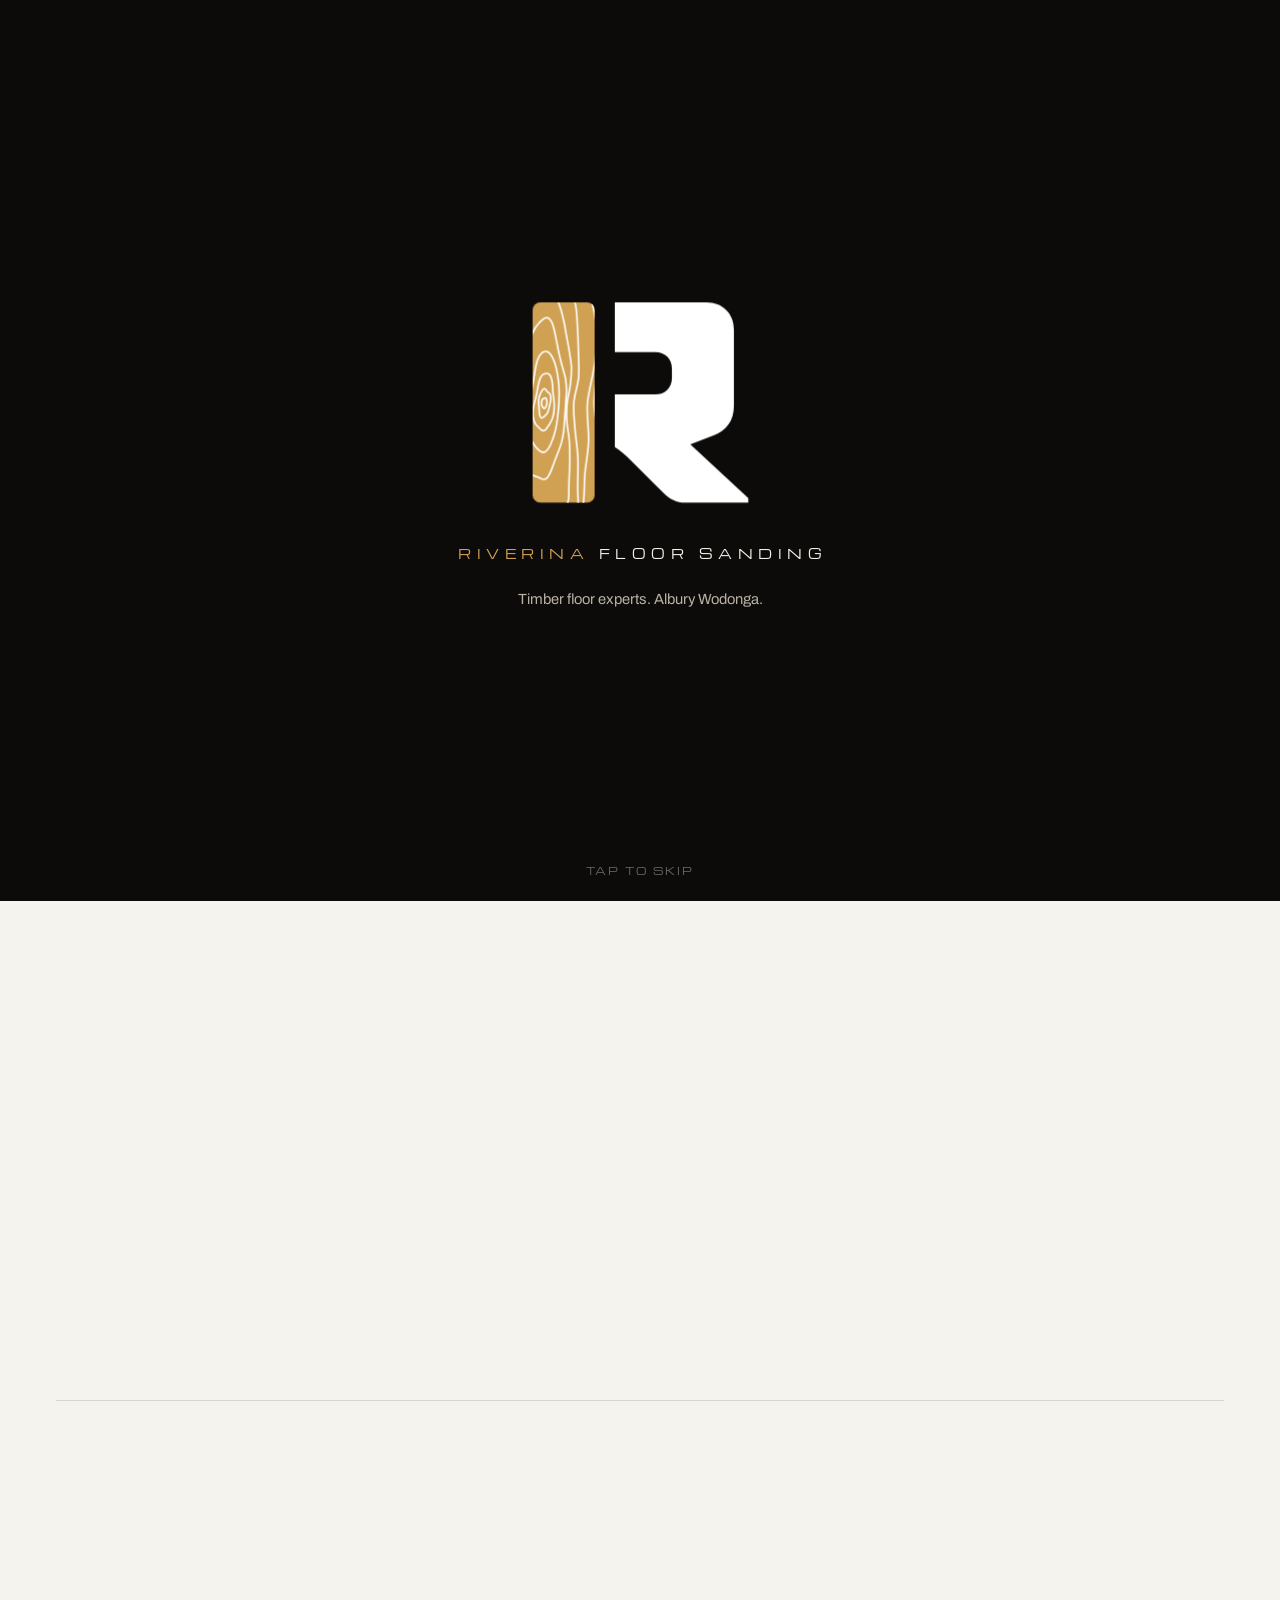
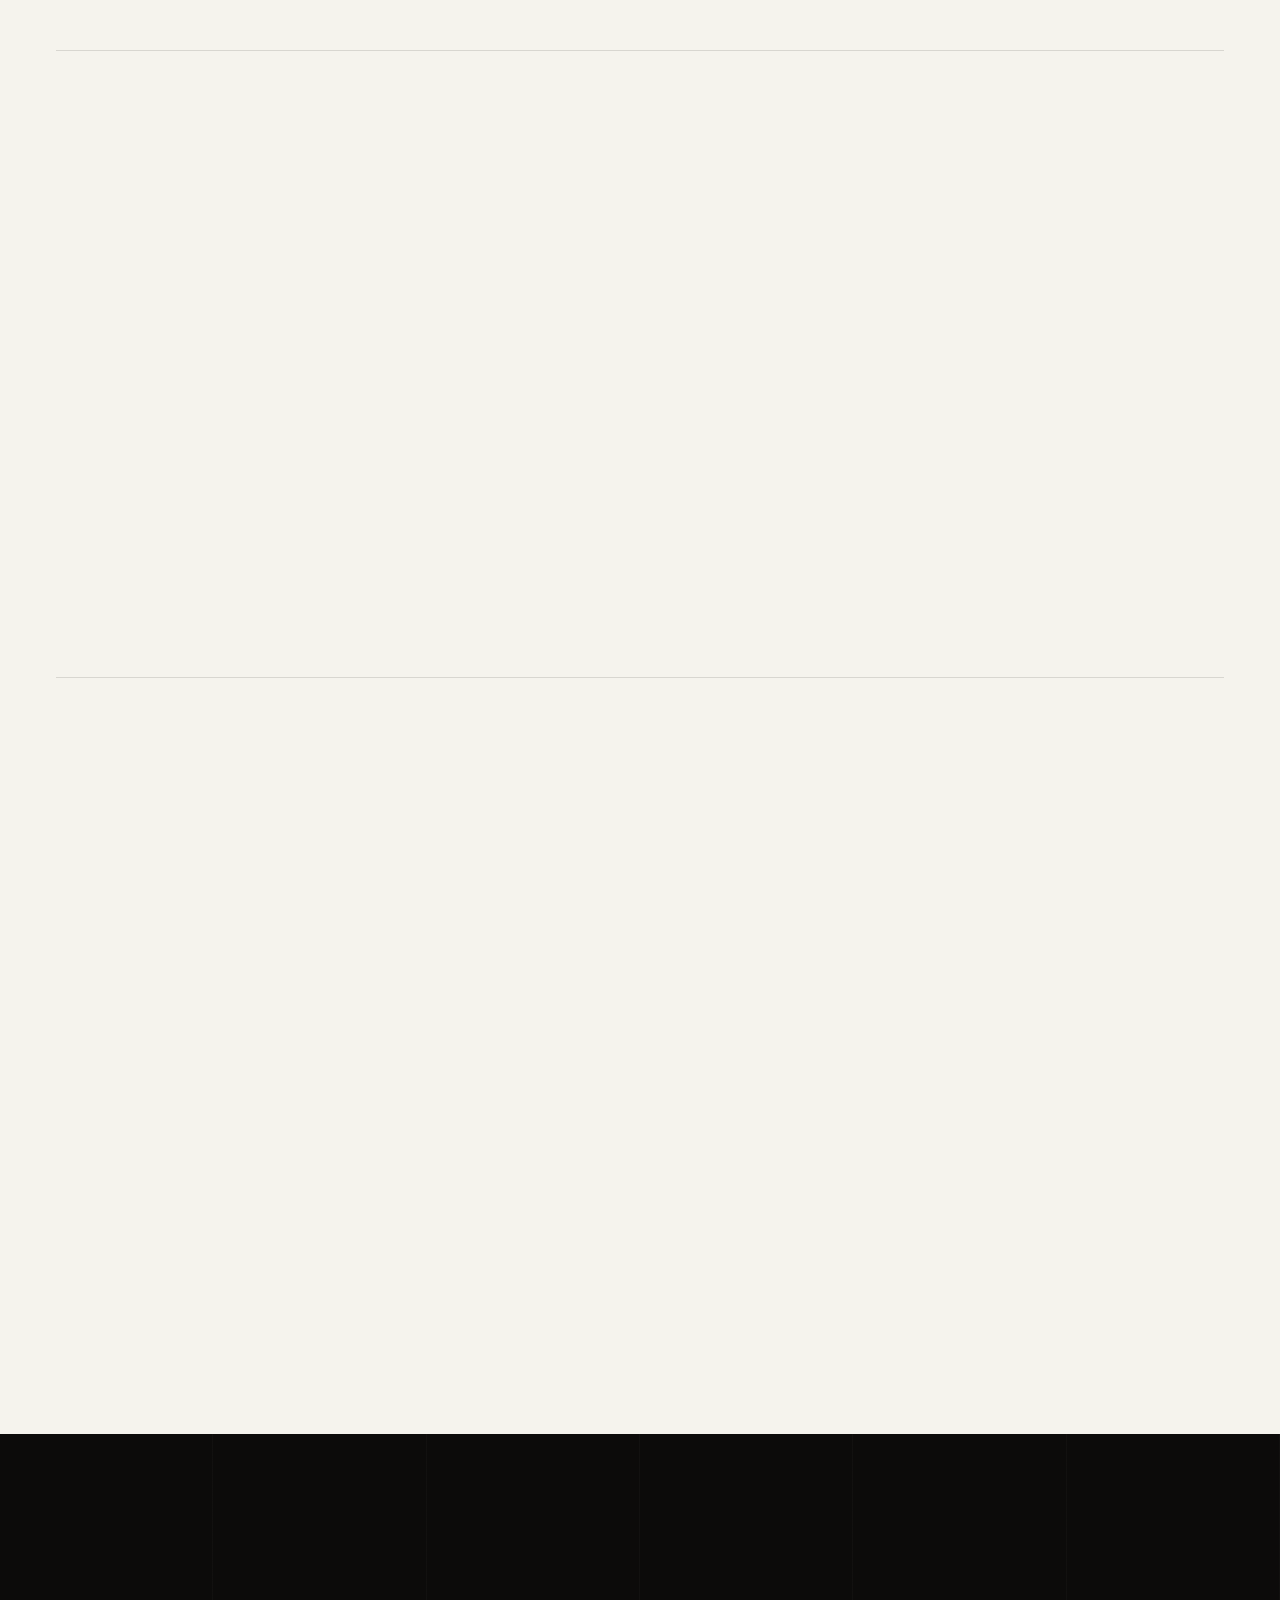
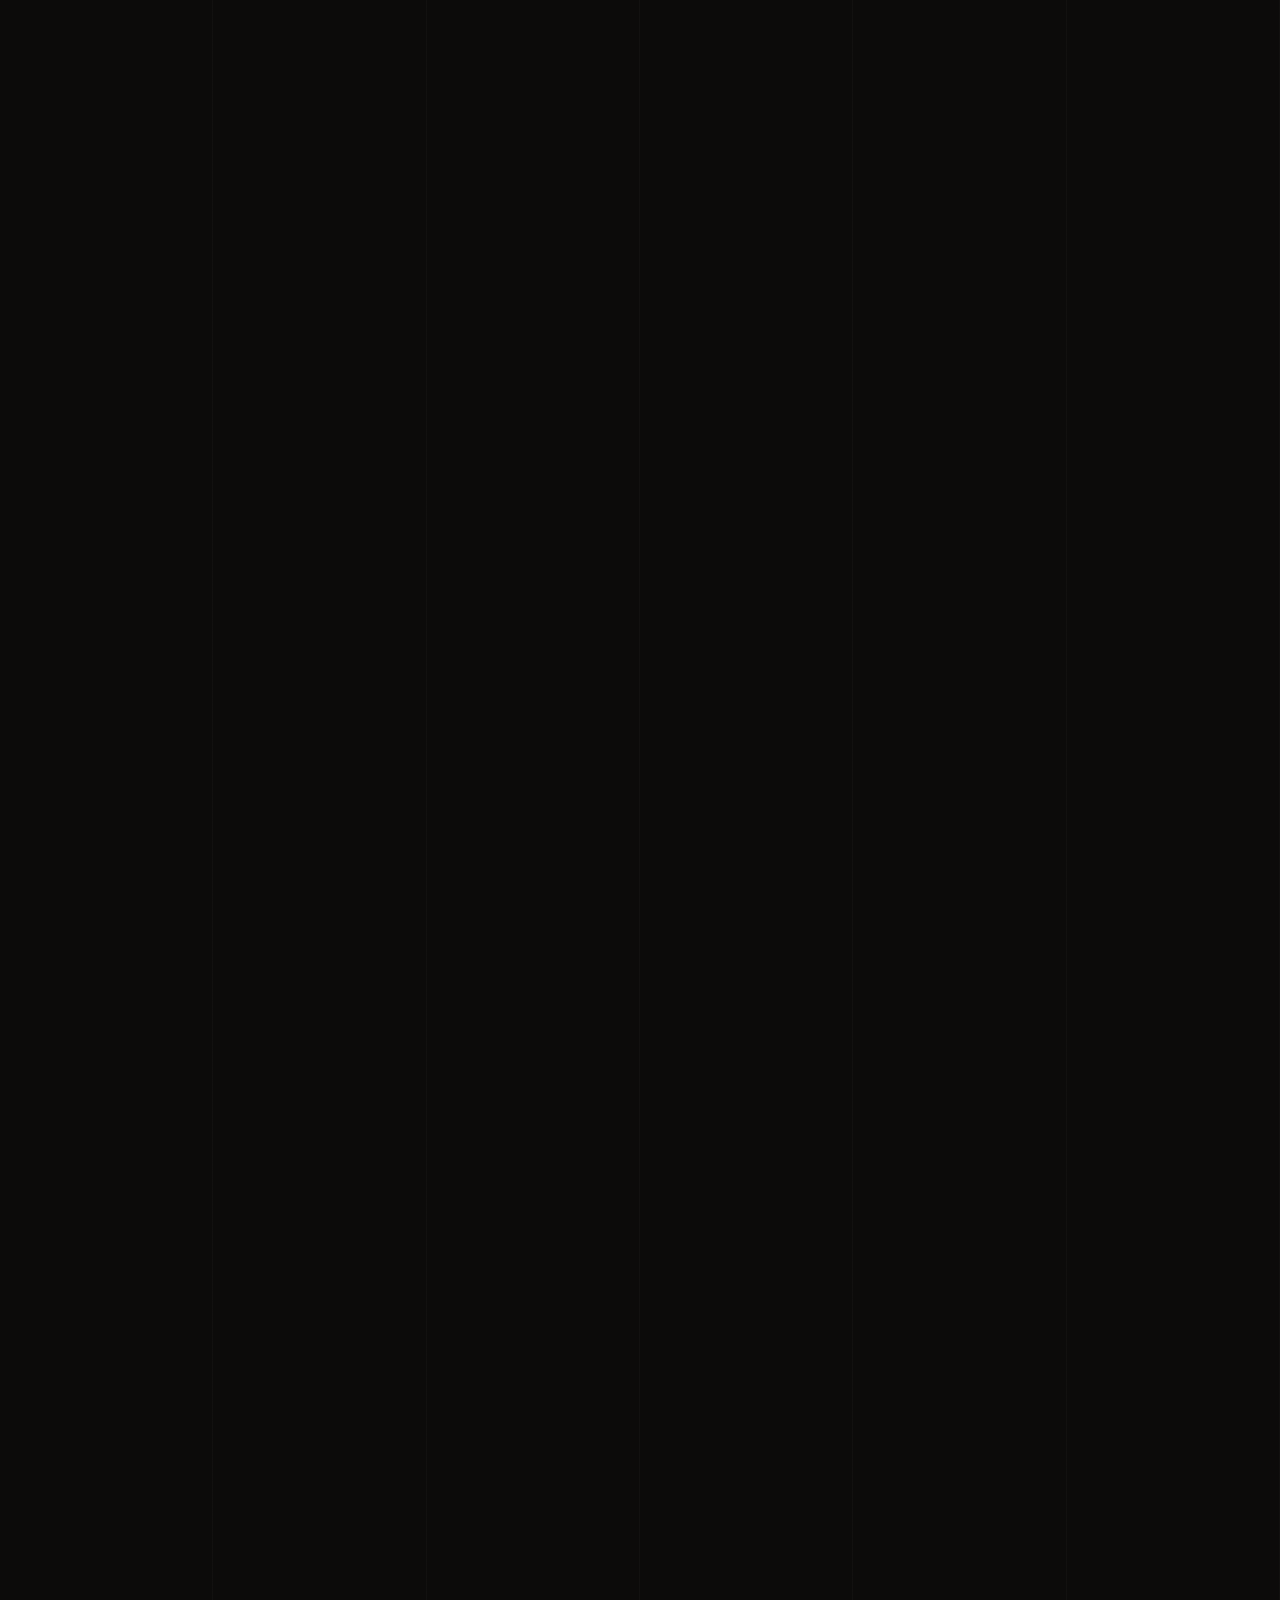
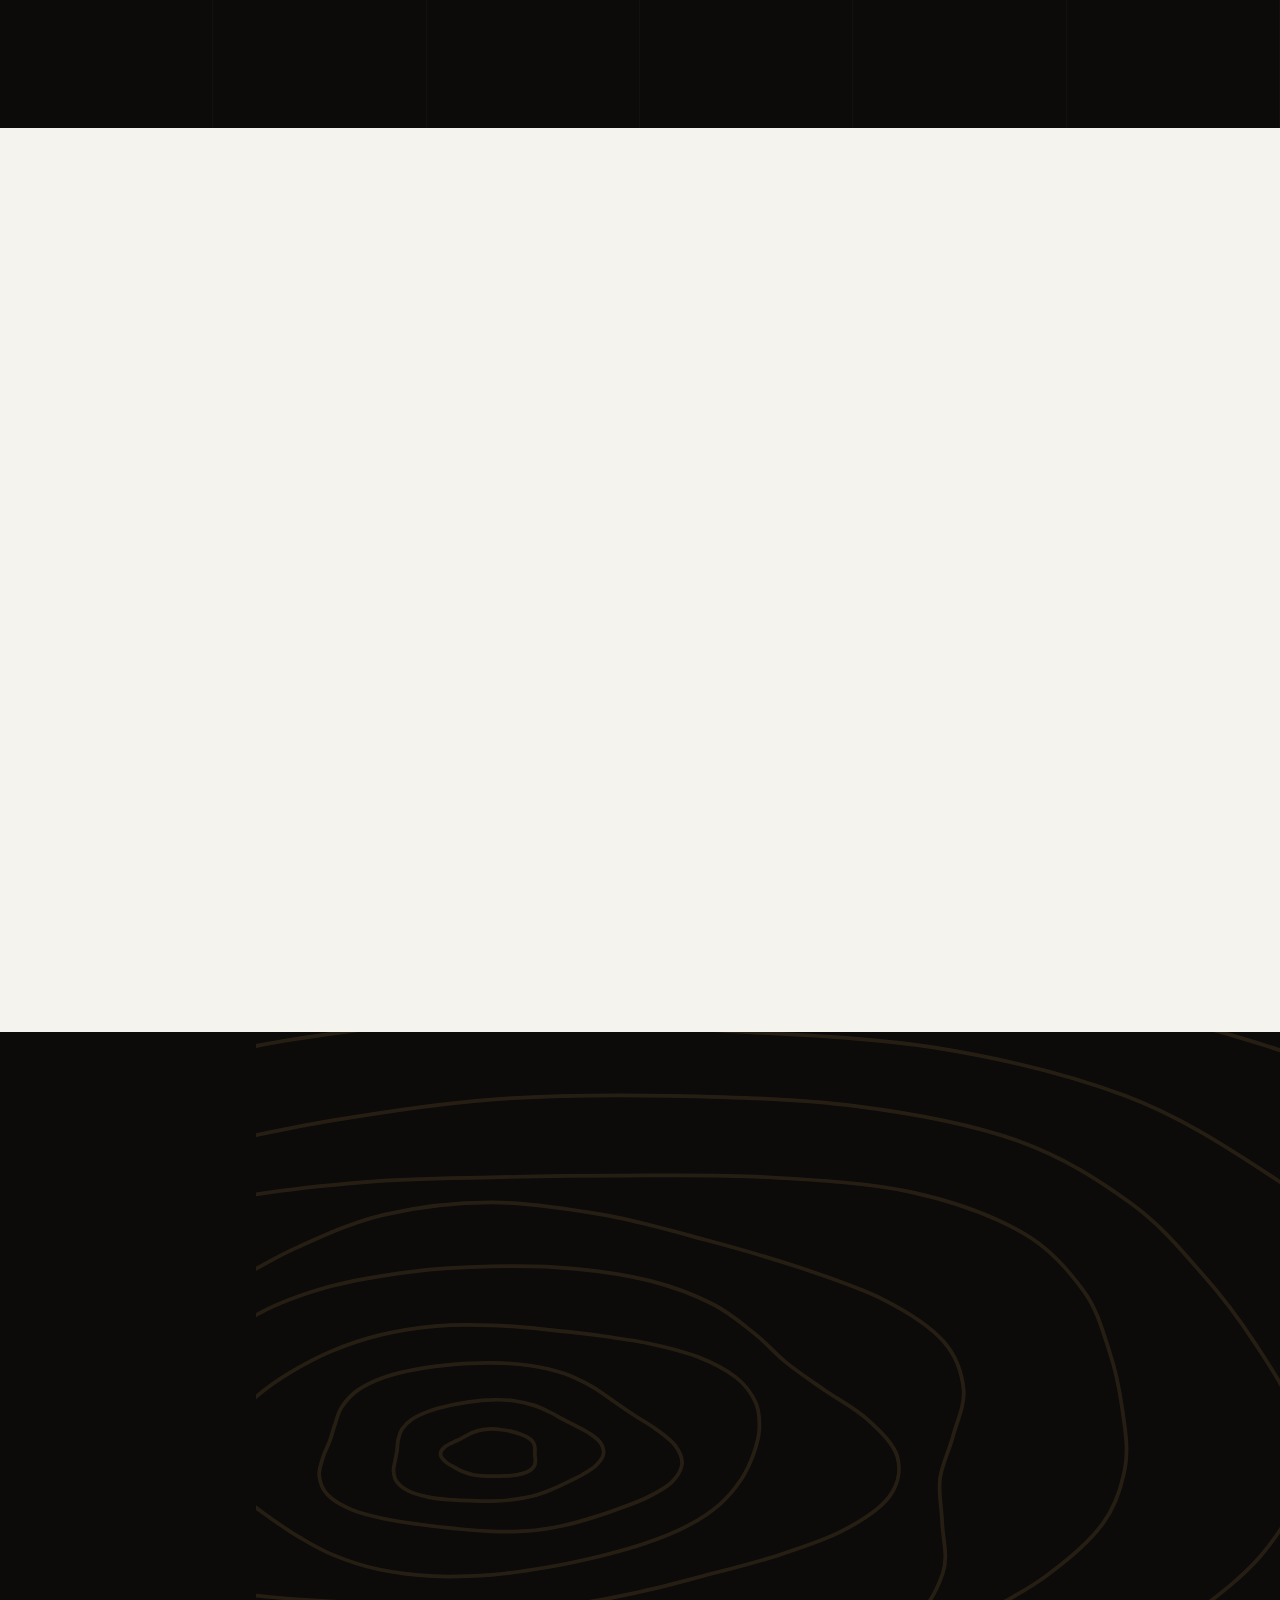
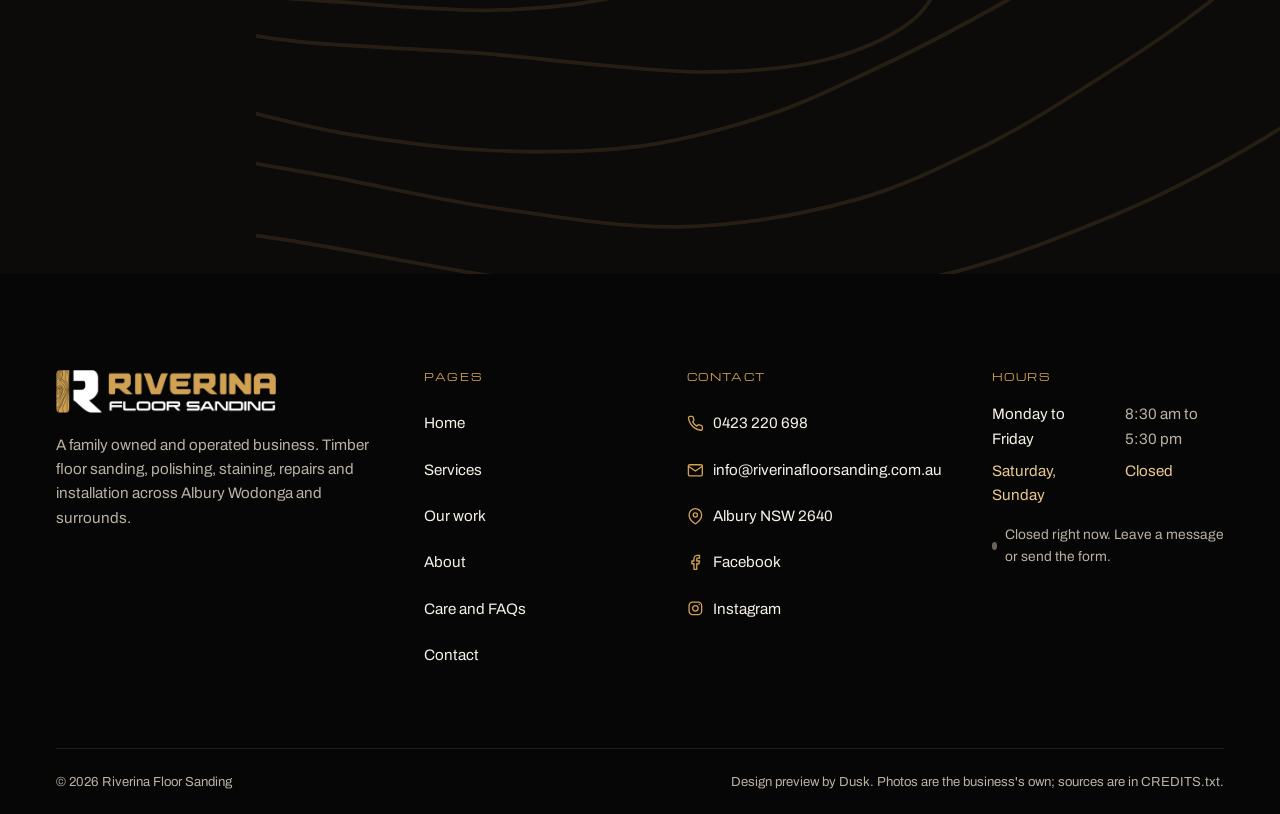
<file: services.html>
<!doctype html>
<html lang="en-AU">
<head>
<meta charset="utf-8">
<meta name="viewport" content="width=device-width, initial-scale=1, viewport-fit=cover">
<title>Services | Riverina Floor Sanding, Albury Wodonga</title>
<meta name="description" content="Timber floor sanding, polishing, re-coating, staining, repairs and installation for homes and businesses across Albury Wodonga and surrounds.">
<meta name="robots" content="noindex, nofollow">
<meta name="theme-color" content="#0c0b0a">
<meta name="format-detection" content="telephone=no">
<link rel="icon" href="assets/brand/favicon.svg" type="image/svg+xml">
<link rel="apple-touch-icon" href="assets/brand/mark.png">
<link rel="preconnect" href="https://fonts.googleapis.com">
<link rel="preconnect" href="https://fonts.gstatic.com" crossorigin>
<link href="https://fonts.googleapis.com/css2?family=Archivo:wdth,wght@100..125,400..800&amp;family=Michroma&amp;display=swap" rel="stylesheet">
<link rel="stylesheet" href="assets/css/site.css?v=2">
<script>
(function(){var r=document.documentElement,p=false,m=false,inside=false,t='navigate';r.classList.add('js');
try{var s=sessionStorage;m=matchMedia('(prefers-reduced-motion: reduce)').matches;if(!m)r.classList.add('motion');
var n=(performance.getEntriesByType&&performance.getEntriesByType('navigation')[0])||{};t=n.type||'navigate';
inside=!!s.getItem('rfs-nav');s.removeItem('rfs-nav');
if(!inside&&t==='navigate'&&document.referrer){try{var u=new URL(document.referrer);inside=u.origin===location.origin&&u.pathname.split('/').slice(0,-1).join('/')===location.pathname.split('/').slice(0,-1).join('/')}catch(e){}}
if(t==='back_forward')inside=true;
if(t==='reload')inside=false;
p=!m&&(!inside||/[?&]intro=1/.test(location.search));
if(/[?&]intro=0/.test(location.search))p=false;}catch(e){}
r.classList.add(p?'has-intro':'no-intro');if(p)r.classList.add('intro-lock');else if(inside&&!m&&t!=='back_forward')r.classList.add('arriving');
setTimeout(function(){if(!window.__rfs){r.classList.remove('has-intro','intro-lock','motion','arriving');r.classList.add('no-intro','ready')}},6000);
// if a newer version has been published than the copy this browser kept, load the new one once
try{var B='2';fetch('version.txt?'+Date.now(),{cache:'no-store'}).then(function(x){return x.ok?x.text():''}).then(function(t){t=(t||'').trim();
if(/^\d+$/.test(t)&&t!==B&&!new RegExp('[?&]r='+t+'(&|$)').test(location.search)){location.replace(location.pathname+'?r='+t+location.hash)}}).catch(function(){})}catch(e){}
})();
</script>
</head>
<body class="page-services">
<a class="skip" href="#main">Skip to content</a>
<svg class="sr" aria-hidden="true" focusable="false" width="0" height="0"><defs>
<symbol id="i-phone" viewBox="0 0 24 24"><path d="M22 16.92v3a2 2 0 0 1-2.18 2 19.79 19.79 0 0 1-8.63-3.07 19.5 19.5 0 0 1-6-6 19.79 19.79 0 0 1-3.07-8.67A2 2 0 0 1 4.11 2h3a2 2 0 0 1 2 1.72 12.84 12.84 0 0 0 .7 2.81 2 2 0 0 1-.45 2.11L8.09 9.91a16 16 0 0 0 6 6l1.27-1.27a2 2 0 0 1 2.11-.45 12.84 12.84 0 0 0 2.81.7A2 2 0 0 1 22 16.92z"/></symbol>
<symbol id="i-go" viewBox="0 0 24 24"><path d="M4 12h16M13 5l7 7-7 7"/></symbol>
<symbol id="i-left" viewBox="0 0 24 24"><path d="M20 12H4M11 5l-7 7 7 7"/></symbol>
<symbol id="i-check" viewBox="0 0 24 24"><path d="M20 6L9 17l-5-5"/></symbol>
<symbol id="i-x" viewBox="0 0 24 24"><path d="M18 6L6 18M6 6l12 12"/></symbol>
<symbol id="i-star" viewBox="0 0 24 24"><path d="M12 2.5l2.9 6.2 6.6.8-4.9 4.6 1.3 6.7L12 17.5l-5.9 3.3 1.3-6.7-4.9-4.6 6.6-.8z"/></symbol>
<symbol id="i-mail" viewBox="0 0 24 24"><path d="M4 4h16a2 2 0 0 1 2 2v12a2 2 0 0 1-2 2H4a2 2 0 0 1-2-2V6a2 2 0 0 1 2-2z"/><path d="M22 6l-10 7L2 6"/></symbol>
<symbol id="i-pin" viewBox="0 0 24 24"><path d="M21 10c0 7-9 13-9 13s-9-6-9-13a9 9 0 0 1 18 0z"/><circle cx="12" cy="10" r="3"/></symbol>
<symbol id="i-clock" viewBox="0 0 24 24"><circle cx="12" cy="12" r="9"/><path d="M12 7v5l3 2"/></symbol>
<symbol id="i-fb" viewBox="0 0 24 24"><path d="M18 2h-3a5 5 0 0 0-5 5v3H7v4h3v8h4v-8h3l1-4h-4V7a1 1 0 0 1 1-1h3z"/></symbol>
<symbol id="i-ig" viewBox="0 0 24 24"><rect x="3" y="3" width="18" height="18" rx="5"/><circle cx="12" cy="12" r="4"/><path d="M17.5 6.5h.01"/></symbol>
<symbol id="i-play" viewBox="0 0 24 24"><path d="M7 4l13 8-13 8z"/></symbol>
<symbol id="i-pause" viewBox="0 0 24 24"><path d="M6 4h4v16H6zM14 4h4v16h-4z"/></symbol>
</defs></svg>
<div class="intro" id="intro" aria-hidden="true">
  <div class="intro-rows"><i style="--i:0"></i><i style="--i:1"></i><i style="--i:2"></i><i style="--i:3"></i><i style="--i:4"></i><i style="--i:5"></i><i style="--i:6"></i></div>
  <div class="intro-c">
    <svg class="intro-mark" viewBox="0 0 512 512" focusable="false"><defs><clipPath id="pk"><rect x="17" y="32" width="138" height="446" rx="17"/></clipPath></defs>
      <rect class="im-plank" x="17" y="32" width="138" height="446" rx="17"/>
      <g class="im-grain" clip-path="url(#pk)"><path pathLength="1" style="--i:0" d="M48.5 256C48.5 256.6 48.4 257.2 48.4 257.7C48.3 258.3 48.2 258.9 48 259.4C47.9 260 47.7 260.5 47.5 261C47.3 261.5 47.1 262 46.9 262.5C46.7 262.9 46.5 263.4 46.3 263.9C46.1 264.3 45.9 264.8 45.7 265.3C45.4 265.7 45.2 266.2 44.9 266.6C44.6 267 44.3 267.4 44 267.6C43.7 267.9 43.3 268.1 43 268.1C42.7 268.2 42.3 268.2 42 268C41.7 267.9 41.3 267.7 41 267.4C40.8 267.1 40.5 266.8 40.2 266.5C40 266.1 39.8 265.8 39.5 265.5C39.3 265.1 39.1 264.8 38.9 264.5C38.6 264.2 38.4 263.9 38.2 263.6C38 263.3 37.7 262.9 37.5 262.5C37.3 262.1 37.1 261.7 37 261.2C36.8 260.7 36.7 260.2 36.6 259.6C36.5 259 36.5 258.4 36.5 257.8C36.5 257.2 36.5 256.6 36.5 256C36.6 255.4 36.6 254.8 36.7 254.2C36.8 253.6 36.9 253 37 252.4C37.2 251.8 37.3 251.2 37.5 250.7C37.7 250.1 37.8 249.5 38.1 249.1C38.3 248.6 38.6 248.1 38.9 247.8C39.1 247.4 39.4 247.1 39.8 246.8C40.1 246.6 40.4 246.4 40.7 246.3C41 246.1 41.3 246 41.6 245.9C41.9 245.8 42.2 245.7 42.5 245.6C42.8 245.5 43.1 245.4 43.4 245.2C43.7 245.1 44 245 44.3 244.9C44.6 244.8 45 244.7 45.3 244.8C45.6 244.8 46 244.9 46.3 245.1C46.6 245.4 46.8 245.7 47.1 246.1C47.3 246.5 47.5 247 47.7 247.5C47.8 248 48 248.6 48.1 249.1C48.2 249.7 48.2 250.3 48.3 250.9C48.4 251.4 48.4 252 48.5 252.6C48.5 253.1 48.5 253.7 48.5 254.3C48.6 254.8 48.6 255.4 48.5 256Z"/><path pathLength="1" style="--i:1" d="M56 256C55.6 257.7 55.2 259.3 54.8 260.8C54.5 262.3 54.1 263.8 53.7 265.2C53.4 266.7 53 268.1 52.7 269.5C52.3 271 51.9 272.4 51.5 273.7C51 275 50.5 276.3 50 277.4C49.5 278.5 48.9 279.4 48.3 280.3C47.7 281.1 47.1 281.8 46.4 282.4C45.8 283.1 45.2 283.6 44.6 284.2C43.9 284.8 43.3 285.4 42.7 286C42 286.6 41.3 287.3 40.6 287.8C40 288.3 39.2 288.9 38.5 289.1C37.7 289.3 36.9 289.3 36.2 289C35.5 288.7 34.8 288 34.2 287C33.6 286 33.1 284.6 32.7 283.1C32.3 281.7 32 279.9 31.8 278.2C31.6 276.5 31.6 274.7 31.5 273.2C31.4 271.6 31.4 270.1 31.3 268.6C31.2 267.2 31.1 265.9 30.9 264.6C30.8 263.2 30.6 261.9 30.4 260.5C30.3 259.1 30.1 257.6 30 256C29.9 254.4 29.9 252.7 30 251C30.1 249.4 30.3 247.6 30.6 246C30.9 244.3 31.4 242.7 31.8 241.2C32.3 239.7 32.9 238.3 33.4 237C34 235.7 34.6 234.4 35.2 233.2C35.8 232 36.4 230.9 37 229.8C37.6 228.7 38.3 227.7 39 226.8C39.7 226 40.4 225.3 41.1 224.8C41.8 224.4 42.6 224.2 43.3 224.3C44 224.4 44.7 224.9 45.4 225.4C46 225.9 46.6 226.7 47.1 227.4C47.7 228.1 48.1 229 48.6 229.7C49.1 230.3 49.6 230.9 50.1 231.4C50.7 231.9 51.2 232.2 51.8 232.6C52.4 233.1 53.1 233.4 53.7 234.1C54.3 234.7 55 235.4 55.5 236.5C56.1 237.5 56.5 238.8 56.8 240.3C57.1 241.8 57.3 243.5 57.3 245.3C57.3 247 57.1 249 56.9 250.7C56.7 252.5 56.3 254.3 56 256Z"/><path pathLength="1" style="--i:2" d="M64.8 256C65 259.4 65.1 263.3 64.9 266.9C64.7 270.6 64.4 274.5 63.9 278C63.3 281.4 62.5 284.8 61.7 287.7C60.9 290.6 59.8 293.1 58.8 295.3C57.8 297.5 56.7 299.3 55.6 301C54.6 302.7 53.6 304.2 52.6 305.7C51.6 307.2 50.7 308.8 49.7 310.2C48.7 311.6 47.8 313.1 46.8 314.2C45.8 315.3 44.7 316.4 43.6 317C42.5 317.6 41.4 317.8 40.3 317.7C39.2 317.6 38.1 317.1 37 316.4C35.9 315.7 34.8 314.7 33.8 313.8C32.7 312.8 31.7 311.8 30.6 310.7C29.5 309.7 28.4 308.7 27.3 307.5C26.1 306.3 24.9 305 23.8 303.3C22.7 301.6 21.6 299.6 20.6 297.1C19.7 294.6 18.9 291.5 18.4 288.3C17.9 285 17.6 281.2 17.7 277.6C17.7 273.9 18.2 269.9 18.7 266.3C19.2 262.7 20 259.2 20.8 256C21.5 252.8 22.4 249.9 23.2 247C23.9 244 24.6 241.4 25.2 238.5C25.8 235.7 26.3 232.8 26.9 229.8C27.4 226.7 27.9 223.5 28.5 220.3C29.2 217.1 29.8 213.7 30.6 210.8C31.4 207.8 32.2 204.9 33.2 202.5C34.1 200.1 35.2 198.1 36.3 196.5C37.4 194.9 38.6 193.8 39.7 192.8C40.9 191.9 42.1 191.4 43.2 191C44.4 190.5 45.6 190.2 46.8 190.1C48 190 49.2 190 50.4 190.4C51.6 190.8 52.8 191.3 53.9 192.4C55 193.5 56.2 195.1 57.1 197C58 199 58.9 201.6 59.5 204.3C60.1 206.9 60.5 210.1 60.8 213.1C61.2 216 61.3 219.2 61.4 222.1C61.6 225 61.7 227.7 61.9 230.4C62.1 233 62.4 235.5 62.7 238.1C63.1 240.8 63.5 243.4 63.9 246.4C64.2 249.4 64.6 252.6 64.8 256Z"/><path pathLength="1" style="--i:3" d="M75.3 256C74.9 262.1 74.4 268.6 73.8 274.7C73.2 280.9 72.6 287.2 71.8 292.8C71 298.5 70.2 303.9 69.2 308.9C68.2 313.8 67.2 318.2 66 322.4C64.9 326.6 63.7 330.3 62.4 333.9C61.2 337.6 59.9 341 58.5 344.2C57.2 347.5 55.8 350.7 54.3 353.4C52.8 356.1 51.2 358.6 49.6 360.5C47.9 362.4 46.2 363.9 44.5 364.7C42.8 365.6 41.1 365.7 39.4 365.6C37.8 365.4 36.1 364.6 34.5 363.6C32.8 362.7 31.3 361.4 29.6 359.9C28 358.5 26.4 357 24.8 355.1C23.2 353.2 21.5 351.2 19.9 348.6C18.3 346 16.7 343.1 15.1 339.4C13.6 335.7 12.1 331.3 10.8 326.5C9.5 321.6 8.3 315.9 7.5 310.1C6.7 304.4 6.1 297.9 6 291.8C5.9 285.7 6.2 279.4 6.8 273.4C7.3 267.4 8.3 261.6 9.3 256C10.2 250.4 11.4 245.1 12.5 239.6C13.5 234.2 14.7 228.9 15.7 223.5C16.7 218.1 17.7 212.5 18.6 207C19.6 201.5 20.4 195.8 21.3 190.5C22.1 185.2 22.9 179.9 23.8 175.3C24.8 170.6 25.8 166.3 26.9 162.7C28 159.1 29.3 156 30.7 153.4C32 150.8 33.5 148.8 35 147.1C36.6 145.4 38.2 144.1 39.8 143.1C41.4 142.1 43.1 141.3 44.9 141.2C46.6 141 48.4 141.1 50.3 142C52.1 142.9 54 144.3 55.9 146.5C57.7 148.7 59.6 151.7 61.3 155.1C63 158.6 64.7 162.8 66.2 167.1C67.6 171.3 68.9 176.1 69.9 180.7C71 185.3 71.8 190 72.6 194.6C73.3 199.2 73.9 203.6 74.4 208.3C74.9 212.9 75.3 217.5 75.6 222.5C75.8 227.5 76 232.7 75.9 238.3C75.9 243.9 75.6 249.9 75.3 256Z"/><path pathLength="1" style="--i:4" d="M90.6 256C90 266.3 89.1 277.9 88.3 288.2C87.5 298.5 87.2 308.8 86.1 317.7C85 326.6 83.4 334.5 81.7 341.6C80 348.6 77.7 354.4 75.6 360.2C73.6 366 71.4 371 69.3 376.4C67.3 381.8 65.2 387.3 63.2 392.5C61.3 397.8 59.3 403.4 57.4 407.9C55.4 412.4 53.4 416.8 51.4 419.7C49.3 422.6 47.1 424.5 44.9 425.4C42.6 426.4 40.2 425.8 37.9 425.3C35.6 424.7 33.3 423.2 31 422.2C28.7 421.2 26.5 420.1 24.1 419.2C21.7 418.4 19.3 418.1 16.7 416.9C14.1 415.7 11.3 414.8 8.7 411.9C6.1 408.9 3.3 405.2 1.1 399.4C-1 393.6 -2.7 385.8 -4 377C-5.3 368.2 -6 357.1 -6.7 346.5C-7.4 335.8 -8.2 323.9 -8.1 313.2C-8.1 302.5 -7.5 291.9 -6.4 282.4C-5.3 272.8 -3.1 264.4 -1.4 256C0.4 247.6 2.6 240.2 4.2 232C5.8 223.8 7.4 215.8 8.4 206.9C9.4 198 9.8 188.3 10.1 178.7C10.3 169.1 9.6 158.6 9.8 149.3C10 140 10.2 130.6 11.3 122.7C12.4 114.9 14.3 108 16.3 102.2C18.3 96.5 20.8 92.2 23.2 88.2C25.6 84.2 28.2 81.3 30.7 78.5C33.1 75.6 35.6 73.1 38.1 71.1C40.7 69.1 43.2 67 45.7 66.5C48.3 65.9 50.9 65.9 53.3 67.8C55.8 69.7 58.2 73.1 60.3 78C62.4 82.9 64.1 89.9 65.8 97.2C67.6 104.5 69 113.5 70.7 121.6C72.3 129.7 74 138.3 75.6 145.7C77.3 153.1 78.9 159.8 80.5 166.1C82.1 172.4 83.8 177.6 85.4 183.6C87 189.6 88.9 195.2 90.1 202.3C91.2 209.4 92.1 217.3 92.2 226.2C92.3 235.2 91.3 245.7 90.6 256Z"/><path pathLength="1" style="--i:5" d="M93.7 256C92.4 269.3 92.2 282.4 93 296.3C93.8 310.3 97.4 324.7 98.5 339.7C99.6 354.8 99.6 371.1 99.5 386.5C99.4 402 98.3 418.6 97.8 432.5C97.3 446.5 98 460.1 96.7 470.2C95.3 480.3 92.6 488 89.7 493C86.8 497.9 82.7 499.3 79.1 499.9C75.6 500.4 71.9 497.8 68.6 496.4C65.3 495.1 62.1 492.4 59.1 491.7C56.1 490.9 53.5 491 50.6 491.9C47.8 492.9 45.2 495.7 42.2 497.3C39.2 498.9 36.1 501.6 32.8 501.7C29.6 501.8 26.3 501.2 22.9 497.8C19.4 494.4 16.1 488.8 12.3 481.4C8.6 474.1 4.1 464.2 0.5 453.8C-3.1 443.5 -7 431.4 -9.5 419.4C-12.1 407.4 -13 394.7 -14.8 381.9C-16.6 369.1 -18.1 356.1 -20.3 342.5C-22.6 328.9 -26.9 314.8 -28.3 300.4C-29.6 286 -30 270.7 -28.3 256C-26.6 241.3 -21.1 226.1 -18.1 212.4C-15 198.7 -12 185.4 -9.8 173.9C-7.6 162.3 -6.5 152.3 -4.7 142.8C-2.9 133.3 -1.1 125.7 0.8 117C2.7 108.3 4.9 100.3 6.8 90.6C8.8 80.9 11.3 70.2 12.7 58.7C14.1 47.2 14.5 33.7 15 21.6C15.5 9.4 14.5 -4.1 15.8 -14.1C17 -24.1 19.6 -33.4 22.5 -38.5C25.4 -43.7 29.4 -45.8 33 -44.9C36.5 -43.9 39.9 -38.9 43.8 -32.9C47.7 -26.9 51.9 -17.6 56.2 -8.8C60.4 -0.1 65.3 10.2 69.2 19.5C73.1 28.8 76.6 38 79.5 47.1C82.3 56.3 84.3 64.8 86.4 74.3C88.4 83.7 89.8 93.2 91.8 103.9C93.7 114.5 96.1 126.1 98 138.2C99.9 150.3 102.8 163.6 103.2 176.6C103.6 189.6 102.2 203.2 100.6 216.4C99.1 229.6 95 242.7 93.7 256Z"/><path pathLength="1" style="--i:6" d="M108.5 256C107.1 275.2 109.7 294.4 111.3 314.7C112.8 334.9 116.6 356 117.6 377.3C118.5 398.6 117.2 421.5 117.1 442.6C117 463.7 120.1 485.7 117 504C114 522.3 105 539.5 98.9 552.5C92.8 565.5 86 575.1 80.5 581.9C75 588.7 70.4 591.2 65.7 593.4C61.1 595.6 56.8 594.5 52.7 595.1C48.6 595.6 44.8 595.3 41 596.7C37.1 598 33.5 600.6 29.8 603.2C26 605.7 22.4 609.9 18.5 611.8C14.6 613.7 10.6 615.9 6.6 614.4C2.5 613 -2.2 609.7 -5.7 603.2C-9.2 596.8 -12.9 587.1 -14.4 575.7C-15.8 564.3 -14 549.9 -14.6 535C-15.1 520.2 -15.1 503.5 -17.7 486.7C-20.3 470 -27 452.5 -30 434.5C-33 416.5 -33.3 398 -35.7 378.7C-38.1 359.5 -42.5 339.2 -44.4 318.8C-46.4 298.3 -49.6 276.6 -47.5 256C-45.5 235.4 -35.8 214.2 -32 195.1C-28.2 175.9 -27.4 157.7 -24.7 141.1C-22 124.5 -19 109.9 -15.6 95.5C-12.3 81.2 -7 68.6 -4.8 54.7C-2.6 40.8 -2.5 27.2 -2.5 12C-2.6 -3.2 -6.5 -19.9 -5 -36.5C-3.6 -53.1 1.6 -71.8 5.9 -87.7C10.3 -103.6 16.3 -120.1 20.9 -131.9C25.5 -143.7 29.1 -153.4 33.4 -158.3C37.7 -163.2 42.4 -163.8 46.8 -161.2C51.2 -158.7 56.1 -151.3 59.9 -143.2C63.7 -135.1 67.3 -123.4 69.8 -112.6C72.3 -101.7 72.9 -89.5 75 -77.8C77 -66.2 78.6 -54.8 82.2 -42.7C85.8 -30.7 91.6 -18.8 96.6 -5.5C101.6 7.9 108.9 21.9 112.2 37.4C115.6 52.9 115.6 70 116.7 87.5C117.8 105 118.4 123.9 118.8 142.5C119.2 161.2 120.9 180.3 119.2 199.2C117.4 218.1 109.8 236.8 108.5 256Z"/><path pathLength="1" style="--i:7" d="M138.9 256C136.5 285.8 142.3 314.5 141.3 340.9C140.4 367.2 135.2 390.8 133.2 414.1C131.2 437.4 132.9 458.8 129.4 480.8C125.9 502.8 118.1 524.8 112.3 546.2C106.5 567.6 98.5 589.7 94.7 609.1C90.9 628.5 92.5 647.4 89.5 662.5C86.4 677.7 81 690 76.4 700.1C71.8 710.2 66.6 716.4 62 723.1C57.5 729.8 53 734.1 49.1 740.4C45.1 746.7 41.6 753.5 38.1 760.9C34.5 768.3 31.9 778.2 27.8 784.7C23.7 791.2 19.1 799.1 13.5 799.9C8 800.7 1.6 798.9 -5.5 789.3C-12.7 779.7 -23.6 763.4 -29.4 742.3C-35.1 721.2 -37.2 691.8 -40 662.6C-42.8 633.3 -47.4 598.2 -46.1 566.9C-44.9 535.5 -34 503.1 -32.2 474.5C-30.5 445.9 -34 420 -35.8 395.3C-37.5 370.5 -39.6 349.3 -42.8 326.1C-46 302.9 -54.5 280.8 -55.1 256C-55.7 231.2 -48.1 204.6 -46.5 177C-44.9 149.4 -45.7 119 -45.4 90.4C-45 61.7 -44.3 31.9 -44.4 5.2C-44.5 -21.5 -48.5 -46.8 -45.9 -69.6C-43.2 -92.4 -33.5 -112.4 -28.5 -131.6C-23.6 -150.9 -21.9 -168.1 -16.2 -185C-10.5 -202 -1.6 -218.6 5.5 -233.3C12.6 -248 20.4 -263 26.3 -273.2C32.2 -283.4 35.8 -292.1 41 -294.3C46.3 -296.6 53.1 -294.1 58.1 -286.7C63 -279.3 68.3 -265.1 70.6 -250.1C72.9 -235 70.2 -214.1 72.1 -196.5C74 -178.8 78.7 -159.3 81.9 -144.1C85 -128.9 87.8 -116.2 90.9 -105.2C94 -94.3 96.6 -87.6 100.5 -78.2C104.4 -68.8 108 -61.7 114.4 -48.9C120.7 -36 131.4 -21.2 138.5 -1.1C145.5 18.9 153.7 44.3 156.6 71.5C159.4 98.8 158.6 131.4 155.6 162.2C152.7 192.9 141.3 226.2 138.9 256Z"/><path pathLength="1" style="--i:8" d="M153.7 256C153.9 293.7 166.2 330.7 167.4 365.9C168.6 401.2 165.4 434.7 160.7 467.5C156 500.4 143.2 532 139.1 563.1C134.9 594.2 137.7 625.1 135.9 654.1C134.1 683.2 129.9 712 128.3 737.7C126.7 763.3 130.5 787.3 126.3 807.8C122.1 828.2 111.1 845.5 103 860.4C94.8 875.3 84.9 886.5 77.5 897C70.1 907.5 64.6 915.5 58.7 923.3C52.8 931.1 47.9 938.4 42.1 944C36.4 949.6 30.6 955.5 24.3 957C17.9 958.6 11.1 959.1 4.2 953.3C-2.7 947.4 -12.7 937.8 -17.3 921.9C-21.9 906 -20.1 883.8 -23.2 858C-26.2 832.2 -30.8 799.8 -35.4 767.1C-40 734.5 -46.3 697.4 -50.6 662.3C-54.9 627.2 -60.7 590.9 -61.4 556.4C-62.1 522 -55.1 488.8 -54.8 455.7C-54.5 422.5 -54.8 390.8 -59.4 357.5C-64 324.2 -79.9 290.9 -82.3 256C-84.8 221.1 -77.3 184.6 -74.1 148.1C-70.8 111.6 -62.4 73.4 -62.8 37.2C-63.1 1.1 -75.8 -35.4 -76.3 -69C-76.8 -102.6 -71.8 -134.6 -65.9 -164.3C-59.9 -193.9 -47.2 -221.2 -40.7 -246.9C-34.1 -272.7 -30.1 -296.5 -26.5 -318.7C-22.9 -340.9 -23.2 -362.1 -19.2 -380.2C-15.2 -398.3 -7.7 -415.3 -2.4 -427.3C3 -439.2 7.1 -448.4 12.8 -451.9C18.6 -455.5 25.6 -454 32.4 -448.4C39.2 -442.8 47.3 -431.1 53.6 -418.2C59.9 -405.3 63.4 -387.6 70.1 -371C76.7 -354.4 86.3 -335.8 93.4 -318.8C100.5 -301.7 108.9 -285.3 112.8 -268.5C116.6 -251.6 114 -236.2 116.6 -217.4C119.3 -198.7 124.5 -179.8 128.9 -156.2C133.2 -132.5 135.6 -105.9 142.5 -75.7C149.4 -45.4 166.4 -10.5 170.3 25.4C174.1 61.3 168.5 101.3 165.7 139.7C163 178.1 153.4 218.3 153.7 256Z"/><path pathLength="1" style="--i:9" d="M167.3 256C169.1 301.9 185.3 348.3 186.3 393.8C187.2 439.2 176.5 485.3 173.1 528.8C169.6 572.4 167.7 615 165.6 654.9C163.5 694.7 165.3 732 160.6 768C155.9 804.1 144.2 837.3 137.6 871C131.1 904.6 126 937.3 121.1 970C116.2 1002.7 111.3 1036.5 108.2 1067.3C105.1 1098.1 109.2 1130.1 102.3 1154.8C95.4 1179.4 76.9 1202.3 66.8 1215C56.7 1227.7 49.1 1234 41.8 1230.9C34.6 1227.8 27.9 1214.7 23.2 1196.5C18.5 1178.3 21.1 1150 13.6 1121.8C6.1 1093.7 -12.6 1059.1 -21.8 1027.6C-30.9 996.1 -38.1 963.4 -41.4 932.9C-44.8 902.4 -39 874 -41.9 844.7C-44.9 815.3 -52.8 788 -59.1 756.7C-65.3 725.4 -73.1 693.4 -79.3 656.9C-85.4 620.4 -93.7 580.2 -96.1 537.6C-98.5 495 -90.5 447.9 -93.6 401C-96.8 354 -113.4 304.3 -114.7 256C-116.1 207.7 -104.5 158.9 -101.6 111.4C-98.8 64 -98.2 17.1 -97.5 -28.9C-96.8 -74.9 -102.5 -120.5 -97.3 -164.5C-92.1 -208.5 -72.2 -252.7 -66.1 -292.8C-60.1 -332.9 -62.5 -372.3 -61 -405.2C-59.4 -438.1 -61.7 -467.5 -57.1 -490.1C-52.4 -512.7 -41.5 -528.9 -32.8 -540.8C-24.1 -552.7 -13.4 -557.3 -4.9 -561.7C3.5 -566.2 10.3 -565.5 17.8 -567.5C25.2 -569.6 32.2 -570.8 39.8 -573.9C47.4 -577 55.5 -582.6 63.4 -586.1C71.3 -589.6 79.7 -595.6 87.1 -594.7C94.6 -593.7 103.4 -591.7 108.3 -580.5C113.3 -569.2 110.1 -552.1 116.7 -527.2C123.4 -502.4 139.2 -468.7 148.3 -431.5C157.4 -394.3 169.4 -349 171.4 -304.1C173.3 -259.3 159.7 -209.8 160.2 -162.5C160.7 -115.2 172 -67 174.5 -20.1C177.1 26.7 176.6 72.6 175.4 118.6C174.2 164.7 165.5 210.1 167.3 256Z"/></g>
      <path class="im-r" d="M200 32H404C440 32 465 57 465 93V262C465 296 448 318 420 328L368 348L497 468V478H356C338 478 322 470 308 456L236 384C224 372 212 362 200 354V237H290C312 237 327 222 327 200V180C327 158 312 143 290 143H200Z"/>
    </svg>
    <p class="intro-word"><span><b>Riverina</b> Floor Sanding</span></p>
    <p class="intro-tag">Timber floor experts. Albury Wodonga.</p>
  </div>
  <span class="intro-skip">Tap to skip</span>
</div>
<div class="pass" aria-hidden="true"></div>
<p class="strip"><span class="s-long"><b>Design preview</b> for Riverina Floor Sanding, prepared by Dusk. Not the live website: the quote form sends nothing.</span><span class="s-short"><b>Design preview</b> by Dusk. The form sends nothing.</span></p>
<header class="hdr"><div class="wrap hdr-in">
  <a class="brand" href="index.html" aria-label="Riverina Floor Sanding, home"><img src="assets/brand/logo-light.png" alt="Riverina Floor Sanding" width="500" height="96"></a>
  <nav class="nav" aria-label="Main"><a href="services.html" aria-current="page">Services</a><a href="gallery.html">Our work</a><a href="about.html">About</a><a href="care.html">Care and FAQs</a><a href="contact.html">Contact</a></nav>
  <a class="hdr-tel" href="tel:0423220698" aria-label="Call 0423 220 698"><svg class="ico" viewBox="0 0 24 24" aria-hidden="true" focusable="false"><use href="#i-phone"/></svg><span>0423 220 698</span></a>
  <a class="btn sm" href="contact.html">Free quote</a>
  <button class="burger" type="button" aria-controls="menu" aria-expanded="false" aria-label="Open menu"><i></i><i></i><i></i></button>
</div></header>
<div class="menu" id="menu"><nav aria-label="Menu"><a href="index.html" style="--i:0"><small>01</small>Home</a><a href="services.html" style="--i:1" aria-current="page"><small>02</small>Services</a><a href="gallery.html" style="--i:2"><small>03</small>Our work</a><a href="about.html" style="--i:3"><small>04</small>About</a><a href="care.html" style="--i:4"><small>05</small>Care and FAQs</a><a href="contact.html" style="--i:5"><small>06</small>Contact</a></nav>
  <div class="menu-foot"><a class="btn" href="contact.html">Get a free quote <svg class="ico i-go" viewBox="0 0 24 24" aria-hidden="true" focusable="false"><use href="#i-go"/></svg></a><a class="btn ghost" href="tel:0423220698"><svg class="ico" viewBox="0 0 24 24" aria-hidden="true" focusable="false"><use href="#i-phone"/></svg> Call 0423 220 698</a><p>Monday to Friday, 8:30 am to 5:30 pm. Albury Wodonga and surrounds.</p></div>
</div>
<main id="main">
<section class="phero"><div class="phero-bg"><img src="assets/img/g-spotted-gum.jpg" alt="" width="1440" height="1440" fetchpriority="high" decoding="async"></div><div class="wrap">
  <p class="crumbs"><a href="index.html">Home</a><span>/</span><span>Services</span></p>
  <h1 data-split>Your timber flooring experts.</h1>
  <p class="lead">Every client comes with a vision of how they want their floor to look. Our job is to bring that vision to life, and do your floor every bit of justice.</p><div class="phero-x"><a class="btn" href="contact.html">Get a free quote <svg class="ico i-go" viewBox="0 0 24 24" aria-hidden="true" focusable="false"><use href="#i-go"/></svg></a><a class="btn ghost" href="tel:0423220698"><svg class="ico" viewBox="0 0 24 24" aria-hidden="true" focusable="false"><use href="#i-phone"/></svg> Call 0423 220 698</a></div>
</div></section><nav class="jump" aria-label="On this page"><div class="jump-in"><a href="#sanding">Sanding</a><a href="#polishing">Polishing</a><a href="#recoating">Re-coating</a><a href="#staining">Staining</a><a href="#repairs">Repairs and maintenance</a><a href="#installation">Timber floor installation</a><a href="#coatings">Coatings</a><a href="#expect">What to expect</a></div></nav>
<section class="sec"><div class="wrap"><article class="sblock" id="sanding"><div class="sblock-img" data-rv="img"><div class="ba"><img src="assets/img/ba-paint-after.jpg" alt="The same boards sanded back and polished, golden with dark knots" loading="lazy" decoding="async"><div class="ba-top"><img src="assets/img/ba-paint-before.jpg" alt="Floorboards covered in worn white paint" loading="lazy" decoding="async"></div><span class="ba-tag b">Before</span><span class="ba-tag a">After</span><div class="ba-bar"></div><input type="range" min="3" max="97" value="50" aria-label="Slide to compare before and after"></div></div><div><span class="n" data-rv>01</span><h2 data-split>Sanding</h2><p data-rv style="--d:1">A full sand of your timber floor removes scratches, dents and imperfections.</p><p data-rv style="--d:1">Every timber species behaves differently. We bring state of the art equipment, experience and a technique chosen for your boards, so each floor is treated on its own terms and gets the best possible result.</p><div data-rv style="--d:2"><ul class="ticks"><li><svg class="ico" viewBox="0 0 24 24" aria-hidden="true" focusable="false"><use href="#i-check"/></svg><span>Machinery that collects more than 99% of the dust</span></li><li><svg class="ico" viewBox="0 0 24 24" aria-hidden="true" focusable="false"><use href="#i-check"/></svg><span>A technique matched to your timber species</span></li><li><svg class="ico" viewBox="0 0 24 24" aria-hidden="true" focusable="false"><use href="#i-check"/></svg><span>Homes and commercial floors</span></li></ul></div><a class="tlink" href="contact.html" data-rv style="--d:3">Get a free quote for sanding <svg class="ico i-go" viewBox="0 0 24 24" aria-hidden="true" focusable="false"><use href="#i-go"/></svg></a></div></article><article class="sblock" id="polishing"><div class="sblock-img" data-rv="img"><img src="assets/img/g-cypress-gloss.jpg" alt="Cypress Pine floor in a high gloss finish reflecting a window" width="1121" height="748" loading="lazy" decoding="async"></div><div><span class="n" data-rv>02</span><h2 data-split>Polishing</h2><p data-rv style="--d:1">Polishing is where the real beauty of a timber floor is uncovered. We spend extra time and care here to get the smoothest result and the best feeling under foot.</p><p data-rv style="--d:1">We mostly use polyurethane coatings, solvent-based or water-based, in the sheen you choose.</p><div data-rv style="--d:2"><ul class="ticks"><li><svg class="ico" viewBox="0 0 24 24" aria-hidden="true" focusable="false"><use href="#i-check"/></svg><span>Matt, satin, semi-gloss, gloss or high gloss</span></li><li><svg class="ico" viewBox="0 0 24 24" aria-hidden="true" focusable="false"><use href="#i-check"/></svg><span>A wide range of non-yellowing finishes</span></li></ul></div><a class="tlink" href="contact.html" data-rv style="--d:3">Get a free quote for polishing <svg class="ico i-go" viewBox="0 0 24 24" aria-hidden="true" focusable="false"><use href="#i-go"/></svg></a></div></article><article class="sblock" id="recoating"><div class="sblock-img" data-rv="img"><img src="assets/img/g-tas-oak-new.jpg" alt="Polished timber floor in an older home, brought back to new" width="1080" height="1080" loading="lazy" decoding="async"></div><div><span class="n" data-rv>03</span><h2 data-split>Re-coating</h2><p data-rv style="--d:1">Foot traffic wears down the lustre of a floor over the years, and the busier the room, the duller it gets. Often the floor does not need a full re-sand: a light sand and new top coats revive it, and make it quicker and easier to clean.</p><p data-rv style="--d:1">We are happy to look at your floor in person and tell you what treatment it needs.</p><div data-rv style="--d:2"><ul class="ticks"><li><svg class="ico" viewBox="0 0 24 24" aria-hidden="true" focusable="false"><use href="#i-check"/></svg><span>A light sand, then new top coats</span></li><li><svg class="ico" viewBox="0 0 24 24" aria-hidden="true" focusable="false"><use href="#i-check"/></svg><span>Brings back the colour and texture of the timber</span></li></ul></div><a class="tlink" href="contact.html" data-rv style="--d:3">Get a free quote for re-coating <svg class="ico i-go" viewBox="0 0 24 24" aria-hidden="true" focusable="false"><use href="#i-go"/></svg></a></div></article><article class="sblock" id="staining"><div class="sblock-img" data-rv="img"><div class="ba"><img src="assets/img/ba-matt-after.jpg" alt="The same floor in a pale matt whitewash" loading="lazy" decoding="async"><div class="ba-top"><img src="assets/img/ba-matt-before.jpg" alt="A glossy orange timber floor before refinishing" loading="lazy" decoding="async"></div><span class="ba-tag b">Before</span><span class="ba-tag a">After</span><div class="ba-bar"></div><input type="range" min="3" max="97" value="50" aria-label="Slide to compare before and after"></div></div><div><span class="n" data-rv>04</span><h2 data-split>Staining</h2><p data-rv style="--d:1">A stain changes the colour of your floor. If you are tired of looking at the same boards year after year, staining can change the look of a room without replacing the floor.</p><p data-rv style="--d:1">The floor in the photo is Wormy Chestnut: sanded to a super smooth surface, whitewashed, then given three coats of a non-yellowing polyurethane in matt.</p><div data-rv style="--d:2"><ul class="ticks"><li><svg class="ico" viewBox="0 0 24 24" aria-hidden="true" focusable="false"><use href="#i-check"/></svg><span>Limewash and whitewash</span></li><li><svg class="ico" viewBox="0 0 24 24" aria-hidden="true" focusable="false"><use href="#i-check"/></svg><span>Custom stains mixed for your floor</span></li></ul></div><a class="tlink" href="contact.html" data-rv style="--d:3">Get a free quote for staining <svg class="ico i-go" viewBox="0 0 24 24" aria-hidden="true" focusable="false"><use href="#i-go"/></svg></a></div></article><article class="sblock" id="repairs"><div class="sblock-img" data-rv="img"><div class="ba"><img src="assets/img/ba-hall-after.jpg" alt="The same hallway with repaired, polished boards" loading="lazy" decoding="async"><div class="ba-top"><img src="assets/img/ba-hall-before.jpg" alt="A hallway with patched, mismatched and worn floorboards" loading="lazy" decoding="async"></div><span class="ba-tag b">Before</span><span class="ba-tag a">After</span><div class="ba-bar"></div><input type="range" min="3" max="97" value="50" aria-label="Slide to compare before and after"></div></div><div><span class="n" data-rv>05</span><h2 data-split>Repairs and maintenance</h2><p data-rv style="--d:1">Less glamorous, but important. Damaged floorboards can be dangerous and, left alone, can in some cases affect the structure of your floor. They also take away from the beauty of the timber.</p><p data-rv style="--d:1">We replace loose boards and restore damaged ones. Dealing with problems while they are still small can save a lot of trouble later.</p><div data-rv style="--d:2"><ul class="ticks"><li><svg class="ico" viewBox="0 0 24 24" aria-hidden="true" focusable="false"><use href="#i-check"/></svg><span>Loose boards replaced</span></li><li><svg class="ico" viewBox="0 0 24 24" aria-hidden="true" focusable="false"><use href="#i-check"/></svg><span>Damaged boards restored</span></li></ul></div><a class="tlink" href="contact.html" data-rv style="--d:3">Get a free quote for repairs and maintenance <svg class="ico i-go" viewBox="0 0 24 24" aria-hidden="true" focusable="false"><use href="#i-go"/></svg></a></div></article><article class="sblock" id="installation"><div class="sblock-img" data-rv="img"><div class="ba"><img src="assets/img/ba-kitchen-after.jpg" alt="The same kitchen with a finished timber floor" loading="lazy" decoding="async"><div class="ba-top"><img src="assets/img/ba-kitchen-before.jpg" alt="A kitchen floor covered in old adhesive and underlay" loading="lazy" decoding="async"></div><span class="ba-tag b">Before</span><span class="ba-tag a">After</span><div class="ba-bar"></div><input type="range" min="3" max="97" value="50" aria-label="Slide to compare before and after"></div></div><div><span class="n" data-rv>06</span><h2 data-split>Timber floor installation</h2><p data-rv style="--d:1">We supply and install solid timber flooring. Whether you have an extension to finish or want to change the whole look of your home, talk to us about the best options and we will work with you to get the result you want.</p><div data-rv style="--d:2"><ul class="ticks"><li><svg class="ico" viewBox="0 0 24 24" aria-hidden="true" focusable="false"><use href="#i-check"/></svg><span>Supply and install</span></li><li><svg class="ico" viewBox="0 0 24 24" aria-hidden="true" focusable="false"><use href="#i-check"/></svg><span>Advice on the best option for your home</span></li></ul></div><a class="tlink" href="contact.html" data-rv style="--d:3">Get a free quote for timber floor installation <svg class="ico i-go" viewBox="0 0 24 24" aria-hidden="true" focusable="false"><use href="#i-go"/></svg></a></div></article></div></section>
<section class="sec dark" id="coatings"><div class="boards"></div><div class="wrap">
  <div class="sec-head split"><div><p class="eyebrow" data-rv>Coatings</p><h2 data-split>Two kinds of polyurethane. One is right for your floor.</h2></div><p class="lead" data-rv style="--d:1">We mostly use polyurethane coatings. Which one suits depends on the look you are after and how the room is used.</p></div>
  <div class="coats">
    <div class="coat" data-rv><span class="n">Solvent-based</span><h3>A rich colour and a hard wearing layer.</h3><p>Solvent-based coatings give a thick, hard wear layer and bring out a rich colour in your floor.</p><ul class="ticks"><li><svg class="ico" viewBox="0 0 24 24" aria-hidden="true" focusable="false"><use href="#i-check"/></svg><span>Thick, hard wear layer</span></li><li><svg class="ico" viewBox="0 0 24 24" aria-hidden="true" focusable="false"><use href="#i-check"/></svg><span>Brings out a rich colour</span></li></ul></div>
    <div class="coat" data-rv style="--d:1"><span class="n">Water-based</span><h3>A lighter look that stays that way.</h3><p>Water-based coatings give you a lighter looking floor, and are both non-toxic and non-yellowing.</p><ul class="ticks"><li><svg class="ico" viewBox="0 0 24 24" aria-hidden="true" focusable="false"><use href="#i-check"/></svg><span>Lighter looking floor</span></li><li><svg class="ico" viewBox="0 0 24 24" aria-hidden="true" focusable="false"><use href="#i-check"/></svg><span>Non-toxic and non-yellowing</span></li></ul></div>
  </div>
  <div style="margin-top:clamp(56px,8vw,112px)"><div class="fin">
  <div class="fin-floor" data-tone="natural" data-rv="img"><img src="assets/img/g-superfine.jpg" alt="Close up of sanded timber boards" width="1080" height="1080" loading="lazy" decoding="async"><div class="fin-tone"></div><div class="fin-wash"></div><div class="fin-gloss"><i></i><i></i><i></i></div><p class="fin-read"><b data-out="tone">Natural</b> / <span data-out="sheen">Satin</span></p></div>
  <div class="fin-ui">
    <p class="eyebrow" data-rv>Have the finish of your choice</p>
    <h2 data-split>Your floor, your finish.</h2>
    <p class="lead" data-rv style="--d:1">Will it be shiny? Only if you want it to be. Try a sheen and a colour.</p>
    <fieldset data-rv style="--d:2"><legend>Sheen</legend><div class="chips"><label class="chip"><input type="radio" name="sheen" value="0" data-label="Matt"><span>Matt</span></label><label class="chip"><input type="radio" name="sheen" value="0.25" data-label="Satin" checked><span>Satin</span></label><label class="chip"><input type="radio" name="sheen" value="0.5" data-label="Semi-gloss"><span>Semi-gloss</span></label><label class="chip"><input type="radio" name="sheen" value="0.75" data-label="Gloss"><span>Gloss</span></label><label class="chip"><input type="radio" name="sheen" value="1" data-label="High gloss"><span>High gloss</span></label></div></fieldset>
    <fieldset data-rv style="--d:3"><legend>Colour</legend><div class="chips"><label class="chip"><input type="radio" name="tone" value="natural" data-label="Natural" checked><span><i class="sw" style="background:#c79a5e"></i>Natural</span></label><label class="chip"><input type="radio" name="tone" value="lime" data-label="Limewash"><span><i class="sw" style="background:#e6dfd0"></i>Limewash</span></label><label class="chip"><input type="radio" name="tone" value="dark" data-label="Dark stain"><span><i class="sw" style="background:#4a2c18"></i>Dark stain</span></label></div></fieldset>
    <p class="fin-note" data-rv style="--d:4">A simple illustration, not a colour match. Every timber species takes a finish differently. The photos below are real floors we have finished.</p>
  </div>
</div>
<div class="real">
  <a href="gallery.html" data-rv><img src="assets/img/g-limewash.jpg" alt="Pale limewashed Wormy Chestnut floor" width="904" height="904" loading="lazy" decoding="async"><span><small>Wormy Chestnut</small>Limewash</span></a>
  <a href="gallery.html" data-rv style="--d:1"><img src="assets/img/g-custom-stain.jpg" alt="Dark stained Cypress Pine floor" width="1440" height="1440" loading="lazy" decoding="async"><span><small>Cypress / Murray Pine</small>A custom stain</span></a>
  <a href="gallery.html" data-rv style="--d:2"><img src="assets/img/g-cypress-gloss.jpg" alt="Cypress Pine floor in a high gloss reflecting a window" width="1121" height="748" loading="lazy" decoding="async"><span><small>Cypress Pine</small>High gloss</span></a>
  <a href="gallery.html" data-rv style="--d:3"><img src="assets/img/g-tas-oak-satin.jpg" alt="Tasmanian Oak hallway in a satin finish" width="1080" height="1080" loading="lazy" decoding="async"><span><small>Tasmanian Oak</small>Silky smooth satin</span></a>
</div></div>
</div></section>
<section class="sec" id="expect"><div class="wrap">
  <div class="sec-head split"><div><p class="eyebrow" data-rv>Sound advice</p><h2 data-split>What a sand and polish will not do.</h2></div><p class="lead" data-rv style="--d:1">We would rather tell you now than surprise you later. A professionally sanded floor looks beautiful, but please do not expect:</p></div>
  <ul class="expect"><li data-rv>A finish with no dust in it at all. No home is a clean room, so a few specks can settle in a wet coat. That is why cars are painted in a spray booth.</li><li data-rv>Deep cuts and gouges to disappear. Carpet knife cuts and deep gouges usually sit below what a sand can reach.</li><li data-rv>Stains inside the boards to sand out. Pet stains and water marks around nail holes can stay.</li><li data-rv>Gaps between boards to be filled. Timber shrinks and swells through the year, and filler in the gaps cracks.</li><li data-rv>The timber to stay still. Boards move, and we cannot take responsibility for later movement that changes how the floor looks.</li><li data-rv>Borer-damaged boards to match. They will not have the same gloss or the same smooth feel as sound boards.</li><li data-rv>Putty to feel like timber. Filled spots feel a little different once the coats go on.</li></ul>
</div></section>
<section class="cta sec" id="cta"><div class="grainbg"></div><div class="wrap cta-grid">
  <div>
    <p class="eyebrow on-dark" data-rv>Free, no-obligation quotes</p>
    <h2 data-split>Tell us what your floor needs.</h2>
    <p class="lead on-dark" data-rv style="--d:1">Tell us a little about your floor and we will come back to you with a free, no-obligation quote. Prefer to talk it through? Call us.</p>
    <a class="cta-tel" href="tel:0423220698" data-rv style="--d:2"><small>Call Riverina Floor Sanding</small><b>0423 220 698</b></a>
    <ul class="cta-meta" data-rv style="--d:3">
      <li><svg class="ico" viewBox="0 0 24 24" aria-hidden="true" focusable="false"><use href="#i-clock"/></svg><span>Monday to Friday, 8:30 am to 5:30 pm</span></li>
      <li><svg class="ico" viewBox="0 0 24 24" aria-hidden="true" focusable="false"><use href="#i-mail"/></svg><a href="mailto:info@riverinafloorsanding.com.au">info@riverinafloorsanding.com.au</a></li>
      <li><svg class="ico" viewBox="0 0 24 24" aria-hidden="true" focusable="false"><use href="#i-pin"/></svg><span>Albury Wodonga and surrounds</span></li>
    </ul>
  </div>
  <div data-rv style="--d:2"><div class="qf" id="quote">
  <div class="qf-top"><span>Free quote</span><span><b>Step 1 of 3</b></span></div>
  <div class="qf-bar"><i></i></div>
  <form novalidate>
    <div class="qf-step on">
      <h3>What does your floor need?</h3>
      <p class="qf-sub">Pick as many as you like.</p>
      <div class="chips" data-need-one><label class="chip"><input type="checkbox" name="service" value="Sanding"><span>Sanding</span></label><label class="chip"><input type="checkbox" name="service" value="Polishing"><span>Polishing</span></label><label class="chip"><input type="checkbox" name="service" value="Re-coating"><span>Re-coating</span></label><label class="chip"><input type="checkbox" name="service" value="Staining"><span>Staining</span></label><label class="chip"><input type="checkbox" name="service" value="Repairs"><span>Repairs</span></label><label class="chip"><input type="checkbox" name="service" value="Installation"><span>Installation</span></label><label class="chip"><input type="checkbox" name="service" value="Not sure yet"><span>Not sure yet</span></label></div>
      <p class="qf-err" role="alert">Pick at least one, or choose "Not sure yet".</p>
      <div class="qf-nav"><button class="btn" type="submit">Next <svg class="ico i-go" viewBox="0 0 24 24" aria-hidden="true" focusable="false"><use href="#i-go"/></svg></button></div>
    </div>
    <div class="qf-step">
      <h3>Tell us about your floor</h3>
      <p class="qf-sub">A rough idea is plenty. It helps us give you a better estimate.</p>
      <div class="fld"><label for="q-loc">Your suburb or town</label><input id="q-loc" name="location" type="text" autocomplete="address-level2" placeholder="For example, Albury or Wodonga"></div>
      <div class="fld"><label for="q-msg">How can we help? <small>(optional)</small></label><textarea id="q-msg" name="message" placeholder="Handy to know: roughly how many square metres, and the type of timber if you know it"></textarea></div>
      <div class="qf-nav"><button class="btn line back" type="button" data-back><svg class="ico" viewBox="0 0 24 24" aria-hidden="true" focusable="false"><use href="#i-left"/></svg> Back</button><button class="btn" type="submit">Next <svg class="ico i-go" viewBox="0 0 24 24" aria-hidden="true" focusable="false"><use href="#i-go"/></svg></button></div>
    </div>
    <div class="qf-step">
      <h3>Where should we send your quote?</h3>
      <p class="qf-sub">We only use these details to reply to you.</p>
      <div class="fld"><label for="q-name">Name</label><input id="q-name" name="name" type="text" autocomplete="name" required><span class="err">Please add your name.</span></div>
      <div class="fld-2">
        <div class="fld"><label for="q-email">Email</label><input id="q-email" name="email" type="email" autocomplete="email" inputmode="email" required><span class="err">Please add an email address we can reply to.</span></div>
        <div class="fld"><label for="q-tel">Phone <small>(optional)</small></label><input id="q-tel" name="phone" type="tel" autocomplete="tel" inputmode="tel"></div>
      </div>
      <div class="qf-nav"><button class="btn line back" type="button" data-back><svg class="ico" viewBox="0 0 24 24" aria-hidden="true" focusable="false"><use href="#i-left"/></svg> Back</button><button class="btn" type="submit">Send my request <svg class="ico i-go" viewBox="0 0 24 24" aria-hidden="true" focusable="false"><use href="#i-go"/></svg></button></div>
      <p class="qf-fine">Design preview: pressing send does not send anything.</p>
    </div>
  </form>
  <div class="qf-done" aria-live="polite">
    <div class="tick"><svg class="ico" viewBox="0 0 24 24" aria-hidden="true" focusable="false"><use href="#i-check"/></svg></div>
    <h3>Thanks<span class="qf-name"></span>. That is how it would work.</h3>
    <p>On the live website your request would now be on its way to Riverina Floor Sanding, and you would hear back with a free, no-obligation quote.</p>
    <p class="note">This is a design preview, so nothing was sent and nothing was saved.</p>
    <a class="btn" href="tel:0423220698"><svg class="ico" viewBox="0 0 24 24" aria-hidden="true" focusable="false"><use href="#i-phone"/></svg> Call 0423 220 698</a> <button class="btn line" type="button" data-again>Start again</button>
  </div>
</div></div>
</div></section>
</main>
<footer class="ftr"><div class="wrap"><div class="ftr-grid">
  <div><a class="brand" href="index.html" aria-label="Riverina Floor Sanding, home"><img src="assets/brand/logo-light.png" alt="Riverina Floor Sanding" width="500" height="96" loading="lazy"></a><p>A family owned and operated business. Timber floor sanding, polishing, staining, repairs and installation across Albury Wodonga and surrounds.</p></div>
  <div><h3>Pages</h3><ul><li><a href="index.html">Home</a></li><li><a href="services.html">Services</a></li><li><a href="gallery.html">Our work</a></li><li><a href="about.html">About</a></li><li><a href="care.html">Care and FAQs</a></li><li><a href="contact.html">Contact</a></li></ul></div>
  <div><h3>Contact</h3><ul>
    <li><a href="tel:0423220698"><svg class="ico" viewBox="0 0 24 24" aria-hidden="true" focusable="false"><use href="#i-phone"/></svg>0423 220 698</a></li>
    <li><a href="mailto:info@riverinafloorsanding.com.au"><svg class="ico" viewBox="0 0 24 24" aria-hidden="true" focusable="false"><use href="#i-mail"/></svg>info@riverinafloorsanding.com.au</a></li>
    <li><a href="https://www.google.com/maps/search/?api=1&query=Riverina+Floor+Sanding+Albury+NSW" target="_blank" rel="noopener"><svg class="ico" viewBox="0 0 24 24" aria-hidden="true" focusable="false"><use href="#i-pin"/></svg>Albury NSW 2640</a></li>
    <li><a href="https://www.facebook.com/riverinafloorsanding" target="_blank" rel="noopener"><svg class="ico" viewBox="0 0 24 24" aria-hidden="true" focusable="false"><use href="#i-fb"/></svg>Facebook</a></li>
    <li><a href="https://www.instagram.com/riverinafloorsanding/" target="_blank" rel="noopener"><svg class="ico" viewBox="0 0 24 24" aria-hidden="true" focusable="false"><use href="#i-ig"/></svg>Instagram</a></li>
  </ul></div>
  <div><h3>Hours</h3><dl class="hours"><dt data-d="1,2,3,4,5">Monday to Friday</dt><dd data-d="1,2,3,4,5">8:30 am to 5:30 pm</dd><dt data-d="0,6">Saturday, Sunday</dt><dd data-d="0,6">Closed</dd></dl><p class="open-now"><i></i><span>Monday to Friday</span></p></div>
</div>
<div class="ftr-base"><span>&copy; <span data-year>2026</span> Riverina Floor Sanding</span><span>Design preview by Dusk. Photos are the business's own; sources are in CREDITS.txt.</span></div>
</div></footer>
<div class="mbar"><a class="btn ghost" href="tel:0423220698"><svg class="ico" viewBox="0 0 24 24" aria-hidden="true" focusable="false"><use href="#i-phone"/></svg> Call</a><a class="btn" href="contact.html">Free quote <svg class="ico i-go" viewBox="0 0 24 24" aria-hidden="true" focusable="false"><use href="#i-go"/></svg></a></div>
<script src="assets/js/site.js?v=2" defer></script>
</body>
</html>
</file>
<file: assets/css/site.css>
/* Riverina Floor Sanding: design preview by Dusk.
   Brand: black, timber gold (#d0a153) and warm off-white, taken from the logo and the current website.
   Motion hangs off two classes on <html>: .motion (set in the head unless the visitor asks for less motion)
   and .ready (set by site.js once the intro has finished). Without them every page is plain and complete. */

:root {
  --ink: #0c0b0a;
  --ink-2: #141210;
  --ink-3: #1e1b17;
  --gold: #d0a153;
  --gold-hi: #e8c88d;
  --gold-deep: #85601f;
  --paper: #f5f3ed;
  --paper-2: #ebe6da;
  --white: #fff;
  --text: #27231f;
  --muted: #5e574e;
  --on-dark: #f4f0e8;
  --on-dark-2: #b9b1a4;
  --hair: rgba(208, 161, 83, .24);
  --hair-light: rgba(39, 35, 31, .14);
  --f: 'Archivo', 'Helvetica Neue', Arial, sans-serif;
  --f-label: 'Michroma', 'Archivo', Arial, sans-serif;
  --wrap: 1240px;
  --pad: clamp(20px, 5vw, 56px);
  --sec: clamp(72px, 11vw, 148px);
  --r: 10px;
  --hdr-h: 72px;
  --ease: cubic-bezier(.22, .7, .2, 1);
  --ease-io: cubic-bezier(.7, 0, .2, 1);
}

*, *::before, *::after { box-sizing: border-box; }
html { -webkit-text-size-adjust: 100%; text-size-adjust: 100%; scroll-behavior: smooth; scroll-padding-top: calc(var(--hdr-h) + 16px); }
html.intro-lock { overflow: hidden; }
body { margin: 0; background: var(--paper); color: var(--text); font: 400 1.0625rem/1.6 var(--f); -webkit-font-smoothing: antialiased; -moz-osx-font-smoothing: grayscale; overflow-x: hidden; }
img, video, svg { display: block; max-width: 100%; }
img { height: auto; }
a { color: inherit; }
h1, h2, h3, h4, p, ul, ol, dl, dd, figure, blockquote { margin: 0; }
ul, ol { padding: 0; list-style: none; }
button, input, select, textarea { font: inherit; color: inherit; }
button { cursor: pointer; }
:focus-visible { outline: 2px solid var(--gold); outline-offset: 3px; border-radius: 4px; }
::selection { background: var(--gold); color: var(--ink); }
.sr { position: absolute; width: 1px; height: 1px; overflow: hidden; clip: rect(0 0 0 0); white-space: nowrap; }
.skip { position: absolute; left: 12px; top: -60px; z-index: 300; background: var(--gold); color: var(--ink); padding: 10px 16px; border-radius: 6px; font-weight: 600; }
.skip:focus { top: 12px; }
.wrap { width: 100%; max-width: calc(var(--wrap) + var(--pad) * 2); margin: 0 auto; padding: 0 var(--pad); }
.ico { width: 1.1em; height: 1.1em; fill: none; stroke: currentColor; stroke-width: 1.9; stroke-linecap: round; stroke-linejoin: round; flex: none; }
.ico.fill { fill: currentColor; stroke: none; }

/* ---------- type ---------- */
h1, h2, h3, .h { font-family: var(--f); font-stretch: 121%; font-weight: 760; letter-spacing: -.018em; line-height: 1.04; text-wrap: balance; }
h1 { font-size: clamp(2.35rem, 6.6vw, 5rem); }
h2 { font-size: clamp(1.85rem, 4.4vw, 3.3rem); }
h3 { font-size: clamp(1.15rem, 2vw, 1.45rem); line-height: 1.15; letter-spacing: -.01em; }
.lead { font-size: clamp(1.06rem, 1.5vw, 1.25rem); line-height: 1.55; color: var(--muted); max-width: 40em; }
.dark .lead, .lead.on-dark { color: var(--on-dark-2); }
.eyebrow { display: flex; align-items: center; gap: 12px; font: 400 .68rem/1.5 var(--f-label); letter-spacing: .16em; text-transform: uppercase; color: var(--gold-deep); margin-bottom: 22px; }
.dark .eyebrow, .eyebrow.on-dark { color: var(--gold); }
.eyebrow::before { content: ""; flex: none; width: 9px; height: 26px; border-radius: 2.5px; background: var(--gold); }
.br-m { display: none; }
.gold { color: var(--gold); }
.light .gold, .paper .gold { color: var(--gold-deep); }

/* ---------- buttons ---------- */
.btn { position: relative; display: inline-flex; align-items: center; justify-content: center; gap: 10px; min-height: 54px; padding: 0 26px; border: 1.5px solid var(--gold); border-radius: 8px; background: var(--gold); color: var(--ink); font: 650 1rem/1 var(--f); font-stretch: 108%; letter-spacing: .005em; text-decoration: none; white-space: nowrap; overflow: hidden; transition: background .25s, border-color .25s, color .25s, transform .25s var(--ease); -webkit-tap-highlight-color: transparent; }
.btn::after { content: ""; position: absolute; top: -20%; bottom: -20%; left: -40%; width: 30%; background: linear-gradient(100deg, transparent, rgba(255, 255, 255, .55), transparent); transform: translateX(-120%) skewX(-18deg); pointer-events: none; }
.btn:hover::after { transform: translateX(520%) skewX(-18deg); transition: transform .8s var(--ease); }
.btn:hover { background: var(--gold-hi); border-color: var(--gold-hi); }
.btn:active { transform: scale(.98); }
.btn .ico { transition: transform .3s var(--ease); }
.btn:hover .i-go { transform: translateX(4px); }
.btn.ghost { background: transparent; color: var(--on-dark); border-color: rgba(244, 240, 232, .34); }
.btn.ghost:hover { border-color: var(--gold); color: var(--gold-hi); background: rgba(208, 161, 83, .08); }
.btn.ghost::after { display: none; }
.btn.line { background: transparent; color: var(--text); border-color: rgba(39, 35, 31, .3); }
.btn.line:hover { border-color: var(--text); background: rgba(39, 35, 31, .05); }
.btn.line::after { display: none; }
.btn.sm { min-height: 44px; padding: 0 18px; font-size: .92rem; }
.btn.wide { width: 100%; }
.tlink { display: inline-flex; align-items: center; gap: 8px; font-weight: 620; font-stretch: 108%; text-decoration: none; padding: 10px 0; border-bottom: 1.5px solid var(--gold); transition: gap .3s var(--ease), color .2s; }
.tlink:hover { gap: 13px; }

/* ---------- preview strip ---------- */
.strip { position: relative; z-index: 60; background: #000; color: #a79f93; font: 400 .6rem/1.5 var(--f-label); letter-spacing: .08em; text-align: center; padding: 7px 14px; }
.strip b { color: var(--gold); font-weight: 400; }
.strip .s-short { display: none; }

/* ---------- header ---------- */
.hdr { position: sticky; top: 0; z-index: 50; height: var(--hdr-h); margin-bottom: calc(var(--hdr-h) * -1); color: var(--on-dark); transition: background .35s, box-shadow .35s; }
.hdr::before { content: ""; position: absolute; inset: 0; background: rgba(12, 11, 10, .84); -webkit-backdrop-filter: blur(14px) saturate(1.2); backdrop-filter: blur(14px) saturate(1.2); border-bottom: 1px solid var(--hair); opacity: 0; transition: opacity .35s; }
.hdr.solid::before, .menu-open .hdr::before { opacity: 1; }
.hdr-in { position: relative; height: 100%; display: flex; align-items: center; gap: 28px; }
.brand { display: block; flex: none; }
.brand img { width: 196px; height: auto; }
.nav { display: flex; gap: 4px; margin-left: auto; }
.nav a { position: relative; white-space: nowrap; padding: 12px 14px; font-size: .93rem; font-weight: 520; font-stretch: 106%; text-decoration: none; color: var(--on-dark); opacity: .86; transition: opacity .2s, color .2s; }
.nav a::after { content: ""; position: absolute; left: 14px; right: 14px; bottom: 5px; height: 2px; border-radius: 2px; background: var(--gold); transform: scaleX(0); transform-origin: 0 50%; transition: transform .35s var(--ease); }
.nav a:hover, .nav a[aria-current] { opacity: 1; }
.nav a:hover::after, .nav a[aria-current]::after { transform: scaleX(1); }
.hdr-tel { display: inline-flex; align-items: center; gap: 8px; font-weight: 650; font-stretch: 108%; text-decoration: none; white-space: nowrap; padding: 10px 4px; color: var(--gold-hi); }
.hdr-tel:hover { color: var(--white); }
.burger { display: none; width: 48px; height: 48px; margin-right: -10px; border: 0; background: none; color: var(--on-dark); position: relative; }
.burger i { position: absolute; left: 12px; right: 12px; height: 2px; border-radius: 2px; background: currentColor; transition: transform .35s var(--ease), top .35s var(--ease), opacity .2s; }
.burger i:nth-child(1) { top: 17px; }
.burger i:nth-child(2) { top: 23px; }
.burger i:nth-child(3) { top: 29px; background: var(--gold); right: 20px; }
.menu-open .burger i:nth-child(1) { top: 23px; transform: rotate(45deg); }
.menu-open .burger i:nth-child(2) { opacity: 0; }
.menu-open .burger i:nth-child(3) { top: 23px; right: 12px; transform: rotate(-45deg); }

.menu { position: fixed; inset: 0; z-index: 45; background: var(--ink); color: var(--on-dark); padding: calc(var(--hdr-h) + 56px) var(--pad) calc(28px + env(safe-area-inset-bottom)); display: flex; flex-direction: column; overflow-y: auto; visibility: hidden; clip-path: inset(0 0 100% 0); transition: clip-path .55s var(--ease-io), visibility 0s .55s; }
.menu-open .menu { visibility: visible; clip-path: inset(0); transition: clip-path .55s var(--ease-io); }
.menu-open { overflow: hidden; }
.menu nav a { display: flex; align-items: baseline; gap: 16px; padding: 13px 0; border-bottom: 1px solid rgba(244, 240, 232, .1); font-size: clamp(1.5rem, 7vw, 2rem); font-weight: 740; font-stretch: 121%; letter-spacing: -.015em; text-decoration: none; opacity: 0; transform: translateY(18px); transition: opacity .4s, transform .5s var(--ease); }
.menu nav a small { font: 400 .6rem var(--f-label); letter-spacing: .14em; color: var(--gold); }
.menu nav a[aria-current] { color: var(--gold); }
.menu-open .menu nav a { opacity: 1; transform: none; transition-delay: calc(.12s + var(--i) * .05s); }
.menu-foot { margin-top: auto; padding-top: 28px; display: grid; gap: 12px; }
.menu-foot p { font-size: .9rem; color: var(--on-dark-2); }

/* phone call bar */
.mbar { display: none; }

/* ---------- sections ---------- */
.sec { position: relative; padding: var(--sec) 0; }
.dark { background: var(--ink); color: var(--on-dark); }
.dark-2 { background: var(--ink-2); }
.paper-2 { background: var(--paper-2); }
.sec-head { display: grid; gap: 22px; margin-bottom: clamp(36px, 6vw, 72px); }
.sec-head.split { grid-template-columns: 1.15fr minmax(0, 1fr); align-items: end; gap: 40px; }
.sec-head .lead { margin-top: 2px; }
.boards { position: absolute; inset: 0; pointer-events: none; opacity: .5; background-image: repeating-linear-gradient(90deg, transparent 0 calc(16.666% - 1px), rgba(244, 240, 232, .05) calc(16.666% - 1px) 16.666%); }
.grainbg { position: absolute; pointer-events: none; background: var(--gold); -webkit-mask: url(../brand/grain.svg) center / cover no-repeat; mask: url(../brand/grain.svg) center / cover no-repeat; opacity: .13; }

/* ---------- reveal on scroll ---------- */
.motion [data-rv] { opacity: 0; transform: translateY(26px); transition: opacity .8s var(--ease), transform .9s var(--ease); transition-delay: calc(var(--d, 0) * 90ms); }
/* photos wipe in from the left. The wipe sits on the children: a box that is clipped away to nothing is never reported as on screen */
.motion [data-rv="img"] { opacity: 1; transform: none; transition: background-color .3s, box-shadow .6s; }
.motion [data-rv="img"]:not(.in) { background-color: transparent; box-shadow: none; }
.motion [data-rv="img"] > * { clip-path: inset(0 100% 0 0); transition: clip-path 1.15s var(--ease-io), transform 1.6s var(--ease), filter .7s var(--ease), opacity .7s var(--ease); transition-delay: calc(var(--d, 0) * 90ms); }
.motion [data-rv="img"] > img, .motion [data-rv="img"] > video { transform: scale(1.14); }
.motion [data-rv].in { opacity: 1; transform: none; }
.motion [data-rv="img"].in > * { clip-path: inset(0 0 0 0); }
.motion [data-rv="img"].in > img, .motion [data-rv="img"].in > video { transform: none; }
.split-w { display: inline-block; overflow: hidden; vertical-align: top; padding-bottom: .12em; margin-bottom: -.12em; }
.split-w > span { display: inline-block; }
.motion [data-split] .split-w > span { transform: translateY(108%); transition: transform .95s var(--ease); transition-delay: calc(var(--w) * 42ms); }
.motion [data-split].in .split-w > span { transform: none; }

/* ---------- intro: the growth rings draw, then the old finish is sanded off in passes ---------- */
.intro { position: fixed; inset: 0; z-index: 200; display: none; color: var(--on-dark); cursor: pointer; }
.has-intro .intro { display: block; }
.intro-rows { position: absolute; inset: 0; display: flex; flex-direction: column; }
.intro-rows i { position: relative; flex: 1; margin-bottom: -1px; background: var(--ink); transition: transform .85s var(--ease-io); transition-delay: calc(.12s + var(--i) * 75ms); will-change: transform; }
.intro-rows i::before { content: ""; position: absolute; top: 0; bottom: 0; left: 0; width: 3px; background: var(--gold); opacity: 0; }
.intro-rows i::after { content: ""; position: absolute; top: 0; bottom: 0; right: 100%; width: 150px; background: linear-gradient(90deg, transparent, rgba(12, 11, 10, .6)); opacity: 0; }
.intro-rows i:nth-child(even)::before { left: auto; right: 0; }
.intro-rows i:nth-child(even)::after { right: auto; left: 100%; transform: scaleX(-1); }
.intro.out .intro-rows i { transform: translateX(101%); }
.intro.out .intro-rows i:nth-child(even) { transform: translateX(-101%); }
.intro.out .intro-rows i::before, .intro.out .intro-rows i::after { opacity: 1; }
.intro-c { position: absolute; inset: 0; z-index: 2; display: flex; flex-direction: column; align-items: center; justify-content: center; gap: 26px; padding: 24px; text-align: center; transition: opacity .3s, transform .5s var(--ease); }
.intro.out .intro-c { opacity: 0; transform: translateY(-14px); }
.intro-mark { width: min(44vw, 230px); height: auto; overflow: visible; }
.im-plank { fill: var(--gold); transform-box: fill-box; transform-origin: 50% 100%; transform: scaleY(0); }
.im-grain path { fill: none; stroke: #fff; stroke-width: 3.6; stroke-linecap: round; stroke-dasharray: 1; stroke-dashoffset: 1; }
.im-r { fill: #fff; opacity: 0; transform: translateX(-46px); }
.intro-word { font: 400 clamp(.62rem, 2.6vw, .82rem)/1.4 var(--f-label); letter-spacing: .42em; text-transform: uppercase; margin-right: -.42em; overflow: hidden; }
.intro-word span { display: block; transform: translateY(110%); }
.intro-word b { color: var(--gold); font-weight: 400; }
.intro-tag { font-size: .92rem; color: var(--on-dark-2); opacity: 0; }
.intro-skip { position: absolute; left: 0; right: 0; bottom: calc(22px + env(safe-area-inset-bottom)); z-index: 2; text-align: center; font: 400 .62rem var(--f-label); letter-spacing: .2em; text-transform: uppercase; color: rgba(244, 240, 232, .4); transition: opacity .3s; }
.intro.out .intro-skip { opacity: 0; }
.intro.play .im-plank { animation: im-plank .7s var(--ease-io) forwards; }
.intro.play .im-grain path { animation: im-draw 1.05s var(--ease) forwards; animation-delay: calc(.38s + var(--i) * 65ms); }
.intro.play .im-r { animation: im-r .75s var(--ease) .62s forwards; }
.intro.play .intro-word span { animation: im-up .8s var(--ease) 1.05s forwards; }
.intro.play .intro-tag { animation: im-fade .7s ease 1.4s forwards; }
@keyframes im-plank { to { transform: none; } }
@keyframes im-draw { to { stroke-dashoffset: 0; } }
@keyframes im-r { to { opacity: 1; transform: none; } }
@keyframes im-up { to { transform: none; } }
@keyframes im-fade { to { opacity: 1; } }

/* one quick pass between pages */
.pass { position: fixed; inset: 0; z-index: 190; background: var(--ink); transform: translateX(-101%); visibility: hidden; pointer-events: none; }
.pass::after { content: ""; position: absolute; top: 0; bottom: 0; right: 0; width: 3px; background: var(--gold); box-shadow: 0 0 34px 8px rgba(208, 161, 83, .35); }
.leaving .pass { visibility: visible; transform: none; transition: transform .34s var(--ease-io); }
.arriving .pass { visibility: visible; transform: none; }
.arriving .pass::after { right: auto; left: 0; }
.arriving.ready .pass { transform: translateX(101%); transition: transform .55s var(--ease-io) .05s; }

/* ---------- home hero ---------- */
.hero { position: relative; min-height: 100vh; min-height: 100svh; display: flex; align-items: flex-end; background: var(--ink); color: var(--on-dark); overflow: hidden; isolation: isolate; }
.hero-bg { position: absolute; inset: 0; z-index: -3; }
.hero-bg img { width: 100%; height: 100%; object-fit: cover; object-position: 50% 62%; }
.motion .hero-bg img { transform: scale(1.16); transition: transform 2.6s var(--ease); }
.motion.ready .hero-bg img { transform: scale(1.02); animation: hero-drift 26s ease-in-out 2.6s infinite alternate; }
@keyframes hero-drift { to { transform: scale(1.1) translate3d(-1.2%, -1%, 0); } }
.hero-sheen { position: absolute; inset: -20% -40%; z-index: -2; background: linear-gradient(104deg, transparent 42%, rgba(255, 244, 220, .2) 49%, rgba(255, 255, 255, .34) 50%, rgba(255, 244, 220, .2) 51%, transparent 58%); mix-blend-mode: screen; transform: translateX(-70%); pointer-events: none; }
.motion.ready .hero-sheen { animation: sheen 9s var(--ease-io) 1.6s infinite; }
@keyframes sheen { 0% { transform: translateX(-70%); } 38%, 100% { transform: translateX(70%); } }
.hero-shade { position: absolute; inset: 0; z-index: -1; background: linear-gradient(90deg, rgba(12, 11, 10, .93) 0%, rgba(12, 11, 10, .8) 34%, rgba(12, 11, 10, .28) 72%, rgba(12, 11, 10, .12) 100%), linear-gradient(0deg, rgba(12, 11, 10, .85) 0%, transparent 34%), linear-gradient(180deg, rgba(12, 11, 10, .7) 0%, transparent 22%); }
.hero-in { padding-top: calc(var(--hdr-h) + 72px); padding-bottom: clamp(40px, 7vh, 84px); }
.hero h1 { max-width: 12.5em; margin-bottom: 26px; }
.hero h1 em { font-style: normal; color: var(--gold); }
.hero-sub { font-size: clamp(1.06rem, 1.6vw, 1.3rem); line-height: 1.5; color: #d9d2c6; max-width: 33em; margin-bottom: 34px; }
.hero-cta { display: flex; flex-wrap: wrap; gap: 14px; margin-bottom: clamp(36px, 6vh, 64px); }
.hero-trust { display: flex; flex-wrap: wrap; gap: 0; border-top: 1px solid rgba(244, 240, 232, .16); }
.hero-trust li { padding: 20px 34px 0 0; margin-right: 34px; border-right: 1px solid rgba(244, 240, 232, .16); font-size: .9rem; line-height: 1.35; color: var(--on-dark-2); }
.hero-trust li:last-child { border: 0; margin: 0; padding-right: 0; }
.hero-trust b { display: flex; align-items: center; gap: 8px; font: 760 1.5rem/1.1 var(--f); font-stretch: 121%; color: var(--on-dark); letter-spacing: -.01em; margin-bottom: 4px; }
.stars { display: inline-flex; gap: 2px; color: var(--gold); }
.stars svg { width: 15px; height: 15px; fill: currentColor; }
.hero-badge { position: absolute; right: var(--pad); bottom: clamp(40px, 7vh, 84px); width: clamp(112px, 11vw, 150px); z-index: 1; }
.motion .hero .eyebrow, .motion .hero-sub, .motion .hero-cta, .motion .hero-trust, .motion .hero-badge { opacity: 0; transform: translateY(22px); transition: opacity .9s var(--ease), transform 1s var(--ease); }
.motion.ready .hero .eyebrow { opacity: 1; transform: none; transition-delay: .15s; }
.motion.ready .hero-sub { opacity: 1; transform: none; transition-delay: .75s; }
.motion.ready .hero-cta { opacity: 1; transform: none; transition-delay: .9s; }
.motion.ready .hero-trust { opacity: 1; transform: none; transition-delay: 1.05s; }
.motion.ready .hero-badge { opacity: 1; transform: none; transition-delay: 1.3s; }
.motion .hero [data-split] .split-w > span { transition-delay: calc(.25s + var(--w) * 55ms); }

/* ---------- inner page hero ---------- */
.phero { position: relative; background: var(--ink); color: var(--on-dark); padding: calc(var(--hdr-h) + clamp(56px, 10vw, 120px)) 0 clamp(52px, 8vw, 96px); overflow: hidden; isolation: isolate; }
.phero-bg { position: absolute; inset: 0; z-index: -2; }
.phero-bg img { width: 100%; height: 100%; object-fit: cover; opacity: .5; }
.motion .phero-bg img { transform: scale(1.12); transition: transform 2.4s var(--ease); }
.motion.ready .phero-bg img { transform: none; }
.phero::after { content: ""; position: absolute; inset: 0; z-index: -1; background: linear-gradient(90deg, rgba(12, 11, 10, .95) 8%, rgba(12, 11, 10, .62) 60%, rgba(12, 11, 10, .35)), linear-gradient(0deg, var(--ink) 0, transparent 40%); }
.phero h1 { font-size: clamp(2.2rem, 6vw, 4.4rem); max-width: 13em; margin-bottom: 22px; }
.phero .lead { color: #d3ccc0; }
.crumbs { display: flex; gap: 10px; font: 400 .6rem var(--f-label); letter-spacing: .14em; text-transform: uppercase; color: var(--on-dark-2); margin-bottom: 26px; }
.crumbs a { text-decoration: none; color: var(--gold); }
.motion .phero .crumbs, .motion .phero .lead, .motion .phero .phero-x { opacity: 0; transform: translateY(20px); transition: opacity .9s var(--ease) .5s, transform 1s var(--ease) .5s; }
.motion.ready .phero .crumbs, .motion.ready .phero .lead, .motion.ready .phero .phero-x { opacity: 1; transform: none; }
.motion.ready .phero .crumbs { transition-delay: .05s; }
.phero-x { margin-top: 30px; display: flex; flex-wrap: wrap; gap: 12px; }

/* ---------- facts band ---------- */
.facts { background: var(--gold); color: var(--ink); overflow: hidden; }
.facts-row { display: flex; width: max-content; }
.facts-set { display: flex; flex: none; }
.motion .facts-row { animation: marq 38s linear infinite; }
.facts-row:hover { animation-play-state: paused; }
.facts-set span { display: inline-flex; align-items: center; gap: 22px; padding: 20px 0 20px 22px; font: 400 .66rem var(--f-label); letter-spacing: .16em; text-transform: uppercase; white-space: nowrap; }
.facts-set span::after { content: ""; width: 8px; height: 22px; border-radius: 2px; background: var(--ink); }
@keyframes marq { to { transform: translateX(-50%); } }

/* ---------- the reveal: one room, before and after, wiped by the scroll ---------- */
.reveal { position: relative; background: var(--ink); color: var(--on-dark); --p: .5; }
.rv-pin { display: grid; grid-template-columns: minmax(0, 1.55fr) minmax(320px, 1fr); min-height: 80vh; }
.motion .reveal.live { height: 300vh; }
.motion .reveal.live .rv-pin { position: sticky; top: 0; height: 100vh; height: 100svh; min-height: 0; }
.rv-stage { position: relative; overflow: hidden; background: #2a2118; min-height: 46vh; }
.rv-stage img { position: absolute; inset: 0; width: 100%; height: 100%; object-fit: cover; }
.rv-after { position: absolute; inset: 0; clip-path: inset(0 calc((1 - var(--p)) * 100%) 0 0); }
.rv-line { position: absolute; top: 0; bottom: 0; left: calc(var(--p) * 100%); width: 3px; margin-left: -1.5px; background: var(--gold); box-shadow: 0 0 40px 10px rgba(208, 161, 83, .42), -60px 0 70px 20px rgba(245, 235, 215, .1); }
.rv-line { transition: opacity .35s; }
.reveal.end .rv-line { opacity: 0; }
.rv-line::after { content: ""; position: absolute; top: 50%; left: 50%; width: 46px; height: 46px; margin: -23px; border-radius: 50%; background: var(--gold) url("data:image/svg+xml,%3Csvg xmlns='http://www.w3.org/2000/svg' viewBox='0 0 24 24' fill='none' stroke='%230c0b0a' stroke-width='2.2' stroke-linecap='round' stroke-linejoin='round'%3E%3Cpath d='M9 7l-5 5 5 5M15 7l5 5-5 5'/%3E%3C/svg%3E") center / 22px no-repeat; box-shadow: 0 6px 24px rgba(0, 0, 0, .4); }
.rv-tag { position: absolute; bottom: 22px; z-index: 2; padding: 9px 13px; border-radius: 5px; background: rgba(12, 11, 10, .78); -webkit-backdrop-filter: blur(6px); backdrop-filter: blur(6px); font: 400 .6rem var(--f-label); letter-spacing: .16em; text-transform: uppercase; transition: opacity .4s; }
.rv-tag.b { right: 22px; }
.rv-tag.a { left: 22px; color: var(--gold); }
.rv-copy { position: relative; display: flex; flex-direction: column; justify-content: center; padding: clamp(40px, 6vw, 84px) var(--pad) clamp(40px, 6vw, 84px) clamp(28px, 4vw, 60px); }
.rv-copy h2 { font-size: clamp(1.7rem, 3.2vw, 2.7rem); margin-bottom: 30px; }
.rv-steps { display: grid; gap: 0; counter-reset: rv; }
.rv-steps li { position: relative; padding: 18px 0 18px 54px; border-top: 1px solid rgba(244, 240, 232, .12); color: var(--on-dark-2); font-size: .98rem; line-height: 1.5; transition: color .4s, opacity .4s; }
.rv-steps li::before { counter-increment: rv; content: "0" counter(rv); position: absolute; left: 0; top: 21px; font: 400 .66rem var(--f-label); letter-spacing: .1em; color: var(--gold); }
.rv-steps b { display: block; color: var(--on-dark); font-size: 1.12rem; font-stretch: 114%; font-weight: 700; margin-bottom: 3px; }
.motion .reveal.live .rv-steps li { opacity: .52; }
.motion .reveal.live .rv-steps li.on { opacity: 1; }
.rv-prog { height: 2px; background: rgba(244, 240, 232, .14); margin-top: 6px; }
.rv-prog i { display: block; height: 100%; background: var(--gold); transform-origin: 0 50%; transform: scaleX(var(--p)); }
.rv-hint { margin-top: 18px; font: 400 .62rem var(--f-label); letter-spacing: .16em; text-transform: uppercase; color: var(--on-dark-2); }

/* ---------- services list (home) ---------- */
.svc { display: grid; grid-template-columns: minmax(0, 1fr) minmax(0, .92fr); gap: clamp(32px, 5vw, 80px); align-items: start; }
.svc-list { border-bottom: 1px solid var(--hair-light); }
.svc-item { position: relative; display: grid; grid-template-columns: 54px minmax(0, 1fr) auto; align-items: center; gap: 8px 14px; padding: 26px 0; border-top: 1px solid var(--hair-light); text-decoration: none; transition: padding .45s var(--ease); }
.svc-item .n { font: 400 .68rem var(--f-label); letter-spacing: .1em; color: var(--gold-deep); }
.svc-item h3 { font-size: clamp(1.3rem, 2.5vw, 1.9rem); transition: color .25s; }
.svc-item p { grid-column: 2 / 3; color: var(--muted); font-size: .98rem; max-width: 34em; }
.svc-item .go { grid-row: 1 / 3; grid-column: 3; width: 46px; height: 46px; border-radius: 50%; border: 1.5px solid var(--hair-light); display: grid; place-items: center; transition: background .3s, border-color .3s, transform .45s var(--ease); }
.svc-item:hover .go, .svc-item.on .go { background: var(--gold); border-color: var(--gold); transform: rotate(-45deg); }
.svc-item::before { content: ""; position: absolute; left: 0; top: -1px; height: 2px; width: 100%; background: var(--gold); transform: scaleX(0); transform-origin: 0 50%; transition: transform .6s var(--ease); }
.svc-item.on::before { transform: scaleX(1); }
.svc-item.on { padding-left: 14px; }
.svc-item img { display: none; }
.svc-view { position: sticky; top: calc(var(--hdr-h) + 28px); aspect-ratio: 4 / 5; max-height: calc(100vh - var(--hdr-h) - 56px); border-radius: var(--r); overflow: hidden; background: var(--ink-3); }
.svc-view img { position: absolute; inset: 0; width: 100%; height: 100%; object-fit: cover; opacity: 0; transform: scale(1.08); transition: opacity .7s var(--ease), transform 1.4s var(--ease); }
.svc-view img.on { opacity: 1; transform: none; }
.svc-view figcaption { position: absolute; left: 16px; bottom: 16px; z-index: 2; padding: 8px 12px; border-radius: 5px; background: rgba(12, 11, 10, .76); color: var(--on-dark); font: 400 .62rem var(--f-label); letter-spacing: .14em; text-transform: uppercase; }

/* ---------- finish picker ---------- */
.fin { display: grid; grid-template-columns: minmax(0, 1.1fr) minmax(0, 1fr); gap: clamp(32px, 5vw, 84px); align-items: center; }
.fin-floor { position: relative; aspect-ratio: 5 / 4; border-radius: var(--r); overflow: hidden; background: #a37a48; --g: .25; isolation: isolate; box-shadow: 0 40px 80px -30px rgba(0, 0, 0, .7); }
.fin-floor > img { position: absolute; inset: 0; width: 100%; height: 100%; object-fit: cover; transition: filter .7s var(--ease); }
.fin-tone, .fin-wash { position: absolute; inset: 0; opacity: 0; transition: opacity .7s var(--ease); }
.fin-tone { background: #3d2413; mix-blend-mode: multiply; }
.fin-wash { background: #f3ede2; mix-blend-mode: soft-light; }
.fin-floor[data-tone="dark"] .fin-tone { opacity: .8; }
.fin-floor[data-tone="dark"] > img { filter: saturate(.8) contrast(1.08); }
.fin-floor[data-tone="lime"] .fin-wash { opacity: .9; }
.fin-floor[data-tone="lime"] > img { filter: saturate(.3) brightness(1.2) contrast(.9); }
.fin-gloss { position: absolute; inset: -12%; mix-blend-mode: screen; opacity: calc(.05 + var(--g) * .8); filter: blur(calc(34px - var(--g) * 31px)); transition: opacity .7s var(--ease), filter .7s var(--ease); }
.fin-gloss i { position: absolute; top: -6%; height: 84%; width: 13%; background: linear-gradient(180deg, #fff 0%, rgba(226, 238, 255, .8) 45%, rgba(226, 238, 255, 0) 100%); transform: skewX(-13deg); }
.fin-gloss i:nth-child(1) { left: 36%; }
.fin-gloss i:nth-child(2) { left: 51.5%; }
.fin-gloss i:nth-child(3) { left: 67%; width: 9%; opacity: .7; }
.fin-read { position: absolute; left: 16px; top: 16px; z-index: 3; padding: 9px 13px; border-radius: 5px; background: rgba(12, 11, 10, .76); color: var(--on-dark); font: 400 .6rem var(--f-label); letter-spacing: .14em; text-transform: uppercase; }
.fin-read b { color: var(--gold); font-weight: 400; }
.fin-ui h2 { margin-bottom: 18px; }
.fin-ui .lead { margin-bottom: 30px; }
.fin-ui fieldset { border: 0; padding: 0; margin: 0 0 24px; min-width: 0; }
.fin-ui legend { padding: 0; margin-bottom: 12px; font: 400 .62rem var(--f-label); letter-spacing: .16em; text-transform: uppercase; color: var(--gold); }
.chips { display: flex; flex-wrap: wrap; gap: 8px; }
.chip { position: relative; }
.chip input { position: absolute; opacity: 0; inset: 0; width: 100%; height: 100%; margin: 0; cursor: pointer; }
.chip span { display: inline-flex; align-items: center; gap: 8px; min-height: 46px; padding: 0 17px; border: 1.5px solid rgba(244, 240, 232, .22); border-radius: 8px; font-size: .95rem; font-weight: 560; font-stretch: 106%; transition: background .25s, border-color .25s, color .25s; }
.chip input:hover + span { border-color: var(--gold); }
.chip input:checked + span { background: var(--gold); border-color: var(--gold); color: var(--ink); }
.chip input:focus-visible + span { outline: 2px solid var(--gold); outline-offset: 3px; }
.chip .sw { width: 16px; height: 16px; border-radius: 50%; border: 1px solid rgba(0, 0, 0, .25); }
.light .chip span, .paper .chip span { border-color: rgba(39, 35, 31, .22); }
.light .chip input:checked + span, .paper .chip input:checked + span { background: var(--ink); border-color: var(--ink); color: var(--on-dark); }
.fin-note { font-size: .86rem; color: var(--on-dark-2); max-width: 36em; }
.real { display: grid; grid-template-columns: repeat(4, minmax(0, 1fr)); gap: 14px; margin-top: clamp(40px, 6vw, 72px); }
.real a { position: relative; display: block; aspect-ratio: 1; border-radius: var(--r); overflow: hidden; text-decoration: none; color: var(--on-dark); }
.real img { width: 100%; height: 100%; object-fit: cover; transition: transform 1.2s var(--ease); }
.real a:hover img { transform: scale(1.07); }
.real span { position: absolute; left: 0; right: 0; bottom: 0; padding: 44px 14px 13px; background: linear-gradient(0deg, rgba(12, 11, 10, .88), transparent); font-size: .86rem; font-weight: 560; line-height: 1.3; }
.real small { display: block; font: 400 .6rem var(--f-label); letter-spacing: .14em; text-transform: uppercase; color: var(--gold); margin-bottom: 4px; }

/* ---------- big floors: sideways strip driven by the scroll ---------- */
.big { position: relative; background: var(--ink-2); color: var(--on-dark); }
.big-pin { padding: var(--sec) 0; overflow: hidden; }
.motion .big.live .big-pin { position: sticky; top: 0; height: 100vh; height: 100svh; padding: 0; display: flex; flex-direction: column; justify-content: center; }
.big-track { display: flex; gap: clamp(14px, 2vw, 26px); padding: 0 var(--pad); overflow-x: auto; scroll-snap-type: x mandatory; -webkit-overflow-scrolling: touch; scrollbar-width: none; }
.big-track::-webkit-scrollbar { display: none; }
.motion .big.live .big-track { overflow: visible; scroll-snap-type: none; will-change: transform; }
.big-card { position: relative; flex: 0 0 min(78vw, 760px); scroll-snap-align: center; }
.big-card.txt { flex-basis: min(84vw, 520px); display: flex; flex-direction: column; justify-content: center; padding-right: clamp(0px, 3vw, 48px); }
.big-card.txt h2 { margin-bottom: 20px; }
.big-card.txt .lead { margin-bottom: 26px; }
.big-card figure { position: relative; height: min(62vh, 560px); border-radius: var(--r); overflow: hidden; background: var(--ink-3); }
.big-card.tall { flex-basis: min(60vw, 420px); }
.big-card img { width: 100%; height: 100%; object-fit: cover; }
.big-card figcaption { position: absolute; left: 0; right: 0; bottom: 0; padding: 60px 20px 18px; background: linear-gradient(0deg, rgba(12, 11, 10, .9), transparent); font-size: .98rem; font-weight: 560; }
.big-card figcaption small { display: block; font: 400 .62rem var(--f-label); letter-spacing: .15em; text-transform: uppercase; color: var(--gold); margin-bottom: 5px; }
.big-bar { margin: 26px var(--pad) 0; height: 2px; background: rgba(244, 240, 232, .14); }
.big-bar i { display: block; height: 100%; width: 100%; background: var(--gold); transform-origin: 0 50%; transform: scaleX(var(--p, .12)); }
.who { display: flex; flex-wrap: wrap; gap: 8px; }
.who li { padding: 10px 15px; border: 1px solid rgba(39, 35, 31, .22); border-radius: 6px; font-size: .92rem; font-weight: 560; color: var(--text); background: var(--white); }
.dark .who li { border-color: var(--hair); color: var(--on-dark); background: transparent; }

/* ---------- steps ---------- */
.steps { position: relative; display: grid; grid-template-columns: repeat(4, minmax(0, 1fr)); gap: clamp(18px, 2.4vw, 36px); counter-reset: st; }
.steps-rail { position: absolute; left: 0; right: 0; top: 0; height: 2px; background: var(--hair-light); }
.steps-rail i { display: block; height: 100%; background: var(--gold); transform-origin: 0 50%; transform: scaleX(var(--p, 1)); }
.step { position: relative; padding-top: 34px; }
.step::before { content: ""; position: absolute; left: 0; top: -6px; width: 9px; height: 26px; border-radius: 2.5px; background: var(--gold); }
.step .n { font: 400 .66rem var(--f-label); letter-spacing: .14em; color: var(--gold-deep); margin-bottom: 14px; display: block; }
.dark .step .n { color: var(--gold); }
.step h3 { margin-bottom: 10px; }
.step p { color: var(--muted); font-size: .98rem; }
.dark .step p { color: var(--on-dark-2); }
.dark .steps-rail { background: rgba(244, 240, 232, .14); }

/* ---------- video block ---------- */
.action { display: grid; grid-template-columns: minmax(0, 1fr) minmax(0, 1.05fr); gap: clamp(32px, 6vw, 96px); align-items: center; }
.action h2 { margin-bottom: 20px; }
.vid { position: relative; border-radius: var(--r); overflow: hidden; background: #000; aspect-ratio: 510 / 370; box-shadow: 0 40px 80px -34px rgba(0, 0, 0, .55); }
.vid video { width: 100%; height: 100%; object-fit: cover; }
.vid-btn { position: absolute; right: 14px; bottom: 14px; width: 48px; height: 48px; border-radius: 50%; border: 0; background: rgba(12, 11, 10, .72); color: #fff; display: grid; place-items: center; }
.vid-btn .ico { width: 18px; height: 18px; }
.vid-tag { position: absolute; left: 14px; top: 14px; padding: 8px 12px; border-radius: 5px; background: rgba(12, 11, 10, .76); color: var(--gold); font: 400 .62rem var(--f-label); letter-spacing: .15em; text-transform: uppercase; }
.ticks { display: grid; gap: 12px; margin-top: 26px; }
.ticks li { display: grid; grid-template-columns: 26px minmax(0, 1fr); gap: 12px; align-items: start; }
.ticks .ico { width: 26px; height: 26px; padding: 5px; border-radius: 50%; background: var(--gold); color: var(--ink); stroke-width: 2.6; }

/* ---------- reviews ---------- */
.rev { display: grid; grid-template-columns: minmax(260px, .8fr) minmax(0, 1.6fr); gap: clamp(32px, 5vw, 80px); align-items: start; }
.rev-score { position: sticky; top: calc(var(--hdr-h) + 32px); }
.rev-num { font: 780 clamp(5rem, 11vw, 8.6rem)/.9 var(--f); font-stretch: 121%; letter-spacing: -.04em; display: flex; align-items: baseline; gap: 10px; }
.rev-num small { font: 400 .66rem var(--f-label); letter-spacing: .14em; color: var(--muted); text-transform: uppercase; }
.rev-score .stars { margin: 18px 0 14px; }
.rev-score .stars svg { width: 26px; height: 26px; }
.rev-score p { color: var(--muted); max-width: 24em; }
.rev-score p + p { margin-top: 10px; }
.rev-score .tlink { margin-top: 22px; }
.rev-cols { position: relative; display: grid; grid-template-columns: minmax(0, 1fr) minmax(0, 1fr); gap: 16px; }
.motion .rev-cols.live { height: min(86vh, 760px); overflow: hidden; -webkit-mask: linear-gradient(180deg, transparent, #000 12%, #000 88%, transparent); mask: linear-gradient(180deg, transparent, #000 12%, #000 88%, transparent); }
.rev-col { display: grid; gap: 16px; align-content: start; }
.motion .rev-cols.live .rev-col { animation: rise 46s linear infinite; }
.motion .rev-cols.live .rev-col:nth-child(2) { animation-duration: 58s; animation-direction: reverse; }
.motion .rev-cols.live:hover .rev-col { animation-play-state: paused; }
@keyframes rise { to { transform: translateY(calc(-50% - 8px)); } }
.rcard { background: var(--white); border: 1px solid var(--hair-light); border-radius: var(--r); padding: 24px; }
.rcard .stars svg { width: 14px; height: 14px; }
.rcard blockquote { margin: 14px 0 18px; font-size: 1rem; line-height: 1.55; }
.rcard footer { display: flex; align-items: center; justify-content: space-between; gap: 12px; font-size: .9rem; }
.rcard footer b { font-weight: 650; font-stretch: 108%; }
.rcard footer span { font: 400 .6rem var(--f-label); letter-spacing: .14em; text-transform: uppercase; color: var(--muted); white-space: nowrap; }
.dark .rcard { background: var(--ink-3); border-color: rgba(244, 240, 232, .08); }
.dark .rcard footer span { color: var(--on-dark-2); }
.rev-rail { display: flex; gap: 14px; overflow-x: auto; scroll-snap-type: x mandatory; padding: 0 var(--pad) 8px; margin: 0 calc(var(--pad) * -1); scrollbar-width: none; }
.rev-rail::-webkit-scrollbar { display: none; }
.rev-rail .rcard { flex: 0 0 min(84vw, 400px); scroll-snap-align: center; }

/* ---------- area sketch ---------- */
.area { display: grid; grid-template-columns: minmax(0, 1fr) minmax(0, 1.05fr); gap: clamp(32px, 5vw, 84px); align-items: center; }
.area h2 { margin-bottom: 20px; }
.area .lead { margin-bottom: 26px; }
.map { position: relative; }
.map svg { width: 100%; height: auto; overflow: visible; }
.map .ring { fill: none; stroke: rgba(208, 161, 83, .34); stroke-width: 1.2; stroke-dasharray: 1; stroke-dashoffset: 0; }
.motion .map .ring { stroke-dashoffset: 1; transition: stroke-dashoffset 1.8s var(--ease-io); transition-delay: calc(var(--i) * .22s); }
.motion .map.in .ring { stroke-dashoffset: 0; }
.map .rl { font: 400 9px var(--f-label); letter-spacing: .12em; fill: rgba(208, 161, 83, .75); }
.map .t circle { fill: var(--on-dark-2); }
.map .t text { font: 500 13px var(--f); fill: var(--on-dark-2); }
.map .t.job circle { fill: var(--gold); }
.map .t.job text { fill: var(--gold-hi); font-weight: 650; }
.motion .map .t { opacity: 0; transition: opacity .7s ease; transition-delay: calc(.5s + var(--i) * .06s); }
.motion .map.in .t { opacity: 1; }
.map .home circle.c { fill: var(--gold); }
.map .home text { font: 760 17px var(--f); font-stretch: 118%; fill: var(--on-dark); }
.map .pulse { fill: none; stroke: var(--gold); stroke-width: 1.5; transform-box: fill-box; transform-origin: center; opacity: 0; }
.motion .map.in .pulse { animation: pulse 3.4s ease-out infinite; }
@keyframes pulse { 0% { transform: scale(.3); opacity: .9; } 100% { transform: scale(5.4); opacity: 0; } }
.map-key { display: flex; flex-wrap: wrap; gap: 8px 22px; margin-top: 16px; font-size: .84rem; color: var(--on-dark-2); }
.map-key span { display: inline-flex; align-items: center; gap: 8px; }
.map-key i { width: 9px; height: 9px; border-radius: 50%; background: var(--on-dark-2); }
.map-key .j i { background: var(--gold); }

/* ---------- FAQ ---------- */
.faq { display: grid; grid-template-columns: minmax(0, .8fr) minmax(0, 1.4fr); gap: clamp(28px, 5vw, 84px); align-items: start; }
.faq-side { position: sticky; top: calc(var(--hdr-h) + 32px); }
.faq-side h2 { margin-bottom: 18px; }
.faq-side .lead { margin-bottom: 24px; }
.acc { border-top: 1px solid var(--hair-light); }
.acc details { border-bottom: 1px solid var(--hair-light); }
.acc summary { position: relative; display: block; list-style: none; padding: 22px 56px 22px 0; cursor: pointer; font-size: clamp(1.02rem, 1.6vw, 1.18rem); font-weight: 660; font-stretch: 110%; line-height: 1.3; -webkit-tap-highlight-color: transparent; }
.acc summary::-webkit-details-marker { display: none; }
.acc summary::before, .acc summary::after { content: ""; position: absolute; right: 12px; top: 50%; width: 16px; height: 2px; margin-top: -1px; border-radius: 2px; background: var(--gold-deep); transition: transform .4s var(--ease); }
.acc summary::after { transform: rotate(90deg); }
.acc details[open] summary::after { transform: rotate(0); }
.acc summary:hover { color: var(--gold-deep); }
.acc .a { padding: 0 56px 24px 0; color: var(--muted); max-width: 46em; }
.acc .a p + p, .acc .a ul { margin-top: 10px; }
.acc .a li { position: relative; padding-left: 18px; margin-top: 8px; }
.acc .a li::before { content: ""; position: absolute; left: 0; top: .62em; width: 7px; height: 2px; background: var(--gold-deep); }
.dark .acc, .dark .acc details { border-color: rgba(244, 240, 232, .14); }
.dark .acc summary::before, .dark .acc summary::after { background: var(--gold); }
.dark .acc summary:hover { color: var(--gold-hi); }
.dark .acc .a { color: var(--on-dark-2); }
.dark .acc .a li::before { background: var(--gold); }

/* ---------- closing call and quote form ---------- */
.cta { position: relative; background: var(--ink); color: var(--on-dark); overflow: hidden; isolation: isolate; }
.cta .grainbg { inset: -10% -20% -10% 20%; z-index: -1; }
.cta-grid { display: grid; grid-template-columns: minmax(0, 1fr) minmax(0, 1fr); gap: clamp(32px, 6vw, 96px); align-items: start; }
.cta h2 { font-size: clamp(2rem, 5vw, 3.8rem); margin-bottom: 22px; }
.cta .lead { margin-bottom: 34px; }
.cta-tel { display: inline-flex; flex-direction: column; text-decoration: none; margin-bottom: 30px; }
.cta-tel small { font: 400 .6rem var(--f-label); letter-spacing: .16em; text-transform: uppercase; color: var(--gold); margin-bottom: 8px; }
.cta-tel b { font: 780 clamp(2rem, 5vw, 3.3rem)/1 var(--f); font-stretch: 121%; letter-spacing: -.02em; transition: color .25s; }
.cta-tel:hover b { color: var(--gold-hi); }
.cta-meta { display: grid; gap: 10px; color: var(--on-dark-2); font-size: .96rem; }
.cta-meta li { display: flex; gap: 12px; align-items: center; }
.cta-meta a { color: var(--on-dark); text-decoration: none; border-bottom: 1px solid var(--hair); }
.cta-meta .ico { color: var(--gold); }

.qf { position: relative; background: var(--paper); color: var(--text); border-radius: 14px; padding: clamp(22px, 3.4vw, 40px); box-shadow: 0 50px 100px -40px rgba(0, 0, 0, .8); }
.qf-top { display: flex; align-items: center; justify-content: space-between; gap: 16px; margin-bottom: 8px; }
.qf-top span { font: 400 .6rem var(--f-label); letter-spacing: .14em; text-transform: uppercase; color: var(--gold-deep); }
.qf-bar { height: 3px; border-radius: 3px; background: var(--paper-2); margin-bottom: 26px; overflow: hidden; }
.qf-bar i { display: block; height: 100%; width: 100%; background: var(--gold); transform-origin: 0 50%; transform: scaleX(.333); transition: transform .6s var(--ease); }
.qf h3 { font-size: clamp(1.3rem, 2.4vw, 1.7rem); margin-bottom: 6px; }
.qf-sub { color: var(--muted); font-size: .95rem; margin-bottom: 22px; }
.qf-step { display: none; }
.qf-step.on { display: block; }
.motion .qf-step.on { animation: qf-in .5s var(--ease); }
@keyframes qf-in { from { opacity: 0; transform: translateX(18px); } }
.qf .chips { margin-bottom: 8px; }
.qf .chip span { border-color: rgba(39, 35, 31, .2); background: var(--white); }
.qf .chip input:checked + span { background: var(--ink); border-color: var(--ink); color: var(--on-dark); }
.fld { display: grid; gap: 7px; margin-bottom: 16px; }
.fld label { font-size: .9rem; font-weight: 620; }
.fld label small { font-weight: 400; color: var(--muted); }
.fld input, .fld textarea { width: 100%; min-height: 52px; padding: 13px 15px; border: 1.5px solid rgba(39, 35, 31, .2); border-radius: 8px; background: var(--white); font-size: 1rem; transition: border-color .2s, box-shadow .2s; -webkit-appearance: none; appearance: none; }
.fld textarea { min-height: 112px; resize: vertical; }
.fld input:focus, .fld textarea:focus { outline: none; border-color: var(--gold-deep); box-shadow: 0 0 0 4px rgba(208, 161, 83, .25); }
.fld.bad input, .fld.bad textarea { border-color: #b3261e; }
.fld .err { display: none; color: #b3261e; font-size: .86rem; }
.fld.bad .err { display: block; }
.fld-2 { display: grid; grid-template-columns: minmax(0, 1fr) minmax(0, 1fr); gap: 0 14px; }
.qf-err { display: none; color: #b3261e; font-size: .9rem; margin-top: 8px; }
.qf-err.on { display: block; }
.qf-nav { display: flex; gap: 10px; margin-top: 22px; }
.qf-nav .btn { flex: 1; }
.qf-nav .back { flex: 0 0 auto; }
.qf-nav .btn:not(.line), .qf-done .btn:not(.line) { background: var(--ink); border-color: var(--ink); color: var(--on-dark); }
.qf-nav .btn:not(.line):hover, .qf-done .btn:not(.line):hover { background: #2a2520; }
.qf-fine { margin-top: 14px; font-size: .8rem; color: var(--muted); }
.qf-done { display: none; text-align: left; }
.qf.sent .qf-done { display: block; }
.qf.sent form, .qf.sent .qf-top, .qf.sent .qf-bar { display: none; }
.qf-done .tick { width: 56px; height: 56px; border-radius: 50%; background: var(--gold); display: grid; place-items: center; margin-bottom: 20px; }
.qf-done .tick .ico { width: 26px; height: 26px; stroke-width: 2.6; }
.qf-done h3 { margin-bottom: 10px; }
.qf-done p { color: var(--muted); margin-bottom: 12px; }
.qf-done .note { padding: 14px 16px; border-left: 3px solid var(--gold); background: var(--paper-2); border-radius: 0 8px 8px 0; color: var(--text); font-size: .92rem; }
.qf-done .btn { margin-top: 12px; }

/* ---------- footer ---------- */
.ftr { background: #070606; color: var(--on-dark-2); padding: clamp(56px, 8vw, 96px) 0 0; font-size: .95rem; }
.ftr-grid { display: grid; grid-template-columns: 1.5fr minmax(0, 1fr) 1.2fr 1.1fr; gap: clamp(28px, 4vw, 64px); padding-bottom: clamp(40px, 6vw, 72px); }
.ftr .brand img { width: 220px; margin-bottom: 20px; }
.ftr h3 { font: 400 .62rem var(--f-label); letter-spacing: .16em; text-transform: uppercase; color: var(--gold); margin-bottom: 18px; font-stretch: 100%; }
.ftr li + li { margin-top: 4px; }
.ftr li a { display: inline-flex; align-items: center; gap: 10px; padding: 9px 0; text-decoration: none; color: var(--on-dark); transition: color .2s; }
.ftr li a:hover { color: var(--gold-hi); }
.ftr li .ico { color: var(--gold); }
.hours { display: grid; grid-template-columns: auto auto; gap: 8px 18px; justify-content: start; }
.hours dt { color: var(--on-dark); }
.hours .now { color: var(--gold-hi); }
.open-now { display: inline-flex; align-items: center; gap: 8px; margin-top: 16px; font-size: .86rem; }
.open-now i { width: 8px; height: 8px; border-radius: 50%; background: #6a6358; }
.open-now.yes i { background: #5cc27a; box-shadow: 0 0 0 4px rgba(92, 194, 122, .2); }
.ftr-base { display: flex; flex-wrap: wrap; justify-content: space-between; gap: 10px 24px; padding: 22px 0 calc(22px + env(safe-area-inset-bottom)); border-top: 1px solid rgba(244, 240, 232, .1); font-size: .82rem; }

/* ---------- gallery ---------- */
.filters { display: flex; flex-wrap: wrap; gap: 8px; margin-bottom: clamp(26px, 4vw, 44px); }
.filters button { min-height: 46px; padding: 0 18px; border: 1.5px solid var(--hair-light); border-radius: 8px; background: transparent; font-weight: 580; font-stretch: 106%; font-size: .95rem; transition: background .25s, color .25s, border-color .25s; }
.filters button:hover { border-color: var(--text); }
.filters button[aria-pressed="true"] { background: var(--ink); border-color: var(--ink); color: var(--on-dark); }
.filters sup { font: 400 .6rem var(--f-label); margin-left: 6px; opacity: .7; }
.gal { columns: 3; column-gap: 16px; }
.gal figure { break-inside: avoid; margin-bottom: 16px; position: relative; border-radius: var(--r); overflow: hidden; background: var(--paper-2); }
.gal figure.hide { display: none; }
.gal button { display: block; width: 100%; padding: 0; border: 0; background: none; text-align: left; cursor: zoom-in; }
.gal img { width: 100%; transition: transform 1.2s var(--ease); }
.gal button:hover img { transform: scale(1.05); }
.gal figcaption { position: absolute; left: 0; right: 0; bottom: 0; padding: 54px 16px 14px; background: linear-gradient(0deg, rgba(12, 11, 10, .9), transparent); color: var(--on-dark); font-size: .9rem; font-weight: 540; line-height: 1.35; pointer-events: none; }
.gal figcaption small { display: block; font: 400 .6rem var(--f-label); letter-spacing: .14em; text-transform: uppercase; color: var(--gold); margin-bottom: 5px; }
.motion .gal figure.pop { animation: pop .6s var(--ease) both; }
@keyframes pop { from { opacity: 0; transform: translateY(18px); } }

.lb { position: fixed; inset: 0; z-index: 150; width: 100%; height: 100%; max-width: none; max-height: none; margin: 0; padding: 0; border: 0; background: rgba(8, 7, 6, .96); color: var(--on-dark); }
.lb::backdrop { background: rgba(8, 7, 6, .9); }
.lb[open] { display: grid; grid-template-rows: 1fr auto; }
.lb-img { position: relative; min-height: 0; display: grid; place-items: center; padding: calc(64px + env(safe-area-inset-top)) 16px 8px; }
.lb-img img { width: auto; height: auto; max-width: 100%; max-height: calc(100vh - 190px); max-height: calc(100dvh - 190px); object-fit: contain; border-radius: 6px; }
.lb-cap { padding: 14px var(--pad) calc(20px + env(safe-area-inset-bottom)); text-align: center; font-size: .96rem; }
.lb-cap small { display: block; font: 400 .62rem var(--f-label); letter-spacing: .15em; color: var(--gold); margin-bottom: 6px; text-transform: uppercase; }
.lb button { position: absolute; z-index: 2; width: 50px; height: 50px; border-radius: 50%; border: 1px solid rgba(244, 240, 232, .22); background: rgba(12, 11, 10, .7); color: var(--on-dark); display: grid; place-items: center; }
.lb button:hover { border-color: var(--gold); color: var(--gold); }
.lb .x { top: calc(12px + env(safe-area-inset-top)); right: 14px; }
.lb .pv { left: 14px; top: 50%; margin-top: -25px; }
.lb .nx { right: 14px; top: 50%; margin-top: -25px; }

/* ---------- drag to compare ---------- */
.bas { display: grid; grid-template-columns: repeat(3, minmax(0, 1fr)); gap: clamp(16px, 2.4vw, 30px); }
.bas.two { grid-template-columns: 1.4fr minmax(0, 1fr); align-items: start; }
.ba-card h3 { margin: 18px 0 6px; }
.ba-card p { color: var(--muted); font-size: .95rem; }
.dark .ba-card p { color: var(--on-dark-2); }
.ba { position: relative; aspect-ratio: 548 / 748; border-radius: var(--r); overflow: hidden; background: var(--ink-3); --p: .5; touch-action: pan-y; cursor: ew-resize; -webkit-user-select: none; user-select: none; }
.ba.wide { aspect-ratio: 1395 / 1000; }
.ba img { position: absolute; inset: 0; width: 100%; height: 100%; object-fit: cover; pointer-events: none; -webkit-user-drag: none; }
.ba-top { position: absolute; inset: 0; clip-path: inset(0 calc((1 - var(--p)) * 100%) 0 0); }
.ba-bar { position: absolute; top: 0; bottom: 0; left: calc(var(--p) * 100%); width: 3px; margin-left: -1.5px; background: var(--gold); pointer-events: none; }
.ba-bar::after { content: ""; position: absolute; top: 50%; left: 50%; width: 46px; height: 46px; margin: -23px; border-radius: 50%; background: var(--gold) url("data:image/svg+xml,%3Csvg xmlns='http://www.w3.org/2000/svg' viewBox='0 0 24 24' fill='none' stroke='%230c0b0a' stroke-width='2.2' stroke-linecap='round' stroke-linejoin='round'%3E%3Cpath d='M9 7l-5 5 5 5M15 7l5 5-5 5'/%3E%3C/svg%3E") center / 22px no-repeat; box-shadow: 0 6px 22px rgba(0, 0, 0, .45); }
.ba-tag { position: absolute; top: 14px; padding: 8px 11px; border-radius: 5px; background: rgba(12, 11, 10, .76); color: var(--on-dark); font: 400 .62rem var(--f-label); letter-spacing: .15em; text-transform: uppercase; pointer-events: none; }
.ba-tag.b { left: 14px; }
.ba-tag.a { right: 14px; color: var(--gold); }
.ba input { position: absolute; inset: 0; width: 100%; height: 100%; margin: 0; opacity: 0; pointer-events: none; }
.ba:focus-within { outline: 2px solid var(--gold); outline-offset: 3px; }

/* ---------- service blocks (services page) ---------- */
.jump { position: sticky; top: var(--hdr-h); z-index: 20; background: rgba(245, 243, 237, .92); -webkit-backdrop-filter: blur(12px); backdrop-filter: blur(12px); border-bottom: 1px solid var(--hair-light); }
.jump-in { display: flex; gap: 4px; overflow-x: auto; scrollbar-width: none; padding: 8px var(--pad); max-width: calc(var(--wrap) + var(--pad) * 2); margin: 0 auto; }
.jump-in::-webkit-scrollbar { display: none; }
.jump a { flex: none; display: inline-flex; align-items: center; min-height: 44px; padding: 0 14px; border-radius: 7px; font-size: .9rem; font-weight: 580; font-stretch: 106%; text-decoration: none; white-space: nowrap; transition: background .2s; }
.jump a:hover, .jump a.on { background: var(--ink); color: var(--on-dark); }
.sblock { display: grid; grid-template-columns: minmax(0, 1fr) minmax(0, 1fr); gap: clamp(28px, 6vw, 96px); align-items: center; padding: clamp(48px, 7vw, 96px) 0; border-top: 1px solid var(--hair-light); }
.sblock:first-child { border-top: 0; padding-top: 0; }
.sblock:nth-child(even) .sblock-img { order: 2; }
.sblock-img { position: relative; aspect-ratio: 5 / 4; border-radius: var(--r); overflow: hidden; background: var(--paper-2); }
.sblock-img img { width: 100%; height: 100%; object-fit: cover; }
.sblock-img .ba { position: absolute; inset: 0; aspect-ratio: auto; border-radius: 0; }
.sblock .n { font: 400 .7rem var(--f-label); letter-spacing: .14em; color: var(--gold-deep); display: block; margin-bottom: 16px; }
.sblock h2 { font-size: clamp(1.7rem, 3.6vw, 2.7rem); margin-bottom: 18px; }
.sblock p { color: var(--muted); }
.sblock p + p { margin-top: 12px; }
.sblock .ticks { margin-top: 22px; }
.sblock .tlink { margin-top: 22px; }
.coats { display: grid; grid-template-columns: minmax(0, 1fr) minmax(0, 1fr); gap: 16px; }
.coat { border: 1px solid rgba(244, 240, 232, .12); border-radius: var(--r); padding: clamp(22px, 3vw, 36px); background: var(--ink-2); }
.coat .n { font: 400 .62rem var(--f-label); letter-spacing: .16em; color: var(--gold); text-transform: uppercase; display: block; margin-bottom: 14px; }
.coat h3 { font-size: clamp(1.3rem, 2.4vw, 1.7rem); margin-bottom: 12px; }
.coat p { color: var(--on-dark-2); }
.coat .ticks { margin-top: 18px; }
.expect { display: grid; grid-template-columns: repeat(2, minmax(0, 1fr)); gap: 0 clamp(24px, 4vw, 56px); }
.expect li { position: relative; padding: 18px 0 18px 30px; border-top: 1px solid var(--hair-light); color: var(--muted); }
.expect li::before { content: ""; position: absolute; left: 0; top: 26px; width: 14px; height: 2px; background: var(--gold-deep); }

/* ---------- about ---------- */
.story { display: grid; grid-template-columns: minmax(0, 1fr) minmax(0, 1fr); gap: clamp(28px, 6vw, 96px); align-items: center; }
.story-img { position: relative; border-radius: var(--r); overflow: hidden; aspect-ratio: 4 / 5; background: var(--paper-2); }
.story-img > img:not(.story-badge) { width: 100%; height: 100%; object-fit: cover; }
.story-badge { position: absolute; right: 18px; bottom: 18px; width: clamp(96px, 12vw, 138px); filter: drop-shadow(0 10px 24px rgba(0, 0, 0, .4)); }
.story h2 { margin-bottom: 22px; }
.story p { color: var(--muted); }
.story p + p { margin-top: 14px; }
.story .big-q { font-size: clamp(1.2rem, 2.2vw, 1.55rem); line-height: 1.38; color: var(--text); font-weight: 560; font-stretch: 108%; margin-bottom: 22px; }
.vals { display: grid; grid-template-columns: repeat(3, minmax(0, 1fr)); gap: 16px; }
.val { border: 1px solid rgba(244, 240, 232, .12); border-radius: var(--r); padding: clamp(22px, 3vw, 34px); background: var(--ink-2); }
.val .n { font: 400 .62rem var(--f-label); letter-spacing: .16em; color: var(--gold); display: block; margin-bottom: 40px; }
.val h3 { margin-bottom: 10px; }
.val p { color: var(--on-dark-2); font-size: .98rem; }
.duo { display: grid; grid-template-columns: 1.3fr minmax(0, 1fr); gap: 16px; }
.duo figure { position: relative; border-radius: var(--r); overflow: hidden; background: var(--paper-2); min-height: 320px; }
.duo img { width: 100%; height: 100%; object-fit: cover; position: absolute; inset: 0; }
.duo figcaption { position: absolute; left: 0; right: 0; bottom: 0; padding: 54px 18px 16px; background: linear-gradient(0deg, rgba(12, 11, 10, .9), transparent); color: var(--on-dark); font-size: .92rem; font-weight: 540; }
.nums { display: grid; grid-template-columns: repeat(4, minmax(0, 1fr)); border-top: 1px solid var(--hair-light); }
.nums li { padding: 26px 20px 0 0; }
.nums b { display: block; font: 780 clamp(2.2rem, 5vw, 3.6rem)/1 var(--f); font-stretch: 121%; letter-spacing: -.03em; margin-bottom: 8px; }
.nums li > span { color: var(--muted); font-size: .92rem; }
.dark .nums { border-color: rgba(244, 240, 232, .14); }
.dark .nums li > span { color: var(--on-dark-2); }

/* ---------- care page ---------- */
.cure { position: relative; display: grid; grid-template-columns: repeat(4, minmax(0, 1fr)); gap: 16px; }
.cure-rail { position: absolute; left: 0; right: 0; top: 0; height: 2px; background: rgba(244, 240, 232, .14); }
.cure-rail i { display: block; height: 100%; background: var(--gold); transform-origin: 0 50%; transform: scaleX(var(--p, 1)); }
.cure .ci { position: relative; padding-top: 34px; }
.cure .ci::before { content: ""; position: absolute; left: 0; top: -6px; width: 9px; height: 26px; border-radius: 2.5px; background: var(--gold); }
.cure b { display: block; font: 780 clamp(1.9rem, 4.4vw, 3.2rem)/1 var(--f); font-stretch: 121%; letter-spacing: -.03em; color: var(--on-dark); margin-bottom: 12px; }
.cure b small { font: 400 .62rem var(--f-label); letter-spacing: .12em; color: var(--gold); text-transform: uppercase; margin-left: 6px; }
.cure h3 { font-size: 1.1rem; margin-bottom: 8px; }
.cure p { color: var(--on-dark-2); font-size: .96rem; }
.dodont { display: grid; grid-template-columns: minmax(0, 1fr) minmax(0, 1fr); gap: 16px; }
.dd { border-radius: var(--r); padding: clamp(22px, 3vw, 36px); background: var(--white); border: 1px solid var(--hair-light); }
.dd.no { background: var(--ink); color: var(--on-dark); border-color: var(--ink); }
.dd h3 { display: flex; align-items: center; gap: 12px; margin-bottom: 18px; }
.dd h3 .ico { width: 32px; height: 32px; padding: 7px; border-radius: 50%; background: var(--gold); color: var(--ink); stroke-width: 2.6; }
.dd li { position: relative; padding: 13px 0 13px 0; border-top: 1px solid var(--hair-light); color: var(--muted); }
.dd.no li { border-color: rgba(244, 240, 232, .12); color: var(--on-dark-2); }
.note-band { margin-top: 18px; font-size: .86rem; color: var(--muted); }

/* ---------- contact page ---------- */
.contact { display: grid; grid-template-columns: minmax(0, 1.15fr) minmax(0, .85fr); gap: clamp(28px, 5vw, 72px); align-items: start; }
.contact .qf { box-shadow: 0 40px 90px -50px rgba(0, 0, 0, .5); border: 1px solid var(--hair-light); background: var(--white); }
.cards { display: grid; gap: 12px; }
.ccard { display: grid; grid-template-columns: 46px minmax(0, 1fr); gap: 14px; align-items: center; padding: 18px; border: 1px solid var(--hair-light); border-radius: var(--r); background: var(--white); text-decoration: none; transition: border-color .25s, transform .35s var(--ease); }
a.ccard:hover { border-color: var(--gold-deep); transform: translateY(-2px); }
.ccard .ic { width: 46px; height: 46px; border-radius: 50%; background: var(--ink); color: var(--gold); display: grid; place-items: center; }
.ccard small { display: block; font: 400 .62rem var(--f-label); letter-spacing: .15em; text-transform: uppercase; color: var(--gold-deep); margin-bottom: 4px; }
.ccard b { font-size: 1.08rem; font-weight: 680; font-stretch: 110%; word-break: break-word; }
.ccard.hrs { align-items: start; }
.ccard .hours { margin-top: 8px; font-size: .94rem; }
.ccard .hours dt { color: var(--text); }
.ccard .hours dd { color: var(--muted); }
.ccard .hours .now { color: var(--gold-deep); font-weight: 650; }
.ccard .open-now { margin-top: 12px; color: var(--muted); }

/* ---------- responsive ---------- */
@media (max-width: 1180px) {
  .nav, .hdr .btn { display: none; }
  .burger { display: block; }
  .hdr-tel { margin-left: auto; }
}
@media (max-width: 1080px) {
  .ftr-grid { grid-template-columns: minmax(0, 1fr) minmax(0, 1fr); }
  .rev { grid-template-columns: minmax(0, 1fr); }
  .rev-score { position: static; }
  .faq { grid-template-columns: minmax(0, 1fr); }
  .faq-side { position: static; }
  .vals { grid-template-columns: minmax(0, 1fr); }
  .val .n { margin-bottom: 18px; }
}
@media (max-width: 900px) {
  :root { --hdr-h: 64px; }
  .sec-head.split { grid-template-columns: minmax(0, 1fr); gap: 20px; }
  .rv-pin { grid-template-columns: minmax(0, 1fr); grid-template-rows: minmax(0, 1fr) auto; }
  .motion .reveal.live .rv-pin { grid-template-rows: 46svh minmax(0, 1fr); }
  .rv-copy { padding: 26px var(--pad) 30px; justify-content: flex-start; }
  .rv-copy .eyebrow { margin-bottom: 12px; }
  .rv-copy h2 { font-size: clamp(1.35rem, 5.4vw, 1.8rem); margin-bottom: 14px; }
  .rv-steps li { padding: 11px 0 11px 44px; font-size: .9rem; line-height: 1.4; }
  .rv-steps li::before { top: 14px; }
  .rv-steps b { font-size: 1rem; }
  .rv-hint { display: none; }
  .svc { grid-template-columns: minmax(0, 1fr); }
  .svc-view { display: none; }
  .svc-list { display: flex; gap: 14px; overflow-x: auto; scroll-snap-type: x mandatory; border: 0; margin: 0 calc(var(--pad) * -1); padding: 0 var(--pad) 8px; scrollbar-width: none; }
  .svc-list::-webkit-scrollbar { display: none; }
  .svc-item { flex: 0 0 min(78vw, 340px); scroll-snap-align: center; display: flex; flex-direction: column; align-items: stretch; gap: 0; padding: 0 0 20px; border: 1px solid var(--hair-light); border-radius: var(--r); overflow: hidden; background: var(--white); }
  .svc-item.on { padding-left: 0; }
  .svc-item::before { display: none; }
  .svc-item img { display: block; width: 100%; aspect-ratio: 4 / 3; object-fit: cover; margin-bottom: 18px; }
  .svc-item .n, .svc-item h3, .svc-item p { padding: 0 18px; }
  .svc-item .n { margin-bottom: 8px; }
  .svc-item h3 { margin-bottom: 8px; font-size: 1.35rem; }
  .svc-item .go { display: none; }
  .fin-floor { position: sticky; top: calc(var(--hdr-h) + 10px); z-index: 3; aspect-ratio: 16 / 10; }
  .fin, .area, .action, .cta-grid, .story, .contact { grid-template-columns: minmax(0, 1fr); }
  .real { grid-template-columns: minmax(0, 1fr) minmax(0, 1fr); }
  .steps, .cure { grid-template-columns: minmax(0, 1fr) minmax(0, 1fr); gap: 34px 18px; }
  .steps-rail, .cure-rail { display: none; }
  .step, .cure .ci { border-top: 2px solid var(--hair-light); }
  .dark .step, .cure .ci { border-top-color: rgba(244, 240, 232, .14); }
  .gal { columns: 2; column-gap: 10px; }
  .gal figure { margin-bottom: 10px; }
  .gal figcaption { font-size: .78rem; padding: 40px 10px 10px; }
  .bas, .bas.two { grid-template-columns: minmax(0, 1fr); }
  .sblock { grid-template-columns: minmax(0, 1fr); }
  .sblock:nth-child(even) .sblock-img { order: 0; }
  .coats, .dodont, .duo { grid-template-columns: minmax(0, 1fr); }
  .expect { grid-template-columns: minmax(0, 1fr); }
  .nums { grid-template-columns: minmax(0, 1fr) minmax(0, 1fr); }
  .nums li { padding-bottom: 6px; }
  .rev-cols { display: none; }
  .hero-badge { display: none; }
  .hero-shade { background: linear-gradient(0deg, rgba(12, 11, 10, .97) 0%, rgba(12, 11, 10, .9) 38%, rgba(12, 11, 10, .45) 68%, rgba(12, 11, 10, .2) 100%), linear-gradient(180deg, rgba(12, 11, 10, .75) 0%, transparent 20%); }
  .hero-bg img { object-position: 46% 30%; }
  .mbar { position: fixed; left: 0; right: 0; bottom: 0; z-index: 40; display: grid; grid-template-columns: minmax(0, 1fr) 1.25fr; gap: 10px; padding: 10px 14px calc(10px + env(safe-area-inset-bottom)); background: rgba(12, 11, 10, .92); -webkit-backdrop-filter: blur(14px); backdrop-filter: blur(14px); border-top: 1px solid var(--hair); transform: translateY(110%); transition: transform .5s var(--ease); }
  .mbar.on { transform: none; }
  .menu-open .mbar { transform: translateY(110%); }
  .mbar .btn { min-height: 50px; padding: 0 12px; }
  body { padding-bottom: 0; }
  .ftr-base { padding-bottom: calc(92px + env(safe-area-inset-bottom)); }
}
@media (min-width: 901px) {
  .rev-rail { display: none; }
}
@media (max-width: 620px) {
  body { font-size: 1rem; }
  .strip .s-long { display: none; }
  .strip .s-short { display: inline; }
  .brand img { width: 164px; }
  .hdr-tel span { display: none; }
  .hdr-tel { width: 46px; height: 46px; justify-content: center; border: 1px solid var(--hair); border-radius: 50%; padding: 0; }
  .hero-in { padding-top: calc(var(--hdr-h) + 40px); }
  .hero-cta .btn { flex: 1 1 100%; }
  .hero-trust { display: grid; grid-template-columns: minmax(0, 1fr) minmax(0, 1fr) minmax(0, 1fr); }
  .hero-trust li { padding: 16px 8px 0 0; margin: 0; border: 0; font-size: .78rem; }
  .eyebrow { letter-spacing: .11em; font-size: .7rem; gap: 10px; }
  .br-m { display: inline; }
  .motion .reveal.live { height: 250vh; }
  .hero-trust b { font-size: 1.12rem; gap: 5px; }
  .hero-trust .stars { display: none; }
  .ftr-grid { grid-template-columns: minmax(0, 1fr); }
  .fld-2 { grid-template-columns: minmax(0, 1fr); }
  .steps, .cure { grid-template-columns: minmax(0, 1fr); }
  .big-card figure { height: 56vh; }
  .real { gap: 10px; }
  .map .t text { font-size: 20px; }
  .map .t.xs { display: none; }
  .map .home text { font-size: 23px; }
  .map .rl { font-size: 13px; }
  .big-card figure { height: auto; aspect-ratio: 5 / 6; }
  .acc summary { padding-right: 44px; }
  .acc .a { padding-right: 0; }
  .qf-nav { flex-wrap: wrap; }
}
@media (prefers-reduced-motion: reduce) {
  html { scroll-behavior: auto; }
  *, *::before, *::after { animation-duration: .01ms !important; animation-iteration-count: 1 !important; transition-duration: .01ms !important; }
}
</file>
